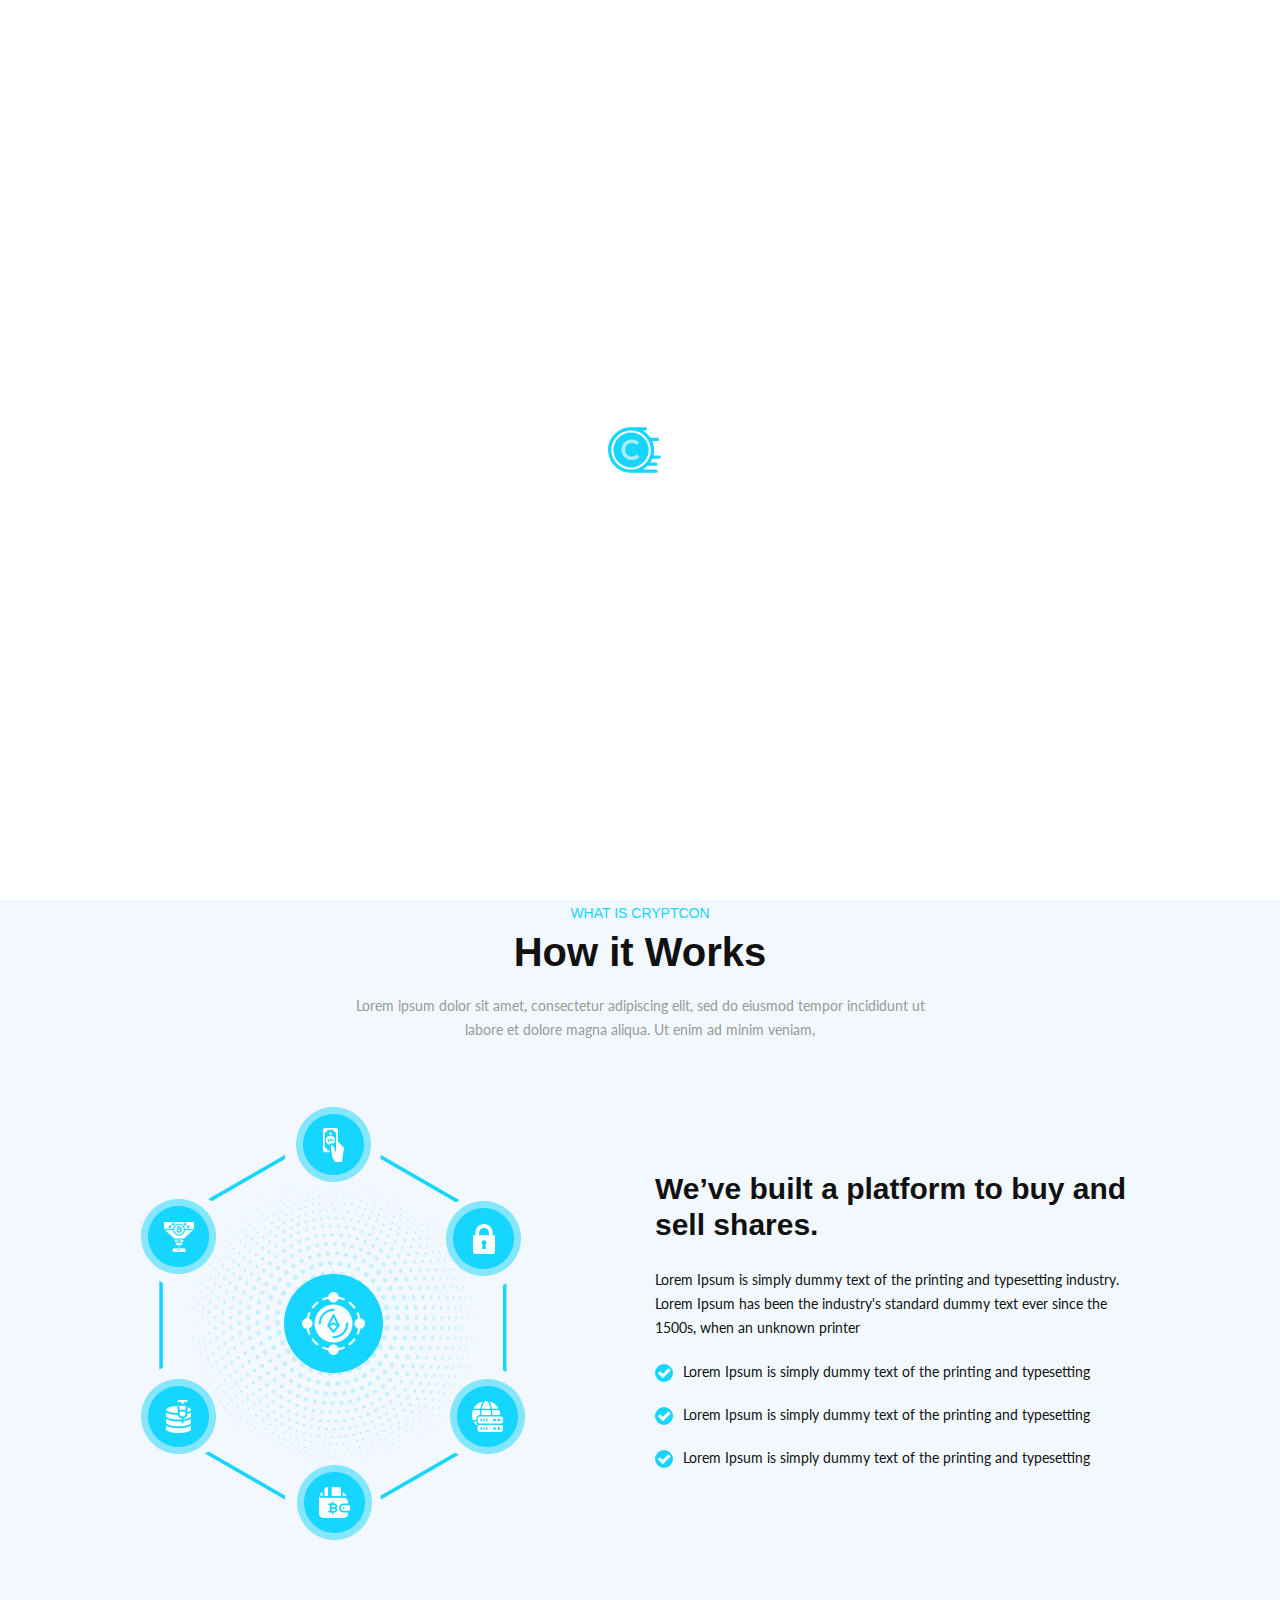
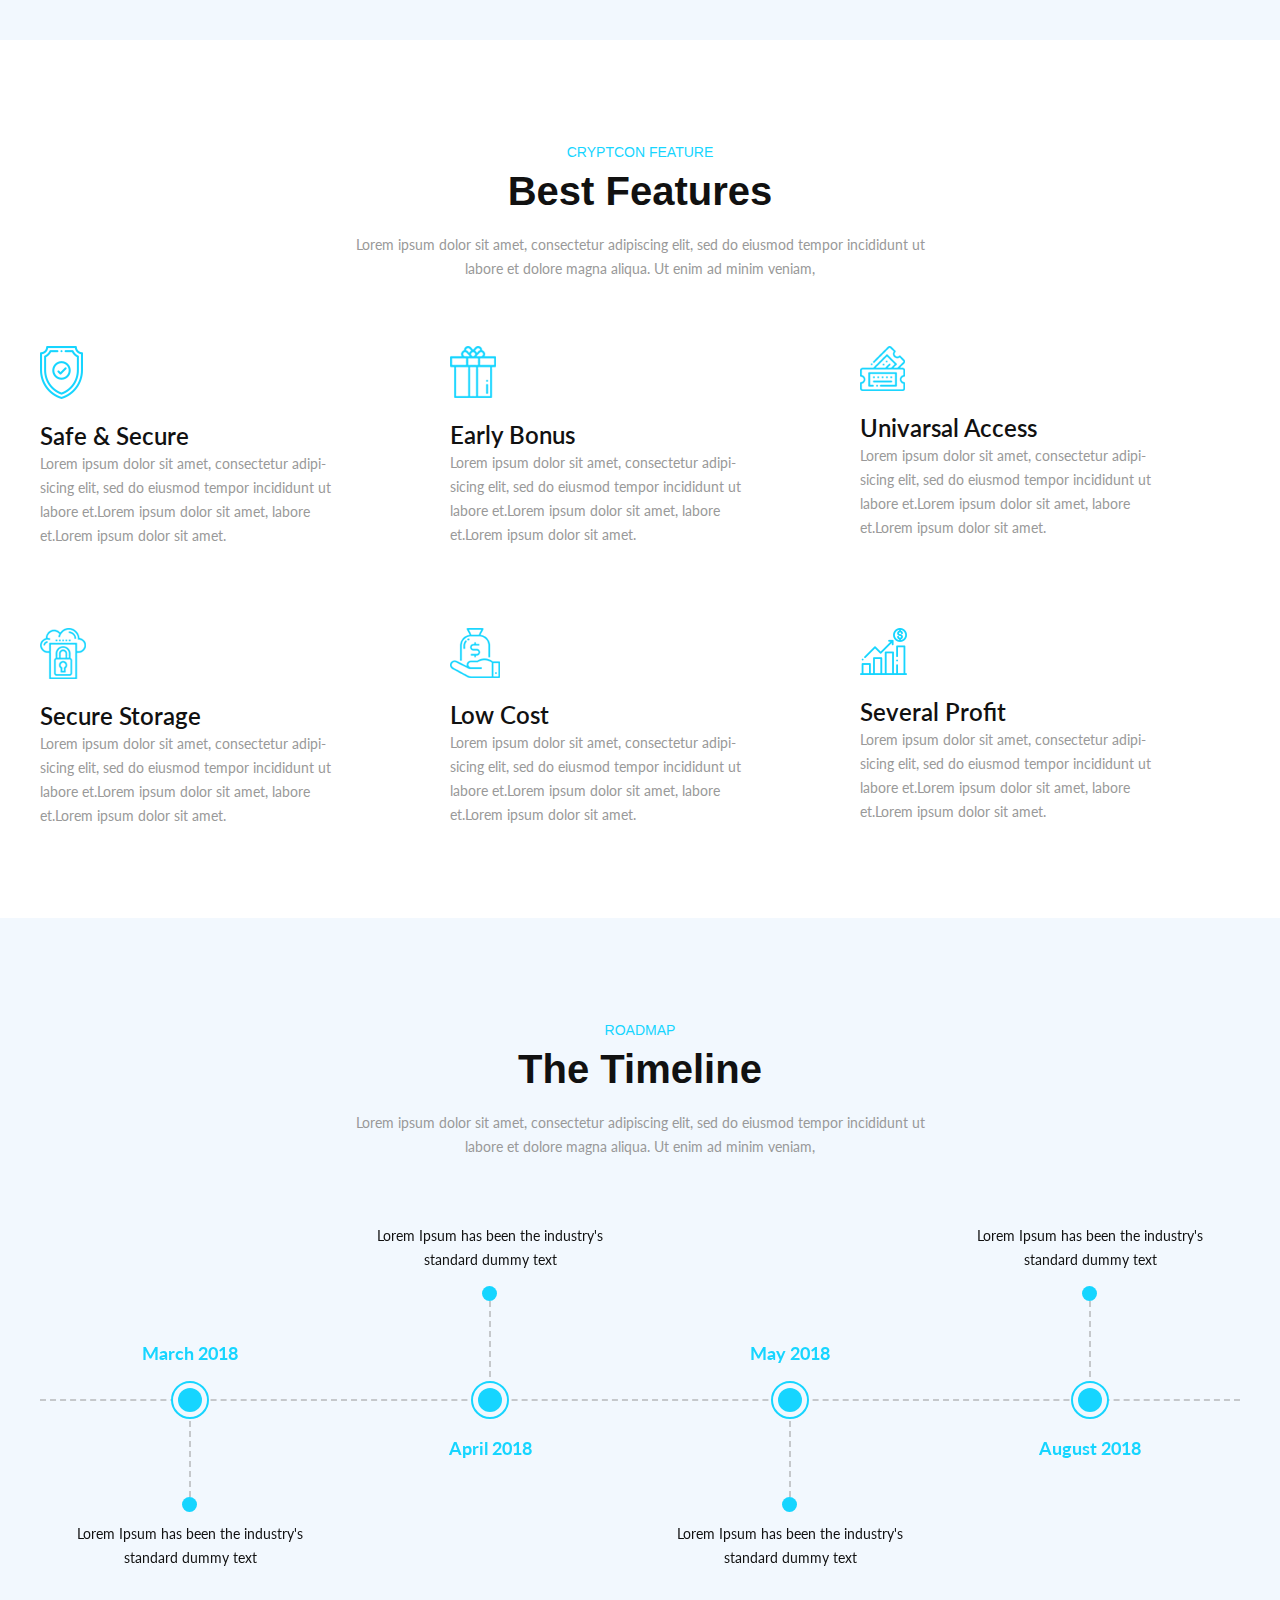
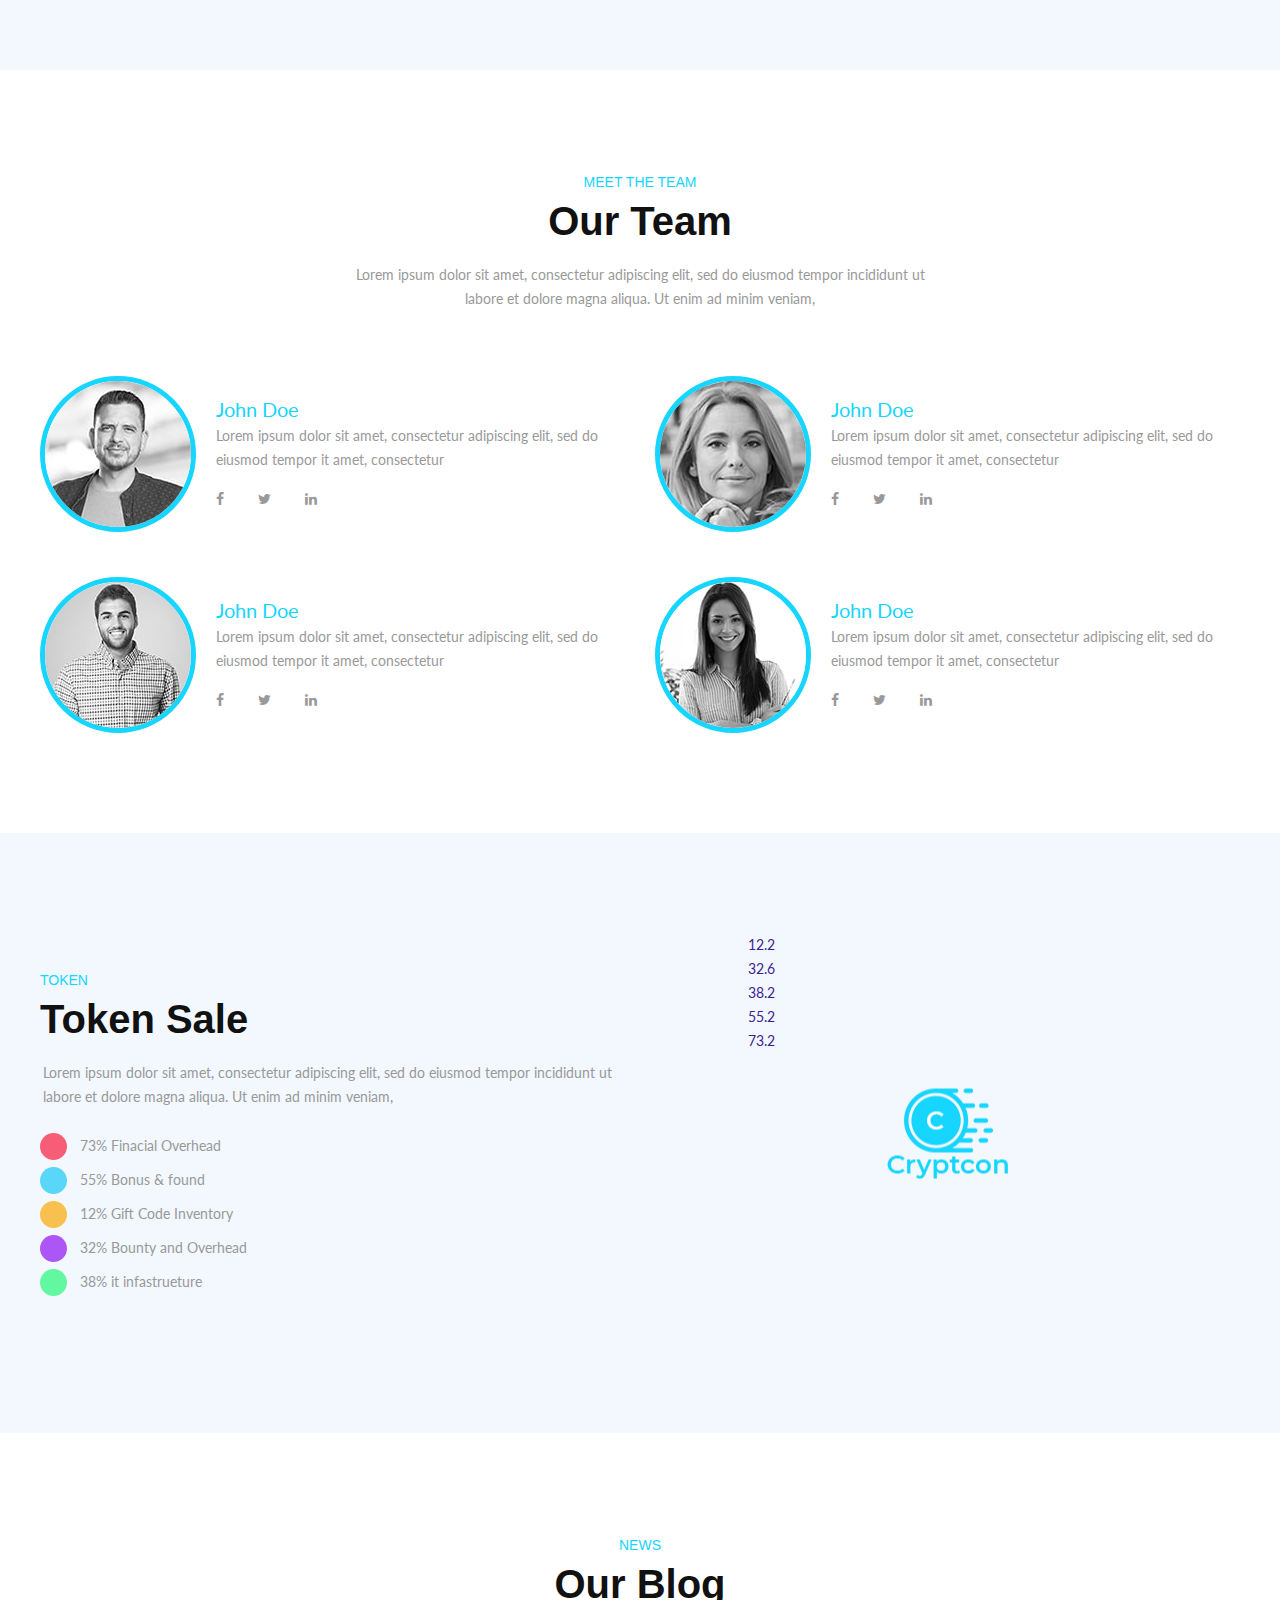
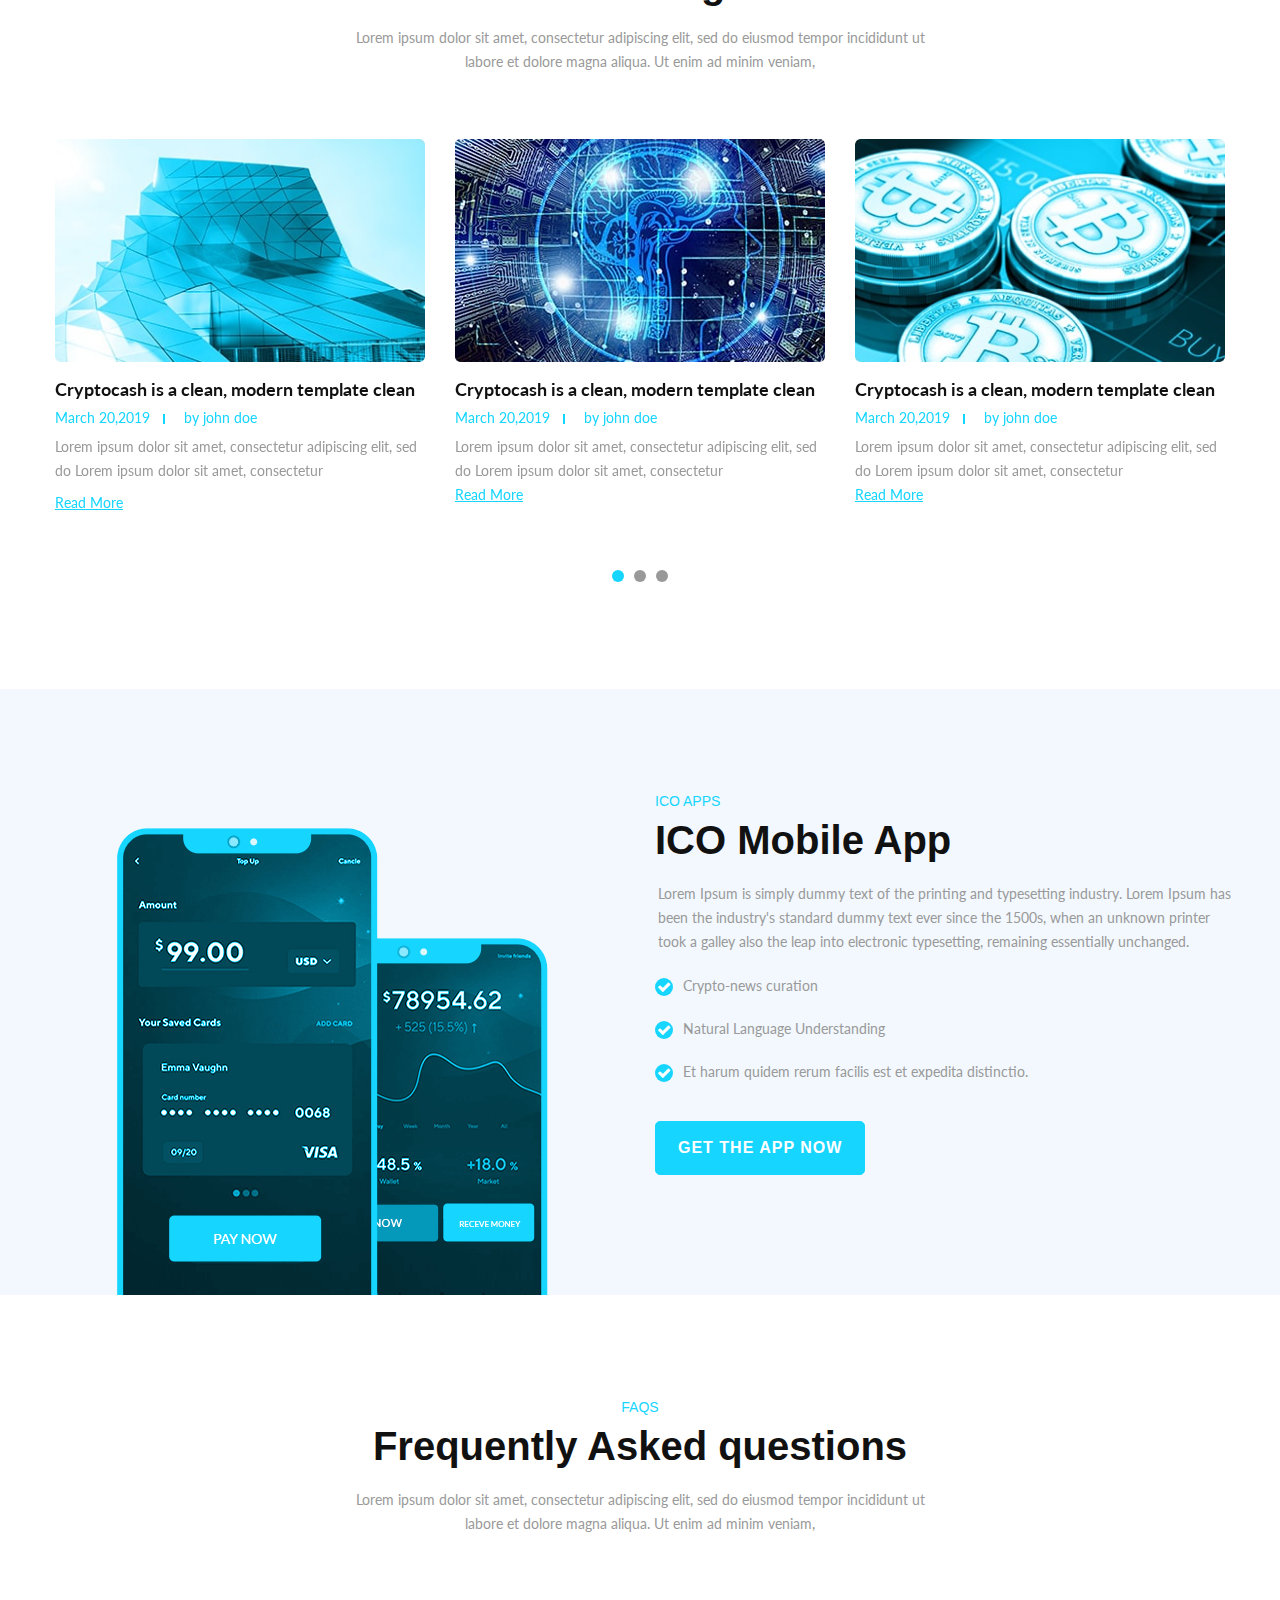
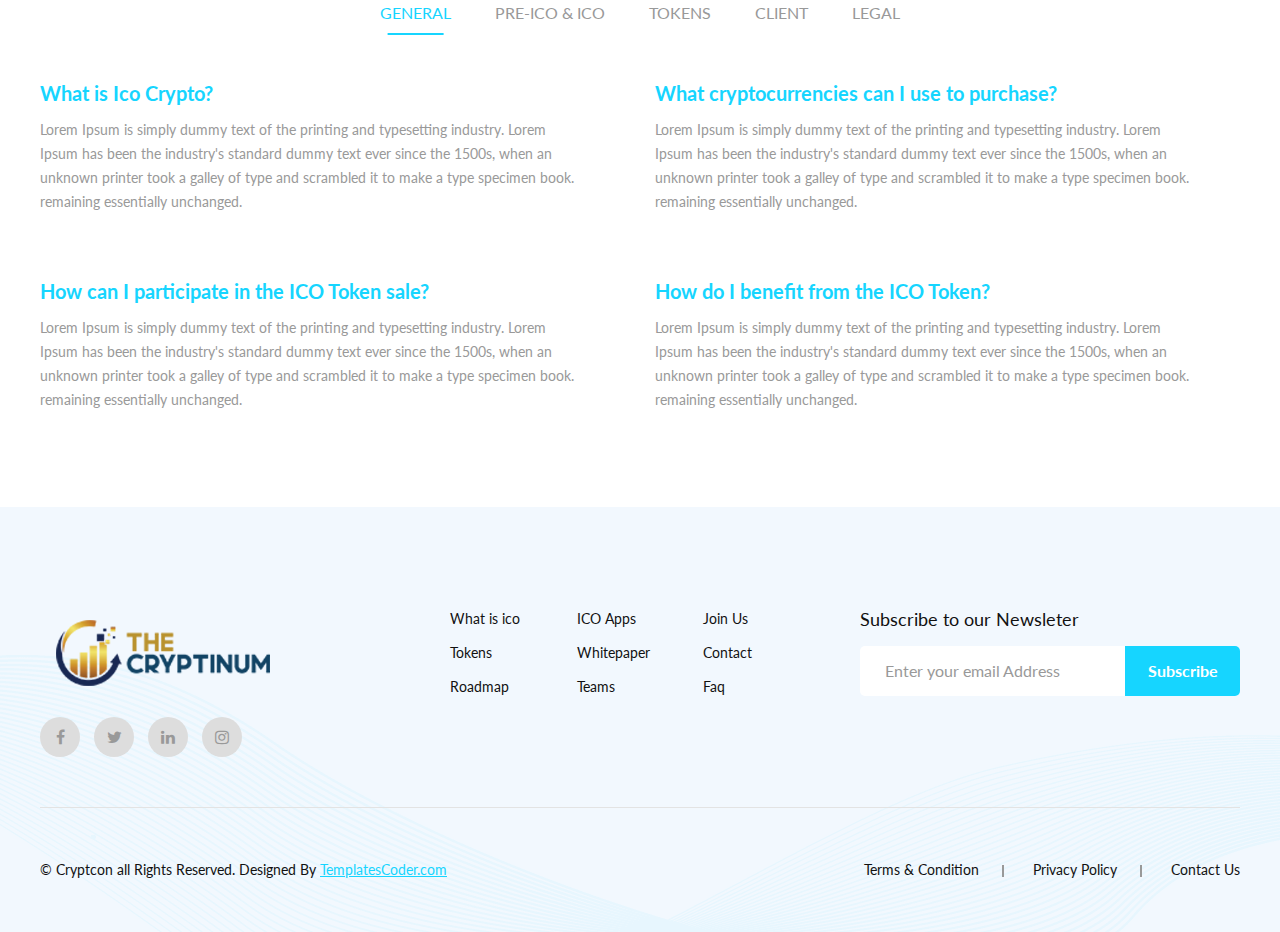
<file: result/02-Light-Theme/index.html>
<!DOCTYPE html>
<html lang="en">
	
<head>
	<!-- Basic Page Needs -->
    <meta charset="utf-8">
    <title>Cryptcon</title>

	<!-- Mobile Specific Metas -->
    <meta name="viewport" content="width=device-width, initial-scale=1, maximum-scale=1">
    <link type="image/x-icon" href="images/fav-icon.png" rel="icon">

    <!-- CSS -->
    <link rel="stylesheet" type="text/css" href="css/style.css">
    <link rel="stylesheet" type="text/css" href="css/color.css">
    <link rel="stylesheet" type="text/css" href="css/responsive.css">
	</head>
	<body>

		<!-- Start preloader -->
		<div id="preloader"></div>
		<!-- End preloader -->

		<!-- Top scroll -->
		<div class="top-scroll transition">
			<a href="#banner" class="scrollTo"><i class="fa fa-angle-up" aria-hidden="true"></i></a>
		</div>	
		<!-- Top scroll End -->
		<header class="transition">
			<div class="container">
				<div class="row flex-align">
					<div class="col-lg-4 col-md-3 col-8">
						<div class="logo">
							<a href="index.html"><img src="images/logo.png" class="transition" alt="Cryptcon"></a>
						</div>
					</div>
					<div class="col-lg-8 col-md-9 col-4 text-right">
						<div class="menu-toggle">
							<span></span>
						</div>
						<div class="menu">
							<ul class="d-inline-block">
								<li class="mega-menu">
									<span class="opener plus"></span>
									<a href="about.html">About Cryptinum</a>
								</li>
								<li class="mega-menu">
									<span class="opener plus"></span>
									<a href="about.html">Investment Plan</a>
								</li>
									<li class="mega-menu">
									<span class="opener plus"></span>
									<a href="about.html">Contact Us</a>
								</li>

							</ul>
							<div class="signin d-inline-block">
								<a href="#" class="btn">Login</a>
							</div>
						</div>
					</div>
				</div>
			</div>
		</header>

		<section class="home-banner" id="banner">
			<div class="container">
				<div class="row">
					<div class="col-lg-6 col-md-6 position-u flex-align wow fadeInLeft">
						<div class="banner-contain">
							<h1 class="banner-heading">Invest In <span>Cryptocoin</span> Way To Trade</h1>
							<p class="banner-des">Sed ut perspiciatis unde omnis iste natus error sit voluptatem accusantium doloremque laudantium, totam rem</p>
							<a href="#" class="btn">Learn more</a>
						</div>
					</div>
					<div class="col-lg-6 col-md-6 position-u wow fadeInRight">
						<div class="banner-img">
							<img src="images/about-2.png" alt="banner">
						</div>
					</div>
				</div>
			</div>
		</section>

		<section class="work-part lightskyblue ptb-100">
			<div class="container">
				<div class="row">
					<div class="col-md-12 wow fadeInUp">
						<div class="section-heading text-center pb-65">
							<label class="sub-heading">what is cryptcon</label>
							<h2 class="heading-title">How it Works</h2>
							<p class="heading-des">Lorem ipsum dolor sit amet, consectetur adipiscing elit, sed do eiusmod tempor incididunt ut labore et dolore magna aliqua. Ut enim ad minim veniam,</p>
						</div>
					</div>
				</div>
				<div class="row">
					<div class="col-md-6 text-center flex-align justify-center wow fadeInLeft">
						<div class="work-box">
							<div class="work-box-bg"></div>
							<img src="images/work-process.png" class="rotation-img" alt="Work Process">
						</div>
					</div>
					<div class="col-md-6 flex-align wow fadeInRight">
						<div class="work-box">
							<h3 class="work-process-title pb-25">We’ve built a platform to buy and sell shares.</h3>
							<p class="work-des pb-20">Lorem Ipsum is simply dummy text of the printing and typesetting industry. Lorem Ipsum has been the industry's standard dummy text ever since the 1500s, when an unknown printer </p>

							<ul class="check-list">
								<li><span><i class="fa fa-check" aria-hidden="true"></i></span> <p>Lorem Ipsum is simply dummy text of the printing and typesetting</p></li>
								<li><span><i class="fa fa-check" aria-hidden="true"></i></span> <p>Lorem Ipsum is simply dummy text of the printing and typesetting</p></li>
								<li><span><i class="fa fa-check" aria-hidden="true"></i></span> <p>Lorem Ipsum is simply dummy text of the printing and typesetting</p></li>
							</ul>
						</div>
					</div>
				</div>
			</div>
		</section>

		<section class="feature-part pt-100 pb-10">
			<div class="container">
				<div class="row">
					<div class="col-md-12 wow fadeInUp">
						<div class="section-heading text-center pb-65">
							<label class="sub-heading">cryptcon Feature</label>
							<h2 class="heading-title">Best Features</h2>
							<p class="heading-des">Lorem ipsum dolor sit amet, consectetur adipiscing elit, sed do eiusmod tempor incididunt ut labore et dolore magna aliqua. Ut enim ad minim veniam,</p>
						</div>
					</div>
				</div>
				<div class="row">
					<div class="col-md-4 wow fadeInUp pb-80">
						<div class="feature-box">
							<div class="feature-icon">
								<img src="images/feature-1.png" alt="Safe & Secure">
							</div>
							<div class="feature-contain pt-25">
								<a href="feature.html" class="feature-title pb-15">Safe & Secure</a>
								<p class="feature-des">Lorem ipsum dolor sit amet, consectetur adipi-sicing elit, sed do eiusmod tempor incididunt ut labore et.Lorem ipsum dolor sit amet, labore et.Lorem ipsum dolor sit amet. </p>
							</div>
						</div>
					</div>
					<div class="col-md-4 wow fadeInUp pb-80">
						<div class="feature-box">
							<div class="feature-icon">
								<a href="feature.html"><img src="images/feature-2.png" alt="Early Bonus"></a>
							</div>
							<div class="feature-contain pt-25">
								<a href="feature.html" class="feature-title pb-15">Early Bonus</a>
								<p class="feature-des">Lorem ipsum dolor sit amet, consectetur adipi-sicing elit, sed do eiusmod tempor incididunt ut labore et.Lorem ipsum dolor sit amet, labore et.Lorem ipsum dolor sit amet. </p>
							</div>
						</div>
					</div>
					<div class="col-md-4 wow fadeInUp pb-80">
						<div class="feature-box">
							<div class="feature-icon">
								<a href="feature.html"><img src="images/feature-3.png" alt="Univarsal Access"></a>
							</div>
							<div class="feature-contain pt-25">
								<a href="feature.html" class="feature-title pb-15">Univarsal Access</a>
								<p class="feature-des">Lorem ipsum dolor sit amet, consectetur adipi-sicing elit, sed do eiusmod tempor incididunt ut labore et.Lorem ipsum dolor sit amet, labore et.Lorem ipsum dolor sit amet. </p>
							</div>
						</div>
					</div>
					<div class="col-md-4 wow fadeInUp pb-80">
						<div class="feature-box">
							<div class="feature-icon">
								<a href="feature.html"><img src="images/feature-4.png" alt="Secure Storage"></a>
							</div>
							<div class="feature-contain pt-25">
								<a href="feature.html" class="feature-title pb-15">Secure Storage</a>
								<p class="feature-des">Lorem ipsum dolor sit amet, consectetur adipi-sicing elit, sed do eiusmod tempor incididunt ut labore et.Lorem ipsum dolor sit amet, labore et.Lorem ipsum dolor sit amet. </p>
							</div>
						</div>
					</div>
					<div class="col-md-4 wow fadeInUp pb-80">
						<div class="feature-box">
							<div class="feature-icon">
								<a href="feature.html"><img src="images/feature-5.png" alt="Low Cost"></a>
							</div>
							<div class="feature-contain pt-25">
								<a href="feature.html" class="feature-title pb-15">Low Cost</a>
								<p class="feature-des">Lorem ipsum dolor sit amet, consectetur adipi-sicing elit, sed do eiusmod tempor incididunt ut labore et.Lorem ipsum dolor sit amet, labore et.Lorem ipsum dolor sit amet. </p>
							</div>
						</div>
					</div>
					<div class="col-md-4 wow fadeInUp pb-80">
						<div class="feature-box">
							<div class="feature-icon">
								<a href="feature.html"><img src="images/feature-6.png" alt="Several Profit"></a>
							</div>
							<div class="feature-contain pt-25">
								<a href="feature.html" class="feature-title pb-15">Several Profit</a>
								<p class="feature-des">Lorem ipsum dolor sit amet, consectetur adipi-sicing elit, sed do eiusmod tempor incididunt ut labore et.Lorem ipsum dolor sit amet, labore et.Lorem ipsum dolor sit amet. </p>
							</div>
						</div>
					</div>
				</div>
			</div>
		</section>

		<section class="timeline lightskyblue ptb-100">
			<div class="container">
				<div class="row">
					<div class="col-md-12 wow fadeInUp">
						<div class="section-heading text-center pb-65">
							<label class="sub-heading">roadmap</label>
							<h2 class="heading-title">The Timeline</h2>
							<p class="heading-des">Lorem ipsum dolor sit amet, consectetur adipiscing elit, sed do eiusmod tempor incididunt ut labore et dolore magna aliqua. Ut enim ad minim veniam,</p>
						</div>
					</div>
				</div>
				<div class="main-roadmap">
					<div class="row">
						<div class="col-md-12">
							<div class="h-border wow fadeInLeft"></div>
						</div>
					</div>
					<div class="row">
						<div class="col-md-12">
							<div class="roadmap-slider owl-carousel">
								<div class="roadmap wow fadeInLeft">
									<div class="roadmap-box text-center">
										<div class="date-title">March 2018</div>
										<div class="map-graphic">
											<div class="small-round"><span></span></div>
											<div class="v-row"></div>
										</div>
										<div class="roadmap-detail-box">
											<p>Lorem Ipsum has been the industry's standard dummy text </p>
										</div>
									</div>
								</div>
								<div class="roadmap wow fadeInLeft">
									<div class="roadmap-box text-center">
										<div class="date-title">April 2018</div>
										<div class="map-graphic">
											<div class="small-round"><span></span></div>
											<div class="v-row"></div>
										</div>
										<div class="roadmap-detail-box">
											<p>Lorem Ipsum has been the industry's standard dummy text </p>
										</div>
									</div>
								</div>
								<div class="roadmap wow fadeInLeft">
									<div class="roadmap-box text-center">
										<div class="date-title">May 2018</div>
										<div class="map-graphic">
											<div class="small-round"><span></span></div>
											<div class="v-row"></div>
										</div>
										<div class="roadmap-detail-box">
											<p>Lorem Ipsum has been the industry's standard dummy text </p>
										</div>
									</div>
								</div>
								<div class="roadmap wow fadeInLeft">
									<div class="roadmap-box text-center">
										<div class="date-title">August 2018</div>
										<div class="map-graphic">
											<div class="small-round"><span></span></div>
											<div class="v-row"></div>
										</div>
										<div class="roadmap-detail-box">
											<p>Lorem Ipsum has been the industry's standard dummy text </p>
										</div>
									</div>
								</div>
							</div>
						</div>
					</div>
				</div>
			</div>
		</section>

		<section class="team-part pt-100 pb-55">
			<div class="container">
				<div class="row">
					<div class="col-md-12 wow fadeInUp">
						<div class="section-heading text-center pb-65">
							<label class="sub-heading">meet the team</label>
							<h2 class="heading-title">Our Team</h2>
							<p class="heading-des">Lorem ipsum dolor sit amet, consectetur adipiscing elit, sed do eiusmod tempor incididunt ut labore et dolore magna aliqua. Ut enim ad minim veniam,</p>
						</div>
					</div>
				</div>
				<div class="row">
					<div class="col-md-6 wow fadeInLeft pb-45">
						<div class="team-box flex-align">
							<div class="team-img">
								<a href="team.html"><img src="images/team-1.jpg" alt="team member"></a>
							</div>
							<div class="team-des">
								<a href="team.html" class="member-name">John Doe</a>
								<p class="member-des">Lorem ipsum dolor sit amet, consectetur adipiscing elit, sed do eiusmod tempor it amet, consectetur</p>
								<ul class="pt-15">
									<li><a href="#"><i class="fa fa-facebook" aria-hidden="true"></i></a></li>
									<li><a href="#"><i class="fa fa-twitter" aria-hidden="true"></i></a></li>
									<li><a href="#"><i class="fa fa-linkedin" aria-hidden="true"></i></a></li>
								</ul>
							</div>
						</div>
					</div>
					<div class="col-md-6 pb-45 wow fadeInRight">
						<div class="team-box flex-align">
							<div class="team-img">
								<a href="team.html"><img src="images/team-2.jpg" alt="team member"></a>
							</div>
							<div class="team-des">
								<a href="team.html" class="member-name">John Doe</a>
								<p class="member-des">Lorem ipsum dolor sit amet, consectetur adipiscing elit, sed do eiusmod tempor it amet, consectetur</p>
								<ul class="pt-15">
									<li><a href="#"><i class="fa fa-facebook" aria-hidden="true"></i></a></li>
									<li><a href="#"><i class="fa fa-twitter" aria-hidden="true"></i></a></li>
									<li><a href="#"><i class="fa fa-linkedin" aria-hidden="true"></i></a></li>
								</ul>
							</div>
						</div>
					</div>
					<div class="col-md-6 wow fadeInLeft pb-45">
						<div class="team-box flex-align">
							<div class="team-img">
								<a href="team.html"><img src="images/team-3.jpg" alt="team member"></a>
							</div>
							<div class="team-des">
								<a href="team.html" class="member-name">John Doe</a>
								<p class="member-des">Lorem ipsum dolor sit amet, consectetur adipiscing elit, sed do eiusmod tempor it amet, consectetur</p>
								<ul class="pt-15">
									<li><a href="#"><i class="fa fa-facebook" aria-hidden="true"></i></a></li>
									<li><a href="#"><i class="fa fa-twitter" aria-hidden="true"></i></a></li>
									<li><a href="#"><i class="fa fa-linkedin" aria-hidden="true"></i></a></li>
								</ul>
							</div>
						</div>
					</div>
					<div class="col-md-6 pb-45 wow fadeInRight">
						<div class="team-box flex-align">
							<div class="team-img">
								<a href="team.html"><img src="images/team-4.jpg" alt="team member"></a>
							</div>
							<div class="team-des">
								<a href="team.html" class="member-name">John Doe</a>
								<p class="member-des">Lorem ipsum dolor sit amet, consectetur adipiscing elit, sed do eiusmod tempor it amet, consectetur</p>
								<ul class="pt-15">
									<li><a href="#"><i class="fa fa-facebook" aria-hidden="true"></i></a></li>
									<li><a href="#"><i class="fa fa-twitter" aria-hidden="true"></i></a></li>
									<li><a href="#"><i class="fa fa-linkedin" aria-hidden="true"></i></a></li>
								</ul>
							</div>
						</div>
					</div>
				</div>
			</div>
		</section>

		<section id="tokensale-part" class="token-sale parallax lightskyblue ptb-100">
			<div class="container">
				<div class="row">
					<div class="col-lg-6 wow fadeInLeft flex-align">
						<div class="w-100">
							<div class="section-heading pb-20">
								<label class="sub-heading">token</label>
								<h2 class="heading-title">Token Sale</h2>
								<p class="heading-des">Lorem ipsum dolor sit amet, consectetur adipiscing elit, sed do eiusmod tempor incididunt ut labore et dolore magna aliqua. Ut enim ad minim veniam,</p>
							</div>
							<div class="token-graphic-detail">
								<ul>
									<li class="color-code-1">73% Finacial Overhead</li>
									<li class="color-code-2">55% Bonus & found</li>
									<li class="color-code-3">12% Gift Code Inventory</li>
									<li class="color-code-4">32% Bounty and Overhead</li>
									<li class="color-code-5">38% it infastrueture</li>
								</ul>
							</div>
						</div>
					</div>
					<div class="col-lg-6 flex-align justify-center-r">
						<div class="token-graph w-100">
							<div class='donut'>
						        <div data-lcolor="#f8c04e">12.2</div>
						        <div data-lcolor="#ac56f7">32.6</div>
						        <div data-lcolor="#61f89f">38.2</div>
						        <div data-lcolor="#5ad6f8">55.2</div>
						        <div data-lcolor="#f85d77">73.2</div>
						    </div>
					        <div class="graph-logo">
					        	<img src="images/graph-logo.png" alt="cryptoz">
					        </div>
						</div>
					</div>
				</div>
			</div>
		</section>

		<section class="blog-part ptb-100">
			<div class="container">
				<div class="row">
					<div class="col-md-12 wow fadeInUp">
						<div class="section-heading text-center pb-65">
							<label class="sub-heading">news</label>
							<h2 class="heading-title">Our Blog</h2>
							<p class="heading-des">Lorem ipsum dolor sit amet, consectetur adipiscing elit, sed do eiusmod tempor incididunt ut labore et dolore magna aliqua. Ut enim ad minim veniam,</p>
						</div>
					</div>
				</div>
				<div class="blog-slider owl-carousel">
					<div class="blog-box wow fadeInUp">
						<div class="blog-img mb-15">
							<a href="blog-detail.html"><img src="images/blog-1.jpg" alt="blog"></a>
						</div>
						<div class="blog-des-box">
							<a href="blog-detail.html" class="blog-title">Cryptocash is a clean, modern template clean</a>
							<ul class="blog-date">
								<li>March 20,2019</li>
								<li>by john doe</li>
							</ul>
							<p class="blog-des">Lorem ipsum dolor sit amet, consectetur adipiscing elit, sed do Lorem ipsum dolor sit amet, consectetur </p>
							<a href="blog-detail.html" class="read-more">Read More</a>
						</div>
					</div>
					<div class="blog-box wow fadeInUp">
						<div class="blog-img mb-15">
							<a href="blog-detail.html"><img src="images/blog-2.jpg" alt="blog"></a>
						</div>
						<div class="blog-des-box">
							<a href="blog-detail.html" class="blog-title">Cryptocash is a clean, modern template clean</a>
							<ul class="blog-date">
								<li>March 20,2019</li>
								<li>by john doe</li>
							</ul>
							<p>Lorem ipsum dolor sit amet, consectetur adipiscing elit, sed do Lorem ipsum dolor sit amet, consectetur </p>
							<a href="blog-detail.html" class="read-more">Read More</a>
						</div>
					</div>
					<div class="blog-box wow fadeInUp">
						<div class="blog-img mb-15">
							<a href="blog-detail.html"><img src="images/blog-3.jpg" alt="blog"></a>
						</div>
						<div class="blog-des-box">
							<a href="blog-detail.html" class="blog-title">Cryptocash is a clean, modern template clean</a>
							<ul class="blog-date">
								<li>March 20,2019</li>
								<li>by john doe</li>
							</ul>
							<p>Lorem ipsum dolor sit amet, consectetur adipiscing elit, sed do Lorem ipsum dolor sit amet, consectetur </p>
							<a href="blog-detail.html" class="read-more">Read More</a>
						</div>
					</div>
					<div class="blog-box wow fadeInUp">
						<div class="blog-img mb-15">
							<a href="blog-detail.html"><img src="images/blog-1.jpg" alt="blog"></a>
						</div>
						<div class="blog-des-box">
							<a href="blog-detail.html" class="blog-title">Cryptocash is a clean, modern template clean</a>
							<ul class="blog-date">
								<li>March 20,2019</li>
								<li>by john doe</li>
							</ul>
							<p class="blog-des">Lorem ipsum dolor sit amet, consectetur adipiscing elit, sed do Lorem ipsum dolor sit amet, consectetur </p>
							<a href="blog-detail.html" class="read-more">Read More</a>
						</div>
					</div>
					<div class="blog-box wow fadeInUp">
						<div class="blog-img mb-15">
							<a href="blog-detail.html"><img src="images/blog-2.jpg" alt="blog"></a>
						</div>
						<div class="blog-des-box">
							<a href="blog-detail.html" class="blog-title">Cryptocash is a clean, modern template clean</a>
							<ul class="blog-date">
								<li>March 20,2019</li>
								<li>by john doe</li>
							</ul>
							<p>Lorem ipsum dolor sit amet, consectetur adipiscing elit, sed do Lorem ipsum dolor sit amet, consectetur </p>
							<a href="blog-detail.html" class="read-more">Read More</a>
						</div>
					</div>
					<div class="blog-box wow fadeInUp">
						<div class="blog-img mb-15">
							<a href="blog-detail.html"><img src="images/blog-3.jpg" alt="blog"></a>
						</div>
						<div class="blog-des-box">
							<a href="blog-detail.html" class="blog-title">Cryptocash is a clean, modern template clean</a>
							<ul class="blog-date">
								<li>March 20,2019</li>
								<li>by john doe</li>
							</ul>
							<p>Lorem ipsum dolor sit amet, consectetur adipiscing elit, sed do Lorem ipsum dolor sit amet, consectetur </p>
							<a href="blog-detail.html" class="read-more">Read More</a>
						</div>
					</div>
					<div class="blog-box wow fadeInUp">
						<div class="blog-img mb-15">
							<a href="blog-detail.html"><img src="images/blog-1.jpg" alt="blog"></a>
						</div>
						<div class="blog-des-box">
							<a href="blog-detail.html" class="blog-title">Cryptocash is a clean, modern template clean</a>
							<ul class="blog-date">
								<li>March 20,2019</li>
								<li>by john doe</li>
							</ul>
							<p class="blog-des">Lorem ipsum dolor sit amet, consectetur adipiscing elit, sed do Lorem ipsum dolor sit amet, consectetur </p>
							<a href="blog-detail.html" class="read-more">Read More</a>
						</div>
					</div>
					<div class="blog-box wow fadeInUp">
						<div class="blog-img mb-15">
							<a href="blog-detail.html"><img src="images/blog-2.jpg" alt="blog"></a>
						</div>
						<div class="blog-des-box">
							<a href="blog-detail.html" class="blog-title">Cryptocash is a clean, modern template clean</a>
							<ul class="blog-date">
								<li>March 20,2019</li>
								<li>by john doe</li>
							</ul>
							<p>Lorem ipsum dolor sit amet, consectetur adipiscing elit, sed do Lorem ipsum dolor sit amet, consectetur </p>
							<a href="blog-detail.html" class="read-more">Read More</a>
						</div>
					</div>
					<div class="blog-box wow fadeInUp">
						<div class="blog-img mb-15">
							<a href="blog-detail.html"><img src="images/blog-3.jpg" alt="blog"></a>
						</div>
						<div class="blog-des-box">
							<a href="blog-detail.html" class="blog-title">Cryptocash is a clean, modern template clean</a>
							<ul class="blog-date">
								<li>March 20,2019</li>
								<li>by john doe</li>
							</ul>
							<p>Lorem ipsum dolor sit amet, consectetur adipiscing elit, sed do Lorem ipsum dolor sit amet, consectetur </p>
							<a href="blog-detail.html" class="read-more">Read More</a>
						</div>
					</div>
				</div>
			</div>
		</section>

		<section class="ico-apps parallax-2 lightskyblue pt-100">
			<div class="container">
				<div class="row">
					<div class="col-lg-6 wow fadeInLeft flex-bottom order-r-2">
						<div class="ico-apps-img w-100 text-center">
							<img src="images/ico-img.png" alt="mobile apps">
						</div>
					</div>
					<div class="col-lg-6 wow fadeInRight pb-100 order-r-1">
						<div class="section-heading pb-20">
							<label class="sub-heading">ico apps</label>
							<h2 class="heading-title">ICO Mobile App</h2>
							<p class="heading-des pb-20">Lorem Ipsum is simply dummy text of the printing and typesetting industry. Lorem Ipsum has been the industry's standard dummy text ever since the 1500s, when an unknown printer took a galley  also the leap into electronic typesetting, remaining essentially unchanged. </p>

							<ul class="check-list mb-30">
								<li><span><i class="fa fa-check" aria-hidden="true"></i></span> <p>Crypto-news curation</p></li>
								<li><span><i class="fa fa-check" aria-hidden="true"></i></span> <p>Natural Language Understanding</p></li>
								<li><span><i class="fa fa-check" aria-hidden="true"></i></span> <p>Et harum quidem rerum facilis est et expedita distinctio.</p></li>
							</ul>
							<a href="#" class="btn">get the app now</a>
						</div>
					</div>
				</div>
			</div>
		</section>

		<section class="faq-part pt-100">
			<div class="container">
				<div class="row">
					<div class="col-md-12 wow fadeInUp">
						<div class="section-heading text-center pb-65">
							<label class="sub-heading">Faqs</label>
							<h2 class="heading-title">Frequently Asked questions</h2>
							<p class="heading-des">Lorem ipsum dolor sit amet, consectetur adipiscing elit, sed do eiusmod tempor incididunt ut labore et dolore magna aliqua. Ut enim ad minim veniam,</p>
						</div>
					</div>
				</div>
				<div class="row">
					<div class="col-md-12 wow fadeInUp">
						<ul class="nav nav-tabs Frequently-tabs pb-55" id="myTab" role="tablist">
							<li>
							    <a class="active" data-toggle="tab" href="#general" role="tab">general</a>
							</li>
							<li>
							    <a data-toggle="tab" href="#ico" role="tab" >pre-ico & ico</a>
							</li>
							<li>
							    <a data-toggle="tab" href="#Tokens" role="tab">Tokens</a>
							</li>
							<li>
							    <a data-toggle="tab" href="#client" role="tab">client</a>
							</li>
							<li>
							    <a data-toggle="tab" href="#legal" role="tab">legal</a>
							</li>
						</ul>
					</div>
				</div>
				<div class="row">
					<div class="col-md-12 wow fadeInUp">
						<div class="tab-content" id="myTabContent">
						  	<div class="tab-pane fade show active" id="general" role="tabpanel">
						  		<div class="row">
						  			<div class="col-md-6 pb-65">
						  				<div class="faq-tab">
						  					<a href="faq.html" class="qus-title">What is Ico Crypto?</a>
						  					<p class="qus-des pt-10">Lorem Ipsum is simply dummy text of the printing and typesetting industry. Lorem Ipsum has been the industry's standard dummy text ever since the 1500s, when an unknown printer took a galley of type and scrambled it to make a type specimen book. remaining essentially unchanged.</p>
						  				</div>
						  			</div>
						  			<div class="col-md-6 pb-65">
						  				<div class="faq-tab">
						  					<a href="faq.html" class="qus-title">What cryptocurrencies can I use to purchase? </a>
						  					<p class="qus-des pt-10">Lorem Ipsum is simply dummy text of the printing and typesetting industry. Lorem Ipsum has been the industry's standard dummy text ever since the 1500s, when an unknown printer took a galley of type and scrambled it to make a type specimen book. remaining essentially unchanged.</p>
						  				</div>
						  			</div>
						  			<div class="col-md-6 pb-65">
						  				<div class="faq-tab">
						  					<a href="faq.html" class="qus-title">How can I participate in the ICO Token sale?</a>
						  					<p class="qus-des pt-10">Lorem Ipsum is simply dummy text of the printing and typesetting industry. Lorem Ipsum has been the industry's standard dummy text ever since the 1500s, when an unknown printer took a galley of type and scrambled it to make a type specimen book. remaining essentially unchanged.</p>
						  				</div>
						  			</div>
						  			<div class="col-md-6 pb-65">
						  				<div class="faq-tab">
						  					<a href="faq.html" class="qus-title">How do I benefit from the ICO Token?</a>
						  					<p class="qus-des pt-10">Lorem Ipsum is simply dummy text of the printing and typesetting industry. Lorem Ipsum has been the industry's standard dummy text ever since the 1500s, when an unknown printer took a galley of type and scrambled it to make a type specimen book. remaining essentially unchanged.</p>
						  				</div>
						  			</div>
						  		</div>
						  	</div>
						  	<div class="tab-pane fade" id="ico" role="tabpanel">
						  		<div class="row">
						  			<div class="col-md-6 pb-65">
						  				<div class="faq-tab">
						  					<a href="faq.html" class="qus-title">How can I participate in the ICO Token sale?</a>
						  					<p class="qus-des pt-10">Lorem Ipsum is simply dummy text of the printing and typesetting industry. Lorem Ipsum has been the industry's standard dummy text ever since the 1500s, when an unknown printer took a galley of type and scrambled it to make a type specimen book. remaining essentially unchanged.</p>
						  				</div>
						  			</div>
						  			<div class="col-md-6 pb-65">
						  				<div class="faq-tab">
						  					<a href="faq.html" class="qus-title">What is Ico Crypto?</a>
						  					<p class="qus-des pt-10">Lorem Ipsum is simply dummy text of the printing and typesetting industry. Lorem Ipsum has been the industry's standard dummy text ever since the 1500s, when an unknown printer took a galley of type and scrambled it to make a type specimen book. remaining essentially unchanged.</p>
						  				</div>
						  			</div>
						  			<div class="col-md-6 pb-65">
						  				<div class="faq-tab">
						  					<a href="faq.html" class="qus-title">What cryptocurrencies can I use to purchase? </a>
						  					<p class="qus-des pt-10">Lorem Ipsum is simply dummy text of the printing and typesetting industry. Lorem Ipsum has been the industry's standard dummy text ever since the 1500s, when an unknown printer took a galley of type and scrambled it to make a type specimen book. remaining essentially unchanged.</p>
						  				</div>
						  			</div>
						  		</div>
						  	</div>
						  	<div class="tab-pane fade" id="Tokens" role="tabpanel">
						  		<div class="row">
						  			<div class="col-md-6 pb-65">
						  				<div class="faq-tab">
						  					<a href="faq.html" class="qus-title">How can I participate in the ICO Token sale?</a>
						  					<p class="qus-des pt-10">Lorem Ipsum is simply dummy text of the printing and typesetting industry. Lorem Ipsum has been the industry's standard dummy text ever since the 1500s, when an unknown printer took a galley of type and scrambled it to make a type specimen book. remaining essentially unchanged.</p>
						  				</div>
						  			</div>
						  			<div class="col-md-6 pb-65">
						  				<div class="faq-tab">
						  					<a href="faq.html" class="qus-title">What cryptocurrencies can I use to purchase? </a>
						  					<p class="qus-des pt-10">Lorem Ipsum is simply dummy text of the printing and typesetting industry. Lorem Ipsum has been the industry's standard dummy text ever since the 1500s, when an unknown printer took a galley of type and scrambled it to make a type specimen book. remaining essentially unchanged.</p>
						  				</div>
						  			</div>
						  			<div class="col-md-6 pb-65">
						  				<div class="faq-tab">
						  					<a href="faq.html" class="qus-title">What is Ico Crypto?</a>
						  					<p class="qus-des pt-10">Lorem Ipsum is simply dummy text of the printing and typesetting industry. Lorem Ipsum has been the industry's standard dummy text ever since the 1500s, when an unknown printer took a galley of type and scrambled it to make a type specimen book. remaining essentially unchanged.</p>
						  				</div>
						  			</div>
						  		</div>
						  	</div>
						  	<div class="tab-pane fade" id="client" role="tabpanel">
						  		<div class="row">
						  			<div class="col-md-6 pb-65">
						  				<div class="faq-tab">
						  					<a href="faq.html" class="qus-title">How can I participate in the ICO Token sale?</a>
						  					<p class="qus-des pt-10">Lorem Ipsum is simply dummy text of the printing and typesetting industry. Lorem Ipsum has been the industry's standard dummy text ever since the 1500s, when an unknown printer took a galley of type and scrambled it to make a type specimen book. remaining essentially unchanged.</p>
						  				</div>
						  			</div>
						  			<div class="col-md-6 pb-65">
						  				<div class="faq-tab">
						  					<a href="faq.html" class="qus-title">What cryptocurrencies can I use to purchase? </a>
						  					<p class="qus-des pt-10">Lorem Ipsum is simply dummy text of the printing and typesetting industry. Lorem Ipsum has been the industry's standard dummy text ever since the 1500s, when an unknown printer took a galley of type and scrambled it to make a type specimen book. remaining essentially unchanged.</p>
						  				</div>
						  			</div>
						  			<div class="col-md-6 pb-65">
						  				<div class="faq-tab">
						  					<a href="faq.html" class="qus-title">How do I benefit from the ICO Token?</a>
						  					<p class="qus-des pt-10">Lorem Ipsum is simply dummy text of the printing and typesetting industry. Lorem Ipsum has been the industry's standard dummy text ever since the 1500s, when an unknown printer took a galley of type and scrambled it to make a type specimen book. remaining essentially unchanged.</p>
						  				</div>
						  			</div>
						  			<div class="col-md-6 pb-65">
						  				<div class="faq-tab">
						  					<a href="faq.html" class="qus-title">What is Ico Crypto?</a>
						  					<p class="qus-des pt-10">Lorem Ipsum is simply dummy text of the printing and typesetting industry. Lorem Ipsum has been the industry's standard dummy text ever since the 1500s, when an unknown printer took a galley of type and scrambled it to make a type specimen book. remaining essentially unchanged.</p>
						  				</div>
						  			</div>
						  		</div>
						  	</div>
						  	<div class="tab-pane fade" id="legal" role="tabpanel">
						  		<div class="row">
						  			<div class="col-md-6 pb-65">
						  				<div class="faq-tab">
						  					<a href="faq.html" class="qus-title">What cryptocurrencies can I use to purchase? </a>
						  					<p class="qus-des pt-10">Lorem Ipsum is simply dummy text of the printing and typesetting industry. Lorem Ipsum has been the industry's standard dummy text ever since the 1500s, when an unknown printer took a galley of type and scrambled it to make a type specimen book. remaining essentially unchanged.</p>
						  				</div>
						  			</div>
						  			<div class="col-md-6 pb-65">
						  				<div class="faq-tab">
						  					<a href="faq.html" class="qus-title">How do I benefit from the ICO Token?</a>
						  					<p class="qus-des pt-10">Lorem Ipsum is simply dummy text of the printing and typesetting industry. Lorem Ipsum has been the industry's standard dummy text ever since the 1500s, when an unknown printer took a galley of type and scrambled it to make a type specimen book. remaining essentially unchanged.</p>
						  				</div>
						  			</div>
						  			<div class="col-md-6 pb-65">
						  				<div class="faq-tab">
						  					<a href="faq.html" class="qus-title">What is Ico Crypto?</a>
						  					<p class="qus-des pt-10">Lorem Ipsum is simply dummy text of the printing and typesetting industry. Lorem Ipsum has been the industry's standard dummy text ever since the 1500s, when an unknown printer took a galley of type and scrambled it to make a type specimen book. remaining essentially unchanged.</p>
						  				</div>
						  			</div>
						  		</div>
						  	</div>
						</div>
					</div>
				</div>
			</div>	
		</section>

		<footer class="bg-pattern lightskyblue ptb-100">
			<div class="container">
				<div class="footer">
					<div class="row">
						<div class="col-lg-4 col-md-6">
							<div class="footer-logo pb-25">
							<a href="index-2.html"><img src="images/logo.png" alt="Cryptcon"></a>
						</div>
							<div class="footer-icon">
								<ul>
									<li><a href="#"><i class="fa fa-facebook" aria-hidden="true"></i></a></li>
									<li><a href="#"><i class="fa fa-twitter" aria-hidden="true"></i></a></li>
									<li><a href="#"><i class="fa fa-linkedin" aria-hidden="true"></i></a></li>
									<li><a href="#"><i class="fa fa-instagram" aria-hidden="true"></i></a></li>
								</ul>
							</div>
						</div>
						<div class="col-lg-4 col-md-6">
							<div class="footer-link">
								<ul>
									<li><a href="#">What is ico</a></li>
									<li><a href="#">ICO Apps</a></li>
									<li><a href="#">Join Us</a></li>
									<li><a href="token-sale.html">Tokens</a></li>
									<li><a href="#">Whitepaper</a></li>
									<li><a href="contact.html">Contact</a></li>
									<li><a href="roadmap.html">Roadmap</a></li>
									<li><a href="team.html">Teams</a></li>
									<li><a href="faq.html">Faq</a></li>
								</ul>
							</div>
						</div>
						<div class="col-lg-4 col-md-6">
							<div class="subscribe">
								<div class="form-group">
								    <label>Subscribe to our Newsleter</label>
								    <input type="email" class="form-control" placeholder="Enter your email Address">
								    <input type="submit" name="submit" value="Subscribe" class="submit">
								</div>
							</div>
						</div>
					</div>
				</div>
				<div class="copyright">
					<div class="row">
						<div class="col-lg-6">
							<p>© Cryptcon all Rights Reserved. Designed By <a href="https://templatescoder.com/">TemplatesCoder.com</a></p>
						</div>
						<div class="col-lg-6">
							<ul>
								<li><a href="#">Terms & Condition</a></li>
								<li><a href="#">Privacy Policy</a></li>
								<li><a href="contact.html">Contact Us</a></li>
							</ul>
						</div>
					</div>
				</div>
			</div>
		</footer>
	
		<script src="js/jquery-3.4.1.min.js"></script>
		<script src="js/bootstrap.min.js"></script>
		<script src="js/owl.carousel.min.js"></script>
		<script src="js/snap.svg-min.js"></script>
		<script src="js/jquery.listtopie.min.js"></script>
		<script src="js/animation.js"></script>
		<script src="js/custom.js"></script>
		
	</body>


<!-- Mirrored from themes.templatescoder.com/crypton/html/demo/1-0/02-Light-Theme/ by HTTrack Website Copier/3.x [XR&CO'2014], Sun, 28 Mar 2021 03:04:32 GMT -->
</html>
</file>
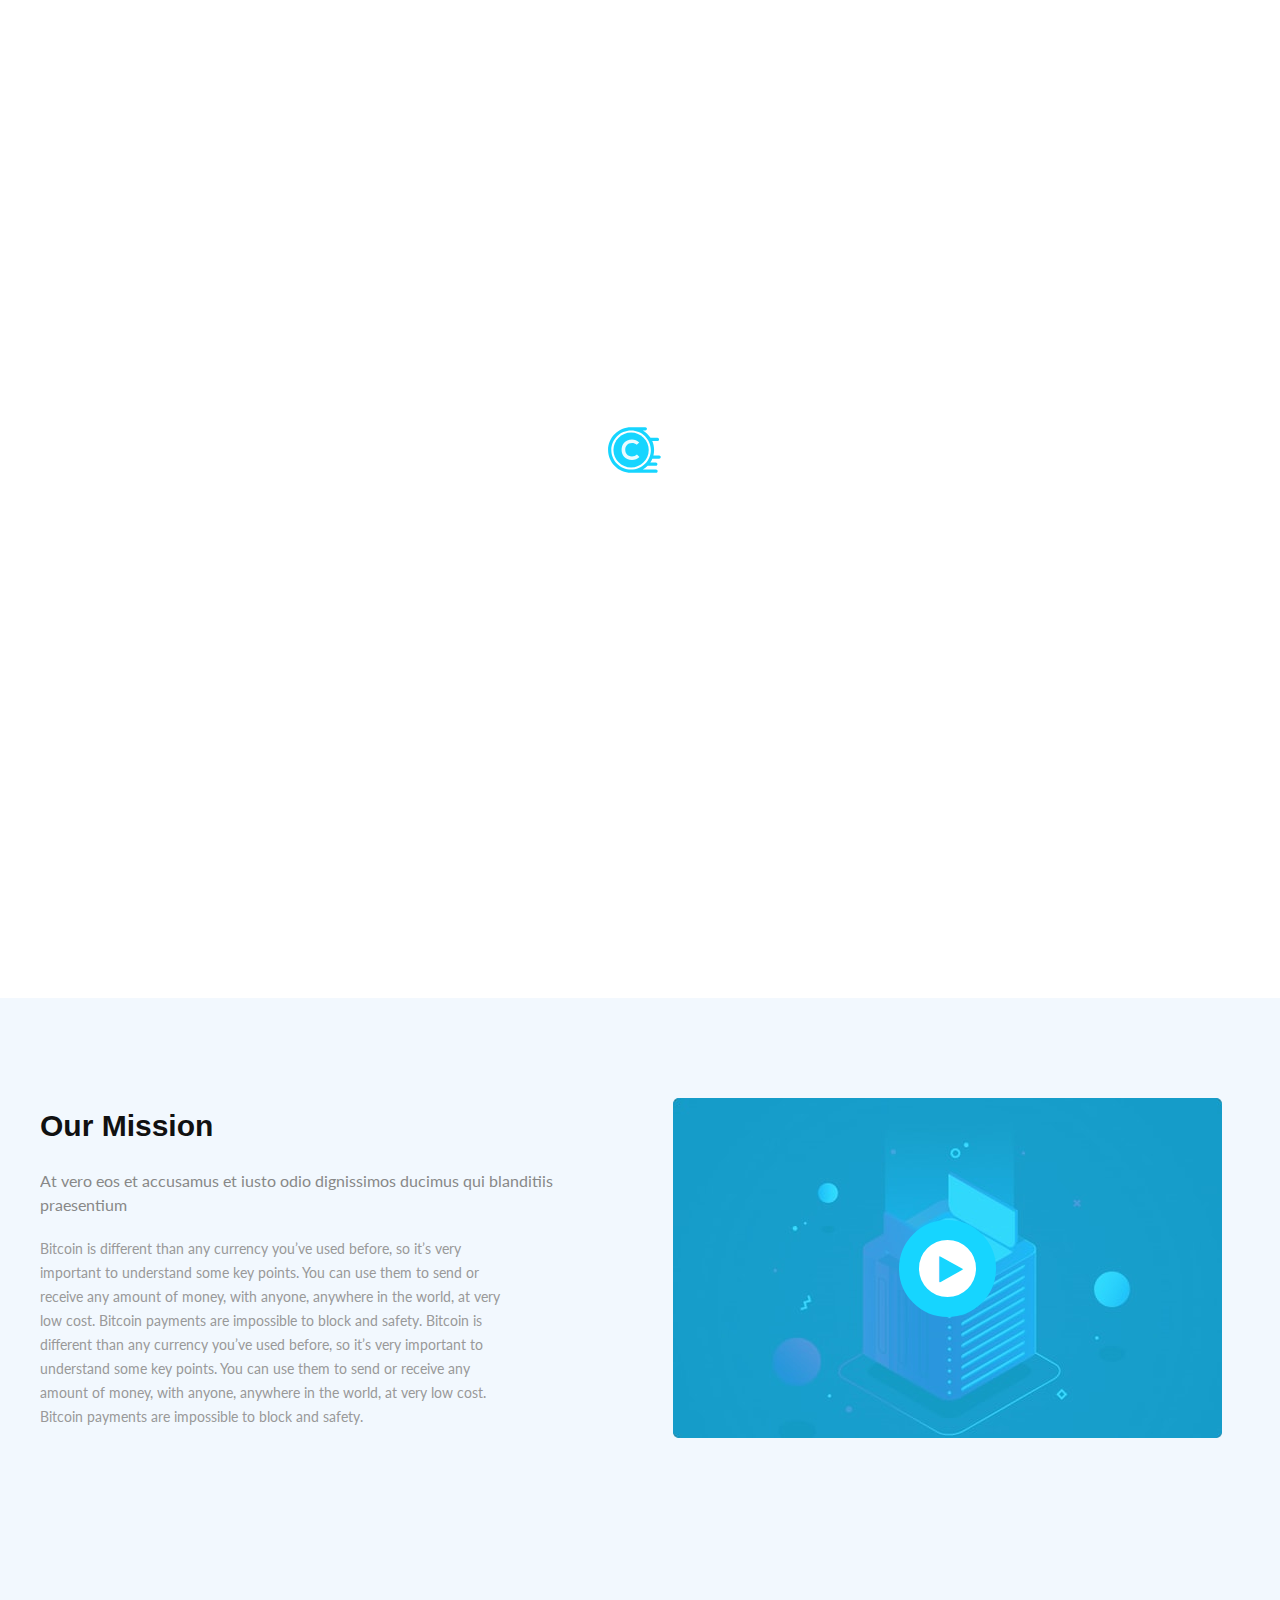
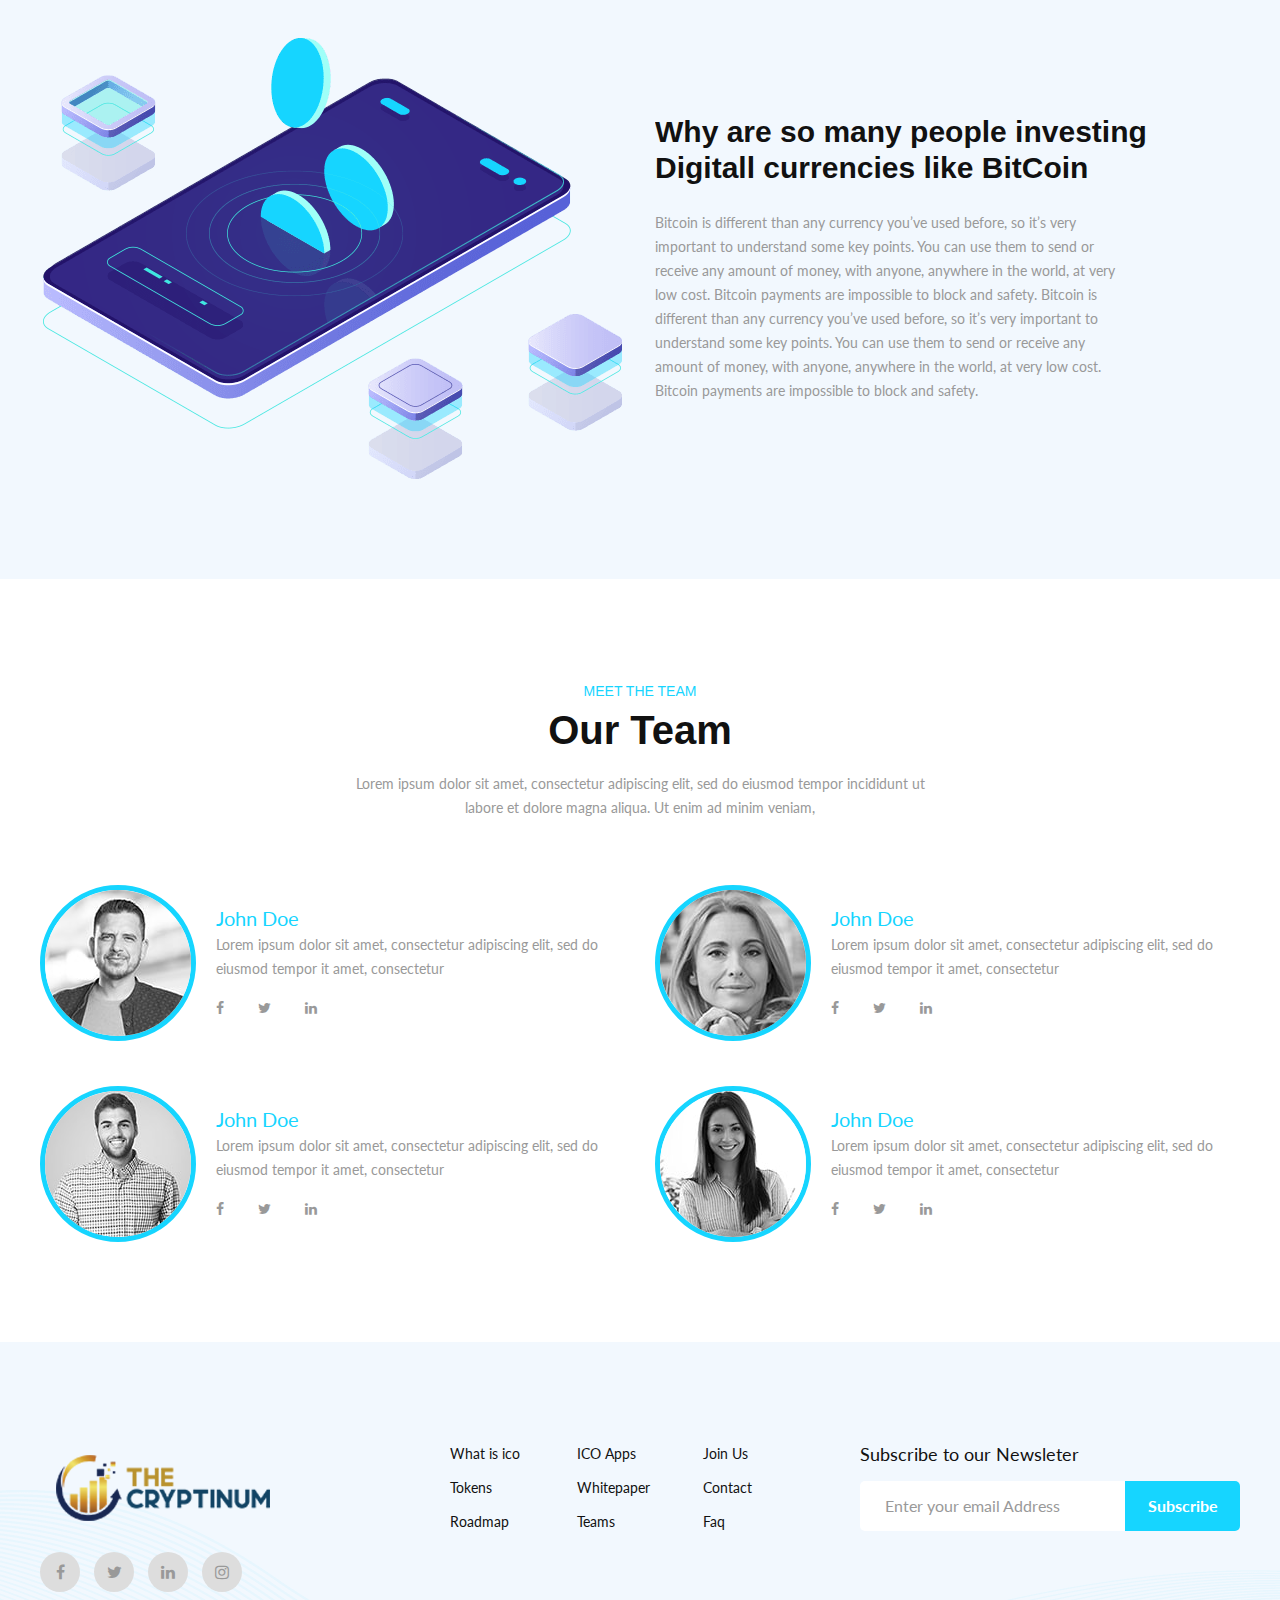
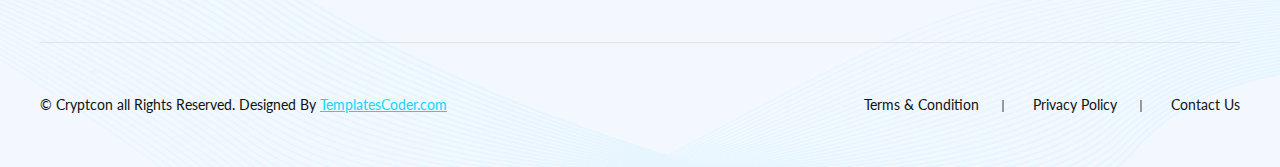
<file: result/02-Light-Theme/about.html>
<!DOCTYPE html>
<html lang="en">
	
<!-- Mirrored from themes.templatescoder.com/crypton/html/demo/1-0/02-Light-Theme/about.html by HTTrack Website Copier/3.x [XR&CO'2014], Sun, 28 Mar 2021 03:04:38 GMT -->
<head>
	<!-- Basic Page Needs -->
    <meta charset="utf-8">
    <title>Cryptcon</title>

	<!-- Mobile Specific Metas -->
    <meta name="viewport" content="width=device-width, initial-scale=1, maximum-scale=1">
    <link type="image/x-icon" href="images/fav-icon.png" rel="icon">

    <!-- CSS -->
    <link rel="stylesheet" type="text/css" href="css/style.css">
    <link rel="stylesheet" type="text/css" href="css/color.css">
    <link rel="stylesheet" type="text/css" href="css/responsive.css">
	</head>
	<body>

		<!-- Start preloader -->
		<div id="preloader"></div>
		<!-- End preloader -->

		<!-- Top scroll -->
		<div class="top-scroll transition">
			<a href="#banner" class="scrollTo"><i class="fa fa-angle-up" aria-hidden="true"></i></a>
		</div>	
		<!-- Top scroll End -->

		<header class="transition">
			<div class="container">
				<div class="row flex-align">
					<div class="col-lg-4 col-md-3 col-8">
						<div class="logo">
							<a href="index-2.html"><img src="images/logo.png" class="transition" alt="Cryptcon"></a>
						</div>
					</div>
					<div class="col-lg-8 col-md-9 col-4 text-right">
						<div class="menu-toggle">
							<span></span>
						</div>
						<div class="menu">
							<ul class="d-inline-block">
								<li class="mega-menu">
									<span class="opener plus"></span>
									<a href="index-2.html">Home</a>
									<ul class="transition">
										<li><a href="index-2.html">Home One</a></li>
										<li><a href="index-3.html">Home Two</a></li>
									</ul>
								</li>
								<li class="mega-menu">
									<span class="opener plus"></span>
									<a href="about.html">Pages</a>
									<ul class="transition">
										<li><a href="about.html">About</a></li>
										<li><a href="blog-list.html">Blog</a></li>
										<li><a href="token-sale.html">Token Sale</a></li>
										<li><a href="contact.html">Contact</a></li>
										<li><a href="faq.html">FAQ</a></li>
										<li><a href="404.html">404 Page</a></li>
									</ul>
								</li>
								<li><a href="feature.html">Feature</a></li>
								<li><a href="roadmap.html">Roadmap</a></li>
								<li><a href="team.html">Team</a></li>
							</ul>
							<div class="signin d-inline-block">
								<a href="#" class="btn">Sign in</a>
							</div>
						</div>
					</div>
				</div>
			</div>
		</header>

		<section class="sub-page-banner parallax" id="banner">
			<div class="container">
				<div class="row">
					<div class="col-md-12">
						<div class="page-banner text-center">
							<h1 class="sub-banner-title">About us</h1>
							<ul>
								<li><a href="index-2.html">Home</a></li>
								<li>About us</li>
							</ul>
						</div>
					</div>
				</div>
			</div>
		</section>

		<section class="about-main ptb-100">
			<div class="container">
				<div class="row">
					<div class="col-lg-6 col-md-12 text-center flex-align justify-center order-r-2 wow fadeInLeft">
						<div class="work-box w-100">
							<div class="work-box-bg"></div>
							<img src="images/work-process.png" class="rotation-img" alt="Work Process">
						</div>
					</div>
					<div class="col-lg-6 col-md-12 flex-align order-r-1 mb-r-30 wow fadeInRight">
						<div class="work-box">
							<h3 class="work-process-title pb-25">We’ve built a platform to buy and sell shares.</h3>
							<p class="work-des pb-20">Lorem Ipsum is simply dummy text of the printing and typesetting industry. Lorem Ipsum has been the industry's standard dummy text ever since the 1500s, when an unknown printer </p>

							<ul class="check-list">
								<li><span><i class="fa fa-check" aria-hidden="true"></i></span> <p>Lorem Ipsum is simply dummy text of the printing and typesetting</p></li>
								<li><span><i class="fa fa-check" aria-hidden="true"></i></span> <p>Lorem Ipsum is simply dummy text of the printing and typesetting</p></li>
								<li><span><i class="fa fa-check" aria-hidden="true"></i></span> <p>Lorem Ipsum is simply dummy text of the printing and typesetting</p></li>
							</ul>
						</div>
					</div>
				</div>
			</div>
		</section>

		<section class="about-main lightskyblue ptb-100">
			<div class="container">
				<div class="row">
					<div class="col-lg-6 col-md-12 flex-align mb-r-30 wow fadeInLeft">
						<div class="work-box">
							<h3 class="work-process-title pb-25">Our Mission</h3>
							<p class="about-des pb-20">At vero eos et accusamus et iusto odio dignissimos ducimus qui blanditiis praesentium </p>

							<p class="work-des grey">Bitcoin is different than any currency you’ve used before, so it’s very important to understand some key points. You can use them to send or receive any amount of money, with anyone, anywhere in the world, at very low cost. Bitcoin payments are impossible to block and safety. Bitcoin is different than any currency you’ve used before, so it’s very important to understand some key points. You can use them to send or receive any amount of money, with anyone, anywhere in the world, at very low cost. Bitcoin payments are impossible to block and safety.</p>
						</div>
					</div>
					<div class="col-lg-6 col-md-12 text-center flex-align justify-center wow fadeInRight">
						<div class="work-box">
							<img src="images/about-1.jpg" alt="Work Process">
							<a href="javascript:void(0)" class="play-icon" data-toggle="modal" data-target="#form">
								<span>
									<i class="fa fa-play" aria-hidden="true"></i>
								</span>
							</a>
							<div class="modal fade" id="form" tabindex="-1" role="dialog" aria-hidden="true">
							  	<div class="modal-dialog modal-dialog-centered" role="document">
							    	<div class="modal-content">
							        	<button type="button" class="close" data-dismiss="modal" aria-label="Close">
							          		<span aria-hidden="true">&times;</span>
							        	</button>
							        	<iframe class="video-play" src="https://www.youtube.com/embed/tt7gP_IW-1w" allowfullscreen></iframe>
							    	</div>
							  	</div>
							</div>
						</div>
					</div>
				</div>
			</div>
		</section>

		<section class="about-main lightskyblue ptb-100">
			<div class="container">
				<div class="row">
					<div class="col-lg-6 col-md-12 text-center flex-align justify-center order-r-2 wow fadeInLeft">
						<div class="work-box">
							<img src="images/about-2.png" alt="Work Process">
						</div>
					</div>
					<div class="col-lg-6 col-md-12 flex-align mb-r-30 order-r-1 wow fadeInRight">
						<div class="work-box">
							<h3 class="work-process-title pb-25">Why are so many people investing Digitall currencies like BitCoin</h3>

							<p class="work-des grey">Bitcoin is different than any currency you’ve used before, so it’s very important to understand some key points. You can use them to send or receive any amount of money, with anyone, anywhere in the world, at very low cost. Bitcoin payments are impossible to block and safety. Bitcoin is different than any currency you’ve used before, so it’s very important to understand some key points. You can use them to send or receive any amount of money, with anyone, anywhere in the world, at very low cost. Bitcoin payments are impossible to block and safety.</p>
						</div>
					</div>
				</div>
			</div>
		</section>

		<section class="team-part pt-100 pb-55">
			<div class="container">
				<div class="row">
					<div class="col-md-12 wow fadeInUp">
						<div class="section-heading text-center pb-65">
							<label class="sub-heading">meet the team</label>
							<h2 class="heading-title">Our Team</h2>
							<p class="heading-des">Lorem ipsum dolor sit amet, consectetur adipiscing elit, sed do eiusmod tempor incididunt ut labore et dolore magna aliqua. Ut enim ad minim veniam,</p>
						</div>
					</div>
				</div>
				<div class="row">
					<div class="col-md-6 wow fadeInLeft pb-45">
						<div class="team-box flex-align">
							<div class="team-img">
								<a href="team.html"><img src="images/team-1.jpg" alt="team member"></a>
							</div>
							<div class="team-des">
								<a href="team.html" class="member-name">John Doe</a>
								<p class="member-des">Lorem ipsum dolor sit amet, consectetur adipiscing elit, sed do eiusmod tempor it amet, consectetur</p>
								<ul class="pt-15">
									<li><a href="#"><i class="fa fa-facebook" aria-hidden="true"></i></a></li>
									<li><a href="#"><i class="fa fa-twitter" aria-hidden="true"></i></a></li>
									<li><a href="#"><i class="fa fa-linkedin" aria-hidden="true"></i></a></li>
								</ul>
							</div>
						</div>
					</div>
					<div class="col-md-6 pb-45 wow fadeInRight">
						<div class="team-box flex-align">
							<div class="team-img">
								<a href="team.html"><img src="images/team-2.jpg" alt="team member"></a>
							</div>
							<div class="team-des">
								<a href="team.html" class="member-name">John Doe</a>
								<p class="member-des">Lorem ipsum dolor sit amet, consectetur adipiscing elit, sed do eiusmod tempor it amet, consectetur</p>
								<ul class="pt-15">
									<li><a href="#"><i class="fa fa-facebook" aria-hidden="true"></i></a></li>
									<li><a href="#"><i class="fa fa-twitter" aria-hidden="true"></i></a></li>
									<li><a href="#"><i class="fa fa-linkedin" aria-hidden="true"></i></a></li>
								</ul>
							</div>
						</div>
					</div>
					<div class="col-md-6 wow fadeInLeft pb-45">
						<div class="team-box flex-align">
							<div class="team-img">
								<a href="team.html"><img src="images/team-3.jpg" alt="team member"></a>
							</div>
							<div class="team-des">
								<a href="team.html" class="member-name">John Doe</a>
								<p class="member-des">Lorem ipsum dolor sit amet, consectetur adipiscing elit, sed do eiusmod tempor it amet, consectetur</p>
								<ul class="pt-15">
									<li><a href="#"><i class="fa fa-facebook" aria-hidden="true"></i></a></li>
									<li><a href="#"><i class="fa fa-twitter" aria-hidden="true"></i></a></li>
									<li><a href="#"><i class="fa fa-linkedin" aria-hidden="true"></i></a></li>
								</ul>
							</div>
						</div>
					</div>
					<div class="col-md-6 pb-45 wow fadeInRight">
						<div class="team-box flex-align">
							<div class="team-img">
								<a href="team.html"><img src="images/team-4.jpg" alt="team member"></a>
							</div>
							<div class="team-des">
								<a href="team.html" class="member-name">John Doe</a>
								<p class="member-des">Lorem ipsum dolor sit amet, consectetur adipiscing elit, sed do eiusmod tempor it amet, consectetur</p>
								<ul class="pt-15">
									<li><a href="#"><i class="fa fa-facebook" aria-hidden="true"></i></a></li>
									<li><a href="#"><i class="fa fa-twitter" aria-hidden="true"></i></a></li>
									<li><a href="#"><i class="fa fa-linkedin" aria-hidden="true"></i></a></li>
								</ul>
							</div>
						</div>
					</div>
				</div>
			</div>
		</section>

		<footer class="bg-pattern lightskyblue ptb-100">
			<div class="container">
				<div class="footer">
					<div class="row">
						<div class="col-lg-4 col-md-6">
							<div class="footer-logo pb-25">
							<a href="index-2.html"><img src="images/logo.png" alt="Cryptcon"></a>
						</div>
							<div class="footer-icon">
								<ul>
									<li><a href="#"><i class="fa fa-facebook" aria-hidden="true"></i></a></li>
									<li><a href="#"><i class="fa fa-twitter" aria-hidden="true"></i></a></li>
									<li><a href="#"><i class="fa fa-linkedin" aria-hidden="true"></i></a></li>
									<li><a href="#"><i class="fa fa-instagram" aria-hidden="true"></i></a></li>
								</ul>
							</div>
						</div>
						<div class="col-lg-4 col-md-6">
							<div class="footer-link">
								<ul>
									<li><a href="#">What is ico</a></li>
									<li><a href="#">ICO Apps</a></li>
									<li><a href="#">Join Us</a></li>
									<li><a href="token-sale.html">Tokens</a></li>
									<li><a href="#">Whitepaper</a></li>
									<li><a href="contact.html">Contact</a></li>
									<li><a href="roadmap.html">Roadmap</a></li>
									<li><a href="team.html">Teams</a></li>
									<li><a href="faq.html">Faq</a></li>
								</ul>
							</div>
						</div>
						<div class="col-lg-4 col-md-6">
							<div class="subscribe">
								<div class="form-group">
								    <label>Subscribe to our Newsleter</label>
								    <input type="email" class="form-control" placeholder="Enter your email Address">
								    <input type="submit" name="submit" value="Subscribe" class="submit">
								</div>
							</div>
						</div>
					</div>
				</div>
				<div class="copyright">
					<div class="row">
						<div class="col-lg-6">
							<p>© Cryptcon all Rights Reserved. Designed By <a href="https://templatescoder.com/">TemplatesCoder.com</a></p>
						</div>
						<div class="col-lg-6">
							<ul>
								<li><a href="#">Terms & Condition</a></li>
								<li><a href="#">Privacy Policy</a></li>
								<li><a href="contact.html">Contact Us</a></li>
							</ul>
						</div>
					</div>
				</div>
			</div>
		</footer>
	
		<script src="js/jquery-3.4.1.min.js"></script>
		<script src="js/bootstrap.min.js"></script>
		<script src="js/animation.js"></script>
		<script src="js/custom.js"></script>
		
	</body>


<!-- Mirrored from themes.templatescoder.com/crypton/html/demo/1-0/02-Light-Theme/about.html by HTTrack Website Copier/3.x [XR&CO'2014], Sun, 28 Mar 2021 03:04:40 GMT -->
</html>
</file>
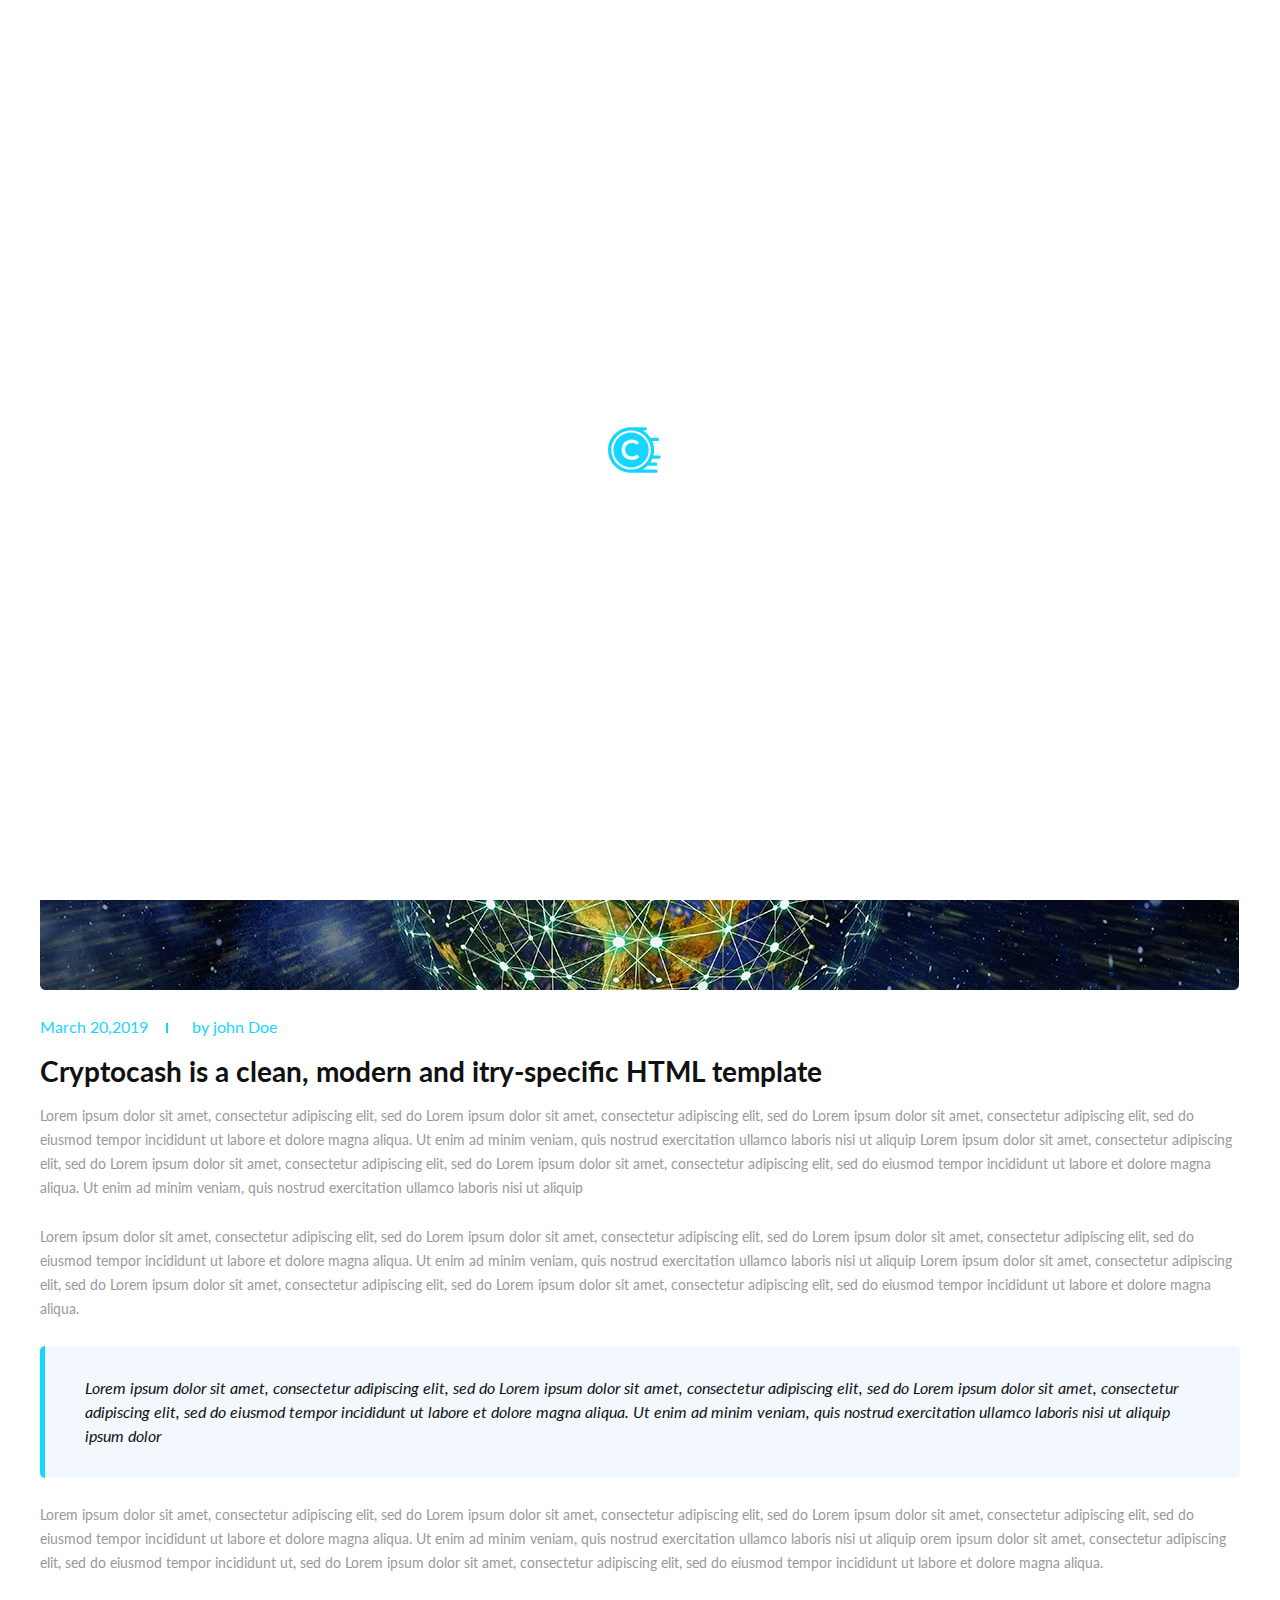
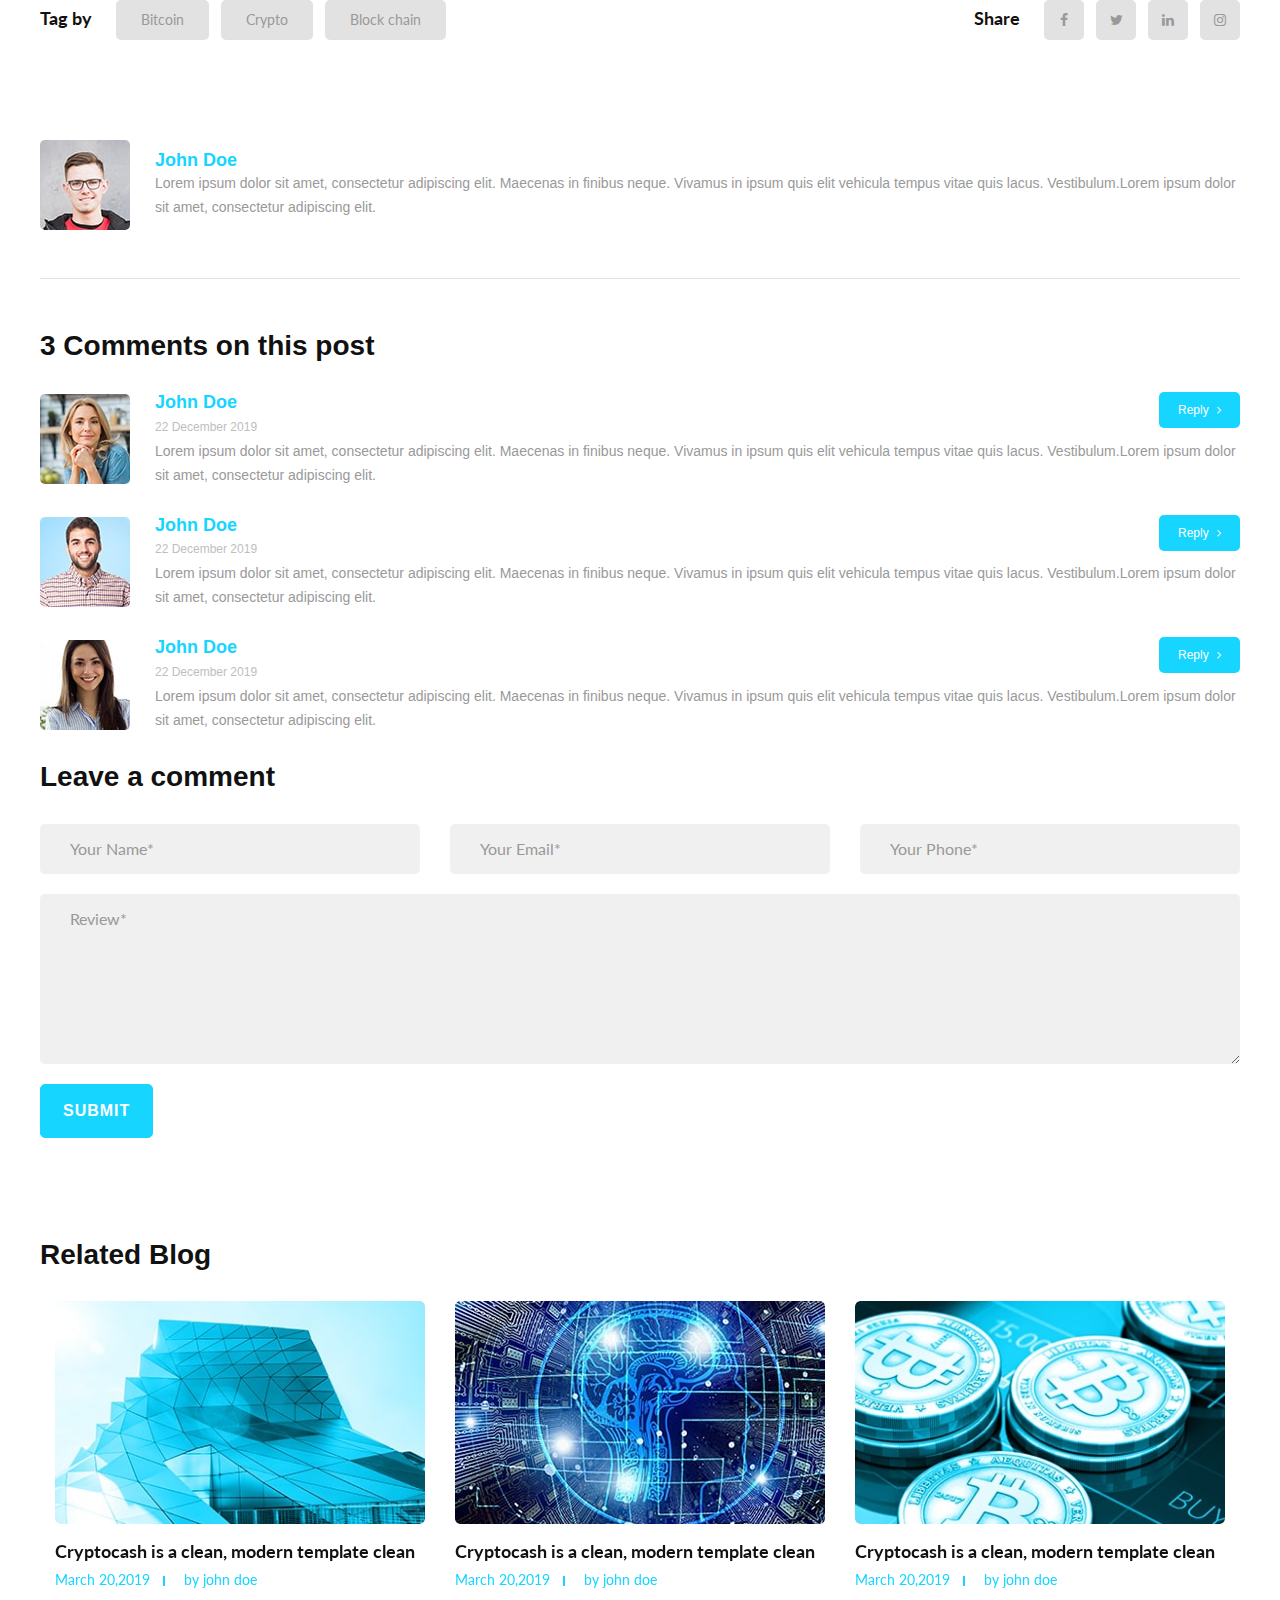
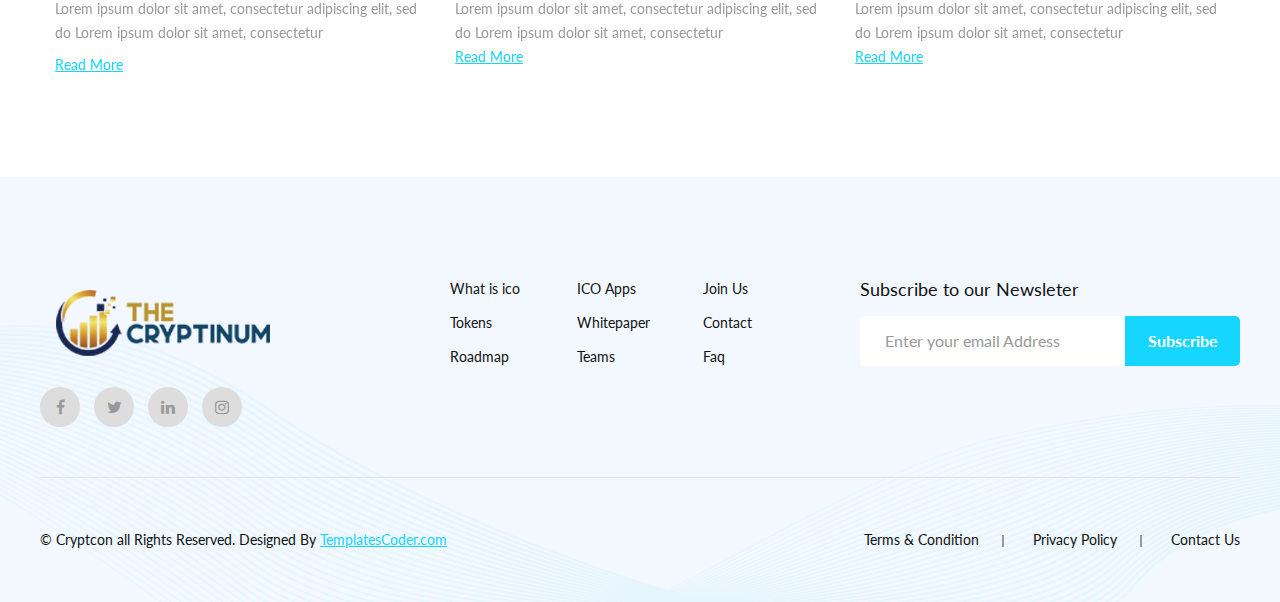
<file: result/02-Light-Theme/blog-detail.html>
<!DOCTYPE html>
<html lang="zxx">
	
<!-- Mirrored from themes.templatescoder.com/crypton/html/demo/1-0/02-Light-Theme/blog-detail.html by HTTrack Website Copier/3.x [XR&CO'2014], Sun, 28 Mar 2021 03:04:53 GMT -->
<head>
	<!-- Basic Page Needs -->
    <meta charset="utf-8">
    <title>Cryptcon</title>

	<!-- Mobile Specific Metas -->
    <meta name="viewport" content="width=device-width, initial-scale=1, maximum-scale=1">
    <link type="image/x-icon" href="images/fav-icon.png" rel="icon">

    <!-- CSS -->
    <link rel="stylesheet" type="text/css" href="css/style.css">
    <link rel="stylesheet" type="text/css" href="css/color.css">
    <link rel="stylesheet" type="text/css" href="css/responsive.css">
	</head>
	<body>

		<!-- Start preloader -->
		<div id="preloader"></div>
		<!-- End preloader -->

		<!-- Top scroll -->
		<div class="top-scroll transition">
			<a href="#banner" class="scrollTo"><i class="fa fa-angle-up" aria-hidden="true"></i></a>
		</div>	
		<!-- Top scroll End -->

		<header class="transition">
			<div class="container">
				<div class="row flex-align">
					<div class="col-lg-4 col-md-3 col-8">
						<div class="logo">
							<a href="index-2.html"><img src="images/logo.png" class="transition" alt="Cryptcon"></a>
						</div>
					</div>
					<div class="col-lg-8 col-md-9 col-4 text-right">
						<div class="menu-toggle">
							<span></span>
						</div>
						<div class="menu">
							<ul class="d-inline-block">
								<li class="mega-menu">
									<span class="opener plus"></span>
									<a href="index-2.html">Home</a>
									<ul class="transition">
										<li><a href="index-2.html">Home One</a></li>
										<li><a href="index-3.html">Home Two</a></li>
									</ul>
								</li>
								<li class="mega-menu">
									<span class="opener plus"></span>
									<a href="about.html">Pages</a>
									<ul class="transition">
										<li><a href="about.html">About</a></li>
										<li><a href="blog-list.html">Blog</a></li>
										<li><a href="token-sale.html">Token Sale</a></li>
										<li><a href="contact.html">Contact</a></li>
										<li><a href="faq.html">FAQ</a></li>
										<li><a href="404.html">404 Page</a></li>
									</ul>
								</li>
								<li><a href="feature.html">Feature</a></li>
								<li><a href="roadmap.html">Roadmap</a></li>
								<li><a href="team.html">Team</a></li>
							</ul>
							<div class="signin d-inline-block">
								<a href="#" class="btn">Sign in</a>
							</div>
						</div>
					</div>
				</div>
			</div>
		</header>

		<section class="sub-page-banner parallax" id="banner">
			<div class="container">
				<div class="row">
					<div class="col-md-12">
						<div class="page-banner text-center">
							<h1 class="sub-banner-title">Blog</h1>
							<ul>
								<li><a href="index-2.html">Home</a></li>
								<li><a href="blog-list.html">Blog</a></li>
								<li>blog detail</li>
							</ul>
						</div>
					</div>
				</div>
			</div>
		</section>

		<section class="blog-detail-main ptb-100">
			<div class="container">
				<div class="row">
					<div class="col-md-12">
						<div class="blog-detail-img">
							<img src="images/blog-7.jpg" alt="blog">
						</div>
						<div class="blog-detail-content">
							<ul>
								<li>March 20,2019</li>
								<li>by john Doe</li>
							</ul>
							<h2>Cryptocash is a clean, modern and itry-specific HTML template</h2>
							<p>Lorem ipsum dolor sit amet, consectetur adipiscing elit, sed do Lorem ipsum dolor sit amet, consectetur adipiscing elit, sed do Lorem ipsum dolor sit amet, consectetur adipiscing elit, sed do eiusmod tempor incididunt ut labore et dolore magna aliqua. Ut enim ad minim veniam, quis nostrud exercitation ullamco laboris nisi ut aliquip Lorem ipsum dolor sit amet, consectetur adipiscing elit, sed do Lorem ipsum dolor sit amet, consectetur adipiscing elit, sed do Lorem ipsum dolor sit amet, consectetur adipiscing elit, sed do eiusmod tempor incididunt ut labore et dolore magna aliqua. Ut enim ad minim veniam, quis nostrud exercitation ullamco laboris nisi ut aliquip</p>

							<p>Lorem ipsum dolor sit amet, consectetur adipiscing elit, sed do Lorem ipsum dolor sit amet, consectetur adipiscing elit, sed do Lorem ipsum dolor sit amet, consectetur adipiscing elit, sed do eiusmod tempor incididunt ut labore et dolore magna aliqua. Ut enim ad minim veniam, quis nostrud exercitation ullamco laboris nisi ut aliquip Lorem ipsum dolor sit amet, consectetur adipiscing elit, sed do Lorem ipsum dolor sit amet, consectetur adipiscing elit, sed do Lorem ipsum dolor sit amet, consectetur adipiscing elit, sed do eiusmod tempor incididunt ut labore et dolore magna aliqua.</p>
							<blockquote>Lorem ipsum dolor sit amet, consectetur adipiscing elit, sed do Lorem ipsum dolor sit amet, consectetur adipiscing elit, sed do Lorem ipsum dolor sit amet, consectetur adipiscing elit, sed do eiusmod tempor incididunt ut labore et dolore magna aliqua. Ut enim ad minim veniam, quis nostrud exercitation ullamco laboris nisi ut aliquip  ipsum dolor</blockquote>
							<p>Lorem ipsum dolor sit amet, consectetur adipiscing elit, sed do Lorem ipsum dolor sit amet, consectetur adipiscing elit, sed do Lorem ipsum dolor sit amet, consectetur adipiscing elit, sed do eiusmod tempor incididunt ut labore et dolore magna aliqua. Ut enim ad minim veniam, quis nostrud exercitation ullamco laboris nisi ut aliquip orem ipsum dolor sit amet, consectetur adipiscing elit, sed do eiusmod tempor incididunt ut, sed do Lorem ipsum dolor sit amet, consectetur adipiscing elit, sed do eiusmod tempor incididunt ut labore et dolore magna aliqua. </p>
						</div>
					</div>
				</div>
				<div class="blog-detail-tag-social">
					<div class="row">
						<div class="col-md-7">
							<div class="blog-detail-tag">
								<span>Tag by</span>
								<ul>
									<li><a href="#">Bitcoin</a></li>
									<li><a href="#">Crypto</a></li>
									<li><a href="#">Block chain</a></li>
								</ul>
							</div>
						</div>
						<div class="col-md-5">
							<div class="blog-detail-social text-right">
								<span>Share</span>
								<ul>
									<li><a href="#"><i class="fa fa-facebook" aria-hidden="true"></i></a></li>
									<li><a href="#"><i class="fa fa-twitter" aria-hidden="true"></i></a></li>
									<li><a href="#"><i class="fa fa-linkedin" aria-hidden="true"></i></a></li>
									<li><a href="#"><i class="fa fa-instagram" aria-hidden="true"></i></a></li>
								</ul>
							</div>
						</div>
					</div>
				</div>
				<div class="blog-comment-post-singel">
					<ul class="blog-comment-box">
						<li>
							<div class="comment-user">
								<img src="images/comments-4.jpg" alt="user">
							</div>
							<div class="blog-comment-content">
								<h4 class="commenter">John Doe</h4>
								<p class="comment-des">Lorem ipsum dolor sit amet, consectetur adipiscing elit. Maecenas in finibus neque. Vivamus in ipsum quis elit vehicula tempus vitae quis lacus. Vestibulum.Lorem ipsum dolor sit amet, consectetur adipiscing elit.</p>
							</div>
						</li>
					</ul>
				</div>
				<div class="blog-comment-post">
					<h3 class="blog-comment-heading">3 Comments on this post</h3>
					<ul class="blog-comment-box">
						<li>
							<div class="comment-user">
								<img src="images/comments-1.jpg" alt="user">
							</div>
							<div class="blog-comment-content">
								<h4 class="commenter">John Doe</h4>
								<span class="comment-date">22 December 2019</span>
								<p class="comment-des">Lorem ipsum dolor sit amet, consectetur adipiscing elit. Maecenas in finibus neque. Vivamus in ipsum quis elit vehicula tempus vitae quis lacus. Vestibulum.Lorem ipsum dolor sit amet, consectetur adipiscing elit.</p>
								<a href="#" class="comment-reply">Reply <i class="fa fa-angle-right" aria-hidden="true"></i></a>
							</div>
						</li>
						<li>
							<div class="comment-user">
								<img src="images/comments-2.jpg" alt="user">
							</div>
							<div class="blog-comment-content">
								<h4 class="commenter">John Doe</h4>
								<span class="comment-date">22 December 2019</span>
								<p class="comment-des">Lorem ipsum dolor sit amet, consectetur adipiscing elit. Maecenas in finibus neque. Vivamus in ipsum quis elit vehicula tempus vitae quis lacus. Vestibulum.Lorem ipsum dolor sit amet, consectetur adipiscing elit.</p>
								<a href="#" class="comment-reply">Reply <i class="fa fa-angle-right" aria-hidden="true"></i></a>
							</div>
						</li>
						<li>
							<div class="comment-user">
								<img src="images/comments-3.jpg" alt="user">
							</div>
							<div class="blog-comment-content">
								<h4 class="commenter">John Doe</h4>
								<span class="comment-date">22 December 2019</span>
								<p class="comment-des">Lorem ipsum dolor sit amet, consectetur adipiscing elit. Maecenas in finibus neque. Vivamus in ipsum quis elit vehicula tempus vitae quis lacus. Vestibulum.Lorem ipsum dolor sit amet, consectetur adipiscing elit.</p>
								<a href="#" class="comment-reply">Reply <i class="fa fa-angle-right" aria-hidden="true"></i></a>
							</div>
						</li>
					</ul>
				</div>
				<div class="leave-comment">
					<h3 class="blog-comment-heading">Leave a comment</h3>
					<form>
						<div class="row">
							<div class="col-md-4">
							  	<div class="form-group">
							    	<input type="text" class="form-control" placeholder="Your Name*" required="">
							  	</div>
							</div>
							<div class="col-md-4">
							  	<div class="form-group">
							    	<input type="text" class="form-control" placeholder="Your Email*" required="">
							  	</div>
							</div>
							<div class="col-md-4">
							  	<div class="form-group">
							    	<input type="text" class="form-control" placeholder="Your Phone*" required="">
							  	</div>
							</div>
							<div class="col-md-12">
								<div class="form-group">
									<textarea class="form-control" placeholder="Review*" required=""></textarea>
								</div>
							</div>
							<div class="col-md-12">
								<button class="btn">submit</button>
							</div>
						</div>
					</form>
				</div>
				<div class="related-blog pt-100">
					<h3 class="blog-comment-heading">Related Blog</h3>
					<div class="blog-slider owl-carousel">
						<div class="blog-box">
							<div class="blog-img mb-15">
								<a href="blog-detail.html"><img src="images/blog-1.jpg" alt="blog"></a>
							</div>
							<div class="blog-des-box">
								<a href="blog-detail.html" class="blog-title">Cryptocash is a clean, modern template clean</a>
								<ul class="blog-date">
									<li>March 20,2019</li>
									<li>by john doe</li>
								</ul>
								<p class="blog-des">Lorem ipsum dolor sit amet, consectetur adipiscing elit, sed do Lorem ipsum dolor sit amet, consectetur </p>
								<a href="blog-detail.html" class="read-more">Read More</a>
							</div>
						</div>
						<div class="blog-box">
							<div class="blog-img mb-15">
								<a href="blog-detail.html"><img src="images/blog-2.jpg" alt="blog"></a>
							</div>
							<div class="blog-des-box">
								<a href="blog-detail.html" class="blog-title">Cryptocash is a clean, modern template clean</a>
								<ul class="blog-date">
									<li>March 20,2019</li>
									<li>by john doe</li>
								</ul>
								<p>Lorem ipsum dolor sit amet, consectetur adipiscing elit, sed do Lorem ipsum dolor sit amet, consectetur </p>
								<a href="blog-detail.html" class="read-more">Read More</a>
							</div>
						</div>
						<div class="blog-box">
							<div class="blog-img mb-15">
								<a href="blog-detail.html"><img src="images/blog-3.jpg" alt="blog"></a>
							</div>
							<div class="blog-des-box">
								<a href="blog-detail.html" class="blog-title">Cryptocash is a clean, modern template clean</a>
								<ul class="blog-date">
									<li>March 20,2019</li>
									<li>by john doe</li>
								</ul>
								<p>Lorem ipsum dolor sit amet, consectetur adipiscing elit, sed do Lorem ipsum dolor sit amet, consectetur </p>
								<a href="blog-detail.html" class="read-more">Read More</a>
							</div>
						</div>
					</div>
				</div>
			</div>
		</section>

		<footer class="bg-pattern lightskyblue ptb-100">
			<div class="container">
				<div class="footer">
					<div class="row">
						<div class="col-lg-4 col-md-6">
							<div class="footer-logo pb-25">
							<a href="index-2.html"><img src="images/logo.png" alt="Cryptcon"></a>
						</div>
							<div class="footer-icon">
								<ul>
									<li><a href="#"><i class="fa fa-facebook" aria-hidden="true"></i></a></li>
									<li><a href="#"><i class="fa fa-twitter" aria-hidden="true"></i></a></li>
									<li><a href="#"><i class="fa fa-linkedin" aria-hidden="true"></i></a></li>
									<li><a href="#"><i class="fa fa-instagram" aria-hidden="true"></i></a></li>
								</ul>
							</div>
						</div>
						<div class="col-lg-4 col-md-6">
							<div class="footer-link">
								<ul>
									<li><a href="#">What is ico</a></li>
									<li><a href="#">ICO Apps</a></li>
									<li><a href="#">Join Us</a></li>
									<li><a href="token-sale.html">Tokens</a></li>
									<li><a href="#">Whitepaper</a></li>
									<li><a href="contact.html">Contact</a></li>
									<li><a href="roadmap.html">Roadmap</a></li>
									<li><a href="team.html">Teams</a></li>
									<li><a href="faq.html">Faq</a></li>
								</ul>
							</div>
						</div>
						<div class="col-lg-4 col-md-6">
							<div class="subscribe">
								<div class="form-group">
								    <label>Subscribe to our Newsleter</label>
								    <input type="email" class="form-control" placeholder="Enter your email Address">
								    <input type="submit" name="submit" value="Subscribe" class="submit">
								</div>
							</div>
						</div>
					</div>
				</div>
				<div class="copyright">
					<div class="row">
						<div class="col-lg-6">
							<p>© Cryptcon all Rights Reserved. Designed By <a href="https://templatescoder.com/">TemplatesCoder.com</a></p>
						</div>
						<div class="col-lg-6">
							<ul>
								<li><a href="#">Terms & Condition</a></li>
								<li><a href="#">Privacy Policy</a></li>
								<li><a href="contact.html">Contact Us</a></li>
							</ul>
						</div>
					</div>
				</div>
			</div>
		</footer>
	
		<script src="js/jquery-3.4.1.min.js"></script>
		<script src="js/owl.carousel.min.js"></script>
		<script src="js/custom.js"></script>
		
	</body>


<!-- Mirrored from themes.templatescoder.com/crypton/html/demo/1-0/02-Light-Theme/blog-detail.html by HTTrack Website Copier/3.x [XR&CO'2014], Sun, 28 Mar 2021 03:05:02 GMT -->
</html>
</file>
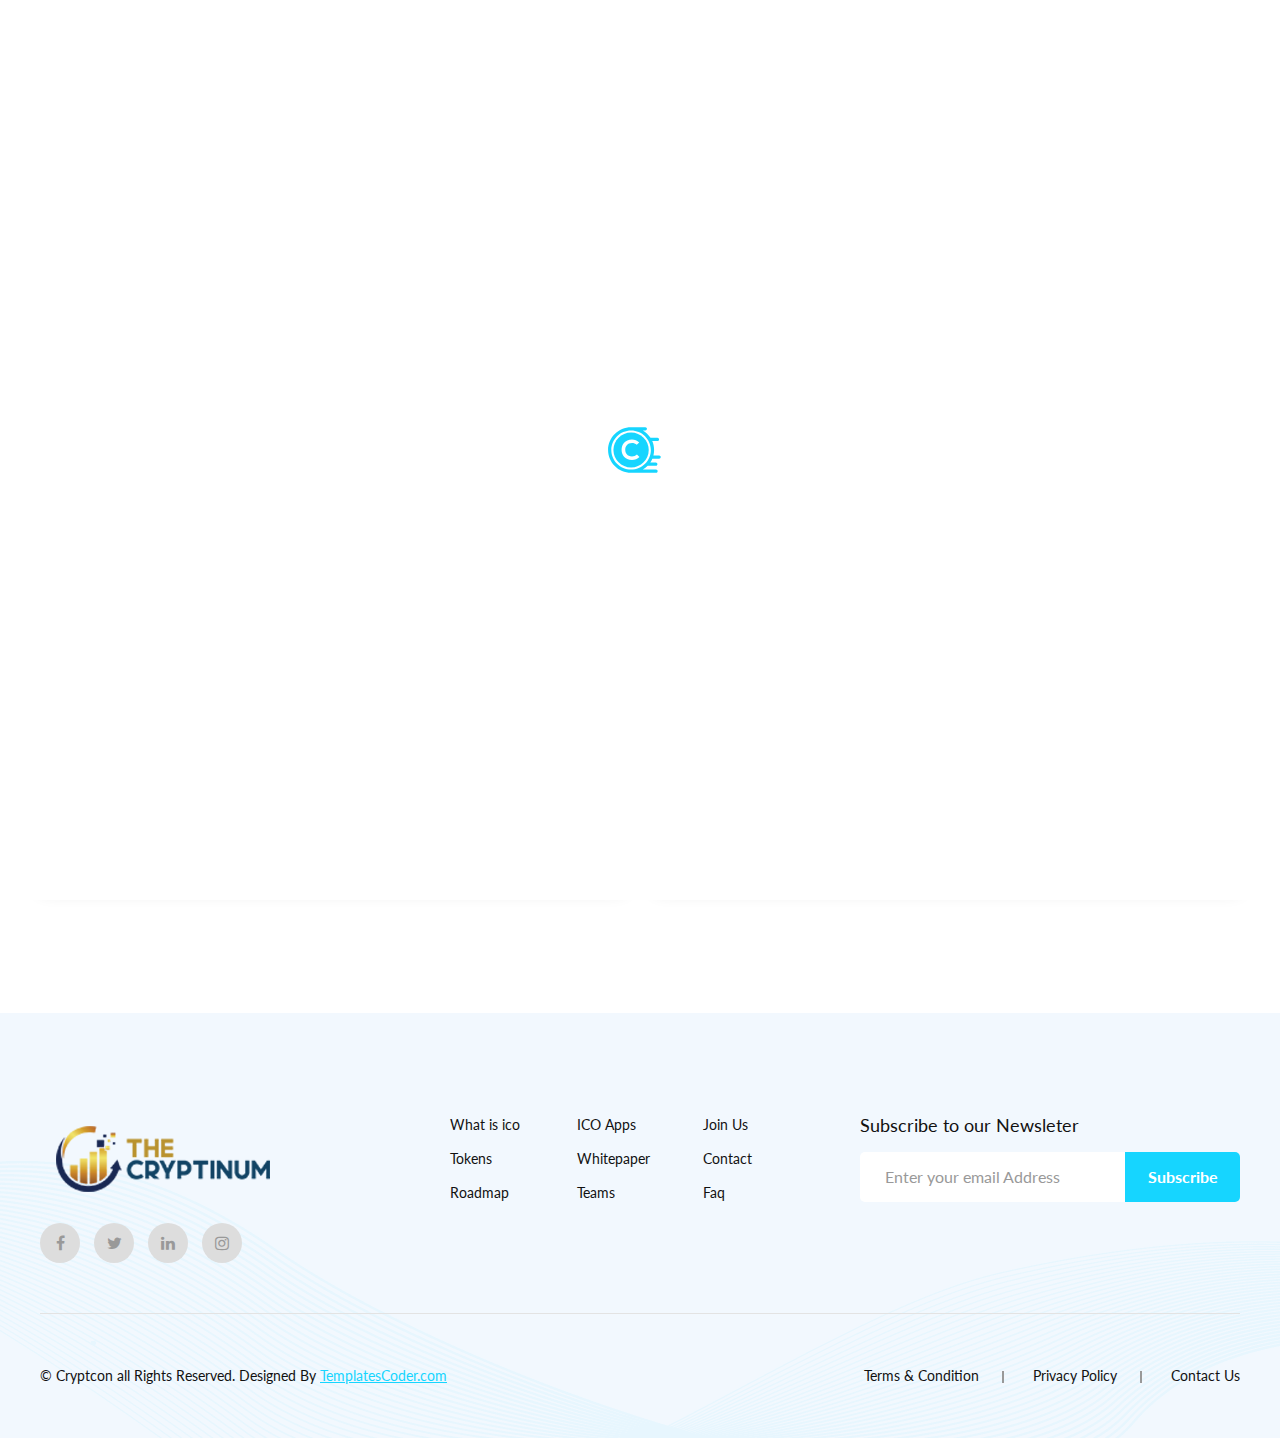
<file: result/02-Light-Theme/faq.html>
<!DOCTYPE html>
<html lang="en">
	
<!-- Mirrored from themes.templatescoder.com/crypton/html/demo/1-0/02-Light-Theme/faq.html by HTTrack Website Copier/3.x [XR&CO'2014], Sun, 28 Mar 2021 03:04:51 GMT -->
<head>
	<!-- Basic Page Needs -->
    <meta charset="utf-8">
    <title>Cryptcon</title>

	<!-- Mobile Specific Metas -->
    <meta name="viewport" content="width=device-width, initial-scale=1, maximum-scale=1">
    <link type="image/x-icon" href="images/fav-icon.png" rel="icon">

    <!-- CSS -->
    <link rel="stylesheet" type="text/css" href="css/style.css">
    <link rel="stylesheet" type="text/css" href="css/color.css">
    <link rel="stylesheet" type="text/css" href="css/responsive.css">
	</head>
	<body>

		<!-- Start preloader -->
		<div id="preloader"></div>
		<!-- End preloader -->

		<!-- Top scroll -->
		<div class="top-scroll transition">
			<a href="#banner" class="scrollTo"><i class="fa fa-angle-up" aria-hidden="true"></i></a>
		</div>	
		<!-- Top scroll End -->

		<header class="transition">
			<div class="container">
				<div class="row flex-align">
					<div class="col-lg-4 col-md-3 col-8">
						<div class="logo">
							<a href="index-2.html"><img src="images/logo.png" class="transition" alt="Cryptcon"></a>
						</div>
					</div>
					<div class="col-lg-8 col-md-9 col-4 text-right">
						<div class="menu-toggle">
							<span></span>
						</div>
						<div class="menu">
							<ul class="d-inline-block">
								<li class="mega-menu">
									<span class="opener plus"></span>
									<a href="index-2.html">Home</a>
									<ul class="transition">
										<li><a href="index-2.html">Home One</a></li>
										<li><a href="index-3.html">Home Two</a></li>
									</ul>
								</li>
								<li class="mega-menu">
									<span class="opener plus"></span>
									<a href="about.html">Pages</a>
									<ul class="transition">
										<li><a href="about.html">About</a></li>
										<li><a href="blog-list.html">Blog</a></li>
										<li><a href="token-sale.html">Token Sale</a></li>
										<li><a href="contact.html">Contact</a></li>
										<li><a href="faq.html">FAQ</a></li>
										<li><a href="404.html">404 Page</a></li>
									</ul>
								</li>
								<li><a href="feature.html">Feature</a></li>
								<li><a href="roadmap.html">Roadmap</a></li>
								<li><a href="team.html">Team</a></li>
							</ul>
							<div class="signin d-inline-block">
								<a href="#" class="btn">Sign in</a>
							</div>
						</div>
					</div>
				</div>
			</div>
		</header>

		<section class="sub-page-banner parallax" id="banner">
			<div class="container">
				<div class="row">
					<div class="col-md-12 wow fadeInUp">
						<div class="page-banner text-center">
							<h1 class="sub-banner-title">FAQ</h1>
							<ul>
								<li><a href="index-2.html">Home</a></li>
								<li>FAQ</li>
							</ul>
						</div>
					</div>
				</div>
			</div>
		</section>

		<div class="faq-part-2 ptb-100">
			<div class="container">
				<div class="row">
					<div class="col-md-6">
						<div class="accordion-faq-box mb-20 wow fadeInLeft">
						  	<a href="javascript:void(0)" class="accordion-faq-title">What is Ico Crypto?</a>
						  	<div class="accordion-faq-content">
						  		<p>Lorem Ipsum is simply dummy text of the printing and typesetting industry. Lorem Ipsum has been the industry's standard dummy text ever since the 1500s, when an unknown printer took a galley of type and scrambled it to make a type specimen book. remaining essentially unchanged.</p>
						  	</div>
						</div>
						<div class="accordion-faq-box mb-20 wow fadeInLeft">
						  	<a href="javascript:void(0)" class="accordion-faq-title">How can I participate in the ICO Token sale?</a>
						  	<div class="accordion-faq-content">
						  		<p>Lorem Ipsum is simply dummy text of the printing and typesetting industry. Lorem Ipsum has been the industry's standard dummy text ever since the 1500s, when an unknown printer took a galley of type and scrambled it to make a type specimen book. remaining essentially unchanged.</p>
						  	</div>
						</div>
						<div class="accordion-faq-box mb-20 wow fadeInLeft">
						  	<a href="javascript:void(0)" class="accordion-faq-title">How can I participate in the ICO Token sale?</a>
						  	<div class="accordion-faq-content">
						  		<p>Lorem Ipsum is simply dummy text of the printing and typesetting industry. Lorem Ipsum has been the industry's standard dummy text ever since the 1500s, when an unknown printer took a galley of type and scrambled it to make a type specimen book. remaining essentially unchanged.</p>
						  	</div>
						</div>
						<div class="accordion-faq-box mb-20 wow fadeInLeft">
						  	<a href="javascript:void(0)" class="accordion-faq-title">How can I participate in the ICO Token sale?</a>
						  	<div class="accordion-faq-content">
						  		<p>Lorem Ipsum is simply dummy text of the printing and typesetting industry. Lorem Ipsum has been the industry's standard dummy text ever since the 1500s, when an unknown printer took a galley of type and scrambled it to make a type specimen book. remaining essentially unchanged.</p>
						  	</div>
						</div>
						<div class="accordion-faq-box mb-20 wow fadeInLeft">
						  	<a href="javascript:void(0)" class="accordion-faq-title">How can I participate in the ICO Token sale?</a>
						  	<div class="accordion-faq-content">
						  		<p>Lorem Ipsum is simply dummy text of the printing and typesetting industry. Lorem Ipsum has been the industry's standard dummy text ever since the 1500s, when an unknown printer took a galley of type and scrambled it to make a type specimen book. remaining essentially unchanged.</p>
						  	</div>
						</div>
						<div class="accordion-faq-box mb-20 wow fadeInLeft">
						  	<a href="javascript:void(0)" class="accordion-faq-title">How can I participate in the ICO Token sale?</a>
						  	<div class="accordion-faq-content">
						  		<p>Lorem Ipsum is simply dummy text of the printing and typesetting industry. Lorem Ipsum has been the industry's standard dummy text ever since the 1500s, when an unknown printer took a galley of type and scrambled it to make a type specimen book. remaining essentially unchanged.</p>
						  	</div>
						</div>
						<div class="accordion-faq-box mb-20 wow fadeInLeft">
						  	<a href="javascript:void(0)" class="accordion-faq-title">How can I participate in the ICO Token sale?</a>
						  	<div class="accordion-faq-content">
						  		<p>Lorem Ipsum is simply dummy text of the printing and typesetting industry. Lorem Ipsum has been the industry's standard dummy text ever since the 1500s, when an unknown printer took a galley of type and scrambled it to make a type specimen book. remaining essentially unchanged.</p>
						  	</div>
						</div>
					</div>
					<div class="col-md-6">
						<div class="accordion-faq-box mb-20 wow fadeInRight">
						  	<a href="javascript:void(0)" class="accordion-faq-title">How can I participate in the ICO Token sale?</a>
						  	<div class="accordion-faq-content">
						  		<p>Lorem Ipsum is simply dummy text of the printing and typesetting industry. Lorem Ipsum has been the industry's standard dummy text ever since the 1500s, when an unknown printer took a galley of type and scrambled it to make a type specimen book. remaining essentially unchanged.</p>
						  	</div>
						</div>
						<div class="accordion-faq-box mb-20 wow fadeInRight">
						  	<a href="javascript:void(0)" class="accordion-faq-title">How can I participate in the ICO Token sale?</a>
						  	<div class="accordion-faq-content">
						  		<p>Lorem Ipsum is simply dummy text of the printing and typesetting industry. Lorem Ipsum has been the industry's standard dummy text ever since the 1500s, when an unknown printer took a galley of type and scrambled it to make a type specimen book. remaining essentially unchanged.</p>
						  	</div>
						</div>
						<div class="accordion-faq-box mb-20 wow fadeInRight">
						  	<a href="javascript:void(0)" class="accordion-faq-title">How can I participate in the ICO Token sale?</a>
						  	<div class="accordion-faq-content">
						  		<p>Lorem Ipsum is simply dummy text of the printing and typesetting industry. Lorem Ipsum has been the industry's standard dummy text ever since the 1500s, when an unknown printer took a galley of type and scrambled it to make a type specimen book. remaining essentially unchanged.</p>
						  	</div>
						</div>
						<div class="accordion-faq-box mb-20 wow fadeInRight">
						  	<a href="javascript:void(0)" class="accordion-faq-title">How can I participate in the ICO Token sale?</a>
						  	<div class="accordion-faq-content">
						  		<p>Lorem Ipsum is simply dummy text of the printing and typesetting industry. Lorem Ipsum has been the industry's standard dummy text ever since the 1500s, when an unknown printer took a galley of type and scrambled it to make a type specimen book. remaining essentially unchanged.</p>
						  	</div>
						</div>
						<div class="accordion-faq-box mb-20 wow fadeInRight">
						  	<a href="javascript:void(0)" class="accordion-faq-title">How can I participate in the ICO Token sale?</a>
						  	<div class="accordion-faq-content">
						  		<p>Lorem Ipsum is simply dummy text of the printing and typesetting industry. Lorem Ipsum has been the industry's standard dummy text ever since the 1500s, when an unknown printer took a galley of type and scrambled it to make a type specimen book. remaining essentially unchanged.</p>
						  	</div>
						</div>
						<div class="accordion-faq-box mb-20 wow fadeInRight">
						  	<a href="javascript:void(0)" class="accordion-faq-title">How can I participate in the ICO Token sale?</a>
						  	<div class="accordion-faq-content">
						  		<p>Lorem Ipsum is simply dummy text of the printing and typesetting industry. Lorem Ipsum has been the industry's standard dummy text ever since the 1500s, when an unknown printer took a galley of type and scrambled it to make a type specimen book. remaining essentially unchanged.</p>
						  	</div>
						</div>
						<div class="accordion-faq-box mb-20 wow fadeInRight">
						  	<a href="javascript:void(0)" class="accordion-faq-title">How can I participate in the ICO Token sale?</a>
						  	<div class="accordion-faq-content">
						  		<p>Lorem Ipsum is simply dummy text of the printing and typesetting industry. Lorem Ipsum has been the industry's standard dummy text ever since the 1500s, when an unknown printer took a galley of type and scrambled it to make a type specimen book. remaining essentially unchanged.</p>
						  	</div>
						</div>
					</div>
				</div>
			</div>
		</div>

		<footer class="bg-pattern lightskyblue ptb-100">
			<div class="container">
				<div class="footer">
					<div class="row">
						<div class="col-lg-4 col-md-6">
							<div class="footer-logo pb-25">
								<a href="index-2.html"><img src="images/logo.png" alt="Cryptcon"></a>
							</div>
							<div class="footer-icon">
								<ul>
									<li><a href="#"><i class="fa fa-facebook" aria-hidden="true"></i></a></li>
									<li><a href="#"><i class="fa fa-twitter" aria-hidden="true"></i></a></li>
									<li><a href="#"><i class="fa fa-linkedin" aria-hidden="true"></i></a></li>
									<li><a href="#"><i class="fa fa-instagram" aria-hidden="true"></i></a></li>
								</ul>
							</div>
						</div>
						<div class="col-lg-4 col-md-6">
							<div class="footer-link">
								<ul>
									<li><a href="#">What is ico</a></li>
									<li><a href="#">ICO Apps</a></li>
									<li><a href="#">Join Us</a></li>
									<li><a href="token-sale.html">Tokens</a></li>
									<li><a href="#">Whitepaper</a></li>
									<li><a href="contact.html">Contact</a></li>
									<li><a href="roadmap.html">Roadmap</a></li>
									<li><a href="team.html">Teams</a></li>
									<li><a href="faq.html">Faq</a></li>
								</ul>
							</div>
						</div>
						<div class="col-lg-4 col-md-6">
							<div class="subscribe">
								<div class="form-group">
								    <label>Subscribe to our Newsleter</label>
								    <input type="email" class="form-control" placeholder="Enter your email Address">
								    <input type="submit" name="submit" value="Subscribe" class="submit">
								</div>
							</div>
						</div>
					</div>
				</div>
				<div class="copyright">
					<div class="row">
						<div class="col-lg-6">
							<p>© Cryptcon all Rights Reserved. Designed By <a href="https://templatescoder.com/">TemplatesCoder.com</a></p>
						</div>
						<div class="col-lg-6">
							<ul>
								<li><a href="#">Terms & Condition</a></li>
								<li><a href="#">Privacy Policy</a></li>
								<li><a href="contact.html">Contact Us</a></li>
							</ul>
						</div>
					</div>
				</div>
			</div>
		</footer>
	
		<script src="js/jquery-3.4.1.min.js"></script>
		<script src="js/animation.js"></script>
		<script src="js/custom.js"></script>
		
	</body>


<!-- Mirrored from themes.templatescoder.com/crypton/html/demo/1-0/02-Light-Theme/faq.html by HTTrack Website Copier/3.x [XR&CO'2014], Sun, 28 Mar 2021 03:04:51 GMT -->
</html>
</file>
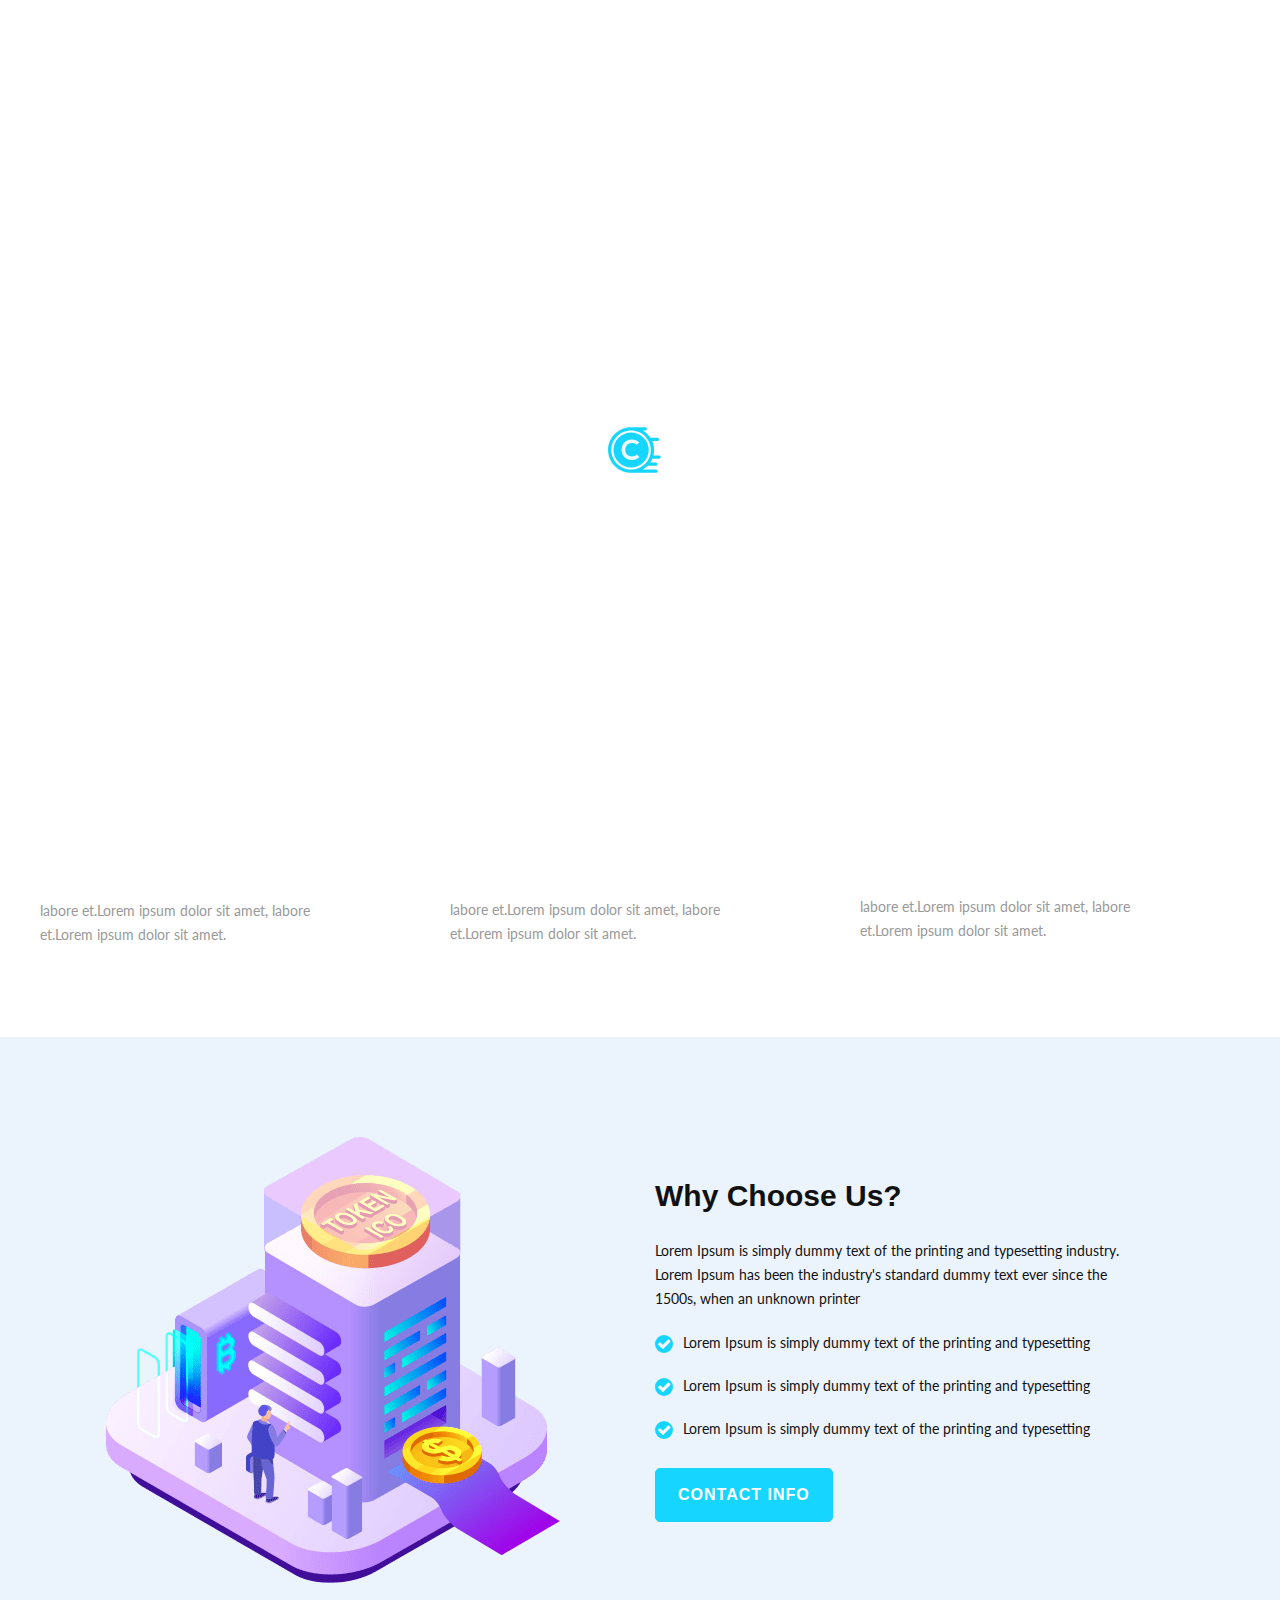
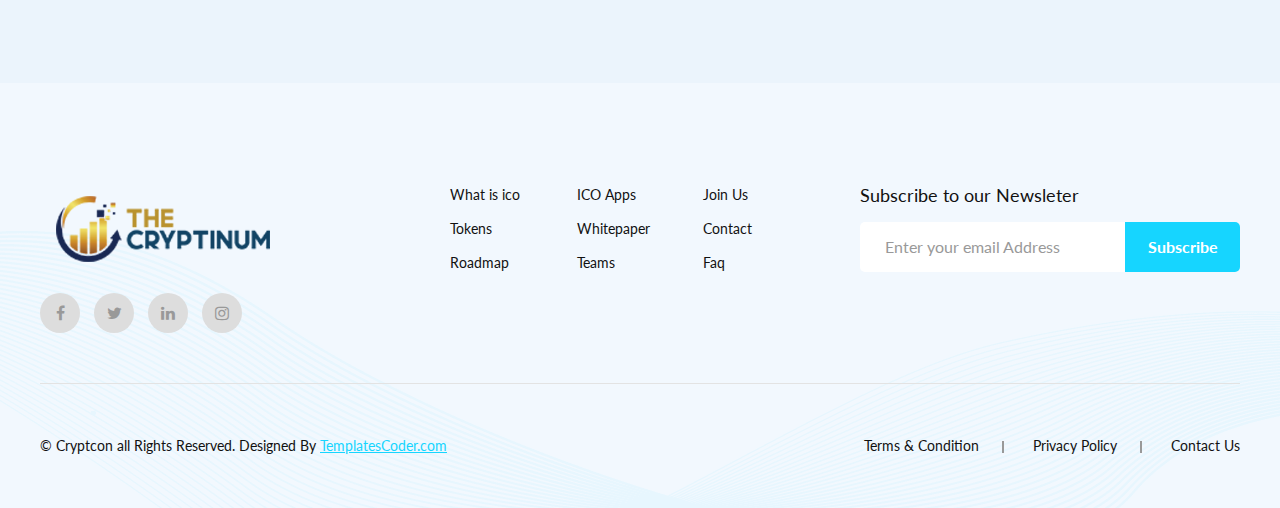
<file: result/02-Light-Theme/feature.html>
<!DOCTYPE html>
<html lang="zxx">
	
<!-- Mirrored from themes.templatescoder.com/crypton/html/demo/1-0/02-Light-Theme/feature.html by HTTrack Website Copier/3.x [XR&CO'2014], Sun, 28 Mar 2021 03:04:51 GMT -->
<head>
	<!-- Basic Page Needs -->
    <meta charset="utf-8">
    <title>Cryptcon</title>

	<!-- Mobile Specific Metas -->
    <meta name="viewport" content="width=device-width, initial-scale=1, maximum-scale=1">
    <link type="image/x-icon" href="images/fav-icon.png" rel="icon">

    <!-- CSS -->
    <link rel="stylesheet" type="text/css" href="css/style.css">
    <link rel="stylesheet" type="text/css" href="css/color.css">
    <link rel="stylesheet" type="text/css" href="css/responsive.css">
	</head>
	<body>

		<!-- Start preloader -->
		<div id="preloader"></div>
		<!-- End preloader -->

		<!-- Top scroll -->
		<div class="top-scroll transition">
			<a href="#banner" class="scrollTo"><i class="fa fa-angle-up" aria-hidden="true"></i></a>
		</div>	
		<!-- Top scroll End -->

		<header class="transition">
			<div class="container">
				<div class="row flex-align">
					<div class="col-lg-4 col-md-3 col-8">
						<div class="logo">
							<a href="index-2.html"><img src="images/logo.png" class="transition" alt="Cryptcon"></a>
						</div>
					</div>
					<div class="col-lg-8 col-md-9 col-4 text-right">
						<div class="menu-toggle">
							<span></span>
						</div>
						<div class="menu">
							<ul class="d-inline-block">
								<li class="mega-menu">
									<span class="opener plus"></span>
									<a href="index-2.html">Home</a>
									<ul class="transition">
										<li><a href="index-2.html">Home One</a></li>
										<li><a href="index-3.html">Home Two</a></li>
									</ul>
								</li>
								<li class="mega-menu">
									<span class="opener plus"></span>
									<a href="about.html">Pages</a>
									<ul class="transition">
										<li><a href="about.html">About</a></li>
										<li><a href="blog-list.html">Blog</a></li>
										<li><a href="token-sale.html">Token Sale</a></li>
										<li><a href="contact.html">Contact</a></li>
										<li><a href="faq.html">FAQ</a></li>
										<li><a href="404.html">404 Page</a></li>
									</ul>
								</li>
								<li><a href="feature.html">Feature</a></li>
								<li><a href="roadmap.html">Roadmap</a></li>
								<li><a href="team.html">Team</a></li>
							</ul>
							<div class="signin d-inline-block">
								<a href="#" class="btn">Sign in</a>
							</div>
						</div>
					</div>
				</div>
			</div>
		</header>

		<section class="sub-page-banner parallax" id="banner">
			<div class="container">
				<div class="row">
					<div class="col-md-12 wow fadeInUp">
						<div class="page-banner text-center">
							<h1 class="sub-banner-title">Feature</h1>
							<ul>
								<li><a href="index-2.html">Home</a></li>
								<li>Feature</li>
							</ul>
						</div>
					</div>
				</div>
			</div>
		</section>

		<div class="feature-part pt-100 pb-10">
			<div class="container">
				<div class="row">
					<div class="col-md-4 wow fadeInUp pb-80">
						<div class="feature-box">
							<div class="feature-icon">
								<img src="images/feature-1.png" alt="Safe & Secure">
							</div>
							<div class="feature-contain pt-25">
								<a href="feature.html" class="feature-title pb-15">Safe & Secure</a>
								<p class="feature-des">Lorem ipsum dolor sit amet, consectetur adipi-sicing elit, sed do eiusmod tempor incididunt ut labore et.Lorem ipsum dolor sit amet, labore et.Lorem ipsum dolor sit amet. </p>
							</div>
						</div>
					</div>
					<div class="col-md-4 wow fadeInUp pb-80">
						<div class="feature-box">
							<div class="feature-icon">
								<a href="feature.html"><img src="images/feature-2.png" alt="Early Bonus"></a>
							</div>
							<div class="feature-contain pt-25">
								<a href="feature.html" class="feature-title pb-15">Early Bonus</a>
								<p class="feature-des">Lorem ipsum dolor sit amet, consectetur adipi-sicing elit, sed do eiusmod tempor incididunt ut labore et.Lorem ipsum dolor sit amet, labore et.Lorem ipsum dolor sit amet. </p>
							</div>
						</div>
					</div>
					<div class="col-md-4 wow fadeInUp pb-80">
						<div class="feature-box">
							<div class="feature-icon">
								<a href="feature.html"><img src="images/feature-3.png" alt="Univarsal Access"></a>
							</div>
							<div class="feature-contain pt-25">
								<a href="feature.html" class="feature-title pb-15">Univarsal Access</a>
								<p class="feature-des">Lorem ipsum dolor sit amet, consectetur adipi-sicing elit, sed do eiusmod tempor incididunt ut labore et.Lorem ipsum dolor sit amet, labore et.Lorem ipsum dolor sit amet. </p>
							</div>
						</div>
					</div>
					<div class="col-md-4 wow fadeInUp pb-80">
						<div class="feature-box">
							<div class="feature-icon">
								<a href="feature.html"><img src="images/feature-4.png" alt="Secure Storage"></a>
							</div>
							<div class="feature-contain pt-25">
								<a href="feature.html" class="feature-title pb-15">Secure Storage</a>
								<p class="feature-des">Lorem ipsum dolor sit amet, consectetur adipi-sicing elit, sed do eiusmod tempor incididunt ut labore et.Lorem ipsum dolor sit amet, labore et.Lorem ipsum dolor sit amet. </p>
							</div>
						</div>
					</div>
					<div class="col-md-4 wow fadeInUp pb-80">
						<div class="feature-box">
							<div class="feature-icon">
								<a href="feature.html"><img src="images/feature-5.png" alt="Low Cost"></a>
							</div>
							<div class="feature-contain pt-25">
								<a href="feature.html" class="feature-title pb-15">Low Cost</a>
								<p class="feature-des">Lorem ipsum dolor sit amet, consectetur adipi-sicing elit, sed do eiusmod tempor incididunt ut labore et.Lorem ipsum dolor sit amet, labore et.Lorem ipsum dolor sit amet. </p>
							</div>
						</div>
					</div>
					<div class="col-md-4 wow fadeInUp pb-80">
						<div class="feature-box">
							<div class="feature-icon">
								<a href="feature.html"><img src="images/feature-6.png" alt="Several Profit"></a>
							</div>
							<div class="feature-contain pt-25">
								<a href="feature.html" class="feature-title pb-15">Several Profit</a>
								<p class="feature-des">Lorem ipsum dolor sit amet, consectetur adipi-sicing elit, sed do eiusmod tempor incididunt ut labore et.Lorem ipsum dolor sit amet, labore et.Lorem ipsum dolor sit amet. </p>
							</div>
						</div>
					</div>
				</div>
			</div>
		</div>

		<section class="feature-main lightsky ptb-100">
			<div class="container">
				<div class="row">
					<div class="col-lg-6 col-md-12 text-center flex-align justify-center order-r-2 wow fadeInLeft">
						<div class="work-box">
							<img src="images/feature-7.png" alt="Work Process">
						</div>
					</div>
					<div class="col-lg-6 col-md-12 flex-align order-r-1 mb-r-30 wow fadeInRight">
						<div class="work-box">
							<h3 class="work-process-title pb-25">Why Choose Us?</h3>
							<p class="work-des pb-20">Lorem Ipsum is simply dummy text of the printing and typesetting industry. Lorem Ipsum has been the industry's standard dummy text ever since the 1500s, when an unknown printer </p>

							<ul class="check-list">
								<li><span><i class="fa fa-check" aria-hidden="true"></i></span> <p>Lorem Ipsum is simply dummy text of the printing and typesetting</p></li>
								<li><span><i class="fa fa-check" aria-hidden="true"></i></span> <p>Lorem Ipsum is simply dummy text of the printing and typesetting</p></li>
								<li><span><i class="fa fa-check" aria-hidden="true"></i></span> <p>Lorem Ipsum is simply dummy text of the printing and typesetting</p></li>
							</ul>
							<a href="#" class="btn">contact Info</a>
						</div>
					</div>
				</div>
			</div>
		</section>

		<footer class="bg-pattern lightskyblue ptb-100">
			<div class="container">
				<div class="footer">
					<div class="row">
						<div class="col-lg-4 col-md-6">
							<div class="footer-logo pb-25">
							<a href="index-2.html"><img src="images/logo.png" alt="Cryptcon"></a>
						</div>
							<div class="footer-icon">
								<ul>
									<li><a href="#"><i class="fa fa-facebook" aria-hidden="true"></i></a></li>
									<li><a href="#"><i class="fa fa-twitter" aria-hidden="true"></i></a></li>
									<li><a href="#"><i class="fa fa-linkedin" aria-hidden="true"></i></a></li>
									<li><a href="#"><i class="fa fa-instagram" aria-hidden="true"></i></a></li>
								</ul>
							</div>
						</div>
						<div class="col-lg-4 col-md-6">
							<div class="footer-link">
								<ul>
									<li><a href="#">What is ico</a></li>
									<li><a href="#">ICO Apps</a></li>
									<li><a href="#">Join Us</a></li>
									<li><a href="token-sale.html">Tokens</a></li>
									<li><a href="#">Whitepaper</a></li>
									<li><a href="contact.html">Contact</a></li>
									<li><a href="roadmap.html">Roadmap</a></li>
									<li><a href="team.html">Teams</a></li>
									<li><a href="faq.html">Faq</a></li>
								</ul>
							</div>
						</div>
						<div class="col-lg-4 col-md-6">
							<div class="subscribe">
								<div class="form-group">
								    <label>Subscribe to our Newsleter</label>
								    <input type="email" class="form-control" placeholder="Enter your email Address">
								    <input type="submit" name="submit" value="Subscribe" class="submit">
								</div>
							</div>
						</div>
					</div>
				</div>
				<div class="copyright">
					<div class="row">
						<div class="col-lg-6">
							<p>© Cryptcon all Rights Reserved. Designed By <a href="https://templatescoder.com/">TemplatesCoder.com</a></p>
						</div>
						<div class="col-lg-6">
							<ul>
								<li><a href="#">Terms & Condition</a></li>
								<li><a href="#">Privacy Policy</a></li>
								<li><a href="contact.html">Contact Us</a></li>
							</ul>
						</div>
					</div>
				</div>
			</div>
		</footer>
	
		<script src="js/jquery-3.4.1.min.js"></script>
		<script src="js/animation.js"></script>
		<script src="js/custom.js"></script>
		
	</body>


<!-- Mirrored from themes.templatescoder.com/crypton/html/demo/1-0/02-Light-Theme/feature.html by HTTrack Website Copier/3.x [XR&CO'2014], Sun, 28 Mar 2021 03:04:53 GMT -->
</html>
</file>
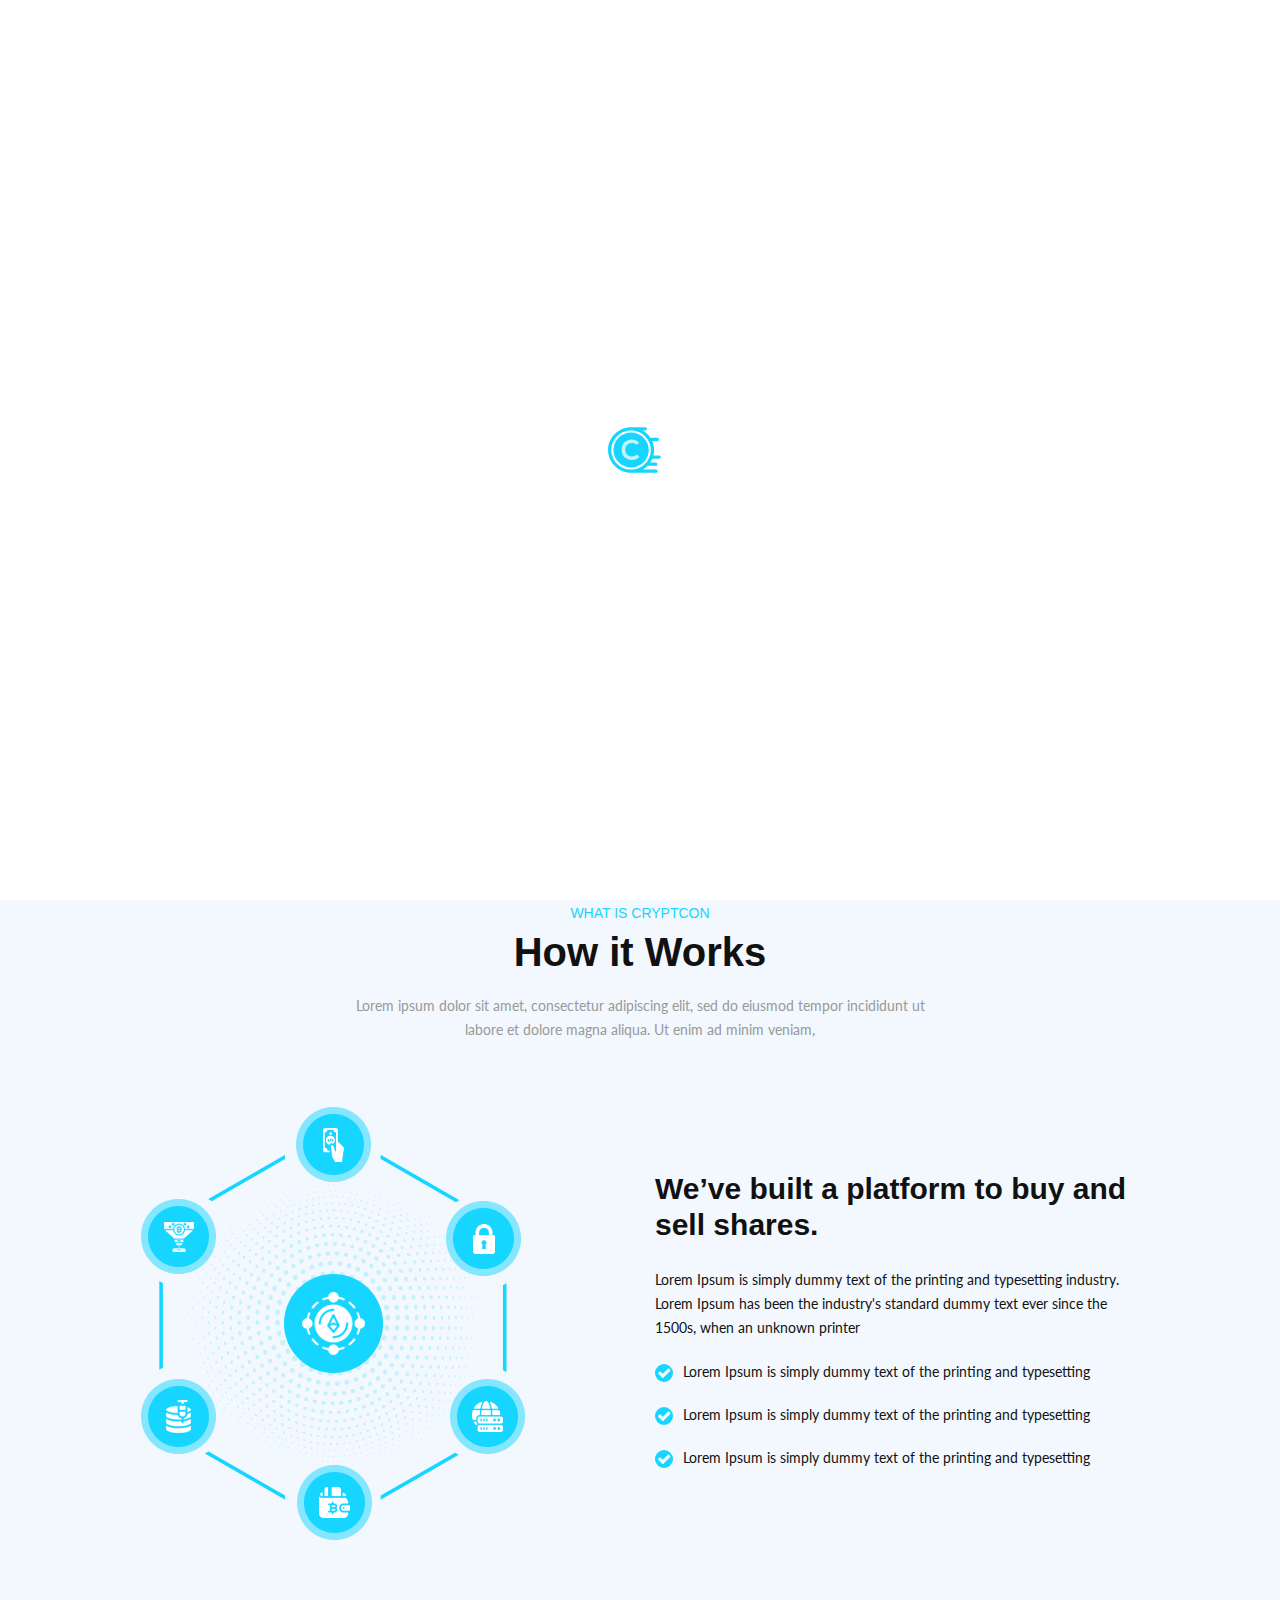
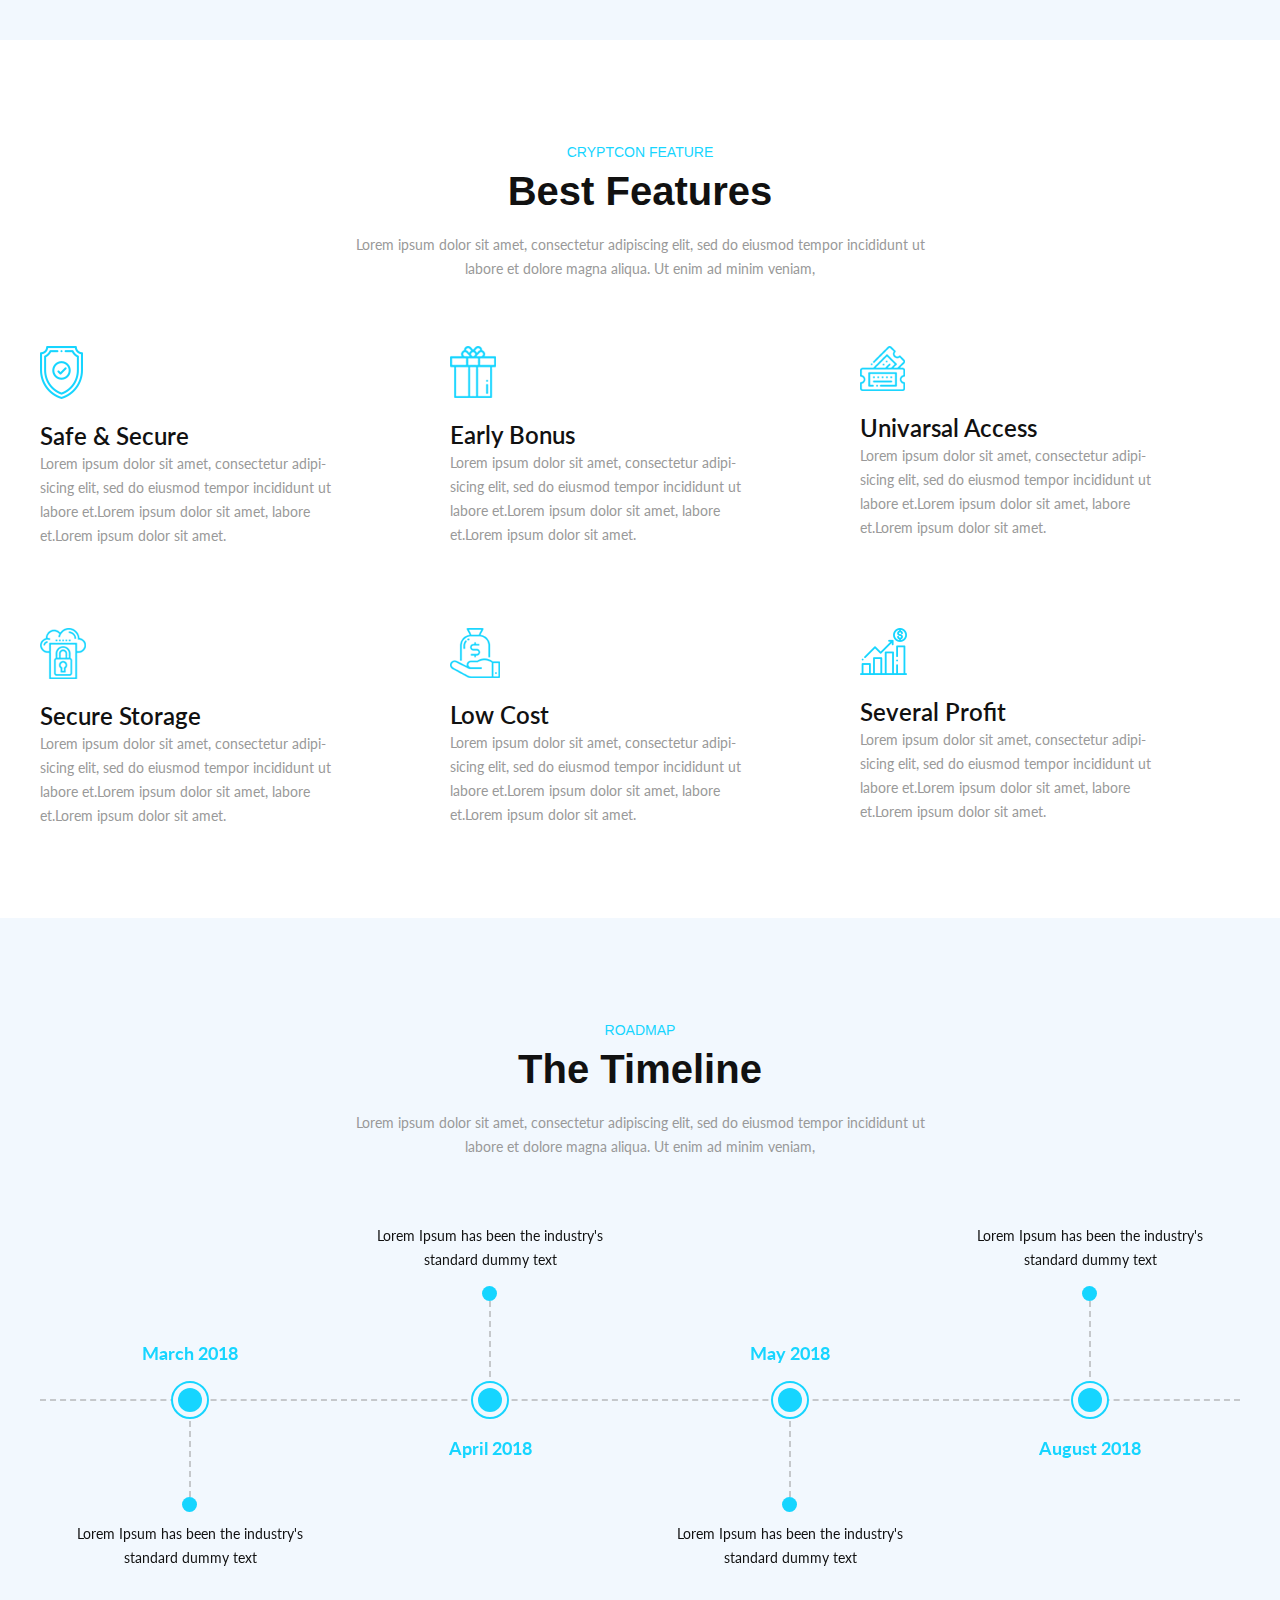
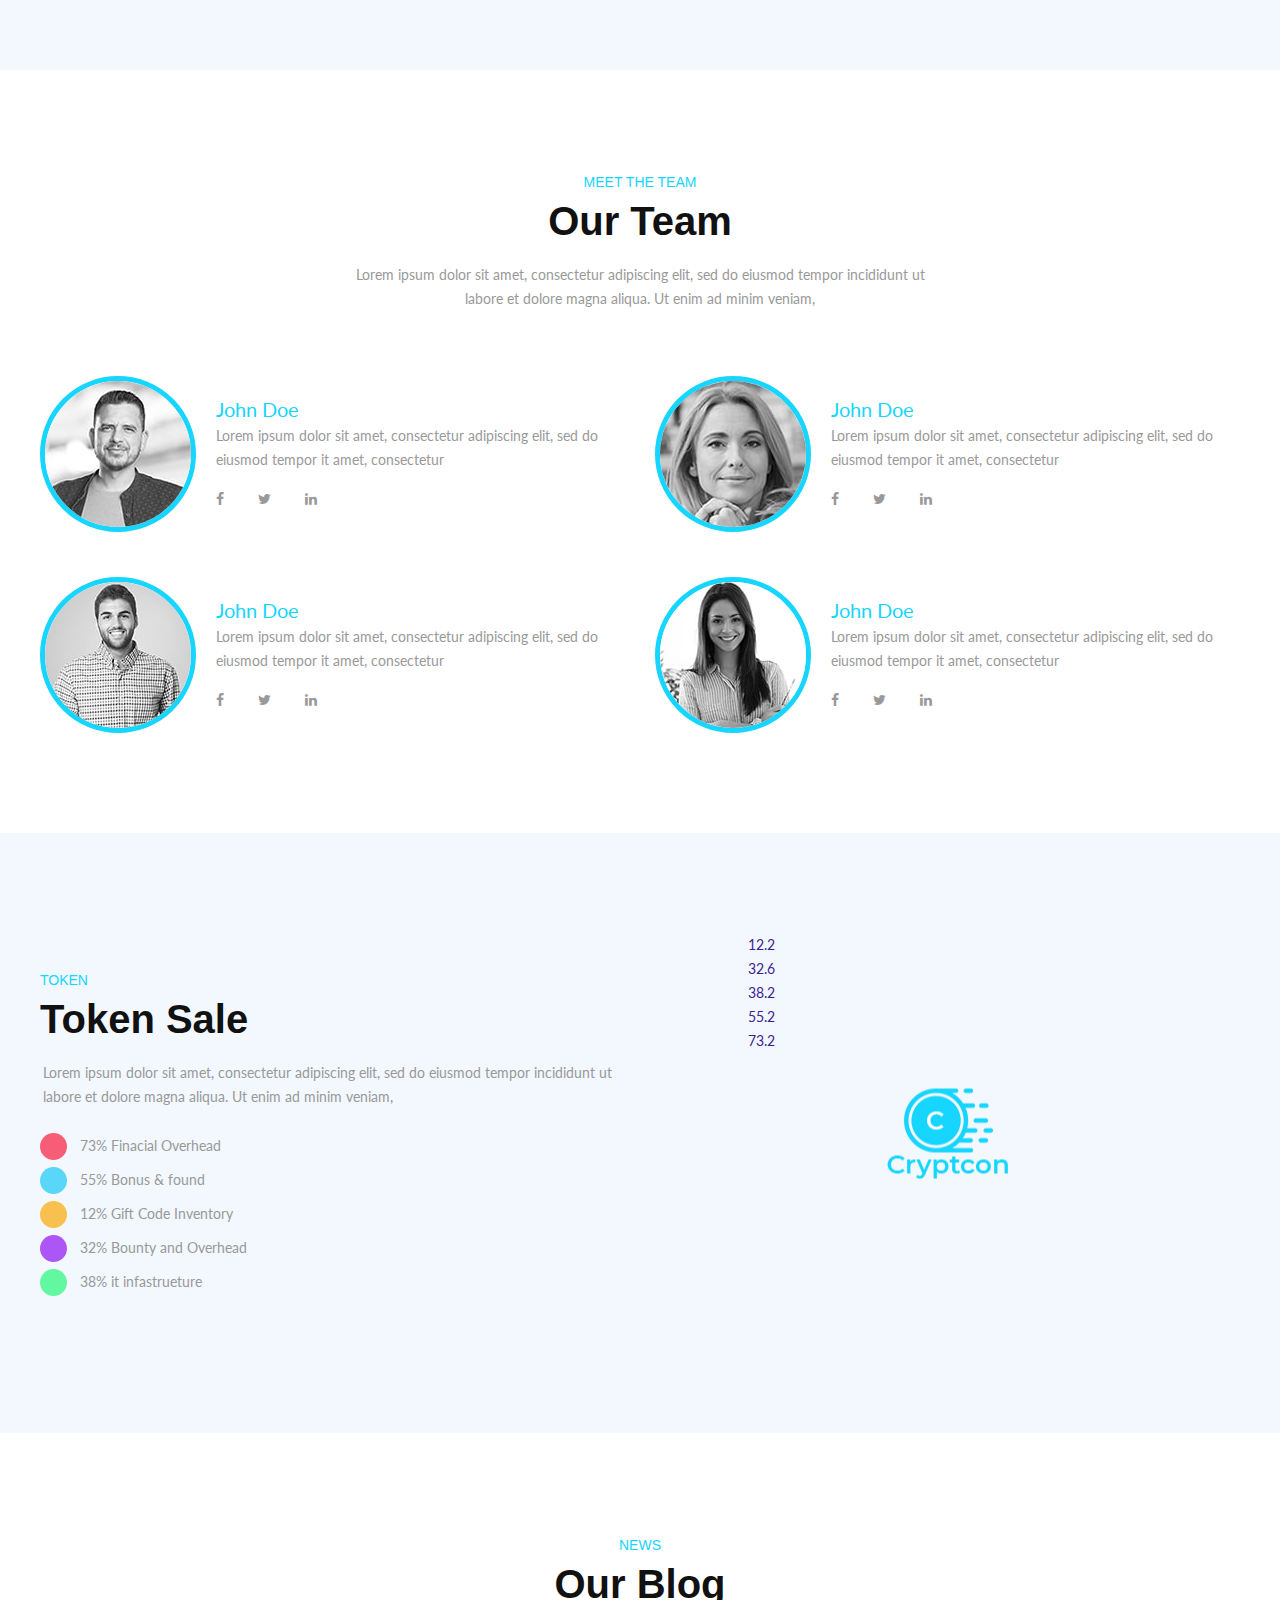
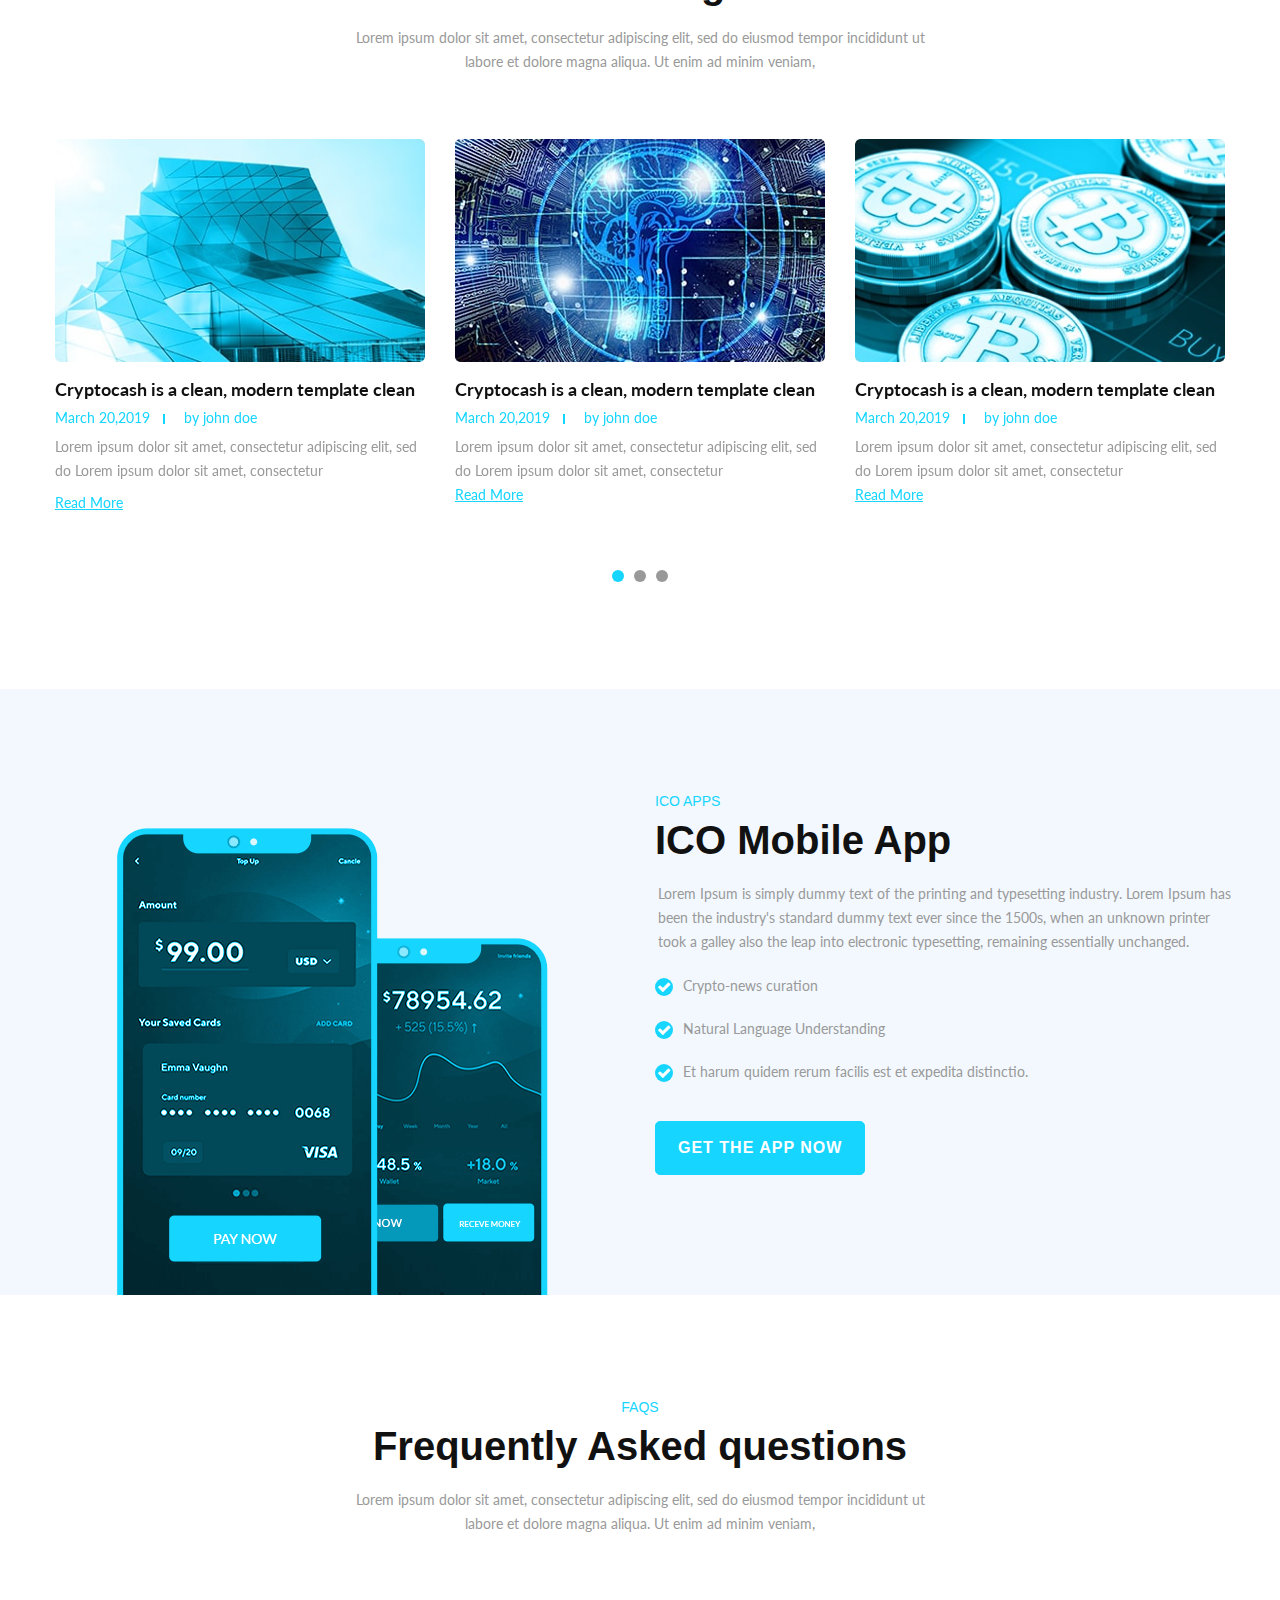
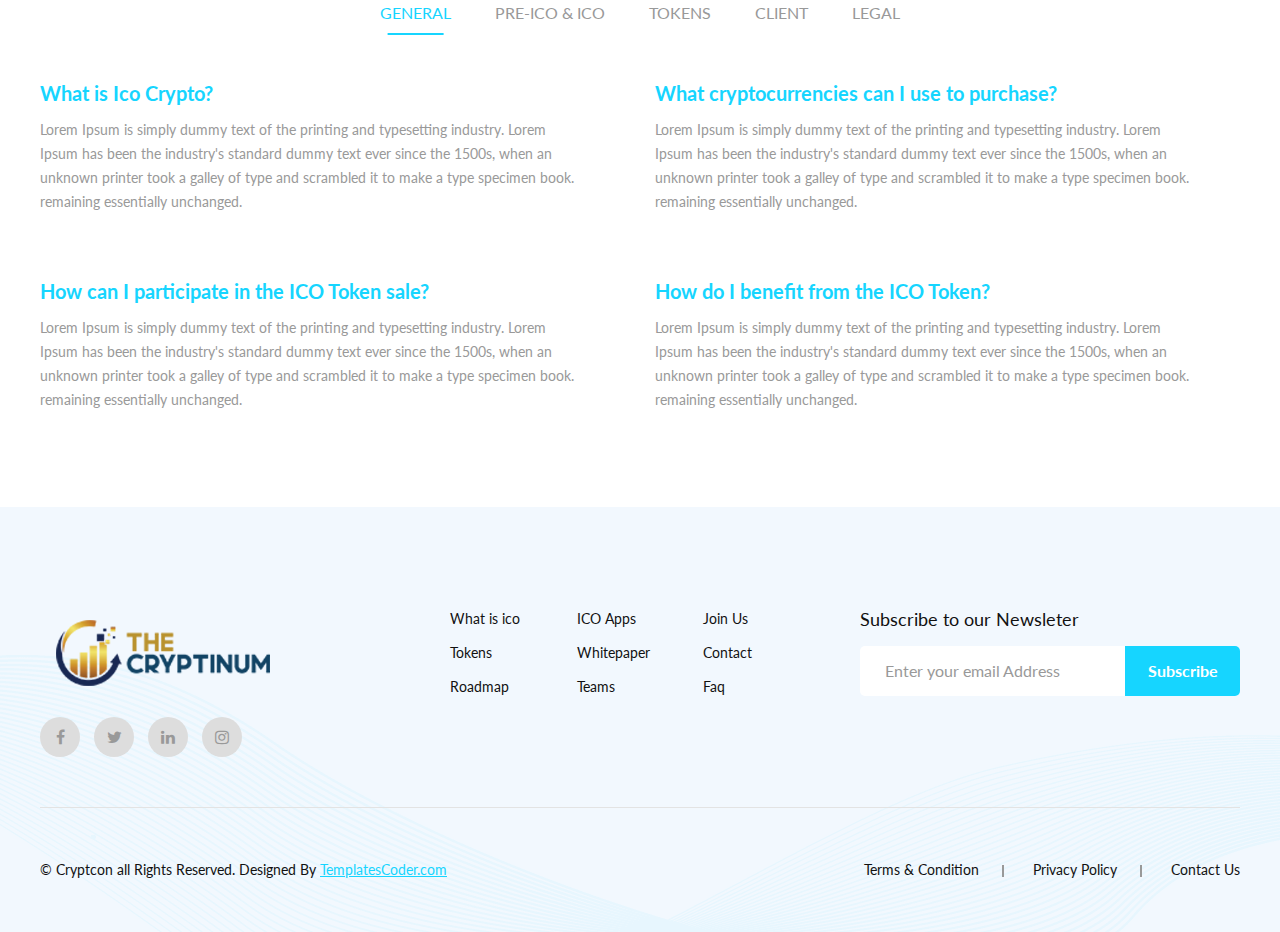
<file: result/02-Light-Theme/index-2.html>
<!DOCTYPE html>
<html lang="en">
	
<!-- Mirrored from themes.templatescoder.com/crypton/html/demo/1-0/02-Light-Theme/index.html by HTTrack Website Copier/3.x [XR&CO'2014], Sun, 28 Mar 2021 03:04:36 GMT -->
<head>
	<!-- Basic Page Needs -->
    <meta charset="utf-8">
    <title>Cryptcon</title>

	<!-- Mobile Specific Metas -->
    <meta name="viewport" content="width=device-width, initial-scale=1, maximum-scale=1">
    <link type="image/x-icon" href="images/fav-icon.png" rel="icon">

    <!-- CSS -->
    <link rel="stylesheet" type="text/css" href="css/style.css">
    <link rel="stylesheet" type="text/css" href="css/color.css">
    <link rel="stylesheet" type="text/css" href="css/responsive.css">
	</head>
	<body>

		<!-- Start preloader -->
		<div id="preloader"></div>
		<!-- End preloader -->

		<!-- Top scroll -->
		<div class="top-scroll transition">
			<a href="#banner" class="scrollTo"><i class="fa fa-angle-up" aria-hidden="true"></i></a>
		</div>	
		<!-- Top scroll End -->
		<header class="transition">
			<div class="container">
				<div class="row flex-align">
					<div class="col-lg-4 col-md-3 col-8">
						<div class="logo">
							<a href="index-2.html"><img src="images/logo.png" class="transition" alt="Cryptcon"></a>
						</div>
					</div>
					<div class="col-lg-8 col-md-9 col-4 text-right">
						<div class="menu-toggle">
							<span></span>
						</div>
						<div class="menu">
							<ul class="d-inline-block">
								<li class="mega-menu">
									<span class="opener plus"></span>
									<a href="index-2.html">Home</a>
									<ul class="transition">
										<li><a href="index-2.html">Home One</a></li>
										<li><a href="index-3.html">Home Two</a></li>
									</ul>
								</li>
								<li class="mega-menu">
									<span class="opener plus"></span>
									<a href="about.html">Pages</a>
									<ul class="transition">
										<li><a href="about.html">About</a></li>
										<li><a href="blog-list.html">Blog</a></li>
										<li><a href="token-sale.html">Token Sale</a></li>
										<li><a href="contact.html">Contact</a></li>
										<li><a href="faq.html">FAQ</a></li>
										<li><a href="404.html">404 Page</a></li>
									</ul>
								</li>
								<li><a href="feature.html">Feature</a></li>
								<li><a href="roadmap.html">Roadmap</a></li>
								<li><a href="team.html">Team</a></li>
							</ul>
							<div class="signin d-inline-block">
								<a href="#" class="btn">Sign in</a>
							</div>
						</div>
					</div>
				</div>
			</div>
		</header>

		<section class="home-banner" id="banner">
			<div class="container">
				<div class="row">
					<div class="col-lg-6 col-md-6 position-u flex-align wow fadeInLeft">
						<div class="banner-contain">
							<h1 class="banner-heading">Invest In <span>Cryptocoin</span> Way To Trade</h1>
							<p class="banner-des">Sed ut perspiciatis unde omnis iste natus error sit voluptatem accusantium doloremque laudantium, totam rem</p>
							<a href="#" class="btn">Learn more</a>
						</div>
					</div>
					<div class="col-lg-6 col-md-6 position-u wow fadeInRight">
						<div class="banner-img">
							<img src="images/about-2.png" alt="banner">
						</div>
					</div>
				</div>
			</div>
		</section>

		<section class="work-part lightskyblue ptb-100">
			<div class="container">
				<div class="row">
					<div class="col-md-12 wow fadeInUp">
						<div class="section-heading text-center pb-65">
							<label class="sub-heading">what is cryptcon</label>
							<h2 class="heading-title">How it Works</h2>
							<p class="heading-des">Lorem ipsum dolor sit amet, consectetur adipiscing elit, sed do eiusmod tempor incididunt ut labore et dolore magna aliqua. Ut enim ad minim veniam,</p>
						</div>
					</div>
				</div>
				<div class="row">
					<div class="col-md-6 text-center flex-align justify-center wow fadeInLeft">
						<div class="work-box">
							<div class="work-box-bg"></div>
							<img src="images/work-process.png" class="rotation-img" alt="Work Process">
						</div>
					</div>
					<div class="col-md-6 flex-align wow fadeInRight">
						<div class="work-box">
							<h3 class="work-process-title pb-25">We’ve built a platform to buy and sell shares.</h3>
							<p class="work-des pb-20">Lorem Ipsum is simply dummy text of the printing and typesetting industry. Lorem Ipsum has been the industry's standard dummy text ever since the 1500s, when an unknown printer </p>

							<ul class="check-list">
								<li><span><i class="fa fa-check" aria-hidden="true"></i></span> <p>Lorem Ipsum is simply dummy text of the printing and typesetting</p></li>
								<li><span><i class="fa fa-check" aria-hidden="true"></i></span> <p>Lorem Ipsum is simply dummy text of the printing and typesetting</p></li>
								<li><span><i class="fa fa-check" aria-hidden="true"></i></span> <p>Lorem Ipsum is simply dummy text of the printing and typesetting</p></li>
							</ul>
						</div>
					</div>
				</div>
			</div>
		</section>

		<section class="feature-part pt-100 pb-10">
			<div class="container">
				<div class="row">
					<div class="col-md-12 wow fadeInUp">
						<div class="section-heading text-center pb-65">
							<label class="sub-heading">cryptcon Feature</label>
							<h2 class="heading-title">Best Features</h2>
							<p class="heading-des">Lorem ipsum dolor sit amet, consectetur adipiscing elit, sed do eiusmod tempor incididunt ut labore et dolore magna aliqua. Ut enim ad minim veniam,</p>
						</div>
					</div>
				</div>
				<div class="row">
					<div class="col-md-4 wow fadeInUp pb-80">
						<div class="feature-box">
							<div class="feature-icon">
								<img src="images/feature-1.png" alt="Safe & Secure">
							</div>
							<div class="feature-contain pt-25">
								<a href="feature.html" class="feature-title pb-15">Safe & Secure</a>
								<p class="feature-des">Lorem ipsum dolor sit amet, consectetur adipi-sicing elit, sed do eiusmod tempor incididunt ut labore et.Lorem ipsum dolor sit amet, labore et.Lorem ipsum dolor sit amet. </p>
							</div>
						</div>
					</div>
					<div class="col-md-4 wow fadeInUp pb-80">
						<div class="feature-box">
							<div class="feature-icon">
								<a href="feature.html"><img src="images/feature-2.png" alt="Early Bonus"></a>
							</div>
							<div class="feature-contain pt-25">
								<a href="feature.html" class="feature-title pb-15">Early Bonus</a>
								<p class="feature-des">Lorem ipsum dolor sit amet, consectetur adipi-sicing elit, sed do eiusmod tempor incididunt ut labore et.Lorem ipsum dolor sit amet, labore et.Lorem ipsum dolor sit amet. </p>
							</div>
						</div>
					</div>
					<div class="col-md-4 wow fadeInUp pb-80">
						<div class="feature-box">
							<div class="feature-icon">
								<a href="feature.html"><img src="images/feature-3.png" alt="Univarsal Access"></a>
							</div>
							<div class="feature-contain pt-25">
								<a href="feature.html" class="feature-title pb-15">Univarsal Access</a>
								<p class="feature-des">Lorem ipsum dolor sit amet, consectetur adipi-sicing elit, sed do eiusmod tempor incididunt ut labore et.Lorem ipsum dolor sit amet, labore et.Lorem ipsum dolor sit amet. </p>
							</div>
						</div>
					</div>
					<div class="col-md-4 wow fadeInUp pb-80">
						<div class="feature-box">
							<div class="feature-icon">
								<a href="feature.html"><img src="images/feature-4.png" alt="Secure Storage"></a>
							</div>
							<div class="feature-contain pt-25">
								<a href="feature.html" class="feature-title pb-15">Secure Storage</a>
								<p class="feature-des">Lorem ipsum dolor sit amet, consectetur adipi-sicing elit, sed do eiusmod tempor incididunt ut labore et.Lorem ipsum dolor sit amet, labore et.Lorem ipsum dolor sit amet. </p>
							</div>
						</div>
					</div>
					<div class="col-md-4 wow fadeInUp pb-80">
						<div class="feature-box">
							<div class="feature-icon">
								<a href="feature.html"><img src="images/feature-5.png" alt="Low Cost"></a>
							</div>
							<div class="feature-contain pt-25">
								<a href="feature.html" class="feature-title pb-15">Low Cost</a>
								<p class="feature-des">Lorem ipsum dolor sit amet, consectetur adipi-sicing elit, sed do eiusmod tempor incididunt ut labore et.Lorem ipsum dolor sit amet, labore et.Lorem ipsum dolor sit amet. </p>
							</div>
						</div>
					</div>
					<div class="col-md-4 wow fadeInUp pb-80">
						<div class="feature-box">
							<div class="feature-icon">
								<a href="feature.html"><img src="images/feature-6.png" alt="Several Profit"></a>
							</div>
							<div class="feature-contain pt-25">
								<a href="feature.html" class="feature-title pb-15">Several Profit</a>
								<p class="feature-des">Lorem ipsum dolor sit amet, consectetur adipi-sicing elit, sed do eiusmod tempor incididunt ut labore et.Lorem ipsum dolor sit amet, labore et.Lorem ipsum dolor sit amet. </p>
							</div>
						</div>
					</div>
				</div>
			</div>
		</section>

		<section class="timeline lightskyblue ptb-100">
			<div class="container">
				<div class="row">
					<div class="col-md-12 wow fadeInUp">
						<div class="section-heading text-center pb-65">
							<label class="sub-heading">roadmap</label>
							<h2 class="heading-title">The Timeline</h2>
							<p class="heading-des">Lorem ipsum dolor sit amet, consectetur adipiscing elit, sed do eiusmod tempor incididunt ut labore et dolore magna aliqua. Ut enim ad minim veniam,</p>
						</div>
					</div>
				</div>
				<div class="main-roadmap">
					<div class="row">
						<div class="col-md-12">
							<div class="h-border wow fadeInLeft"></div>
						</div>
					</div>
					<div class="row">
						<div class="col-md-12">
							<div class="roadmap-slider owl-carousel">
								<div class="roadmap wow fadeInLeft">
									<div class="roadmap-box text-center">
										<div class="date-title">March 2018</div>
										<div class="map-graphic">
											<div class="small-round"><span></span></div>
											<div class="v-row"></div>
										</div>
										<div class="roadmap-detail-box">
											<p>Lorem Ipsum has been the industry's standard dummy text </p>
										</div>
									</div>
								</div>
								<div class="roadmap wow fadeInLeft">
									<div class="roadmap-box text-center">
										<div class="date-title">April 2018</div>
										<div class="map-graphic">
											<div class="small-round"><span></span></div>
											<div class="v-row"></div>
										</div>
										<div class="roadmap-detail-box">
											<p>Lorem Ipsum has been the industry's standard dummy text </p>
										</div>
									</div>
								</div>
								<div class="roadmap wow fadeInLeft">
									<div class="roadmap-box text-center">
										<div class="date-title">May 2018</div>
										<div class="map-graphic">
											<div class="small-round"><span></span></div>
											<div class="v-row"></div>
										</div>
										<div class="roadmap-detail-box">
											<p>Lorem Ipsum has been the industry's standard dummy text </p>
										</div>
									</div>
								</div>
								<div class="roadmap wow fadeInLeft">
									<div class="roadmap-box text-center">
										<div class="date-title">August 2018</div>
										<div class="map-graphic">
											<div class="small-round"><span></span></div>
											<div class="v-row"></div>
										</div>
										<div class="roadmap-detail-box">
											<p>Lorem Ipsum has been the industry's standard dummy text </p>
										</div>
									</div>
								</div>
							</div>
						</div>
					</div>
				</div>
			</div>
		</section>

		<section class="team-part pt-100 pb-55">
			<div class="container">
				<div class="row">
					<div class="col-md-12 wow fadeInUp">
						<div class="section-heading text-center pb-65">
							<label class="sub-heading">meet the team</label>
							<h2 class="heading-title">Our Team</h2>
							<p class="heading-des">Lorem ipsum dolor sit amet, consectetur adipiscing elit, sed do eiusmod tempor incididunt ut labore et dolore magna aliqua. Ut enim ad minim veniam,</p>
						</div>
					</div>
				</div>
				<div class="row">
					<div class="col-md-6 wow fadeInLeft pb-45">
						<div class="team-box flex-align">
							<div class="team-img">
								<a href="team.html"><img src="images/team-1.jpg" alt="team member"></a>
							</div>
							<div class="team-des">
								<a href="team.html" class="member-name">John Doe</a>
								<p class="member-des">Lorem ipsum dolor sit amet, consectetur adipiscing elit, sed do eiusmod tempor it amet, consectetur</p>
								<ul class="pt-15">
									<li><a href="#"><i class="fa fa-facebook" aria-hidden="true"></i></a></li>
									<li><a href="#"><i class="fa fa-twitter" aria-hidden="true"></i></a></li>
									<li><a href="#"><i class="fa fa-linkedin" aria-hidden="true"></i></a></li>
								</ul>
							</div>
						</div>
					</div>
					<div class="col-md-6 pb-45 wow fadeInRight">
						<div class="team-box flex-align">
							<div class="team-img">
								<a href="team.html"><img src="images/team-2.jpg" alt="team member"></a>
							</div>
							<div class="team-des">
								<a href="team.html" class="member-name">John Doe</a>
								<p class="member-des">Lorem ipsum dolor sit amet, consectetur adipiscing elit, sed do eiusmod tempor it amet, consectetur</p>
								<ul class="pt-15">
									<li><a href="#"><i class="fa fa-facebook" aria-hidden="true"></i></a></li>
									<li><a href="#"><i class="fa fa-twitter" aria-hidden="true"></i></a></li>
									<li><a href="#"><i class="fa fa-linkedin" aria-hidden="true"></i></a></li>
								</ul>
							</div>
						</div>
					</div>
					<div class="col-md-6 wow fadeInLeft pb-45">
						<div class="team-box flex-align">
							<div class="team-img">
								<a href="team.html"><img src="images/team-3.jpg" alt="team member"></a>
							</div>
							<div class="team-des">
								<a href="team.html" class="member-name">John Doe</a>
								<p class="member-des">Lorem ipsum dolor sit amet, consectetur adipiscing elit, sed do eiusmod tempor it amet, consectetur</p>
								<ul class="pt-15">
									<li><a href="#"><i class="fa fa-facebook" aria-hidden="true"></i></a></li>
									<li><a href="#"><i class="fa fa-twitter" aria-hidden="true"></i></a></li>
									<li><a href="#"><i class="fa fa-linkedin" aria-hidden="true"></i></a></li>
								</ul>
							</div>
						</div>
					</div>
					<div class="col-md-6 pb-45 wow fadeInRight">
						<div class="team-box flex-align">
							<div class="team-img">
								<a href="team.html"><img src="images/team-4.jpg" alt="team member"></a>
							</div>
							<div class="team-des">
								<a href="team.html" class="member-name">John Doe</a>
								<p class="member-des">Lorem ipsum dolor sit amet, consectetur adipiscing elit, sed do eiusmod tempor it amet, consectetur</p>
								<ul class="pt-15">
									<li><a href="#"><i class="fa fa-facebook" aria-hidden="true"></i></a></li>
									<li><a href="#"><i class="fa fa-twitter" aria-hidden="true"></i></a></li>
									<li><a href="#"><i class="fa fa-linkedin" aria-hidden="true"></i></a></li>
								</ul>
							</div>
						</div>
					</div>
				</div>
			</div>
		</section>

		<section id="tokensale-part" class="token-sale parallax lightskyblue ptb-100">
			<div class="container">
				<div class="row">
					<div class="col-lg-6 wow fadeInLeft flex-align">
						<div class="w-100">
							<div class="section-heading pb-20">
								<label class="sub-heading">token</label>
								<h2 class="heading-title">Token Sale</h2>
								<p class="heading-des">Lorem ipsum dolor sit amet, consectetur adipiscing elit, sed do eiusmod tempor incididunt ut labore et dolore magna aliqua. Ut enim ad minim veniam,</p>
							</div>
							<div class="token-graphic-detail">
								<ul>
									<li class="color-code-1">73% Finacial Overhead</li>
									<li class="color-code-2">55% Bonus & found</li>
									<li class="color-code-3">12% Gift Code Inventory</li>
									<li class="color-code-4">32% Bounty and Overhead</li>
									<li class="color-code-5">38% it infastrueture</li>
								</ul>
							</div>
						</div>
					</div>
					<div class="col-lg-6 flex-align justify-center-r">
						<div class="token-graph w-100">
							<div class='donut'>
						        <div data-lcolor="#f8c04e">12.2</div>
						        <div data-lcolor="#ac56f7">32.6</div>
						        <div data-lcolor="#61f89f">38.2</div>
						        <div data-lcolor="#5ad6f8">55.2</div>
						        <div data-lcolor="#f85d77">73.2</div>
						    </div>
					        <div class="graph-logo">
					        	<img src="images/graph-logo.png" alt="cryptoz">
					        </div>
						</div>
					</div>
				</div>
			</div>
		</section>

		<section class="blog-part ptb-100">
			<div class="container">
				<div class="row">
					<div class="col-md-12 wow fadeInUp">
						<div class="section-heading text-center pb-65">
							<label class="sub-heading">news</label>
							<h2 class="heading-title">Our Blog</h2>
							<p class="heading-des">Lorem ipsum dolor sit amet, consectetur adipiscing elit, sed do eiusmod tempor incididunt ut labore et dolore magna aliqua. Ut enim ad minim veniam,</p>
						</div>
					</div>
				</div>
				<div class="blog-slider owl-carousel">
					<div class="blog-box wow fadeInUp">
						<div class="blog-img mb-15">
							<a href="blog-detail.html"><img src="images/blog-1.jpg" alt="blog"></a>
						</div>
						<div class="blog-des-box">
							<a href="blog-detail.html" class="blog-title">Cryptocash is a clean, modern template clean</a>
							<ul class="blog-date">
								<li>March 20,2019</li>
								<li>by john doe</li>
							</ul>
							<p class="blog-des">Lorem ipsum dolor sit amet, consectetur adipiscing elit, sed do Lorem ipsum dolor sit amet, consectetur </p>
							<a href="blog-detail.html" class="read-more">Read More</a>
						</div>
					</div>
					<div class="blog-box wow fadeInUp">
						<div class="blog-img mb-15">
							<a href="blog-detail.html"><img src="images/blog-2.jpg" alt="blog"></a>
						</div>
						<div class="blog-des-box">
							<a href="blog-detail.html" class="blog-title">Cryptocash is a clean, modern template clean</a>
							<ul class="blog-date">
								<li>March 20,2019</li>
								<li>by john doe</li>
							</ul>
							<p>Lorem ipsum dolor sit amet, consectetur adipiscing elit, sed do Lorem ipsum dolor sit amet, consectetur </p>
							<a href="blog-detail.html" class="read-more">Read More</a>
						</div>
					</div>
					<div class="blog-box wow fadeInUp">
						<div class="blog-img mb-15">
							<a href="blog-detail.html"><img src="images/blog-3.jpg" alt="blog"></a>
						</div>
						<div class="blog-des-box">
							<a href="blog-detail.html" class="blog-title">Cryptocash is a clean, modern template clean</a>
							<ul class="blog-date">
								<li>March 20,2019</li>
								<li>by john doe</li>
							</ul>
							<p>Lorem ipsum dolor sit amet, consectetur adipiscing elit, sed do Lorem ipsum dolor sit amet, consectetur </p>
							<a href="blog-detail.html" class="read-more">Read More</a>
						</div>
					</div>
					<div class="blog-box wow fadeInUp">
						<div class="blog-img mb-15">
							<a href="blog-detail.html"><img src="images/blog-1.jpg" alt="blog"></a>
						</div>
						<div class="blog-des-box">
							<a href="blog-detail.html" class="blog-title">Cryptocash is a clean, modern template clean</a>
							<ul class="blog-date">
								<li>March 20,2019</li>
								<li>by john doe</li>
							</ul>
							<p class="blog-des">Lorem ipsum dolor sit amet, consectetur adipiscing elit, sed do Lorem ipsum dolor sit amet, consectetur </p>
							<a href="blog-detail.html" class="read-more">Read More</a>
						</div>
					</div>
					<div class="blog-box wow fadeInUp">
						<div class="blog-img mb-15">
							<a href="blog-detail.html"><img src="images/blog-2.jpg" alt="blog"></a>
						</div>
						<div class="blog-des-box">
							<a href="blog-detail.html" class="blog-title">Cryptocash is a clean, modern template clean</a>
							<ul class="blog-date">
								<li>March 20,2019</li>
								<li>by john doe</li>
							</ul>
							<p>Lorem ipsum dolor sit amet, consectetur adipiscing elit, sed do Lorem ipsum dolor sit amet, consectetur </p>
							<a href="blog-detail.html" class="read-more">Read More</a>
						</div>
					</div>
					<div class="blog-box wow fadeInUp">
						<div class="blog-img mb-15">
							<a href="blog-detail.html"><img src="images/blog-3.jpg" alt="blog"></a>
						</div>
						<div class="blog-des-box">
							<a href="blog-detail.html" class="blog-title">Cryptocash is a clean, modern template clean</a>
							<ul class="blog-date">
								<li>March 20,2019</li>
								<li>by john doe</li>
							</ul>
							<p>Lorem ipsum dolor sit amet, consectetur adipiscing elit, sed do Lorem ipsum dolor sit amet, consectetur </p>
							<a href="blog-detail.html" class="read-more">Read More</a>
						</div>
					</div>
					<div class="blog-box wow fadeInUp">
						<div class="blog-img mb-15">
							<a href="blog-detail.html"><img src="images/blog-1.jpg" alt="blog"></a>
						</div>
						<div class="blog-des-box">
							<a href="blog-detail.html" class="blog-title">Cryptocash is a clean, modern template clean</a>
							<ul class="blog-date">
								<li>March 20,2019</li>
								<li>by john doe</li>
							</ul>
							<p class="blog-des">Lorem ipsum dolor sit amet, consectetur adipiscing elit, sed do Lorem ipsum dolor sit amet, consectetur </p>
							<a href="blog-detail.html" class="read-more">Read More</a>
						</div>
					</div>
					<div class="blog-box wow fadeInUp">
						<div class="blog-img mb-15">
							<a href="blog-detail.html"><img src="images/blog-2.jpg" alt="blog"></a>
						</div>
						<div class="blog-des-box">
							<a href="blog-detail.html" class="blog-title">Cryptocash is a clean, modern template clean</a>
							<ul class="blog-date">
								<li>March 20,2019</li>
								<li>by john doe</li>
							</ul>
							<p>Lorem ipsum dolor sit amet, consectetur adipiscing elit, sed do Lorem ipsum dolor sit amet, consectetur </p>
							<a href="blog-detail.html" class="read-more">Read More</a>
						</div>
					</div>
					<div class="blog-box wow fadeInUp">
						<div class="blog-img mb-15">
							<a href="blog-detail.html"><img src="images/blog-3.jpg" alt="blog"></a>
						</div>
						<div class="blog-des-box">
							<a href="blog-detail.html" class="blog-title">Cryptocash is a clean, modern template clean</a>
							<ul class="blog-date">
								<li>March 20,2019</li>
								<li>by john doe</li>
							</ul>
							<p>Lorem ipsum dolor sit amet, consectetur adipiscing elit, sed do Lorem ipsum dolor sit amet, consectetur </p>
							<a href="blog-detail.html" class="read-more">Read More</a>
						</div>
					</div>
				</div>
			</div>
		</section>

		<section class="ico-apps parallax-2 lightskyblue pt-100">
			<div class="container">
				<div class="row">
					<div class="col-lg-6 wow fadeInLeft flex-bottom order-r-2">
						<div class="ico-apps-img w-100 text-center">
							<img src="images/ico-img.png" alt="mobile apps">
						</div>
					</div>
					<div class="col-lg-6 wow fadeInRight pb-100 order-r-1">
						<div class="section-heading pb-20">
							<label class="sub-heading">ico apps</label>
							<h2 class="heading-title">ICO Mobile App</h2>
							<p class="heading-des pb-20">Lorem Ipsum is simply dummy text of the printing and typesetting industry. Lorem Ipsum has been the industry's standard dummy text ever since the 1500s, when an unknown printer took a galley  also the leap into electronic typesetting, remaining essentially unchanged. </p>

							<ul class="check-list mb-30">
								<li><span><i class="fa fa-check" aria-hidden="true"></i></span> <p>Crypto-news curation</p></li>
								<li><span><i class="fa fa-check" aria-hidden="true"></i></span> <p>Natural Language Understanding</p></li>
								<li><span><i class="fa fa-check" aria-hidden="true"></i></span> <p>Et harum quidem rerum facilis est et expedita distinctio.</p></li>
							</ul>
							<a href="#" class="btn">get the app now</a>
						</div>
					</div>
				</div>
			</div>
		</section>

		<section class="faq-part pt-100">
			<div class="container">
				<div class="row">
					<div class="col-md-12 wow fadeInUp">
						<div class="section-heading text-center pb-65">
							<label class="sub-heading">Faqs</label>
							<h2 class="heading-title">Frequently Asked questions</h2>
							<p class="heading-des">Lorem ipsum dolor sit amet, consectetur adipiscing elit, sed do eiusmod tempor incididunt ut labore et dolore magna aliqua. Ut enim ad minim veniam,</p>
						</div>
					</div>
				</div>
				<div class="row">
					<div class="col-md-12 wow fadeInUp">
						<ul class="nav nav-tabs Frequently-tabs pb-55" id="myTab" role="tablist">
							<li>
							    <a class="active" data-toggle="tab" href="#general" role="tab">general</a>
							</li>
							<li>
							    <a data-toggle="tab" href="#ico" role="tab" >pre-ico & ico</a>
							</li>
							<li>
							    <a data-toggle="tab" href="#Tokens" role="tab">Tokens</a>
							</li>
							<li>
							    <a data-toggle="tab" href="#client" role="tab">client</a>
							</li>
							<li>
							    <a data-toggle="tab" href="#legal" role="tab">legal</a>
							</li>
						</ul>
					</div>
				</div>
				<div class="row">
					<div class="col-md-12 wow fadeInUp">
						<div class="tab-content" id="myTabContent">
						  	<div class="tab-pane fade show active" id="general" role="tabpanel">
						  		<div class="row">
						  			<div class="col-md-6 pb-65">
						  				<div class="faq-tab">
						  					<a href="faq.html" class="qus-title">What is Ico Crypto?</a>
						  					<p class="qus-des pt-10">Lorem Ipsum is simply dummy text of the printing and typesetting industry. Lorem Ipsum has been the industry's standard dummy text ever since the 1500s, when an unknown printer took a galley of type and scrambled it to make a type specimen book. remaining essentially unchanged.</p>
						  				</div>
						  			</div>
						  			<div class="col-md-6 pb-65">
						  				<div class="faq-tab">
						  					<a href="faq.html" class="qus-title">What cryptocurrencies can I use to purchase? </a>
						  					<p class="qus-des pt-10">Lorem Ipsum is simply dummy text of the printing and typesetting industry. Lorem Ipsum has been the industry's standard dummy text ever since the 1500s, when an unknown printer took a galley of type and scrambled it to make a type specimen book. remaining essentially unchanged.</p>
						  				</div>
						  			</div>
						  			<div class="col-md-6 pb-65">
						  				<div class="faq-tab">
						  					<a href="faq.html" class="qus-title">How can I participate in the ICO Token sale?</a>
						  					<p class="qus-des pt-10">Lorem Ipsum is simply dummy text of the printing and typesetting industry. Lorem Ipsum has been the industry's standard dummy text ever since the 1500s, when an unknown printer took a galley of type and scrambled it to make a type specimen book. remaining essentially unchanged.</p>
						  				</div>
						  			</div>
						  			<div class="col-md-6 pb-65">
						  				<div class="faq-tab">
						  					<a href="faq.html" class="qus-title">How do I benefit from the ICO Token?</a>
						  					<p class="qus-des pt-10">Lorem Ipsum is simply dummy text of the printing and typesetting industry. Lorem Ipsum has been the industry's standard dummy text ever since the 1500s, when an unknown printer took a galley of type and scrambled it to make a type specimen book. remaining essentially unchanged.</p>
						  				</div>
						  			</div>
						  		</div>
						  	</div>
						  	<div class="tab-pane fade" id="ico" role="tabpanel">
						  		<div class="row">
						  			<div class="col-md-6 pb-65">
						  				<div class="faq-tab">
						  					<a href="faq.html" class="qus-title">How can I participate in the ICO Token sale?</a>
						  					<p class="qus-des pt-10">Lorem Ipsum is simply dummy text of the printing and typesetting industry. Lorem Ipsum has been the industry's standard dummy text ever since the 1500s, when an unknown printer took a galley of type and scrambled it to make a type specimen book. remaining essentially unchanged.</p>
						  				</div>
						  			</div>
						  			<div class="col-md-6 pb-65">
						  				<div class="faq-tab">
						  					<a href="faq.html" class="qus-title">What is Ico Crypto?</a>
						  					<p class="qus-des pt-10">Lorem Ipsum is simply dummy text of the printing and typesetting industry. Lorem Ipsum has been the industry's standard dummy text ever since the 1500s, when an unknown printer took a galley of type and scrambled it to make a type specimen book. remaining essentially unchanged.</p>
						  				</div>
						  			</div>
						  			<div class="col-md-6 pb-65">
						  				<div class="faq-tab">
						  					<a href="faq.html" class="qus-title">What cryptocurrencies can I use to purchase? </a>
						  					<p class="qus-des pt-10">Lorem Ipsum is simply dummy text of the printing and typesetting industry. Lorem Ipsum has been the industry's standard dummy text ever since the 1500s, when an unknown printer took a galley of type and scrambled it to make a type specimen book. remaining essentially unchanged.</p>
						  				</div>
						  			</div>
						  		</div>
						  	</div>
						  	<div class="tab-pane fade" id="Tokens" role="tabpanel">
						  		<div class="row">
						  			<div class="col-md-6 pb-65">
						  				<div class="faq-tab">
						  					<a href="faq.html" class="qus-title">How can I participate in the ICO Token sale?</a>
						  					<p class="qus-des pt-10">Lorem Ipsum is simply dummy text of the printing and typesetting industry. Lorem Ipsum has been the industry's standard dummy text ever since the 1500s, when an unknown printer took a galley of type and scrambled it to make a type specimen book. remaining essentially unchanged.</p>
						  				</div>
						  			</div>
						  			<div class="col-md-6 pb-65">
						  				<div class="faq-tab">
						  					<a href="faq.html" class="qus-title">What cryptocurrencies can I use to purchase? </a>
						  					<p class="qus-des pt-10">Lorem Ipsum is simply dummy text of the printing and typesetting industry. Lorem Ipsum has been the industry's standard dummy text ever since the 1500s, when an unknown printer took a galley of type and scrambled it to make a type specimen book. remaining essentially unchanged.</p>
						  				</div>
						  			</div>
						  			<div class="col-md-6 pb-65">
						  				<div class="faq-tab">
						  					<a href="faq.html" class="qus-title">What is Ico Crypto?</a>
						  					<p class="qus-des pt-10">Lorem Ipsum is simply dummy text of the printing and typesetting industry. Lorem Ipsum has been the industry's standard dummy text ever since the 1500s, when an unknown printer took a galley of type and scrambled it to make a type specimen book. remaining essentially unchanged.</p>
						  				</div>
						  			</div>
						  		</div>
						  	</div>
						  	<div class="tab-pane fade" id="client" role="tabpanel">
						  		<div class="row">
						  			<div class="col-md-6 pb-65">
						  				<div class="faq-tab">
						  					<a href="faq.html" class="qus-title">How can I participate in the ICO Token sale?</a>
						  					<p class="qus-des pt-10">Lorem Ipsum is simply dummy text of the printing and typesetting industry. Lorem Ipsum has been the industry's standard dummy text ever since the 1500s, when an unknown printer took a galley of type and scrambled it to make a type specimen book. remaining essentially unchanged.</p>
						  				</div>
						  			</div>
						  			<div class="col-md-6 pb-65">
						  				<div class="faq-tab">
						  					<a href="faq.html" class="qus-title">What cryptocurrencies can I use to purchase? </a>
						  					<p class="qus-des pt-10">Lorem Ipsum is simply dummy text of the printing and typesetting industry. Lorem Ipsum has been the industry's standard dummy text ever since the 1500s, when an unknown printer took a galley of type and scrambled it to make a type specimen book. remaining essentially unchanged.</p>
						  				</div>
						  			</div>
						  			<div class="col-md-6 pb-65">
						  				<div class="faq-tab">
						  					<a href="faq.html" class="qus-title">How do I benefit from the ICO Token?</a>
						  					<p class="qus-des pt-10">Lorem Ipsum is simply dummy text of the printing and typesetting industry. Lorem Ipsum has been the industry's standard dummy text ever since the 1500s, when an unknown printer took a galley of type and scrambled it to make a type specimen book. remaining essentially unchanged.</p>
						  				</div>
						  			</div>
						  			<div class="col-md-6 pb-65">
						  				<div class="faq-tab">
						  					<a href="faq.html" class="qus-title">What is Ico Crypto?</a>
						  					<p class="qus-des pt-10">Lorem Ipsum is simply dummy text of the printing and typesetting industry. Lorem Ipsum has been the industry's standard dummy text ever since the 1500s, when an unknown printer took a galley of type and scrambled it to make a type specimen book. remaining essentially unchanged.</p>
						  				</div>
						  			</div>
						  		</div>
						  	</div>
						  	<div class="tab-pane fade" id="legal" role="tabpanel">
						  		<div class="row">
						  			<div class="col-md-6 pb-65">
						  				<div class="faq-tab">
						  					<a href="faq.html" class="qus-title">What cryptocurrencies can I use to purchase? </a>
						  					<p class="qus-des pt-10">Lorem Ipsum is simply dummy text of the printing and typesetting industry. Lorem Ipsum has been the industry's standard dummy text ever since the 1500s, when an unknown printer took a galley of type and scrambled it to make a type specimen book. remaining essentially unchanged.</p>
						  				</div>
						  			</div>
						  			<div class="col-md-6 pb-65">
						  				<div class="faq-tab">
						  					<a href="faq.html" class="qus-title">How do I benefit from the ICO Token?</a>
						  					<p class="qus-des pt-10">Lorem Ipsum is simply dummy text of the printing and typesetting industry. Lorem Ipsum has been the industry's standard dummy text ever since the 1500s, when an unknown printer took a galley of type and scrambled it to make a type specimen book. remaining essentially unchanged.</p>
						  				</div>
						  			</div>
						  			<div class="col-md-6 pb-65">
						  				<div class="faq-tab">
						  					<a href="faq.html" class="qus-title">What is Ico Crypto?</a>
						  					<p class="qus-des pt-10">Lorem Ipsum is simply dummy text of the printing and typesetting industry. Lorem Ipsum has been the industry's standard dummy text ever since the 1500s, when an unknown printer took a galley of type and scrambled it to make a type specimen book. remaining essentially unchanged.</p>
						  				</div>
						  			</div>
						  		</div>
						  	</div>
						</div>
					</div>
				</div>
			</div>	
		</section>

		<footer class="bg-pattern lightskyblue ptb-100">
			<div class="container">
				<div class="footer">
					<div class="row">
						<div class="col-lg-4 col-md-6">
							<div class="footer-logo pb-25">
							<a href="index-2.html"><img src="images/logo.png" alt="Cryptcon"></a>
						</div>
							<div class="footer-icon">
								<ul>
									<li><a href="#"><i class="fa fa-facebook" aria-hidden="true"></i></a></li>
									<li><a href="#"><i class="fa fa-twitter" aria-hidden="true"></i></a></li>
									<li><a href="#"><i class="fa fa-linkedin" aria-hidden="true"></i></a></li>
									<li><a href="#"><i class="fa fa-instagram" aria-hidden="true"></i></a></li>
								</ul>
							</div>
						</div>
						<div class="col-lg-4 col-md-6">
							<div class="footer-link">
								<ul>
									<li><a href="#">What is ico</a></li>
									<li><a href="#">ICO Apps</a></li>
									<li><a href="#">Join Us</a></li>
									<li><a href="token-sale.html">Tokens</a></li>
									<li><a href="#">Whitepaper</a></li>
									<li><a href="contact.html">Contact</a></li>
									<li><a href="roadmap.html">Roadmap</a></li>
									<li><a href="team.html">Teams</a></li>
									<li><a href="faq.html">Faq</a></li>
								</ul>
							</div>
						</div>
						<div class="col-lg-4 col-md-6">
							<div class="subscribe">
								<div class="form-group">
								    <label>Subscribe to our Newsleter</label>
								    <input type="email" class="form-control" placeholder="Enter your email Address">
								    <input type="submit" name="submit" value="Subscribe" class="submit">
								</div>
							</div>
						</div>
					</div>
				</div>
				<div class="copyright">
					<div class="row">
						<div class="col-lg-6">
							<p>© Cryptcon all Rights Reserved. Designed By <a href="https://templatescoder.com/">TemplatesCoder.com</a></p>
						</div>
						<div class="col-lg-6">
							<ul>
								<li><a href="#">Terms & Condition</a></li>
								<li><a href="#">Privacy Policy</a></li>
								<li><a href="contact.html">Contact Us</a></li>
							</ul>
						</div>
					</div>
				</div>
			</div>
		</footer>
	
		<script src="js/jquery-3.4.1.min.js"></script>
		<script src="js/bootstrap.min.js"></script>
		<script src="js/owl.carousel.min.js"></script>
		<script src="js/snap.svg-min.js"></script>
		<script src="js/jquery.listtopie.min.js"></script>
		<script src="js/animation.js"></script>
		<script src="js/custom.js"></script>
		
	</body>


<!-- Mirrored from themes.templatescoder.com/crypton/html/demo/1-0/02-Light-Theme/index.html by HTTrack Website Copier/3.x [XR&CO'2014], Sun, 28 Mar 2021 03:04:36 GMT -->
</html>
</file>
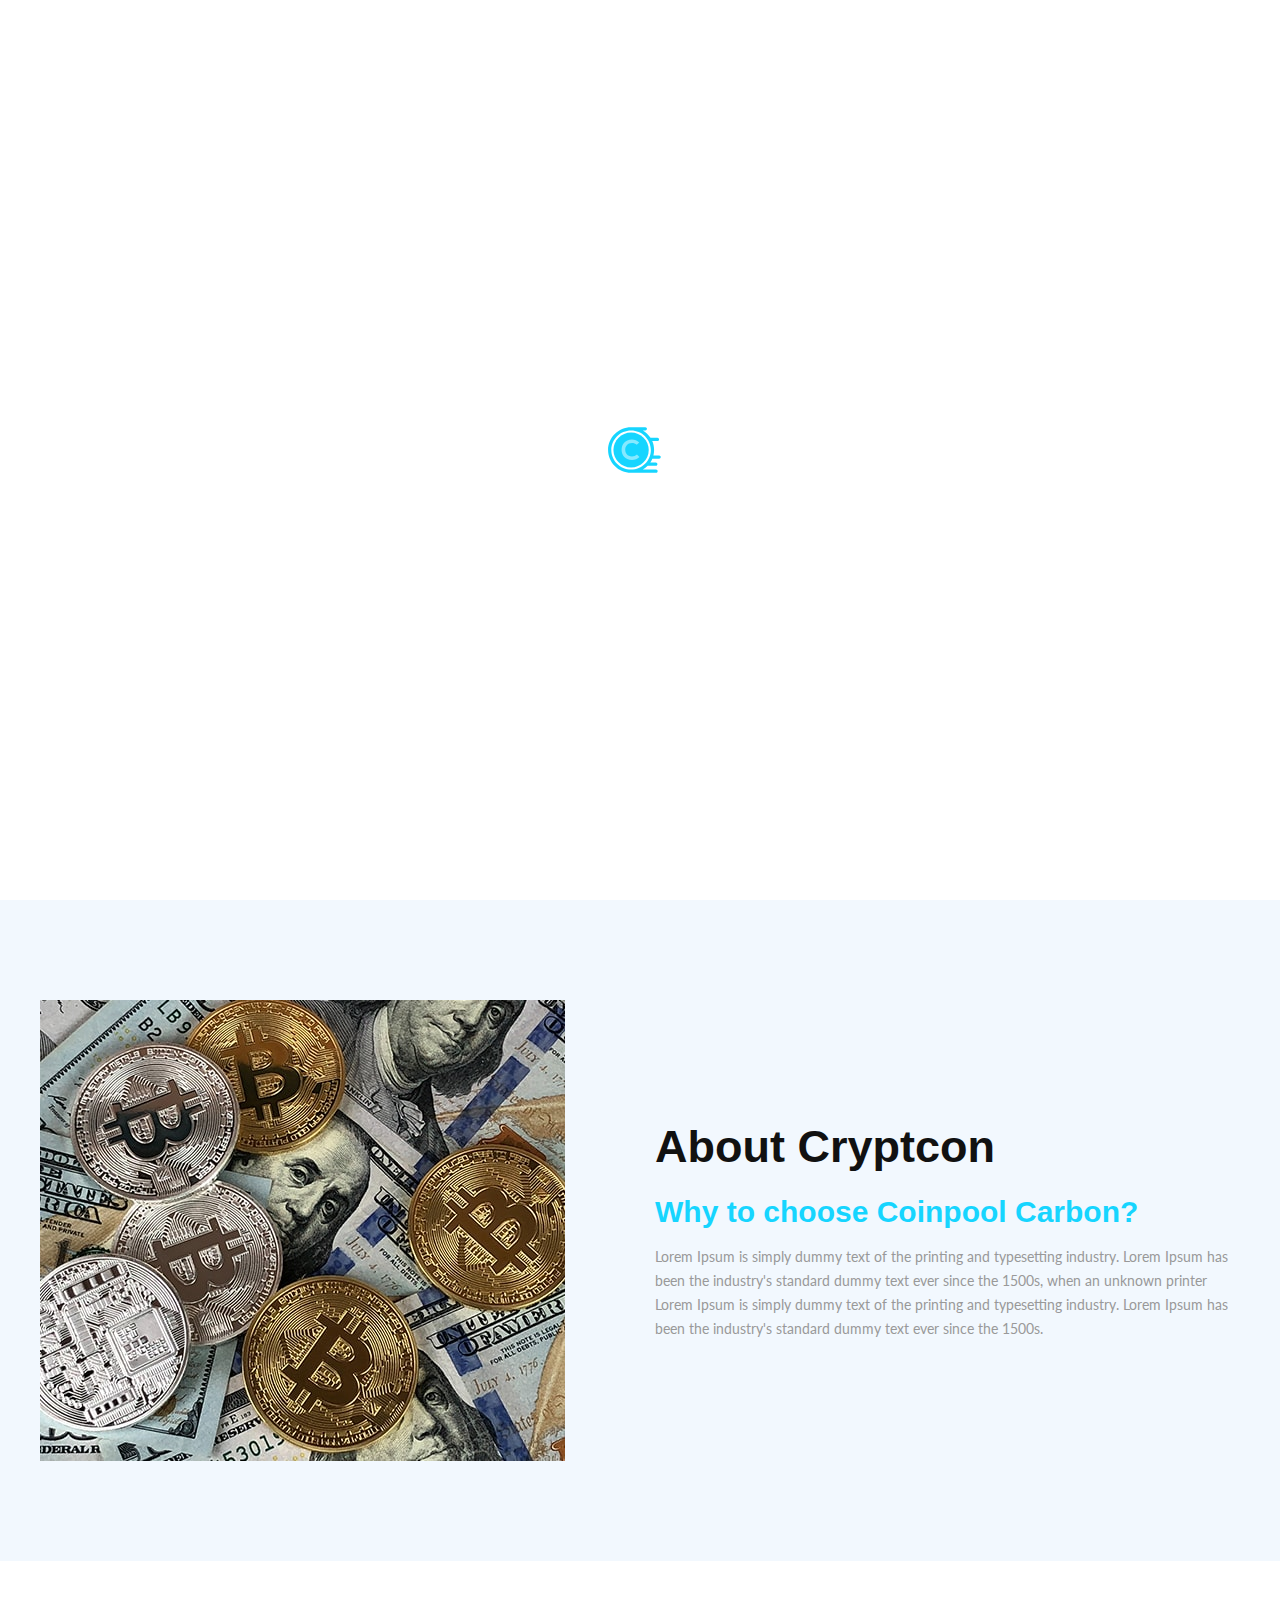
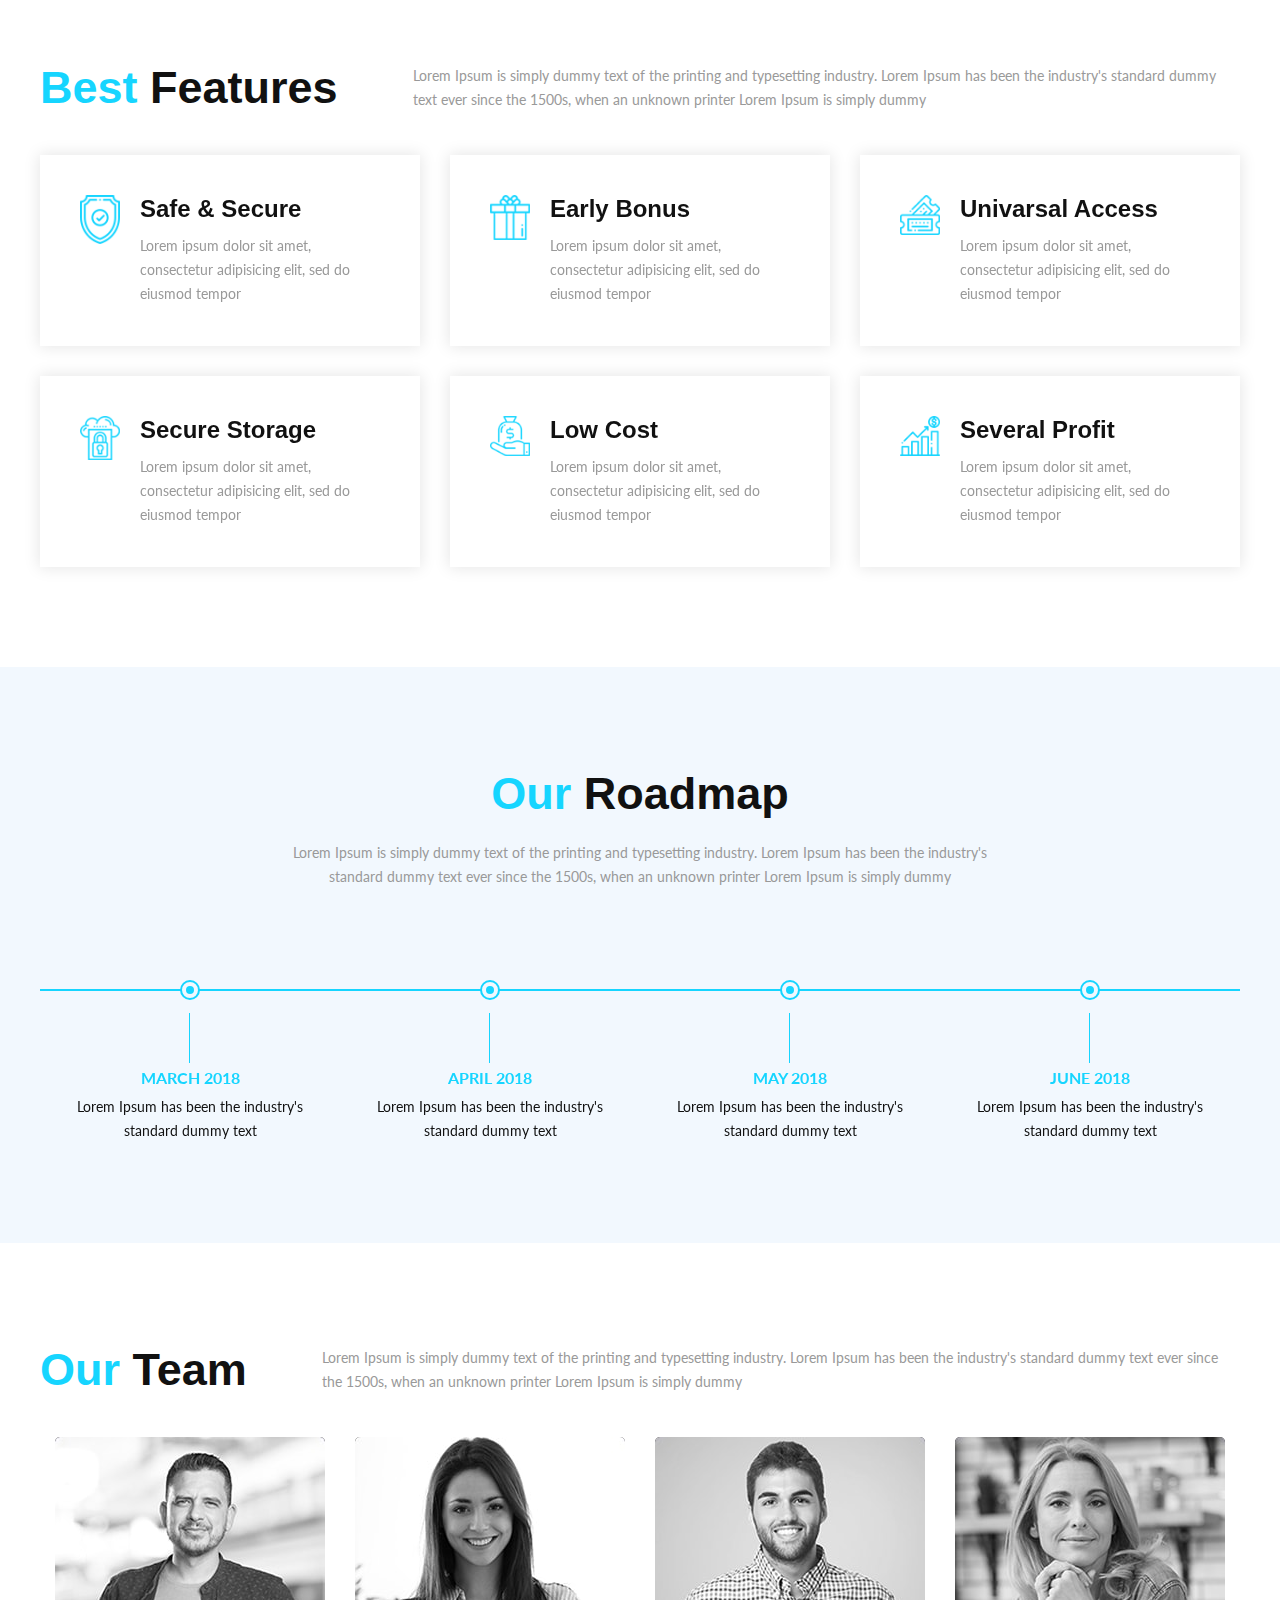
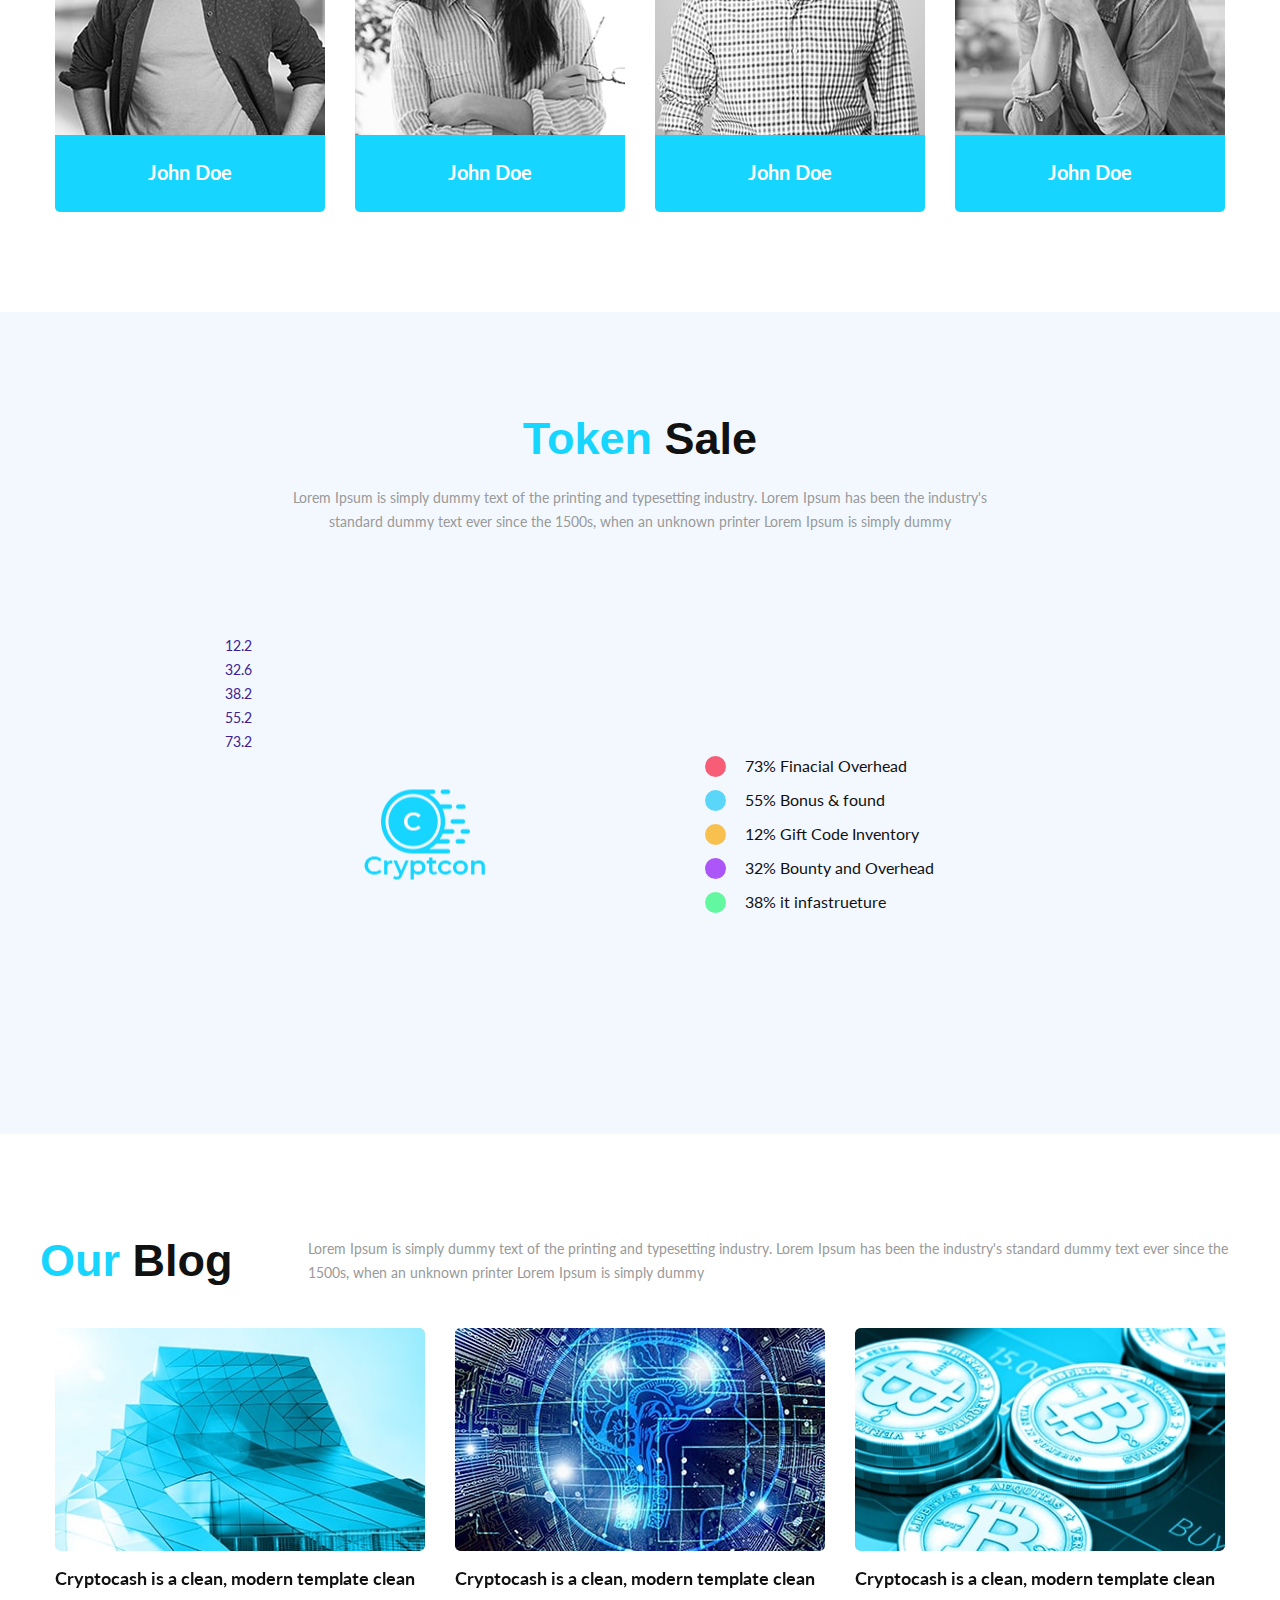
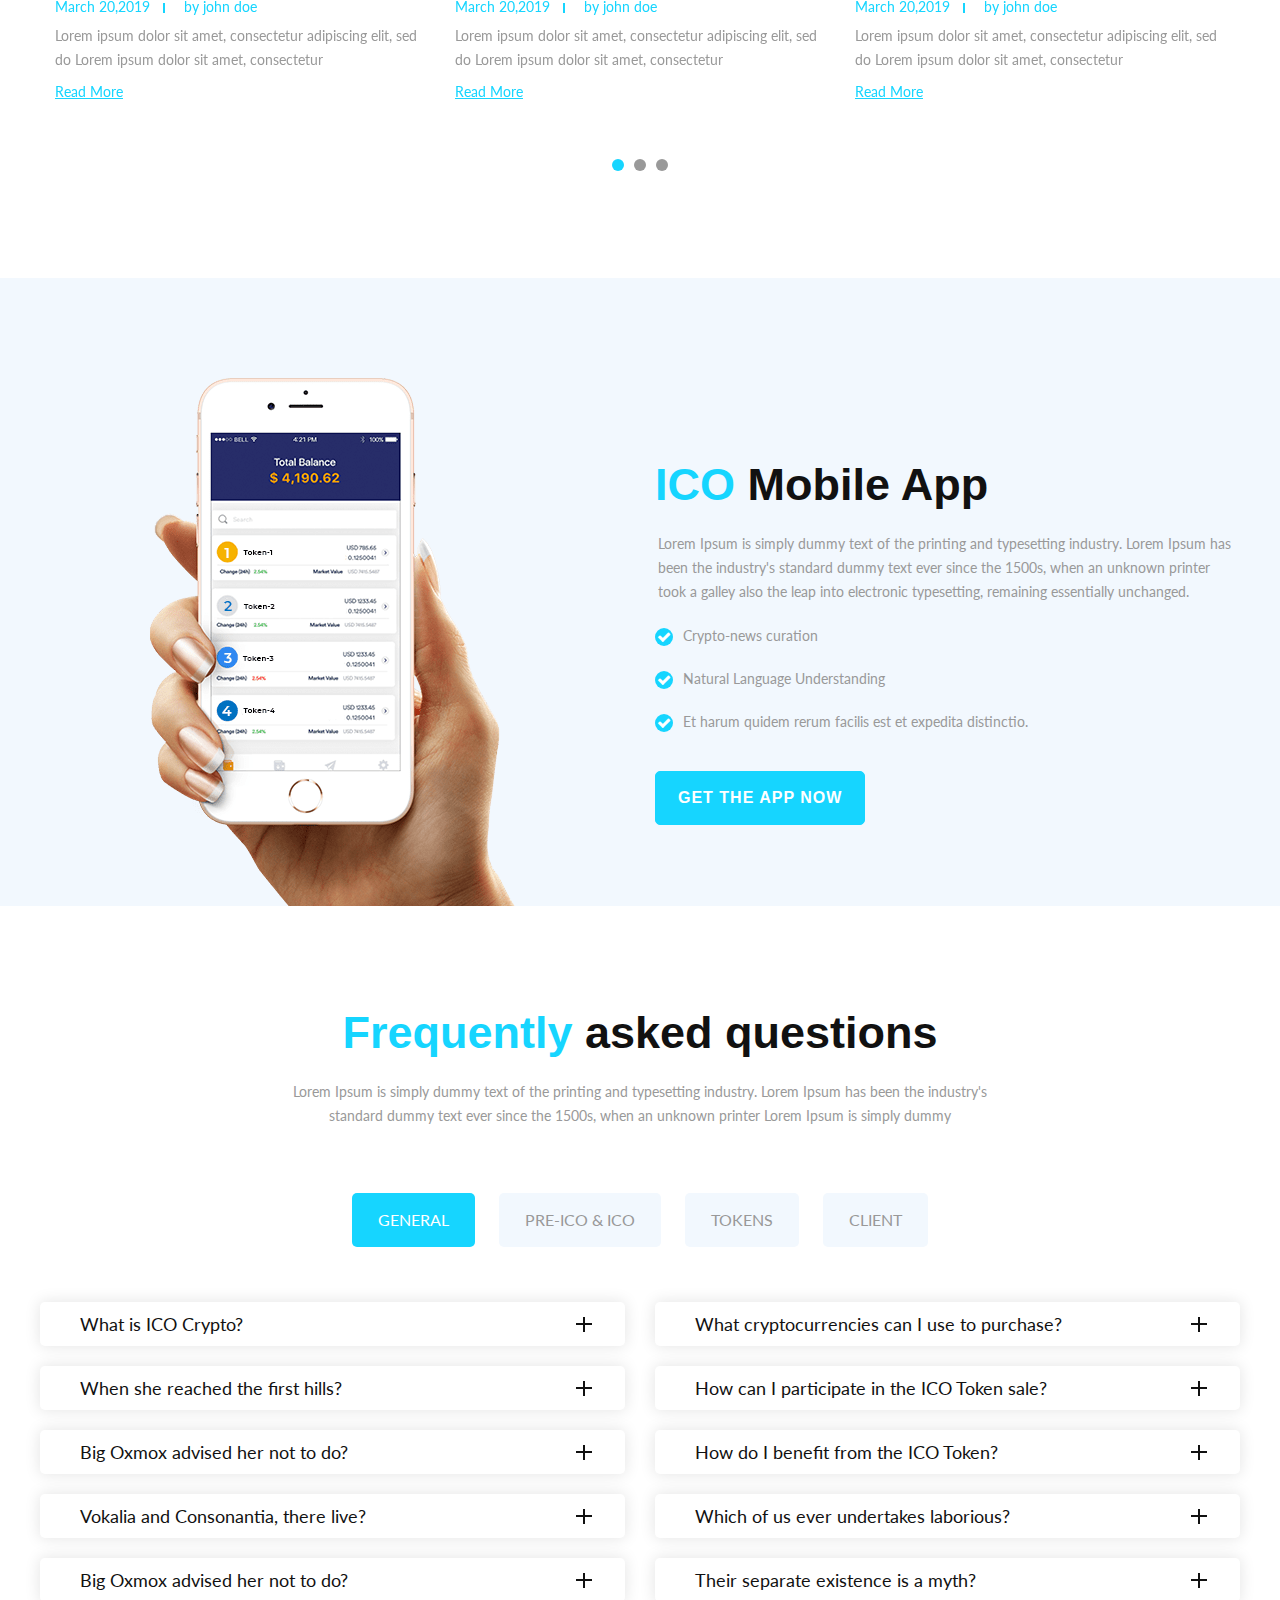
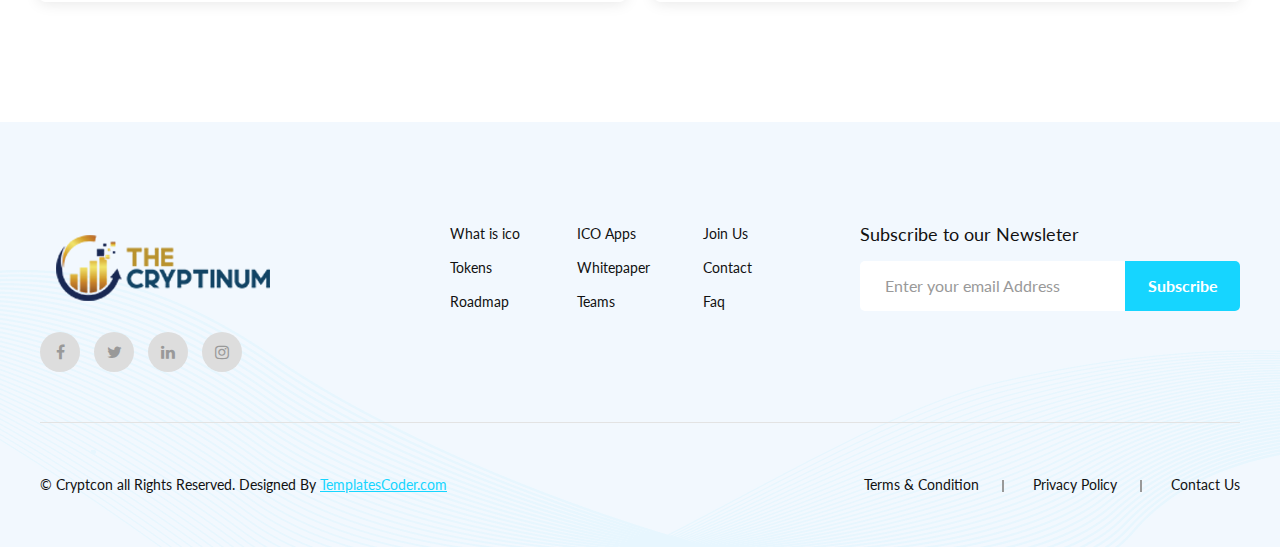
<file: result/02-Light-Theme/index-3.html>
<!DOCTYPE html>
<html lang="en">
	
<!-- Mirrored from themes.templatescoder.com/crypton/html/demo/1-0/02-Light-Theme/index-2.html by HTTrack Website Copier/3.x [XR&CO'2014], Sun, 28 Mar 2021 03:04:36 GMT -->
<head>
	<!-- Basic Page Needs -->
    <meta charset="utf-8">
    <title>Cryptcon</title>

	<!-- Mobile Specific Metas -->
    <meta name="viewport" content="width=device-width, initial-scale=1, maximum-scale=1">
    <link type="image/x-icon" href="images/fav-icon.png" rel="icon">

    <!-- CSS -->
    <link rel="stylesheet" type="text/css" href="css/style.css">
    <link rel="stylesheet" type="text/css" href="css/color.css">
    <link rel="stylesheet" type="text/css" href="css/responsive.css">
	</head>
	<body>

		<!-- Start preloader -->
		<div id="preloader"></div>
		<!-- End preloader -->

		<!-- Top scroll -->
		<div class="top-scroll transition">
			<a href="#particle-canvas" class="scrollTo"><i class="fa fa-angle-up" aria-hidden="true"></i></a>
		</div>	
		<!-- Top scroll End -->

		<header class="transition">
			<div class="container">
				<div class="row flex-align">
					<div class="col-lg-4 col-md-3 col-8">
						<div class="logo">
							<a href="index-2.html"><img src="images/logo.png" class="transition" alt="Cryptcon"></a>
						</div>
					</div>
					<div class="col-lg-8 col-md-9 col-4 text-right">
						<div class="menu-toggle">
							<span></span>
						</div>
						<div class="menu">
							<ul class="d-inline-block">
								<li class="mega-menu">
									<span class="opener plus"></span>
									<a href="index-2.html">Home</a>
									<ul class="transition">
										<li><a href="index-2.html">Home One</a></li>
										<li><a href="index-3.html">Home Two</a></li>
									</ul>
								</li>
								<li class="mega-menu">
									<span class="opener plus"></span>
									<a href="about.html">Pages</a>
									<ul class="transition">
										<li><a href="about.html">About</a></li>
										<li><a href="blog-list.html">Blog</a></li>
										<li><a href="token-sale.html">Token Sale</a></li>
										<li><a href="contact.html">Contact</a></li>
										<li><a href="faq.html">FAQ</a></li>
										<li><a href="404.html">404 Page</a></li>
									</ul>
								</li>
								<li><a href="feature.html">Feature</a></li>
								<li><a href="roadmap.html">Roadmap</a></li>
								<li><a href="team.html">Team</a></li>
							</ul>
							<div class="signin d-inline-block">
								<a href="#" class="btn btn-2">Sign in</a>
							</div>
						</div>
					</div>
				</div>
			</div>
		</header>

		<section class="home-banner-2 flex-align" id="particle-canvas">
			<div class="container">
				<div class="row position-r z-index-2">
					<div class="col-md-6 flex-align wow fadeInLeft">
						<div class="banner-tow-content">
							<h1 class="banner-heading-tow">Invest In <span>Cryptocoin</span> Way To Trade</h1>
							<p class="banner-des">Sed ut perspiciatis unde omnis iste natus error sit voluptatem accusantium doloremque laudantium, totam rem  </p>
						</div>
					</div>
					<div class="col-md-6 wow fadeInRight">
						<div class="coin-counter">
							<label class="coin-start pb-20">Coins Start in</label>
							<h2 class="coin-head">Discount 475 From Final Price</h2>
							<ul class="coins-counter-loop">
								<li>
									<span id="days">12</span>
									<label class="coin-day">Days</label>
								</li>
								<li>
									<span id="hours">08</span>
									<label class="coin-day">hours</label>
								</li>
								<li>
									<span id="minutes">24</span>
									<label class="coin-day">minutes</label>
								</li>
								<li>
									<span id="seconds">33</span>
									<label class="coin-day">seconds</label>
								</li>
							</ul>
							<div class="coin-slide-text">
								<label class="coin-none">0 coins</label>
								<label class="coin-max">5000 coins</label>
							</div>
							<div class="coins-progress">
						        <span data-progress="45"></span>
						    </div>
						    <a href="token-sale.html" class="btn btn-2">Join & Buy Token Now</a>
						</div>
					</div>
				</div>
			</div>
		</section>

		<section class="about-part lightskyblue ptb-100">
			<div class="container">
				<div class="row">
					<div class="col-md-6 wow fadeInLeft">
						<div class="about-img">
							<img src="images/about.jpg" alt="about">
						</div>
					</div>
					<div class="col-md-6 flex-align wow fadeInRight">
						<div class="about-content">
							<div class="section-heading">
								<h2 class="heading-title-2 pb-20">About Cryptcon</h2>
								<h3 class="sub-heading-2 pb-15">Why to choose Coinpool Carbon?</h3>
								<p>Lorem Ipsum is simply dummy text of the printing and typesetting industry. Lorem Ipsum has been the industry's standard dummy text ever since the 1500s, when an unknown printer  Lorem Ipsum is simply dummy text of the printing and typesetting industry. Lorem Ipsum has been the industry's standard dummy text ever since the 1500s.</p>
							</div>
						</div>
					</div>
				</div>
			</div>
		</section>

		<section class="feature-part-2 pt-100">
			<div class="container">
				<div class="row">
					<div class="col-md-12">
						<div class="section-heading flex-align pb-40">
							<h2 class="heading-title-2 wow fadeInUp white-space pr-75"><span>Best</span> Features</h2>
							<p class="heading-des-2 wow fadeInUp">Lorem Ipsum is simply dummy text of the printing and typesetting industry. Lorem Ipsum has been the industry's standard dummy text ever since the 1500s, when an unknown printer  Lorem Ipsum is simply dummy </p>
						</div>
					</div>
				</div>
				<div class="row">
					<div class="col-lg-4 col-md-6 wow fadeInUp mb-30">
						<div class="feature-box-2">
							<div class="frontend">
								<div class="feature-icon-2">
									<img src="images/feature-1.png" alt="Safe & Secure">
								</div>
								<div class="feature-content">
									<h3 class="feature-title-2">Safe & Secure</h3>
									<p class="feature-des">Lorem ipsum dolor sit amet, consectetur adipisicing elit, sed do eiusmod tempor</p>
								</div>
								<div class="clear"></div>
							</div>
							<div class="backend">
								<p>Sed ut perspiciatis unde omnis iste eaque ipsa quae ab under natus error sit voluptatem accusantium doloremque laudantium, totam rem aperiam.</p>
							</div>
						</div>
					</div>
					<div class="col-lg-4 col-md-6 wow fadeInUp mb-30">
						<div class="feature-box-2">
							<div class="frontend">
								<div class="feature-icon-2">
									<img src="images/feature-2.png" alt="Early Bonus">
								</div>
								<div class="feature-content">
									<h3 class="feature-title-2">Early Bonus</h3>
									<p class="feature-des">Lorem ipsum dolor sit amet, consectetur adipisicing elit, sed do eiusmod tempor</p>
								</div>
								<div class="clear"></div>
							</div>
							<div class="backend">
								<p>Sed ut perspiciatis unde omnis iste eaque ipsa quae ab under natus error sit voluptatem accusantium doloremque laudantium, totam rem aperiam.</p>
							</div>
						</div>
					</div>
					<div class="col-lg-4 col-md-6 wow fadeInUp mb-30">
						<div class="feature-box-2">
							<div class="frontend">
								<div class="feature-icon-2">
									<img src="images/feature-3.png" alt="Univarsal Access">
								</div>
								<div class="feature-content">
									<h3 class="feature-title-2">Univarsal Access</h3>
									<p class="feature-des">Lorem ipsum dolor sit amet, consectetur adipisicing elit, sed do eiusmod tempor</p>
								</div>
								<div class="clear"></div>
							</div>
							<div class="backend">
								<p>Sed ut perspiciatis unde omnis iste eaque ipsa quae ab under natus error sit voluptatem accusantium doloremque laudantium, totam rem aperiam.</p>
							</div>
						</div>
					</div>
					<div class="col-lg-4 col-md-6 wow fadeInUp mb-30">
						<div class="feature-box-2">
							<div class="frontend">
								<div class="feature-icon-2">
									<img src="images/feature-4.png" alt="Secure Storage">
								</div>
								<div class="feature-content">
									<h3 class="feature-title-2">Secure Storage</h3>
									<p class="feature-des">Lorem ipsum dolor sit amet, consectetur adipisicing elit, sed do eiusmod tempor</p>
								</div>
								<div class="clear"></div>
							</div>
							<div class="backend">
								<p>Sed ut perspiciatis unde omnis iste eaque ipsa quae ab under natus error sit voluptatem accusantium doloremque laudantium, totam rem aperiam.</p>
							</div>
						</div>
					</div>
					<div class="col-lg-4 col-md-6 wow fadeInUp mb-30">
						<div class="feature-box-2">
							<div class="frontend">
								<div class="feature-icon-2">
									<img src="images/feature-5.png" alt="Low Cost">
								</div>
								<div class="feature-content">
									<h3 class="feature-title-2">Low Cost</h3>
									<p class="feature-des">Lorem ipsum dolor sit amet, consectetur adipisicing elit, sed do eiusmod tempor</p>
								</div>
								<div class="clear"></div>
							</div>
							<div class="backend">
								<p>Sed ut perspiciatis unde omnis iste eaque ipsa quae ab under natus error sit voluptatem accusantium doloremque laudantium, totam rem aperiam.</p>
							</div>
						</div>
					</div>
					<div class="col-lg-4 col-md-6 wow fadeInUp mb-30">
						<div class="feature-box-2">
							<div class="frontend">
								<div class="feature-icon-2">
									<img src="images/feature-6.png" alt="Several Profit">
								</div>
								<div class="feature-content">
									<h3 class="feature-title-2">Several Profit</h3>
									<p class="feature-des">Lorem ipsum dolor sit amet, consectetur adipisicing elit, sed do eiusmod tempor</p>
								</div>
								<div class="clear"></div>
							</div>
							<div class="backend">
								<p>Sed ut perspiciatis unde omnis iste eaque ipsa quae ab under natus error sit voluptatem accusantium doloremque laudantium, totam rem aperiam.</p>
							</div>
						</div>
					</div>
				</div>
			</div>
		</section>

		<section class="roadmap-part lightskyblue ptb-100">
			<div class="container">
				<div class="row">
					<div class="col-md-12">
						<div class="section-heading text-center">
							<h2 class="heading-title-2 wow fadeInUp pb-20"><span>Our</span> Roadmap</h2>
							<p class="heading-des wow fadeInUp">Lorem Ipsum is simply dummy text of the printing and typesetting industry. Lorem Ipsum has been the industry's standard dummy text ever since the 1500s, when an unknown printer  Lorem Ipsum is simply dummy </p>
						</div>
					</div>
				</div>
				<div class="row">
					<div class="col-md-12">
						<div class="main-roadmap">
							<div class="row">
								<div class="col-md-12">
									<div class="h-border wow fadeInLeft"></div>
								</div>
							</div>
							<div class="row">
								<div class="col-md-12">
									<div class="roadmap-slider owl-carousel">
										<div class="roadmap wow fadeInLeft">
											<div class="roadmap-box text-center">
												<div class="map-graphic">
													<div class="small-round"><span></span></div>
													<div class="v-row"></div>
												</div>
												<div class="roadmap-detail-box">
													<div class="date-title">march 2018</div>
													<p class="roadmap-des">Lorem Ipsum has been the industry's standard dummy text </p>
												</div>
											</div>
										</div>
										<div class="roadmap wow fadeInLeft">
											<div class="roadmap-box text-center">
												<div class="map-graphic">
													<div class="small-round"><span></span></div>
													<div class="v-row"></div>
												</div>
												<div class="roadmap-detail-box">
													<div class="date-title">April 2018</div>
													<p class="roadmap-des">Lorem Ipsum has been the industry's standard dummy text </p>
												</div>
											</div>
										</div>
										<div class="roadmap wow fadeInLeft">
											<div class="roadmap-box text-center">
												<div class="map-graphic">
													<div class="small-round"><span></span></div>
													<div class="v-row"></div>
												</div>
												<div class="roadmap-detail-box">
													<div class="date-title">May 2018</div>
													<p class="roadmap-des">Lorem Ipsum has been the industry's standard dummy text </p>
												</div>
											</div>
										</div>
										<div class="roadmap wow fadeInLeft">
											<div class="roadmap-box text-center">
												<div class="map-graphic">
													<div class="small-round"><span></span></div>
													<div class="v-row"></div>
												</div>
												<div class="roadmap-detail-box">
													<div class="date-title">June 2018</div>
													<p class="roadmap-des">Lorem Ipsum has been the industry's standard dummy text </p>
												</div>
											</div>
										</div>
									</div>
								</div>
							</div>
						</div>
					</div>
				</div>
			</div>
		</section>

		<section class="team-part-2 ptb-100">
			<div class="container">
				<div class="row">
					<div class="col-md-12">
						<div class="section-heading flex-align pb-40">
							<h2 class="heading-title-2 wow fadeInUp white-space pr-75"><span>Our</span> Team</h2>
							<p class="heading-des-2 wow fadeInUp">Lorem Ipsum is simply dummy text of the printing and typesetting industry. Lorem Ipsum has been the industry's standard dummy text ever since the 1500s, when an unknown printer  Lorem Ipsum is simply dummy </p>
						</div>
					</div>
				</div>
				<div class="row">
					<div class="col-md-12">
						<div class="team-slider owl-carousel wow fadeInUp">
							<div class="team-slide-box">
								<div class="team-box-2">
									<div class="team-member-img">
										<a href="team.html"><img src="images/team-5.jpg" alt="team member"></a>
									</div>
									<div class="team-member-name">
										<a href="team.html">John Doe</a>
									</div>
								</div>
							</div>
							<div class="team-slide-box">
								<div class="team-box-2">
									<div class="team-member-img">
										<a href="team.html"><img src="images/team-6.jpg" alt="team member"></a>
									</div>
									<div class="team-member-name">
										<a href="team.html">John Doe</a>
									</div>
								</div>
							</div>
							<div class="team-slide-box">
								<div class="team-box-2">
									<div class="team-member-img">
										<a href="team.html"><img src="images/team-7.jpg" alt="team member"></a>
									</div>
									<div class="team-member-name">
										<a href="team.html">John Doe</a>
									</div>
								</div>
							</div>
							<div class="team-slide-box">
								<div class="team-box-2">
									<div class="team-member-img">
										<a href="team.html"><img src="images/team-8.jpg" alt="team member"></a>
									</div>
									<div class="team-member-name">
										<a href="team.html">John Doe</a>
									</div>
								</div>
							</div>
						</div>
					</div>
				</div>
			</div>
		</section>

		<section class="token-sale-2 lightskyblue ptb-100" id="tokensale-part">
			<div class="container">
				<div class="row">
					<div class="col-md-12">
						<div class="section-heading text-center">
							<h2 class="heading-title-2 wow fadeInUp pb-20"><span>Token</span> Sale</h2>
							<p class="heading-des wow fadeInUp">Lorem Ipsum is simply dummy text of the printing and typesetting industry. Lorem Ipsum has been the industry's standard dummy text ever since the 1500s, when an unknown printer  Lorem Ipsum is simply dummy </p>
						</div>
					</div>
				</div>
				<div class="row pt-100">
					<div class="col-lg-6 col-md-12 justify-center-r">
						<div class="token-graph w-100">
							<div class='donut'>
						        <div data-lcolor="#f8c04e">12.2</div>
						        <div data-lcolor="#ac56f7">32.6</div>
						        <div data-lcolor="#61f89f">38.2</div>
						        <div data-lcolor="#5ad6f8">55.2</div>
						        <div data-lcolor="#f85d77">73.2</div>
						    </div>
					        <div class="graph-logo">
					        	<img src="images/graph-logo.png" alt="cryptoz">
					        </div>
						</div>
					</div>
					<div class="col-lg-6 col-md-12 flex-align">
						<div class="token-graphic-detail wow fadeInRight">
							<ul>
								<li class="color-code-1">73% Finacial Overhead</li>
								<li class="color-code-2">55% Bonus & found</li>
								<li class="color-code-3">12% Gift Code Inventory</li>
								<li class="color-code-4">32% Bounty and Overhead</li>
								<li class="color-code-5">38% it infastrueture</li>
							</ul>
						</div>
					</div>
				</div>
			</div>
		</section>

		<section class="blog-part-2 ptb-100">
			<div class="container">
				<div class="row">
					<div class="col-md-12 wow fadeInUp">
						<div class="section-heading flex-align pb-40">
							<h2 class="heading-title-2 white-space pr-75"><span>Our</span> Blog</h2>
							<p class="heading-des-2">Lorem Ipsum is simply dummy text of the printing and typesetting industry. Lorem Ipsum has been the industry's standard dummy text ever since the 1500s, when an unknown printer  Lorem Ipsum is simply dummy </p>
						</div>
					</div>
				</div>
				<div class="blog-slider owl-carousel">
					<div class="blog-box wow fadeInUp">
						<div class="blog-img mb-15">
							<a href="blog-detail.html"><img src="images/blog-1.jpg" alt="blog"></a>
						</div>
						<div class="blog-des-box">
							<a href="blog-detail.html" class="blog-title">Cryptocash is a clean, modern template clean</a>
							<ul class="blog-date">
								<li>March 20,2019</li>
								<li>by john doe</li>
							</ul>
							<p class="blog-des">Lorem ipsum dolor sit amet, consectetur adipiscing elit, sed do Lorem ipsum dolor sit amet, consectetur </p>
							<a href="blog-detail.html" class="read-more">Read More</a>
						</div>
					</div>
					<div class="blog-box wow fadeInUp">
						<div class="blog-img mb-15">
							<a href="blog-detail.html"><img src="images/blog-2.jpg" alt="blog"></a>
						</div>
						<div class="blog-des-box">
							<a href="blog-detail.html" class="blog-title">Cryptocash is a clean, modern template clean</a>
							<ul class="blog-date">
								<li>March 20,2019</li>
								<li>by john doe</li>
							</ul>
							<p class="blog-des">Lorem ipsum dolor sit amet, consectetur adipiscing elit, sed do Lorem ipsum dolor sit amet, consectetur </p>
							<a href="blog-detail.html" class="read-more">Read More</a>
						</div>
					</div>
					<div class="blog-box wow fadeInUp">
						<div class="blog-img mb-15">
							<a href="blog-detail.html"><img src="images/blog-3.jpg" alt="blog"></a>
						</div>
						<div class="blog-des-box">
							<a href="blog-detail.html" class="blog-title">Cryptocash is a clean, modern template clean</a>
							<ul class="blog-date">
								<li>March 20,2019</li>
								<li>by john doe</li>
							</ul>
							<p class="blog-des">Lorem ipsum dolor sit amet, consectetur adipiscing elit, sed do Lorem ipsum dolor sit amet, consectetur </p>
							<a href="blog-detail.html" class="read-more">Read More</a>
						</div>
					</div>
					<div class="blog-box wow fadeInUp">
						<div class="blog-img mb-15">
							<a href="blog-detail.html"><img src="images/blog-1.jpg" alt="blog"></a>
						</div>
						<div class="blog-des-box">
							<a href="blog-detail.html" class="blog-title">Cryptocash is a clean, modern template clean</a>
							<ul class="blog-date">
								<li>March 20,2019</li>
								<li>by john doe</li>
							</ul>
							<p class="blog-des">Lorem ipsum dolor sit amet, consectetur adipiscing elit, sed do Lorem ipsum dolor sit amet, consectetur </p>
							<a href="blog-detail.html" class="read-more">Read More</a>
						</div>
					</div>
					<div class="blog-box wow fadeInUp">
						<div class="blog-img mb-15">
							<a href="blog-detail.html"><img src="images/blog-2.jpg" alt="blog"></a>
						</div>
						<div class="blog-des-box">
							<a href="blog-detail.html" class="blog-title">Cryptocash is a clean, modern template clean</a>
							<ul class="blog-date">
								<li>March 20,2019</li>
								<li>by john doe</li>
							</ul>
							<p class="blog-des">Lorem ipsum dolor sit amet, consectetur adipiscing elit, sed do Lorem ipsum dolor sit amet, consectetur </p>
							<a href="blog-detail.html" class="read-more">Read More</a>
						</div>
					</div>
					<div class="blog-box wow fadeInUp">
						<div class="blog-img mb-15">
							<a href="blog-detail.html"><img src="images/blog-3.jpg" alt="blog"></a>
						</div>
						<div class="blog-des-box">
							<a href="blog-detail.html" class="blog-title">Cryptocash is a clean, modern template clean</a>
							<ul class="blog-date">
								<li>March 20,2019</li>
								<li>by john doe</li>
							</ul>
							<p class="blog-des">Lorem ipsum dolor sit amet, consectetur adipiscing elit, sed do Lorem ipsum dolor sit amet, consectetur </p>
							<a href="blog-detail.html" class="read-more">Read More</a>
						</div>
					</div>
					<div class="blog-box wow fadeInUp">
						<div class="blog-img mb-15">
							<a href="blog-detail.html"><img src="images/blog-1.jpg" alt="blog"></a>
						</div>
						<div class="blog-des-box">
							<a href="blog-detail.html" class="blog-title">Cryptocash is a clean, modern template clean</a>
							<ul class="blog-date">
								<li>March 20,2019</li>
								<li>by john doe</li>
							</ul>
							<p class="blog-des">Lorem ipsum dolor sit amet, consectetur adipiscing elit, sed do Lorem ipsum dolor sit amet, consectetur </p>
							<a href="blog-detail.html" class="read-more">Read More</a>
						</div>
					</div>
					<div class="blog-box wow fadeInUp">
						<div class="blog-img mb-15">
							<a href="blog-detail.html"><img src="images/blog-2.jpg" alt="blog"></a>
						</div>
						<div class="blog-des-box">
							<a href="blog-detail.html" class="blog-title">Cryptocash is a clean, modern template clean</a>
							<ul class="blog-date">
								<li>March 20,2019</li>
								<li>by john doe</li>
							</ul>
							<p class="blog-des">Lorem ipsum dolor sit amet, consectetur adipiscing elit, sed do Lorem ipsum dolor sit amet, consectetur </p>
							<a href="blog-detail.html" class="read-more">Read More</a>
						</div>
					</div>
					<div class="blog-box wow fadeInUp">
						<div class="blog-img mb-15">
							<a href="blog-detail.html"><img src="images/blog-3.jpg" alt="blog"></a>
						</div>
						<div class="blog-des-box">
							<a href="blog-detail.html" class="blog-title">Cryptocash is a clean, modern template clean</a>
							<ul class="blog-date">
								<li>March 20,2019</li>
								<li>by john doe</li>
							</ul>
							<p class="blog-des">Lorem ipsum dolor sit amet, consectetur adipiscing elit, sed do Lorem ipsum dolor sit amet, consectetur </p>
							<a href="blog-detail.html" class="read-more">Read More</a>
						</div>
					</div>
				</div>
			</div>
		</section>

		<section class="ico-apps-2 lightskyblue pt-100">
			<div class="container">
				<div class="row">
					<div class="col-lg-6 wow fadeInLeft flex-bottom order-r-2">
						<div class="ico-apps-img w-100 text-center">
							<img src="images/ico-img-2.png" alt="mobile apps">
						</div>
					</div>
					<div class="col-lg-6 wow fadeInRight flex-align order-r-1">
						<div class="w-100">
							<div class="section-heading pb-20">
								<h2 class="heading-title-2 pb-20"><span>ICO</span> Mobile App</h2>
								<p class="heading-des">Lorem Ipsum is simply dummy text of the printing and typesetting industry. Lorem Ipsum has been the industry's standard dummy text ever since the 1500s, when an unknown printer took a galley  also the leap into electronic typesetting, remaining essentially unchanged.  </p>
							</div>
							<ul class="check-list mb-30">
								<li><span><i class="fa fa-check" aria-hidden="true"></i></span> <p>Crypto-news curation</p></li>
								<li><span><i class="fa fa-check" aria-hidden="true"></i></span> <p>Natural Language Understanding</p></li>
								<li><span><i class="fa fa-check" aria-hidden="true"></i></span> <p>Et harum quidem rerum facilis est et expedita distinctio.</p></li>
							</ul>
							<a href="#" class="btn">get the app now</a>
						</div>
					</div>
				</div>
			</div>
		</section>

		<section class="faq-part-2 ptb-100">
			<div class="container">
				<div class="row">
					<div class="col-md-12">
						<div class="section-heading text-center pb-65">
							<h2 class="heading-title-2 pb-20"><span>Frequently</span> asked questions</h2>
							<p class="heading-des">Lorem Ipsum is simply dummy text of the printing and typesetting industry. Lorem Ipsum has been the industry's standard dummy text ever since the 1500s, when an unknown printer  Lorem Ipsum is simply dummy </p>
						</div>
					</div>
				</div>
				<div class="row">
					<div class="col-md-12 wow fadeInUp">
						<ul class="nav nav-tabs Frequently-tabs pb-55" id="myTab" role="tablist">
							<li>
							    <a class="active" data-toggle="tab" href="#general" role="tab">general</a>
							</li>
							<li>
							    <a data-toggle="tab" href="#ico" role="tab" >pre-ico & ico</a>
							</li>
							<li>
							    <a data-toggle="tab" href="#Tokens" role="tab">Tokens</a>
							</li>
							<li>
							    <a data-toggle="tab" href="#client" role="tab">client</a>
							</li>
						</ul>
					</div>
				</div>
				<div class="row">
					<div class="col-md-12 wow fadeInUp">
						<div class="tab-content" id="myTabContent">
						  	<div class="tab-pane fade show active" id="general" role="tabpanel">
						  		<div class="row">
						  			<div class="col-lg-6 col-md-12">
						  				<div class="accordion-faq-box mb-20">
						  					<a href="javascript:void(0)" class="accordion-faq-title">What is ICO Crypto?</a>
						  					<div class="accordion-faq-content">
						  						<p>Cryptico - is unique platform; that is secure, smart and easy-to-use platform, and completely disrupting the way businesses raise capital.</p>
						  					</div>
						  				</div>
						  				<div class="accordion-faq-box mb-20">
						  					<a href="javascript:void(0)" class="accordion-faq-title">When she reached the first hills?</a>
						  					<div class="accordion-faq-content">
						  						<p>Lorem Ipsum is simply dummy text of the printing and typesetting industry. Lorem Ipsum has been the industry's standard dummy text ever since the 1500s, when an unknown printer Lorem Ipsum is simply dummy</p>
						  					</div>
						  				</div>
						  				<div class="accordion-faq-box mb-20">
						  					<a href="javascript:void(0)" class="accordion-faq-title">Big Oxmox advised her not to do?</a>
						  					<div class="accordion-faq-content">
						  						<p>Lorem Ipsum is simply dummy text of the printing and typesetting industry. Lorem Ipsum has been the industry's standard dummy text ever since the 1500s, when an unknown printer Lorem Ipsum is simply dummy</p>
						  					</div>
						  				</div>
						  				<div class="accordion-faq-box mb-20">
						  					<a href="javascript:void(0)" class="accordion-faq-title">Vokalia and Consonantia, there live?</a>
						  					<div class="accordion-faq-content">
						  						<p>Lorem Ipsum is simply dummy text of the printing and typesetting industry. Lorem Ipsum has been the industry's standard dummy text ever since the 1500s, when an unknown printer Lorem Ipsum is simply dummy</p>
						  					</div>
						  				</div>
						  				<div class="accordion-faq-box mb-20">
						  					<a href="javascript:void(0)" class="accordion-faq-title">Big Oxmox advised her not to do?</a>
						  					<div class="accordion-faq-content">
						  						<p>Lorem Ipsum is simply dummy text of the printing and typesetting industry. Lorem Ipsum has been the industry's standard dummy text ever since the 1500s, when an unknown printer Lorem Ipsum is simply dummy</p>
						  					</div>
						  				</div>
						  			</div>
						  			<div class="col-lg-6 col-md-12">
						  				<div class="accordion-faq-box mb-20">
						  					<a href="javascript:void(0)" class="accordion-faq-title">What cryptocurrencies can I use to purchase?</a>
						  					<div class="accordion-faq-content">
						  						<p>Lorem Ipsum is simply dummy text of the printing and typesetting industry. Lorem Ipsum has been the industry's standard dummy text ever since the 1500s, when an unknown printer Lorem Ipsum is simply dummy</p>
						  					</div>
						  				</div>
						  				<div class="accordion-faq-box mb-20">
						  					<a href="javascript:void(0)" class="accordion-faq-title">How can I participate in the ICO Token sale?</a>
						  					<div class="accordion-faq-content">
						  						<p>Lorem Ipsum is simply dummy text of the printing and typesetting industry. Lorem Ipsum has been the industry's standard dummy text ever since the 1500s, when an unknown printer Lorem Ipsum is simply dummy</p>
						  					</div>
						  				</div>
						  				<div class="accordion-faq-box mb-20">
						  					<a href="javascript:void(0)" class="accordion-faq-title">How do I benefit from the ICO Token?</a>
						  					<div class="accordion-faq-content">
						  						<p>Lorem Ipsum is simply dummy text of the printing and typesetting industry. Lorem Ipsum has been the industry's standard dummy text ever since the 1500s, when an unknown printer Lorem Ipsum is simply dummy</p>
						  					</div>
						  				</div>
						  				<div class="accordion-faq-box mb-20">
						  					<a href="javascript:void(0)" class="accordion-faq-title">Which of us ever undertakes laborious?</a>
						  					<div class="accordion-faq-content">
						  						<p>Lorem Ipsum is simply dummy text of the printing and typesetting industry. Lorem Ipsum has been the industry's standard dummy text ever since the 1500s, when an unknown printer Lorem Ipsum is simply dummy</p>
						  					</div>
						  				</div>
						  				<div class="accordion-faq-box mb-20">
						  					<a href="javascript:void(0)" class="accordion-faq-title">Their separate existence is a myth?</a>
						  					<div class="accordion-faq-content">
						  						<p>Lorem Ipsum is simply dummy text of the printing and typesetting industry. Lorem Ipsum has been the industry's standard dummy text ever since the 1500s, when an unknown printer Lorem Ipsum is simply dummy</p>
						  					</div>
						  				</div>
						  			</div>
						  		</div>
						  	</div>
						  	<div class="tab-pane fade" id="ico" role="tabpanel">
						  		<div class="row">
						  			<div class="col-lg-6 col-md-12">
						  				<div class="accordion-faq-box mb-20">
						  					<a href="javascript:void(0)" class="accordion-faq-title">When she reached the first hills?</a>
						  					<div class="accordion-faq-content">
						  						<p>Lorem Ipsum is simply dummy text of the printing and typesetting industry. Lorem Ipsum has been the industry's standard dummy text ever since the 1500s, when an unknown printer Lorem Ipsum is simply dummy</p>
						  					</div>
						  				</div>
						  				<div class="accordion-faq-box mb-20">
						  					<a href="javascript:void(0)" class="accordion-faq-title">Vokalia and Consonantia, there live?</a>
						  					<div class="accordion-faq-content">
						  						<p>Lorem Ipsum is simply dummy text of the printing and typesetting industry. Lorem Ipsum has been the industry's standard dummy text ever since the 1500s, when an unknown printer Lorem Ipsum is simply dummy</p>
						  					</div>
						  				</div>
						  			</div>
						  			<div class="col-lg-6 col-md-12">
						  				<div class="accordion-faq-box mb-20">
						  					<a href="javascript:void(0)" class="accordion-faq-title">What cryptocurrencies can I use to purchase?</a>
						  					<div class="accordion-faq-content">
						  						<p>Lorem Ipsum is simply dummy text of the printing and typesetting industry. Lorem Ipsum has been the industry's standard dummy text ever since the 1500s, when an unknown printer Lorem Ipsum is simply dummy</p>
						  					</div>
						  				</div>
						  				<div class="accordion-faq-box mb-20">
						  					<a href="javascript:void(0)" class="accordion-faq-title">How can I participate in the ICO Token sale?</a>
						  					<div class="accordion-faq-content">
						  						<p>Lorem Ipsum is simply dummy text of the printing and typesetting industry. Lorem Ipsum has been the industry's standard dummy text ever since the 1500s, when an unknown printer Lorem Ipsum is simply dummy</p>
						  					</div>
						  				</div>
						  				<div class="accordion-faq-box mb-20">
						  					<a href="javascript:void(0)" class="accordion-faq-title">How do I benefit from the ICO Token?</a>
						  					<div class="accordion-faq-content">
						  						<p>Lorem Ipsum is simply dummy text of the printing and typesetting industry. Lorem Ipsum has been the industry's standard dummy text ever since the 1500s, when an unknown printer Lorem Ipsum is simply dummy</p>
						  					</div>
						  				</div>
						  				<div class="accordion-faq-box mb-20">
						  					<a href="javascript:void(0)" class="accordion-faq-title">Which of us ever undertakes laborious?</a>
						  					<div class="accordion-faq-content">
						  						<p>Lorem Ipsum is simply dummy text of the printing and typesetting industry. Lorem Ipsum has been the industry's standard dummy text ever since the 1500s, when an unknown printer Lorem Ipsum is simply dummy</p>
						  					</div>
						  				</div>
						  				<div class="accordion-faq-box mb-20">
						  					<a href="javascript:void(0)" class="accordion-faq-title">Their separate existence is a myth?</a>
						  					<div class="accordion-faq-content">
						  						<p>Lorem Ipsum is simply dummy text of the printing and typesetting industry. Lorem Ipsum has been the industry's standard dummy text ever since the 1500s, when an unknown printer Lorem Ipsum is simply dummy</p>
						  					</div>
						  				</div>
						  			</div>
						  		</div>
						  	</div>
						  	<div class="tab-pane fade" id="Tokens" role="tabpanel">
						  		<div class="row">
						  			<div class="col-lg-6 col-md-12">
						  				<div class="accordion-faq-box mb-20">
						  					<a href="javascript:void(0)" class="accordion-faq-title">Big Oxmox advised her not to do?</a>
						  					<div class="accordion-faq-content">
						  						<p>Lorem Ipsum is simply dummy text of the printing and typesetting industry. Lorem Ipsum has been the industry's standard dummy text ever since the 1500s, when an unknown printer Lorem Ipsum is simply dummy</p>
						  					</div>
						  				</div>
						  				<div class="accordion-faq-box mb-20">
						  					<a href="javascript:void(0)" class="accordion-faq-title">Vokalia and Consonantia, there live?</a>
						  					<div class="accordion-faq-content">
						  						<p>Lorem Ipsum is simply dummy text of the printing and typesetting industry. Lorem Ipsum has been the industry's standard dummy text ever since the 1500s, when an unknown printer Lorem Ipsum is simply dummy</p>
						  					</div>
						  				</div>
						  			</div>
						  			<div class="col-lg-6 col-md-12">
						  				<div class="accordion-faq-box mb-20">
						  					<a href="javascript:void(0)" class="accordion-faq-title">What cryptocurrencies can I use to purchase?</a>
						  					<div class="accordion-faq-content">
						  						<p>Lorem Ipsum is simply dummy text of the printing and typesetting industry. Lorem Ipsum has been the industry's standard dummy text ever since the 1500s, when an unknown printer Lorem Ipsum is simply dummy</p>
						  					</div>
						  				</div>
						  				<div class="accordion-faq-box mb-20">
						  					<a href="javascript:void(0)" class="accordion-faq-title">How can I participate in the ICO Token sale?</a>
						  					<div class="accordion-faq-content">
						  						<p>Lorem Ipsum is simply dummy text of the printing and typesetting industry. Lorem Ipsum has been the industry's standard dummy text ever since the 1500s, when an unknown printer Lorem Ipsum is simply dummy</p>
						  					</div>
						  				</div>
						  				<div class="accordion-faq-box mb-20">
						  					<a href="javascript:void(0)" class="accordion-faq-title">Their separate existence is a myth?</a>
						  					<div class="accordion-faq-content">
						  						<p>Lorem Ipsum is simply dummy text of the printing and typesetting industry. Lorem Ipsum has been the industry's standard dummy text ever since the 1500s, when an unknown printer Lorem Ipsum is simply dummy</p>
						  					</div>
						  				</div>
						  			</div>
						  		</div>
						  	</div>
						  	<div class="tab-pane fade" id="client" role="tabpanel">
						  		<div class="row">
						  			<div class="col-lg-6 col-md-12">
						  				<div class="accordion-faq-box mb-20">
						  					<a href="javascript:void(0)" class="accordion-faq-title">When she reached the first hills?</a>
						  					<div class="accordion-faq-content">
						  						<p>Lorem Ipsum is simply dummy text of the printing and typesetting industry. Lorem Ipsum has been the industry's standard dummy text ever since the 1500s, when an unknown printer Lorem Ipsum is simply dummy</p>
						  					</div>
						  				</div>
						  				<div class="accordion-faq-box mb-20">
						  					<a href="javascript:void(0)" class="accordion-faq-title">Big Oxmox advised her not to do?</a>
						  					<div class="accordion-faq-content">
						  						<p>Lorem Ipsum is simply dummy text of the printing and typesetting industry. Lorem Ipsum has been the industry's standard dummy text ever since the 1500s, when an unknown printer Lorem Ipsum is simply dummy</p>
						  					</div>
						  				</div>
						  				<div class="accordion-faq-box mb-20">
						  					<a href="javascript:void(0)" class="accordion-faq-title">Vokalia and Consonantia, there live?</a>
						  					<div class="accordion-faq-content">
						  						<p>Lorem Ipsum is simply dummy text of the printing and typesetting industry. Lorem Ipsum has been the industry's standard dummy text ever since the 1500s, when an unknown printer Lorem Ipsum is simply dummy</p>
						  					</div>
						  				</div>
						  			</div>
						  			<div class="col-lg-6 col-md-12">
						  				<div class="accordion-faq-box mb-20">
						  					<a href="javascript:void(0)" class="accordion-faq-title">What cryptocurrencies can I use to purchase?</a>
						  					<div class="accordion-faq-content">
						  						<p>Lorem Ipsum is simply dummy text of the printing and typesetting industry. Lorem Ipsum has been the industry's standard dummy text ever since the 1500s, when an unknown printer Lorem Ipsum is simply dummy</p>
						  					</div>
						  				</div>
						  				<div class="accordion-faq-box mb-20">
						  					<a href="javascript:void(0)" class="accordion-faq-title">How can I participate in the ICO Token sale?</a>
						  					<div class="accordion-faq-content">
						  						<p>Lorem Ipsum is simply dummy text of the printing and typesetting industry. Lorem Ipsum has been the industry's standard dummy text ever since the 1500s, when an unknown printer Lorem Ipsum is simply dummy</p>
						  					</div>
						  				</div>
						  			</div>
						  		</div>
						  	</div>
						</div>
					</div>
				</div>
			</div>
		</section>

		<footer class="bg-pattern lightskyblue ptb-100">
			<div class="container">
				<div class="footer">
					<div class="row">
						<div class="col-lg-4 col-md-6">
							<div class="footer-logo pb-25">
							<a href="index-2.html"><img src="images/logo.png" alt="Cryptcon"></a>
						</div>
							<div class="footer-icon">
								<ul>
									<li><a href="#"><i class="fa fa-facebook" aria-hidden="true"></i></a></li>
									<li><a href="#"><i class="fa fa-twitter" aria-hidden="true"></i></a></li>
									<li><a href="#"><i class="fa fa-linkedin" aria-hidden="true"></i></a></li>
									<li><a href="#"><i class="fa fa-instagram" aria-hidden="true"></i></a></li>
								</ul>
							</div>
						</div>
						<div class="col-lg-4 col-md-6">
							<div class="footer-link">
								<ul>
									<li><a href="#">What is ico</a></li>
									<li><a href="#">ICO Apps</a></li>
									<li><a href="#">Join Us</a></li>
									<li><a href="token-sale.html">Tokens</a></li>
									<li><a href="#">Whitepaper</a></li>
									<li><a href="contact.html">Contact</a></li>
									<li><a href="roadmap.html">Roadmap</a></li>
									<li><a href="team.html">Teams</a></li>
									<li><a href="faq.html">Faq</a></li>
								</ul>
							</div>
						</div>
						<div class="col-lg-4 col-md-6">
							<div class="subscribe">
								<div class="form-group">
								    <label>Subscribe to our Newsleter</label>
								    <input type="email" class="form-control" placeholder="Enter your email Address">
								    <input type="submit" name="submit" value="Subscribe" class="submit">
								</div>
							</div>
						</div>
					</div>
				</div>
				<div class="copyright">
					<div class="row">
						<div class="col-lg-6">
							<p>© Cryptcon all Rights Reserved. Designed By <a href="https://templatescoder.com/">TemplatesCoder.com</a></p>
						</div>
						<div class="col-lg-6">
							<ul>
								<li><a href="#">Terms & Condition</a></li>
								<li><a href="#">Privacy Policy</a></li>
								<li><a href="contact.html">Contact Us</a></li>
							</ul>
						</div>
					</div>
				</div>
			</div>
		</footer>
	
		<script src="js/jquery-3.4.1.min.js"></script>
		<script src="js/bootstrap.min.js"></script>
		<script src="js/canvas.js"></script>
		<script src="js/owl.carousel.min.js"></script>
		<script src="js/snap.svg-min.js"></script>
		<script src="js/jquery.listtopie.min.js"></script>
		<script src="js/animation.js"></script>
		<script src="js/custom.js"></script>
		
	</body>


<!-- Mirrored from themes.templatescoder.com/crypton/html/demo/1-0/02-Light-Theme/index-2.html by HTTrack Website Copier/3.x [XR&CO'2014], Sun, 28 Mar 2021 03:04:38 GMT -->
</html>
</file>
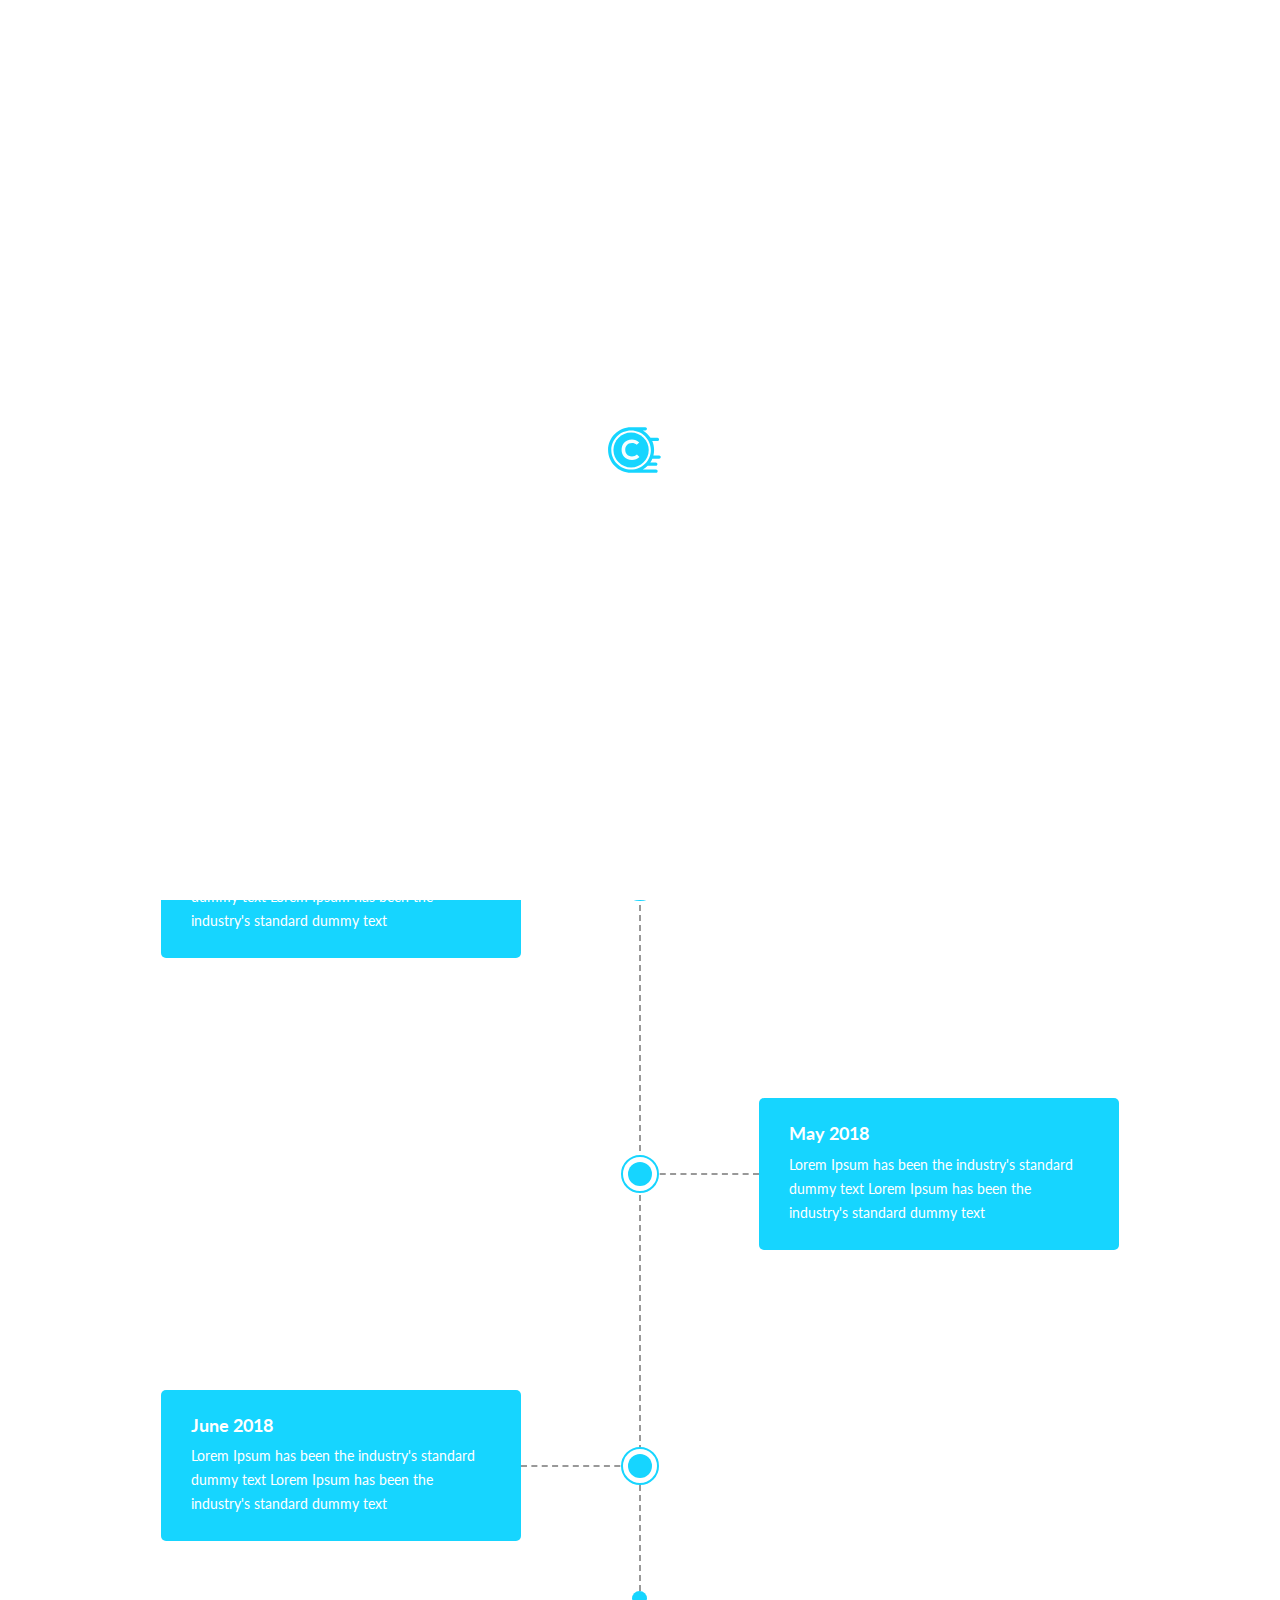
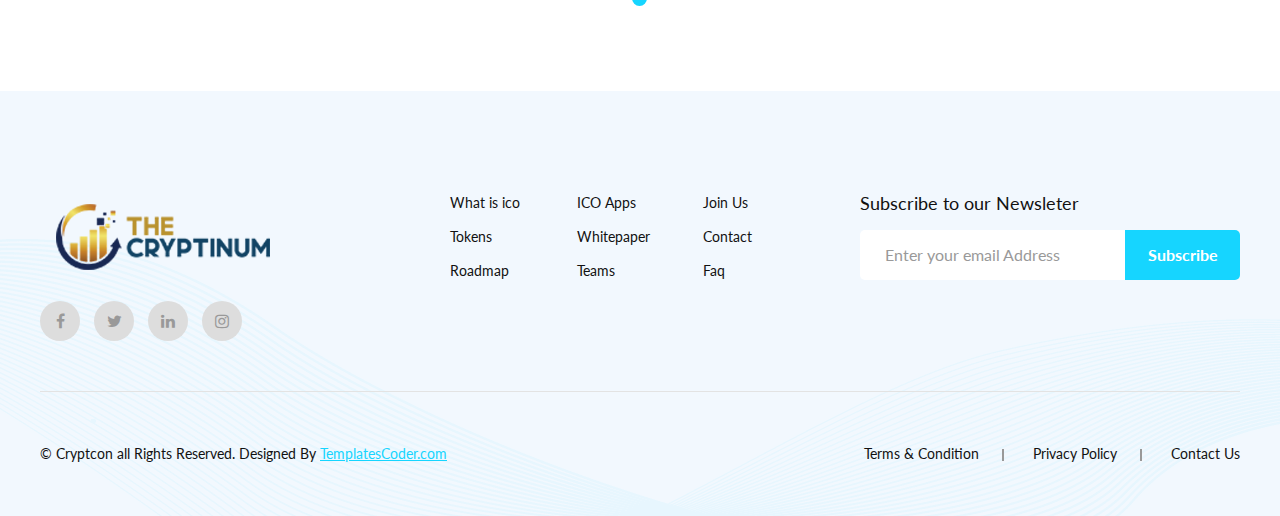
<file: result/02-Light-Theme/roadmap.html>
<!DOCTYPE html>
<html lang="en">
	
<!-- Mirrored from themes.templatescoder.com/crypton/html/demo/1-0/02-Light-Theme/roadmap.html by HTTrack Website Copier/3.x [XR&CO'2014], Sun, 28 Mar 2021 03:04:53 GMT -->
<head>
	<!-- Basic Page Needs -->
    <meta charset="utf-8">
    <title>Cryptcon</title>

	<!-- Mobile Specific Metas -->
    <meta name="viewport" content="width=device-width, initial-scale=1, maximum-scale=1">
    <link type="image/x-icon" href="images/fav-icon.png" rel="icon">

    <!-- CSS -->
    <link rel="stylesheet" type="text/css" href="css/style.css">
    <link rel="stylesheet" type="text/css" href="css/color.css">
    <link rel="stylesheet" type="text/css" href="css/responsive.css">
	</head>
	<body>

		<!-- Start preloader -->
		<div id="preloader"></div>
		<!-- End preloader -->

		<!-- Top scroll -->
		<div class="top-scroll transition">
			<a href="#banner" class="scrollTo"><i class="fa fa-angle-up" aria-hidden="true"></i></a>
		</div>	
		<!-- Top scroll End -->

		<header class="transition">
			<div class="container">
				<div class="row flex-align">
					<div class="col-lg-4 col-md-3 col-8">
						<div class="logo">
							<a href="index-2.html"><img src="images/logo.png" class="transition" alt="Cryptcon"></a>
						</div>
					</div>
					<div class="col-lg-8 col-md-9 col-4 text-right">
						<div class="menu-toggle">
							<span></span>
						</div>
						<div class="menu">
							<ul class="d-inline-block">
								<li class="mega-menu">
									<span class="opener plus"></span>
									<a href="index-2.html">Home</a>
									<ul class="transition">
										<li><a href="index-2.html">Home One</a></li>
										<li><a href="index-3.html">Home Two</a></li>
									</ul>
								</li>
								<li class="mega-menu">
									<span class="opener plus"></span>
									<a href="about.html">Pages</a>
									<ul class="transition">
										<li><a href="about.html">About</a></li>
										<li><a href="blog-list.html">Blog</a></li>
										<li><a href="token-sale.html">Token Sale</a></li>
										<li><a href="contact.html">Contact</a></li>
										<li><a href="faq.html">FAQ</a></li>
										<li><a href="404.html">404 Page</a></li>
									</ul>
								</li>
								<li><a href="feature.html">Feature</a></li>
								<li><a href="roadmap.html">Roadmap</a></li>
								<li><a href="team.html">Team</a></li>
							</ul>
							<div class="signin d-inline-block">
								<a href="#" class="btn">Sign in</a>
							</div>
						</div>
					</div>
				</div>
			</div>
		</header>

		<section class="sub-page-banner parallax" id="banner">
			<div class="container">
				<div class="row">
					<div class="col-md-12 wow fadeInUp">
						<div class="page-banner text-center">
							<h1 class="sub-banner-title">Roadmap</h1>
							<ul>
								<li><a href="index-2.html">Home</a></li>
								<li>Roadmap</li>
							</ul>
						</div>
					</div>
				</div>
			</div>
		</section>

		<section class="roadmap-main ptb-100">
			<div class="container">
				<div class="row">
					<div class="col-md-12">
						<div class="roadmap-main-graph">
							<div class="roadmap-center-line"></div>
							<div class="roadmap-chart">
								<div class="roadmap-content-box">
									<div class="roadmap-main-content">
										<div class="roadmap-small-round"></div>
										<div class="roadmap-animated wow fadeInLeft">
											<h2 class="roadmap-date">March 2018</h2>
											<p class="roadmap-box-detail">Lorem Ipsum has been the industry's standard dummy text Lorem Ipsum has been the industry's standard dummy text </p>
										</div>
									</div>
									<div class="clear"></div>
								</div>
								<div class="roadmap-content-box">
									<div class="roadmap-main-content">
										<div class="roadmap-small-round"></div>
										<div class="roadmap-animated wow fadeInRight">
											<h2 class="roadmap-date">April 2018</h2>
											<p class="roadmap-box-detail">Lorem Ipsum has been the industry's standard dummy text Lorem Ipsum has been the industry's standard dummy text </p>
										</div>
									</div>
									<div class="clear"></div>
								</div>
								<div class="roadmap-content-box">
									<div class="roadmap-main-content">
										<div class="roadmap-small-round"></div>
										<div class="roadmap-animated wow fadeInLeft">
											<h2 class="roadmap-date">May 2018</h2>
											<p class="roadmap-box-detail">Lorem Ipsum has been the industry's standard dummy text Lorem Ipsum has been the industry's standard dummy text </p>
										</div>
									</div>
									<div class="clear"></div>
								</div>
								<div class="roadmap-content-box">
									<div class="roadmap-main-content">
										<div class="roadmap-small-round"></div>
										<div class="roadmap-animated wow fadeInRight">
											<h2 class="roadmap-date">June 2018</h2>
											<p class="roadmap-box-detail">Lorem Ipsum has been the industry's standard dummy text Lorem Ipsum has been the industry's standard dummy text </p>
										</div>
									</div>
									<div class="clear"></div>
								</div>
							</div>
						</div>
						
						<div class="main-roadmap">
							<div class="row">
								<div class="col-md-12">
									<div class="h-border wow fadeInLeft"></div>
								</div>
							</div>
							<div class="row">
								<div class="col-md-12">
									<div class="roadmap-slider owl-carousel">
										<div class="roadmap wow fadeInLeft">
											<div class="roadmap-box text-center">
												<div class="map-graphic">
													<div class="small-round"><span></span></div>
													<div class="v-row"></div>
												</div>
												<div class="roadmap-detail-box">
													<div class="date-title">march 2018</div>
													<p class="roadmap-des">Lorem Ipsum has been the industry's standard dummy text </p>
												</div>
											</div>
										</div>
										<div class="roadmap wow fadeInLeft">
											<div class="roadmap-box text-center">
												<div class="map-graphic">
													<div class="small-round"><span></span></div>
													<div class="v-row"></div>
												</div>
												<div class="roadmap-detail-box">
													<div class="date-title">April 2018</div>
													<p class="roadmap-des">Lorem Ipsum has been the industry's standard dummy text </p>
												</div>
											</div>
										</div>
										<div class="roadmap wow fadeInLeft">
											<div class="roadmap-box text-center">
												<div class="map-graphic">
													<div class="small-round"><span></span></div>
													<div class="v-row"></div>
												</div>
												<div class="roadmap-detail-box">
													<div class="date-title">May 2018</div>
													<p class="roadmap-des">Lorem Ipsum has been the industry's standard dummy text </p>
												</div>
											</div>
										</div>
										<div class="roadmap wow fadeInLeft">
											<div class="roadmap-box text-center">
												<div class="map-graphic">
													<div class="small-round"><span></span></div>
													<div class="v-row"></div>
												</div>
												<div class="roadmap-detail-box">
													<div class="date-title">June 2018</div>
													<p class="roadmap-des">Lorem Ipsum has been the industry's standard dummy text </p>
												</div>
											</div>
										</div>
									</div>
								</div>
							</div>
						</div>
					</div>
				</div>
			</div>
		</section>

		<footer class="bg-pattern lightskyblue ptb-100">
			<div class="container">
				<div class="footer">
					<div class="row">
						<div class="col-lg-4 col-md-6">
							<div class="footer-logo pb-25">
								<a href="index-2.html"><img src="images/logo.png" alt="Cryptcon"></a>
							</div>
							<div class="footer-icon">
								<ul>
									<li><a href="#"><i class="fa fa-facebook" aria-hidden="true"></i></a></li>
									<li><a href="#"><i class="fa fa-twitter" aria-hidden="true"></i></a></li>
									<li><a href="#"><i class="fa fa-linkedin" aria-hidden="true"></i></a></li>
									<li><a href="#"><i class="fa fa-instagram" aria-hidden="true"></i></a></li>
								</ul>
							</div>
						</div>
						<div class="col-lg-4 col-md-6">
							<div class="footer-link">
								<ul>
									<li><a href="#">What is ico</a></li>
									<li><a href="#">ICO Apps</a></li>
									<li><a href="#">Join Us</a></li>
									<li><a href="token-sale.html">Tokens</a></li>
									<li><a href="#">Whitepaper</a></li>
									<li><a href="contact.html">Contact</a></li>
									<li><a href="roadmap.html">Roadmap</a></li>
									<li><a href="team.html">Teams</a></li>
									<li><a href="faq.html">Faq</a></li>
								</ul>
							</div>
						</div>
						<div class="col-lg-4 col-md-6">
							<div class="subscribe">
								<div class="form-group">
								    <label>Subscribe to our Newsleter</label>
								    <input type="email" class="form-control" placeholder="Enter your email Address">
								    <input type="submit" name="submit" value="Subscribe" class="submit">
								</div>
							</div>
						</div>
					</div>
				</div>
				<div class="copyright">
					<div class="row">
						<div class="col-lg-6">
							<p>© Cryptcon all Rights Reserved. Designed By <a href="https://templatescoder.com/">TemplatesCoder.com</a></p>
						</div>
						<div class="col-lg-6">
							<ul>
								<li><a href="#">Terms & Condition</a></li>
								<li><a href="#">Privacy Policy</a></li>
								<li><a href="contact.html">Contact Us</a></li>
							</ul>
						</div>
					</div>
				</div>
			</div>
		</footer>
	
		<script src="js/jquery-3.4.1.min.js"></script>
		<script src="js/animation.js"></script>
		<script src="js/owl.carousel.min.js"></script>
		<script src="js/custom.js"></script>
		
	</body>


<!-- Mirrored from themes.templatescoder.com/crypton/html/demo/1-0/02-Light-Theme/roadmap.html by HTTrack Website Copier/3.x [XR&CO'2014], Sun, 28 Mar 2021 03:04:53 GMT -->
</html>
</file>
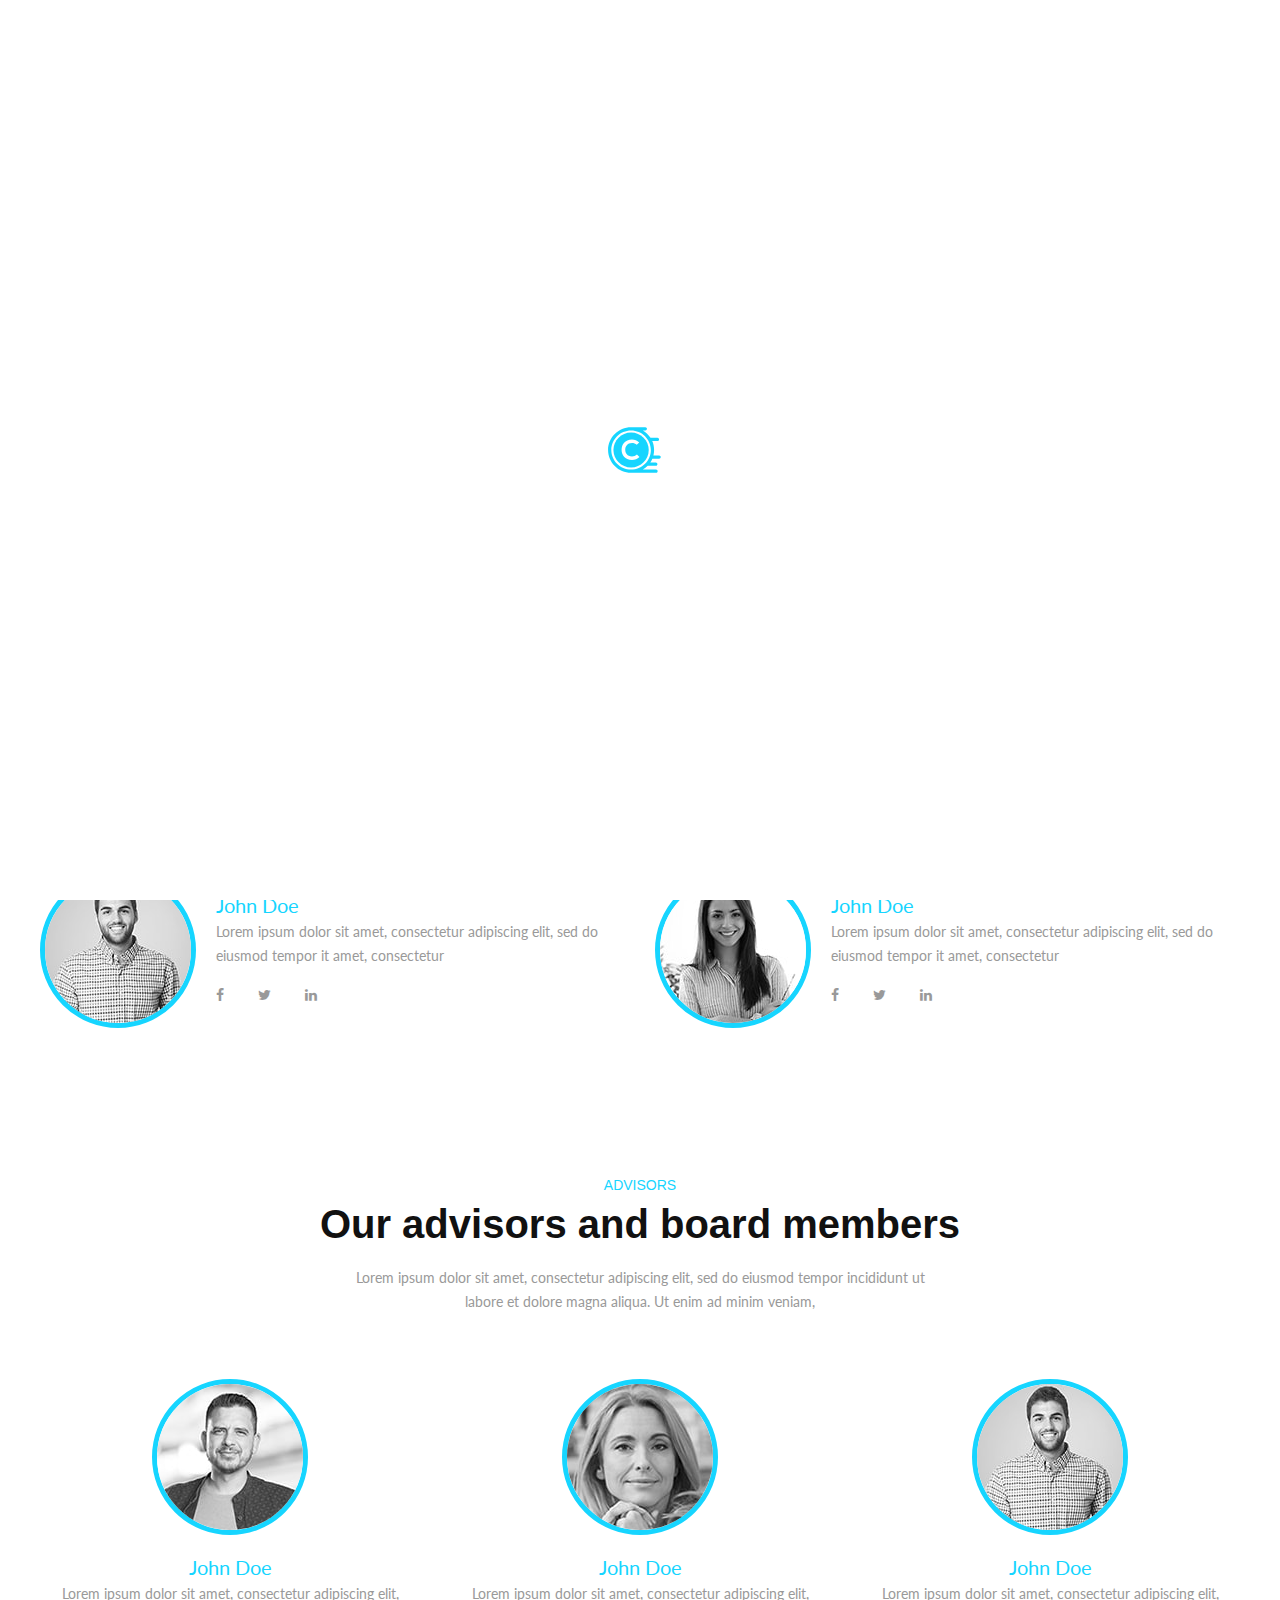
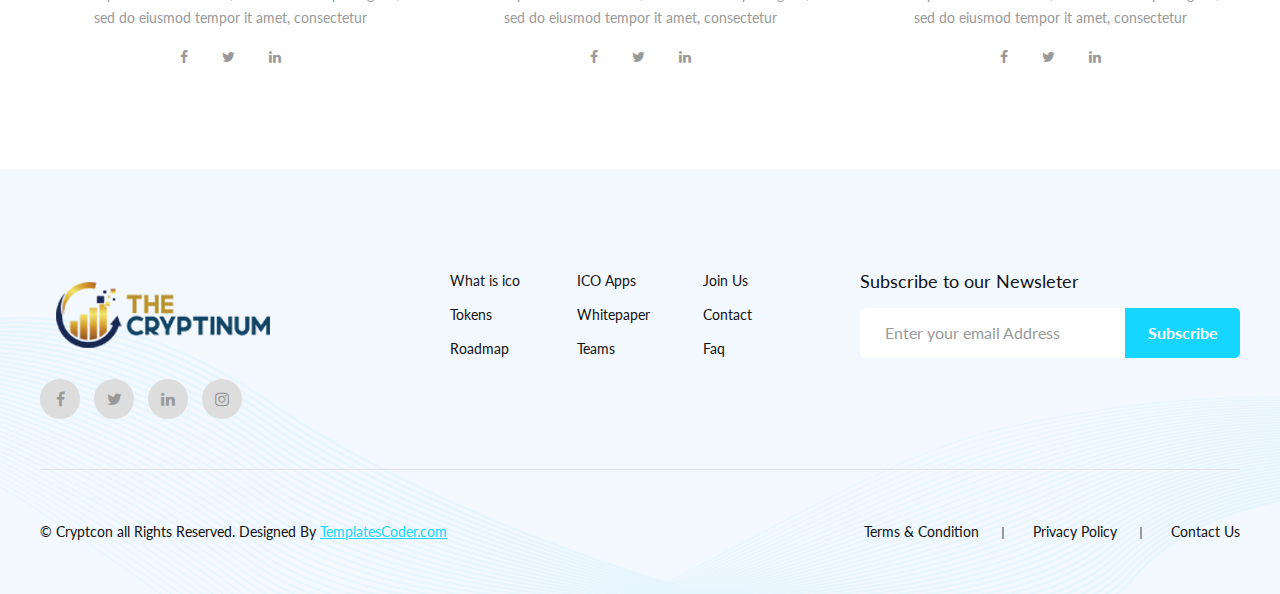
<file: result/02-Light-Theme/team.html>
<!DOCTYPE html>
<html lang="en">
	
<!-- Mirrored from themes.templatescoder.com/crypton/html/demo/1-0/02-Light-Theme/team.html by HTTrack Website Copier/3.x [XR&CO'2014], Sun, 28 Mar 2021 03:04:53 GMT -->
<head>
	<!-- Basic Page Needs -->
    <meta charset="utf-8">
    <title>Cryptcon</title>

	<!-- Mobile Specific Metas -->
    <meta name="viewport" content="width=device-width, initial-scale=1, maximum-scale=1">
    <link type="image/x-icon" href="images/fav-icon.png" rel="icon">

    <!-- CSS -->
    <link rel="stylesheet" type="text/css" href="css/style.css">
    <link rel="stylesheet" type="text/css" href="css/color.css">
    <link rel="stylesheet" type="text/css" href="css/responsive.css">
	</head>
	<body>

		<!-- Start preloader -->
		<div id="preloader"></div>
		<!-- End preloader -->

		<!-- Top scroll -->
		<div class="top-scroll transition">
			<a href="#banner" class="scrollTo"><i class="fa fa-angle-up" aria-hidden="true"></i></a>
		</div>	
		<!-- Top scroll End -->

		<header class="transition">
			<div class="container">
				<div class="row flex-align">
					<div class="col-lg-4 col-md-3 col-8">
						<div class="logo">
							<a href="index-2.html"><img src="images/logo.png" class="transition" alt="Cryptcon"></a>
						</div>
					</div>
					<div class="col-lg-8 col-md-9 col-4 text-right">
						<div class="menu-toggle">
							<span></span>
						</div>
						<div class="menu">
							<ul class="d-inline-block">
								<li class="mega-menu">
									<span class="opener plus"></span>
									<a href="index-2.html">Home</a>
									<ul class="transition">
										<li><a href="index-2.html">Home One</a></li>
										<li><a href="index-3.html">Home Two</a></li>
									</ul>
								</li>
								<li class="mega-menu">
									<span class="opener plus"></span>
									<a href="about.html">Pages</a>
									<ul class="transition">
										<li><a href="about.html">About</a></li>
										<li><a href="blog-list.html">Blog</a></li>
										<li><a href="token-sale.html">Token Sale</a></li>
										<li><a href="contact.html">Contact</a></li>
										<li><a href="faq.html">FAQ</a></li>
										<li><a href="404.html">404 Page</a></li>
									</ul>
								</li>
								<li><a href="feature.html">Feature</a></li>
								<li><a href="roadmap.html">Roadmap</a></li>
								<li><a href="team.html">Team</a></li>
							</ul>
							<div class="signin d-inline-block">
								<a href="#" class="btn">Sign in</a>
							</div>
						</div>
					</div>
				</div>
			</div>
		</header>

		<section class="sub-page-banner parallax" id="banner">
			<div class="container">
				<div class="row">
					<div class="col-md-12 wow fadeInUp">
						<div class="page-banner text-center">
							<h1 class="sub-banner-title">Team</h1>
							<ul>
								<li><a href="index-2.html">Home</a></li>
								<li>Team</li>
							</ul>
						</div>
					</div>
				</div>
			</div>
		</section>

		<section class="team-part skyblue bg-pattern pt-100 pb-55">
			<div class="container">
				<div class="row">
					<div class="col-md-12 wow fadeInUp">
						<div class="section-heading text-center pb-65">
							<label class="sub-heading">meet the team</label>
							<h2 class="heading-title">Our Team</h2>
							<p class="heading-des">Lorem ipsum dolor sit amet, consectetur adipiscing elit, sed do eiusmod tempor incididunt ut labore et dolore magna aliqua. Ut enim ad minim veniam,</p>
						</div>
					</div>
				</div>
				<div class="row">
					<div class="col-md-6 pb-45 wow fadeInLeft">
						<div class="team-box flex-align">
							<div class="team-img">
								<a href="team.html"><img src="images/team-1.jpg" alt="team member"></a>
							</div>
							<div class="team-des">
								<a href="team.html" class="member-name">John Doe</a>
								<p class="member-des">Lorem ipsum dolor sit amet, consectetur adipiscing elit, sed do eiusmod tempor it amet, consectetur</p>
								<ul class="pt-15">
									<li><a href="#"><i class="fa fa-facebook" aria-hidden="true"></i></a></li>
									<li><a href="#"><i class="fa fa-twitter" aria-hidden="true"></i></a></li>
									<li><a href="#"><i class="fa fa-linkedin" aria-hidden="true"></i></a></li>
								</ul>
							</div>
						</div>
					</div>
					<div class="col-md-6 pb-45 wow fadeInRight">
						<div class="team-box flex-align">
							<div class="team-img">
								<a href="team.html"><img src="images/team-2.jpg" alt="team member"></a>
							</div>
							<div class="team-des">
								<a href="team.html" class="member-name">John Doe</a>
								<p class="member-des">Lorem ipsum dolor sit amet, consectetur adipiscing elit, sed do eiusmod tempor it amet, consectetur</p>
								<ul class="pt-15">
									<li><a href="#"><i class="fa fa-facebook" aria-hidden="true"></i></a></li>
									<li><a href="#"><i class="fa fa-twitter" aria-hidden="true"></i></a></li>
									<li><a href="#"><i class="fa fa-linkedin" aria-hidden="true"></i></a></li>
								</ul>
							</div>
						</div>
					</div>
					<div class="col-md-6 pb-45 wow fadeInLeft">
						<div class="team-box flex-align">
							<div class="team-img">
								<a href="team.html"><img src="images/team-3.jpg" alt="team member"></a>
							</div>
							<div class="team-des">
								<a href="team.html" class="member-name">John Doe</a>
								<p class="member-des">Lorem ipsum dolor sit amet, consectetur adipiscing elit, sed do eiusmod tempor it amet, consectetur</p>
								<ul class="pt-15">
									<li><a href="#"><i class="fa fa-facebook" aria-hidden="true"></i></a></li>
									<li><a href="#"><i class="fa fa-twitter" aria-hidden="true"></i></a></li>
									<li><a href="#"><i class="fa fa-linkedin" aria-hidden="true"></i></a></li>
								</ul>
							</div>
						</div>
					</div>
					<div class="col-md-6 pb-45 wow fadeInRight">
						<div class="team-box flex-align">
							<div class="team-img">
								<a href="team.html"><img src="images/team-4.jpg" alt="team member"></a>
							</div>
							<div class="team-des">
								<a href="team.html" class="member-name">John Doe</a>
								<p class="member-des">Lorem ipsum dolor sit amet, consectetur adipiscing elit, sed do eiusmod tempor it amet, consectetur</p>
								<ul class="pt-15">
									<li><a href="#"><i class="fa fa-facebook" aria-hidden="true"></i></a></li>
									<li><a href="#"><i class="fa fa-twitter" aria-hidden="true"></i></a></li>
									<li><a href="#"><i class="fa fa-linkedin" aria-hidden="true"></i></a></li>
								</ul>
							</div>
						</div>
					</div>
				</div>
				<div class="row pt-100">
					<div class="col-md-12 wow fadeInUp">
						<div class="section-heading text-center pb-65">
							<label class="sub-heading">advisors</label>
							<h2 class="heading-title">Our advisors and board members</h2>
							<p class="heading-des">Lorem ipsum dolor sit amet, consectetur adipiscing elit, sed do eiusmod tempor incididunt ut labore et dolore magna aliqua. Ut enim ad minim veniam,</p>
						</div>
					</div>
				</div>
				<div class="row">
					<div class="col-md-4 pb-45 wow fadeInUp">
						<div class="team-box advisors text-center">
							<div class="team-img">
								<a href="team.html"><img src="images/team-1.jpg" alt="team member"></a>
							</div>
							<div class="team-des">
								<a href="team.html" class="member-name">John Doe</a>
								<p class="member-des">Lorem ipsum dolor sit amet, consectetur adipiscing elit, sed do eiusmod tempor it amet, consectetur</p>
								<ul class="pt-15">
									<li><a href="#"><i class="fa fa-facebook" aria-hidden="true"></i></a></li>
									<li><a href="#"><i class="fa fa-twitter" aria-hidden="true"></i></a></li>
									<li><a href="#"><i class="fa fa-linkedin" aria-hidden="true"></i></a></li>
								</ul>
							</div>
						</div>
					</div>
					<div class="col-md-4 pb-45 wow fadeInUp">
						<div class="team-box advisors text-center">
							<div class="team-img">
								<a href="team.html"><img src="images/team-2.jpg" alt="team member"></a>
							</div>
							<div class="team-des">
								<a href="team.html" class="member-name">John Doe</a>
								<p class="member-des">Lorem ipsum dolor sit amet, consectetur adipiscing elit, sed do eiusmod tempor it amet, consectetur</p>
								<ul class="pt-15">
									<li><a href="#"><i class="fa fa-facebook" aria-hidden="true"></i></a></li>
									<li><a href="#"><i class="fa fa-twitter" aria-hidden="true"></i></a></li>
									<li><a href="#"><i class="fa fa-linkedin" aria-hidden="true"></i></a></li>
								</ul>
							</div>
						</div>
					</div>
					<div class="col-md-4 pb-45 wow fadeInUp">
						<div class="team-box advisors text-center">
							<div class="team-img">
								<a href="team.html"><img src="images/team-3.jpg" alt="team member"></a>
							</div>
							<div class="team-des">
								<a href="team.html" class="member-name">John Doe</a>
								<p class="member-des">Lorem ipsum dolor sit amet, consectetur adipiscing elit, sed do eiusmod tempor it amet, consectetur</p>
								<ul class="pt-15">
									<li><a href="#"><i class="fa fa-facebook" aria-hidden="true"></i></a></li>
									<li><a href="#"><i class="fa fa-twitter" aria-hidden="true"></i></a></li>
									<li><a href="#"><i class="fa fa-linkedin" aria-hidden="true"></i></a></li>
								</ul>
							</div>
						</div>
					</div>
				</div>
			</div>
		</section>

		<footer class="bg-pattern darkblue ptb-100">
			<div class="container">
				<div class="footer">
					<div class="row">
						<div class="col-lg-4 col-md-6">
							<div class="footer-logo pb-25">
								<a href="index-2.html"><img src="images/logo.png" alt="Cryptcon"></a>
							</div>
							<div class="footer-icon">
								<ul>
									<li><a href="#"><i class="fa fa-facebook" aria-hidden="true"></i></a></li>
									<li><a href="#"><i class="fa fa-twitter" aria-hidden="true"></i></a></li>
									<li><a href="#"><i class="fa fa-linkedin" aria-hidden="true"></i></a></li>
									<li><a href="#"><i class="fa fa-instagram" aria-hidden="true"></i></a></li>
								</ul>
							</div>
						</div>
						<div class="col-lg-4 col-md-6">
							<div class="footer-link">
								<ul>
									<li><a href="#">What is ico</a></li>
									<li><a href="#">ICO Apps</a></li>
									<li><a href="#">Join Us</a></li>
									<li><a href="token-sale.html">Tokens</a></li>
									<li><a href="#">Whitepaper</a></li>
									<li><a href="contact.html">Contact</a></li>
									<li><a href="roadmap.html">Roadmap</a></li>
									<li><a href="team.html">Teams</a></li>
									<li><a href="faq.html">Faq</a></li>
								</ul>
							</div>
						</div>
						<div class="col-lg-4 col-md-6">
							<div class="subscribe">
								<div class="form-group">
								    <label>Subscribe to our Newsleter</label>
								    <input type="email" class="form-control" placeholder="Enter your email Address">
								    <input type="submit" name="submit" value="Subscribe" class="submit">
								</div>
							</div>
						</div>
					</div>
				</div>
				<div class="copyright">
					<div class="row">
						<div class="col-lg-6">
							<p>© Cryptcon all Rights Reserved. Designed By <a href="https://templatescoder.com/">TemplatesCoder.com</a></p>
						</div>
						<div class="col-lg-6">
							<ul>
								<li><a href="#">Terms & Condition</a></li>
								<li><a href="#">Privacy Policy</a></li>
								<li><a href="contact.html">Contact Us</a></li>
							</ul>
						</div>
					</div>
				</div>
			</div>
		</footer>
	
		<script src="js/jquery-3.4.1.min.js"></script>
		<script src="js/animation.js"></script>
		<script src="js/custom.js"></script>
		
	</body>


<!-- Mirrored from themes.templatescoder.com/crypton/html/demo/1-0/02-Light-Theme/team.html by HTTrack Website Copier/3.x [XR&CO'2014], Sun, 28 Mar 2021 03:04:53 GMT -->
</html>
</file>
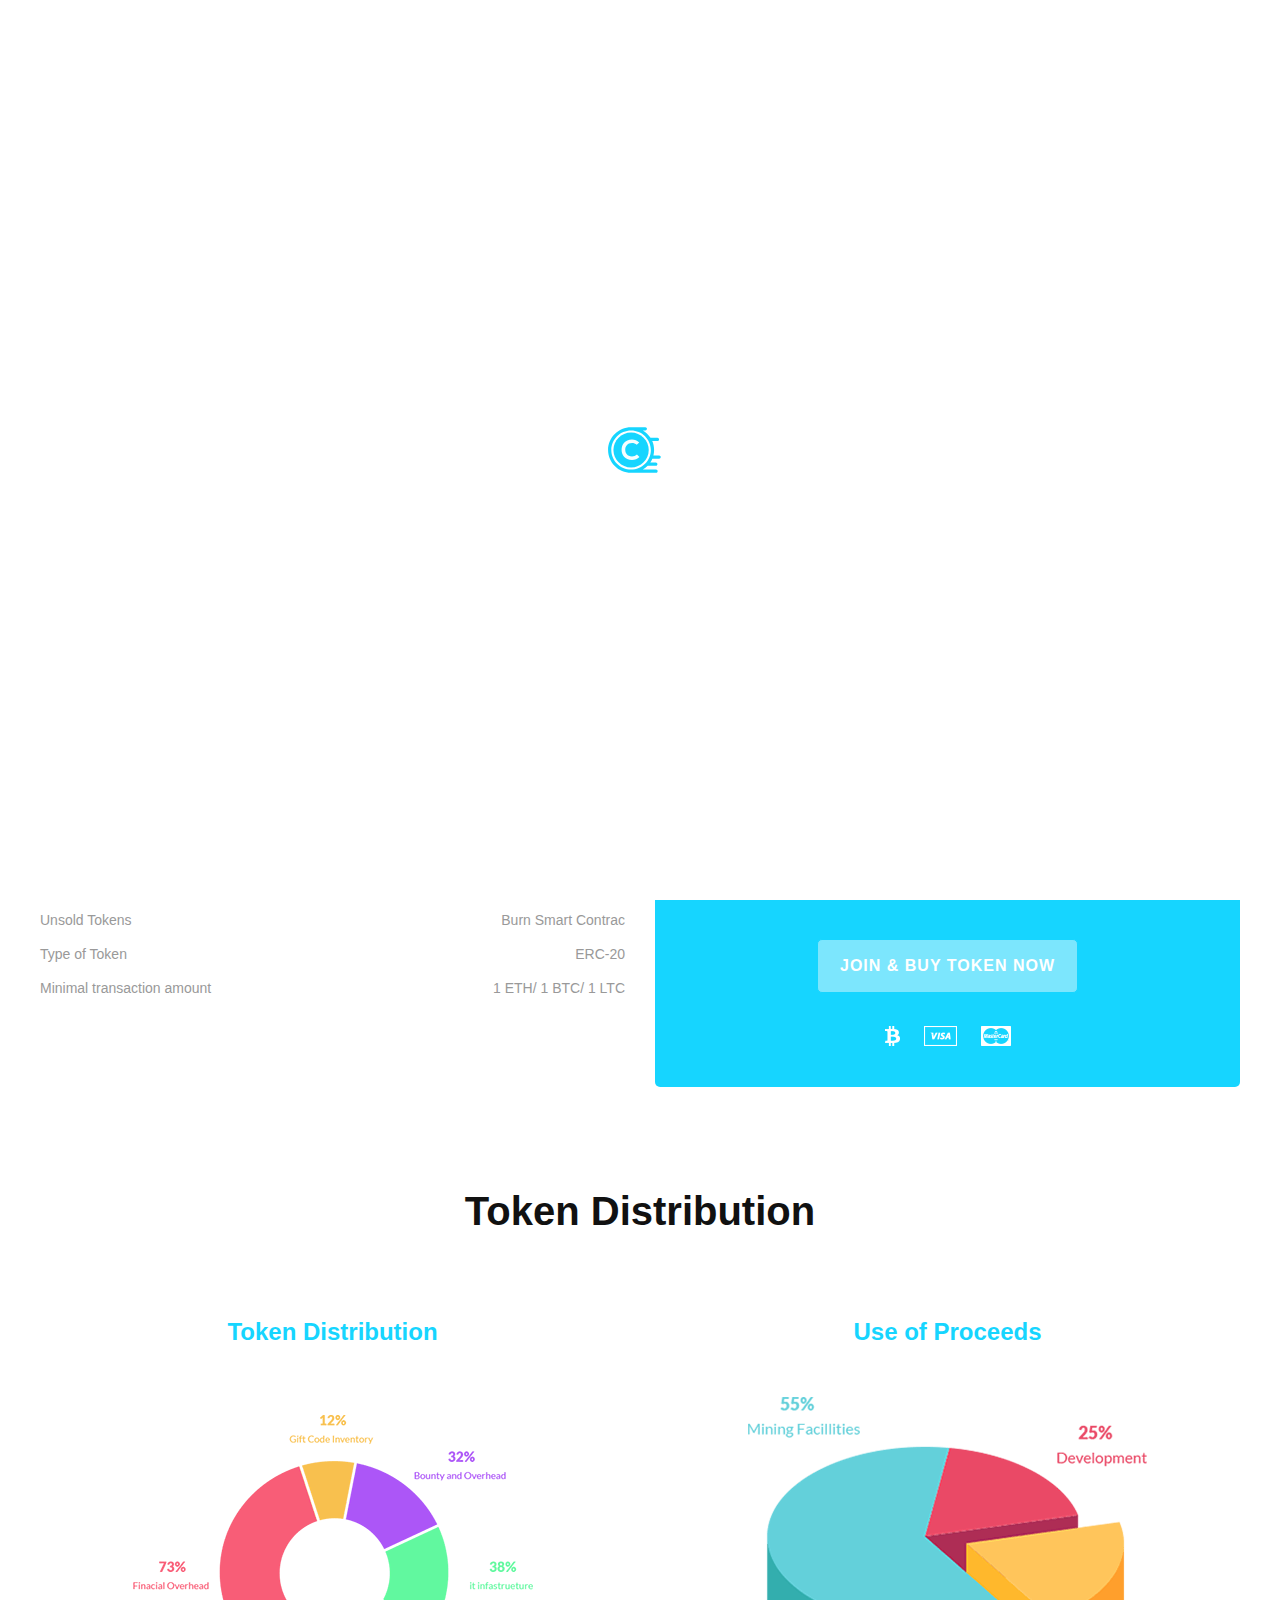
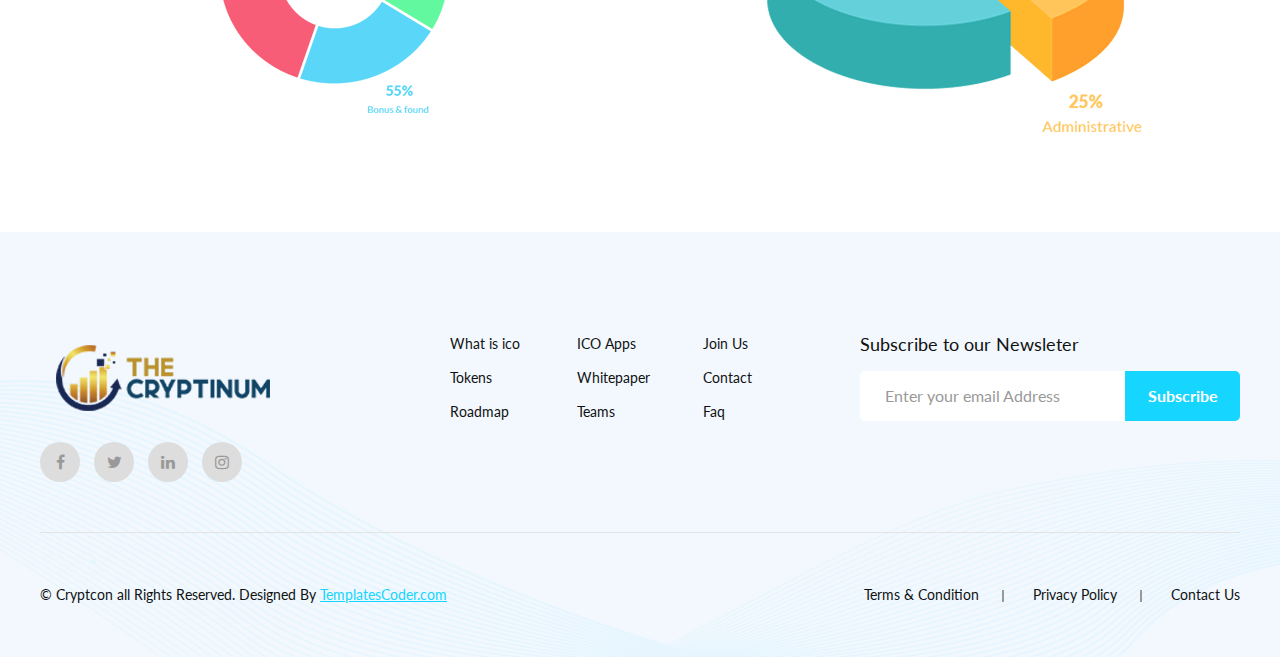
<file: result/02-Light-Theme/token-sale.html>
<!DOCTYPE html>
<html lang="en">
	
<!-- Mirrored from themes.templatescoder.com/crypton/html/demo/1-0/02-Light-Theme/token-sale.html by HTTrack Website Copier/3.x [XR&CO'2014], Sun, 28 Mar 2021 03:04:47 GMT -->
<head>
	<!-- Basic Page Needs -->
    <meta charset="utf-8">
    <title>Cryptcon</title>

	<!-- Mobile Specific Metas -->
    <meta name="viewport" content="width=device-width, initial-scale=1, maximum-scale=1">
    <link type="image/x-icon" href="images/fav-icon.png" rel="icon">

    <!-- CSS -->
    <link rel="stylesheet" type="text/css" href="css/style.css">
    <link rel="stylesheet" type="text/css" href="css/color.css">
    <link rel="stylesheet" type="text/css" href="css/responsive.css">
	</head>
	<body>

		<!-- Start preloader -->
		<div id="preloader"></div>
		<!-- End preloader -->

		<!-- Top scroll -->
		<div class="top-scroll transition">
			<a href="#banner" class="scrollTo"><i class="fa fa-angle-up" aria-hidden="true"></i></a>
		</div>	
		<!-- Top scroll End -->

		<header class="transition">
			<div class="container">
				<div class="row flex-align">
					<div class="col-lg-4 col-md-3 col-8">
						<div class="logo">
							<a href="index-2.html"><img src="images/logo.png" class="transition" alt="Cryptcon"></a>
						</div>
					</div>
					<div class="col-lg-8 col-md-9 col-4 text-right">
						<div class="menu-toggle">
							<span></span>
						</div>
						<div class="menu">
							<ul class="d-inline-block">
								<li class="mega-menu">
									<span class="opener plus"></span>
									<a href="index-2.html">Home</a>
									<ul class="transition">
										<li><a href="index-2.html">Home One</a></li>
										<li><a href="index-3.html">Home Two</a></li>
									</ul>
								</li>
								<li class="mega-menu">
									<span class="opener plus"></span>
									<a href="about.html">Pages</a>
									<ul class="transition">
										<li><a href="about.html">About</a></li>
										<li><a href="blog-list.html">Blog</a></li>
										<li><a href="token-sale.html">Token Sale</a></li>
										<li><a href="contact.html">Contact</a></li>
										<li><a href="faq.html">FAQ</a></li>
										<li><a href="404.html">404 Page</a></li>
									</ul>
								</li>
								<li><a href="feature.html">Feature</a></li>
								<li><a href="roadmap.html">Roadmap</a></li>
								<li><a href="team.html">Team</a></li>
							</ul>
							<div class="signin d-inline-block">
								<a href="#" class="btn">Sign in</a>
							</div>
						</div>
					</div>
				</div>
			</div>
		</header>

		<section class="sub-page-banner parallax" id="banner">
			<div class="container">
				<div class="row">
					<div class="col-md-12">
						<div class="page-banner text-center wow fadeInUp">
							<h1 class="sub-banner-title">Token Sale</h1>
							<ul>
								<li><a href="index-2.html">Home</a></li>
								<li>Token Sale</li>
							</ul>
						</div>
					</div>
				</div>
			</div>
		</section>

		<section class="token-sele ptb-100">
			<div class="container">
				<div class="row">
					<div class="col-md-12">
						<div class="section-heading text-center pb-65 wow fadeInUp">
							<label class="sub-heading">token</label>
							<h2 class="heading-title">Token Sale</h2>
							<p class="heading-des">Lorem ipsum dolor sit amet, consectetur adipiscing elit, sed do eiusmod tempor incididunt ut labore et dolore magna aliqua. Ut enim ad minim veniam,</p>
						</div>
					</div>
				</div>
				<div class="row">
					<div class="col-lg-6 col-md-12 flex-align order-r-2 wow fadeInLeft">
						<div class="information-token w-100">
							<h2 class="information-token-head">Information About Tokens</h2>
							<ul>
								<li><label>Token Name</label> <span>Cryptcon</span></li>
								<li><label>Nominal Price</label> <span>1smt = 0.025USD</span></li>
								<li><label>Total Number of Token Produced</label> <span>7 BN smt</span></li>
								<li><label>Unsold Tokens</label> <span>Burn Smart Contrac</span></li>
								<li><label>Type of Token</label> <span>ERC-20</span></li>
								<li><label>Minimal transaction amount</label> <span>1 ETH/ 1 BTC/ 1 LTC</span></li>
							</ul>
							<div class="clear"></div>
						</div>
					</div>
					<div class="col-lg-6 col-md-12 order-r-1 wow fadeInRight">
						<div class="token-sale-counter text-center">
							<ul class="coins-counter-loop">
								<li>
									<span id="days">00</span>
									<label class="coin-day">Days</label>
								</li>
								<li>
									<span id="hours">00</span>
									<label class="coin-day">hours</label>
								</li>
								<li>
									<span id="minutes">00</span>
									<label class="coin-day">minutes</label>
								</li>
								<li>
									<span id="seconds">00</span>
									<label class="coin-day">seconds</label>
								</li>
							</ul>
							<div class="row">
								<div class="col-4 text-center">
									<span class="token-slide-info">PRE-SALE</span>
								</div>
								<div class="col-4 text-center">
									<span class="token-slide-info">SOFT CAP</span>
								</div>
								<div class="col-4 text-center">
									<span class="token-slide-info">BONUS</span>
								</div>
							</div>
							<div class="coins-progress">
						        <span data-progress="70"></span>
						    </div>
						    <a href="token-sale.html" class="btn">Join &amp; Buy Token Now</a>
						    <ul class="currency-card">
						    	<li><a href="#"><img src="images/bitcoin.png" alt="bitcoin"></a></li>
						    	<li><a href="#"><img src="images/visa.png" alt="visa"></a></li>
						    	<li><a href="#"><img src="images/master-card.png" alt="master card"></a></li>
						    </ul>
						</div>
					</div>
				</div>
				<div class="row pt-100">
					<div class="col-md-12 wow fadeInUp">
						<div class="section-heading text-center pb-65">
							<h2 class="heading-title">Token Distribution</h2>
						</div>
					</div>
				</div>
				<div class="row">
					<div class="col-md-6 wow fadeInLeft">
						<div class="token-distribut text-center">
							<h2 class="distribution-title">Token Distribution</h2>
							<div class="token-graph w-100">
								<img src="images/token-chart.png" alt="Token Distribution">
							</div>
						</div>
					</div>
					<div class="col-md-6 wow fadeInRight">
						<div class="token-distribut text-center">
							<h2 class="distribution-title">Use of Proceeds</h2>
							<div class="token-graph w-100">
								<img src="images/token-chart-2.png" alt="Use of Proceeds">
							</div>
						</div>
					</div>
				</div>
			</div>
		</section>

		<footer class="bg-pattern lightskyblue ptb-100">
			<div class="container">
				<div class="footer">
					<div class="row">
						<div class="col-lg-4 col-md-6">
							<div class="footer-logo pb-25">
								<a href="index-2.html"><img src="images/logo.png" alt="Cryptcon"></a>
							</div>
							<div class="footer-icon">
								<ul>
									<li><a href="#"><i class="fa fa-facebook" aria-hidden="true"></i></a></li>
									<li><a href="#"><i class="fa fa-twitter" aria-hidden="true"></i></a></li>
									<li><a href="#"><i class="fa fa-linkedin" aria-hidden="true"></i></a></li>
									<li><a href="#"><i class="fa fa-instagram" aria-hidden="true"></i></a></li>
								</ul>
							</div>
						</div>
						<div class="col-lg-4 col-md-6">
							<div class="footer-link">
								<ul>
									<li><a href="#">What is ico</a></li>
									<li><a href="#">ICO Apps</a></li>
									<li><a href="#">Join Us</a></li>
									<li><a href="token-sale.html">Tokens</a></li>
									<li><a href="#">Whitepaper</a></li>
									<li><a href="contact.html">Contact</a></li>
									<li><a href="roadmap.html">Roadmap</a></li>
									<li><a href="team.html">Teams</a></li>
									<li><a href="faq.html">Faq</a></li>
								</ul>
							</div>
						</div>
						<div class="col-lg-4 col-md-6">
							<div class="subscribe">
								<div class="form-group">
								    <label>Subscribe to our Newsleter</label>
								    <input type="email" class="form-control" placeholder="Enter your email Address">
								    <input type="submit" name="submit" value="Subscribe" class="submit">
								</div>
							</div>
						</div>
					</div>
				</div>
				<div class="copyright">
					<div class="row">
						<div class="col-lg-6">
							<p>© Cryptcon all Rights Reserved. Designed By <a href="https://templatescoder.com/">TemplatesCoder.com</a></p>
						</div>
						<div class="col-lg-6">
							<ul>
								<li><a href="#">Terms & Condition</a></li>
								<li><a href="#">Privacy Policy</a></li>
								<li><a href="contact.html">Contact Us</a></li>
							</ul>
						</div>
					</div>
				</div>
			</div>
		</footer>
	
		<script src="js/jquery-3.4.1.min.js"></script>
		<script src="js/animation.js"></script>
		<script src="js/custom.js"></script>
	</body>


<!-- Mirrored from themes.templatescoder.com/crypton/html/demo/1-0/02-Light-Theme/token-sale.html by HTTrack Website Copier/3.x [XR&CO'2014], Sun, 28 Mar 2021 03:04:51 GMT -->
</html>
</file>
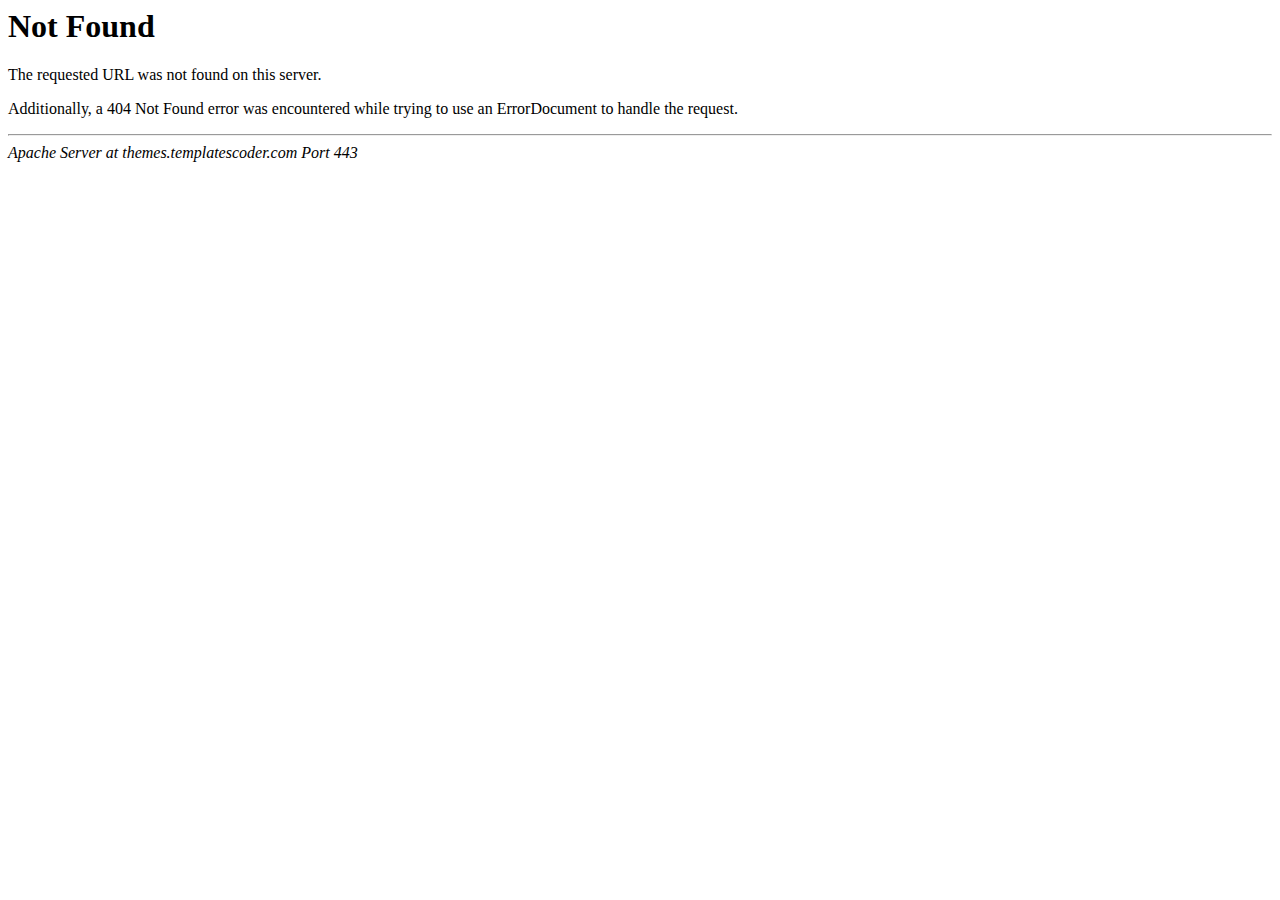
<file: result/02-Light-Theme/css/owl.video.play.html>
<!DOCTYPE HTML PUBLIC "-//IETF//DTD HTML 2.0//EN">
<html><head>
<title>404 Not Found</title>
</head><body>
<h1>Not Found</h1>
<p>The requested URL was not found on this server.</p>
<p>Additionally, a 404 Not Found
error was encountered while trying to use an ErrorDocument to handle the request.</p>
<hr>
<address>Apache Server at themes.templatescoder.com Port 443</address>
</body></html>
</file>
<file: result/02-Light-Theme/css/color.css>
/*_______________________________________________________
// BASIC STYLE  //----------------------------
_______________________________________________________*/
/*---------- General Style ------------*/
body, html {color: #999999;}
a, a:focus, a:hover, a.active { color: #111111; }

.btn {color: #ffffff;  background: #16d5ff; border: 1px solid #16d5ff; border-color: #16d5ff;}
.btn:hover {color: #ffffff;}
.btn:before{background: -webkit-radial-gradient(center, ellipse, rgb(22, 213, 255, .5) 0%, rgba(0, 0, 0, 0) 80%); background: radial-gradient(ellipse at center, rgb(22, 213, 255, .5) 0%, rgba(0, 0, 0, 0) 80%);}
.owl-dot{background: #999999 !important;}
.owl-dot.active {background: #16d5ff !important;}

#preloader{background: url(../images/loader.svg) center no-repeat #fff;}

.form-control, .form-control:focus{background: #f0f0f0; color: #111111;}
.form-control::-webkit-input-placeholder {color: #999999;}
.form-control::-moz-placeholder {color: #999999;}
.form-control:-ms-input-placeholder {color: #999999;}
.form-control:-moz-placeholder {color: #999999;}
.heading-title, .heading-title-2, .sub-banner-title{color: #111111; }
.sub-heading, .heading-title-2 span, .sub-heading-2, .sub-page-banner ul li a:hover {color: #16d5ff;}
.heading-des, .sub-page-banner ul li a{color: #999999;}
.lightsky{background-color: #ebf4fc;}
.lightskyblue, .sub-page-banner{background-color: #f2f8fe;}
.grey{color: #999999 !important;}
.top-scroll {background: #16d5ff; color: #fff;}
.top-scroll:hover {opacity: 0.6;}
.top-scroll a{color: #fff;}

/*----- Menu -----*/
.menu ul li a, .mega-menu:before{color: #888888;}
.menu ul li a:before{background: #16d5ff;}
header.fixed{background: #fff; box-shadow: 0px 0px 10px 1px rgb(0, 0, 0, 0.2);}
.opener:before, .opener:after, header.fixed .menu-toggle span, header.fixed .menu-toggle span:before, header.fixed .menu-toggle span:after{background: #fff;}
.menu-toggle span, .menu-toggle span:before, .menu-toggle span:after{background: #16d5ff;}
.menu-toggle.active span{background: transparent;}

/*----- Home Banner -----*/
.banner-heading{color: #111111; }
.banner-heading span{color: #16d5ff;}
.banner-des{color: #888888;}

/*----- Work Section -----*/
.work-des, ul.check-list li p, .work-process-title{color: #111111;}
ul.check-list li span{background: #16d5ff; color: #fff;}

/*----- Feature Section -----*/
.feature-title:hover {color: #16d5ff;}
.feature-box:hover path.hover {fill: #16d5ff;}

/*----- Timeline Section -----*/
.h-border, .v-row{border-color: #c5c8cb;}
.small-round{border-color: #16d5ff; background: #f2f8fe;}
.v-row:before{background: #16d5ff;}
.small-round span{background: #16d5ff;}
.date-title{color: #16d5ff;}
.roadmap-detail-box{color: #111111;}

/*----- Team Section -----*/
.team-img{border-color: #16d5ff;}
.team-box:hover .team-img {border-color: #999999;}
.member-name, .team-box ul li a:hover{color: #16d5ff;}
.member-name:hover{color: #111111;}
.member-des, .team-box ul li a{color: #999999;}

/*----- Token Sale Section -----*/
.token-graphic-detail ul li:before{background: #f85d77;}
.token-graphic-detail ul li.color-code-2:before{background: #5ad6f8;}
.token-graphic-detail ul li.color-code-3:before{background: #f8c04e;}
.token-graphic-detail ul li.color-code-4:before{background: #ac56f7;}
.token-graphic-detail ul li.color-code-5:before{background: #61f89f;}
.donut {color: #3d1f94;}
.token-graphic-detail ul li{color: #999999;}

/*----- Blog Section -----*/
.blog-date li:before{background: #16d5ff;}
.read-more:hover{color: #111111;}
.blog-img a:before{background: rgb(0, 0, 0, 0.5);}
.blog-date li, .blog-title:hover, .read-more{color: #16d5ff;}
.ico-apps ul.check-list li p, .ico-apps-2 ul.check-list li p{color: #999999;}

/*----- FAQ Section -----*/
.Frequently-tabs li a, .qus-des{color: #999999;}
.Frequently-tabs li a.active, .qus-title{color: #16d5ff;}
.Frequently-tabs li a:before{background: #16d5ff;}

/*----- Home Page Tow -----*/
.banner-heading-tow, .coins-counter-loop li .coin-day, .coin-slide-text, .coin-head{color: #111111;}
.banner-heading-tow span, .coin-start{color: #16d5ff;}
.coin-counter{background: #d7f8ff;}
.coins-counter-loop li:before, .coins-counter-loop li:after, .coins-progress span{background: #16d5ff;}
.coins-counter-loop li span{background: #fff; color: #16d5ff;}
.coins-progress{background: #fff;}

/*----- Feature tow -----*/
.feature-des {color: #999999;}
.feature-title-2, .token-sale-2 .token-graphic-detail ul li{color: #111111;}

/*----- Roadmap Section -----*/
.roadmap-part .v-row, .roadmap-part .h-border, .roadmap-des {border-color: #16d5ff;}
.roadmap-part .small-round {background: #f2f8fe;}

/*----- team Tow Section -----*/
.team-box-2{background: #fff;}
.team-member-name {background: #16d5ff;}
.team-member-name a{color: #fff;}
.team-member-name a:hover{color: #111111;}
.team-member-img {background-color: #111111;}
.team-member-img:after{background-color: rgba(255, 255, 255, .4);}

/*----- Blog Tow Section -----*/
.blog-part-2 .read-more:hover {color: #111111;}

/*----- FAQ tow Section -----*/
.accordion-faq-box {box-shadow: 0px 0px 15px 1px rgb(0 0 0 / 0.1);}
.faq-part-2 .Frequently-tabs li a, .faq-part-2 .faq-tab, {color: #999999; background: #f2f8fe;}
.faq-part-2 .Frequently-tabs li a{background: #f2f8fe;}
.faq-part-2 .Frequently-tabs li a.active{background: #16d5ff; color: #fff;}
.faq-part-2 .qus-des, .accordion-faq-title.active, .accordion-faq-title:hover{color: #111111;}
.accordion-faq-title:before, .accordion-faq-title:after{background: #111111;}

/*----- About Page -----*/
.sub-page-banner ul li:before{background: #999999;}
.play-icon span{border-color: #16d5ff; background: #fff; color: #16d5ff;}
.play-icon:hover span{border-color: #fff; background: #16d5ff; color: #fff;}
.work-part button.close{color: #111111;}
.about-des{color: #888888;}

/*----- blog List Page -----*/
.blog-search input{border-color: #16d5ff; color: #111111;}
.blog-search input::-webkit-input-placeholder, .blog-search input::-moz-placeholder, .blog-search input:-ms-input-placeholder, .blog-search input:-moz-placeholder {color: #999999;}
.blog-search-btn:hover {background: #999999; color: #dddddd;}
.blog-category, .blog-category ul li:before{background: #16d5ff;}
.blog-tags ul li a{background: #16d5ff; color: #fff;}
.blog-tags ul li a:hover{background: #f2f8fe; color: #111111;}
.archives ul li{border-color: #e2e2e2;}
.blog-list-content ul li:before{background: #16d5ff;}
.blog-list-pagination ul li a{background: #e2e2e2; color: #999999;}
.blog-list-pagination ul li a:hover, .blog-list-pagination ul li a.active, .blog-search-btn{background: #16d5ff; color: #fff;}
.blog-category .blog-cat-title, .blog-category ul li a{color: #fff;}
.blog-category ul li a:hover, .blog-cat-title{color: #111111;}
.blog-category ul li:before{background: #fff;}
.archives ul li a{color: #999999;}
.trending-news-title:hover, .archives ul li a:hover, .blog-list-title:hover, .trending-news-date, .blog-list-content ul li{color: #16d5ff;}

/*----- blog Detail Page -----*/
.blog-detail-content ul li:before{background: #16d5ff;}
.blog-detail-content blockquote{background: #f2f8fe; border-color: #16d5ff; color: #111111;}
.blog-detail-tag ul li a, .blog-detail-social ul li a{background: #e2e2e2; color: #999999;}
.blog-detail-tag ul li a:hover, .blog-detail-social ul li a:hover{background: #16d5ff; color: #fff;}
.blog-comment-post-singel{border-color: #e2e2e2;}
.comment-date{color: #bebebe;}
.comment-reply{background: #16d5ff; color: #fff;}
.comment-reply:hover{background: #e2e2e2; color: #999999;}
.blog-detail-content ul li, .commenter{color: #16d5ff;}
.blog-detail-content h2, .blog-detail-tag span, .blog-detail-social span, .blog-comment-heading{color: #111111;}

/*----- Roadmap Page -----*/
.roadmap-center-line, .roadmap-main-content:before{border-color: #999999;}
.roadmap-center-line:before, .roadmap-center-line:after{background: #16d5ff;}
.roadmap-animated{background: #16d5ff; color: #fff;}
.roadmap-small-round{border-color: #16d5ff; background: #fff;}
.roadmap-small-round:before{background: #16d5ff;}
.roadmap-main .roadmap-detail-box{background: #5d19db;}
.roadmap-main .roadmap-des{color: #111111; padding: 0;}

/*----- Token Sale Page -----*/
.information-token-head{color: #16d5ff;}
.token-sale-counter{background: #16d5ff;}
.token-sale-counter .coins-counter-loop li span{background: transparent; color: #fff;}
.token-sale-counter .coins-counter-loop li:before, .token-sale-counter .coins-counter-loop li:after{background: #fff;}
.token-sale-counter .coins-counter-loop li .coin-day, .token-slide-info{color: #fff;}
.token-sale-counter .coins-progress span{background: rgb(170,237,252); background: -moz-linear-gradient(left,  rgba(170,237,252,1) 0%, rgba(49,188,219,1) 100%); background: -webkit-linear-gradient(left,  rgba(170,237,252,1) 0%,rgba(49,188,219,1) 100%); background: linear-gradient(to right,  rgba(170,237,252,1) 0%,rgba(49,188,219,1) 100%); filter: progid:DXImageTransform.Microsoft.gradient( startColorstr='#aaedfc', endColorstr='#31bcdb',GradientType=1 );}
.token-slide-info:before{background: #17b9dd;}
.token-sale-counter .coins-progress{background: #fff;}
.distribution-title { color: #16d5ff;}
.token-sale-counter .btn{background: #7ce6fd;}
.token-sale-counter .btn:hover:before{background: -webkit-radial-gradient(center, ellipse, rgb(124, 230, 253, 0.5) 0%, rgba(0, 0, 0, 0) 80%);  background: radial-gradient(ellipse at center, rgb(124, 230, 253, 0.5) 0%, rgba(0, 0, 0, 0) 80%);}

/*----- Contact Page -----*/
.contact-detail li i{background: #16d5ff; color: #fff;}
.contact-detail li{color: #111111;}

/*----- Footer Section -----*/
.footer-icon ul li a, .subscribe .submit:hover{background: #dddddd; color: #999999;}
.footer-icon ul li a:hover{color: #fff;}
.footer-icon ul li a:hover{background: #16d5ff;}
.footer-link ul li a:hover, .copyright ul li a:hover, .copyright p a{color: #16d5ff;}
.subscribe .form-control{background: #fff; color: #111111;}
.subscribe label, .copyright, .copyright p a:hover{color: #111111;}
.subscribe .submit{color: #fff; background: #16d5ff;}
.subscribe .form-control::-webkit-input-placeholder, .subscribe .form-control::-moz-placeholder, .subscribe .form-control:-ms-input-placeholder, .subscribe .form-control:-ms-input-placeholder, .subscribe .form-control:-moz-placeholder {color: #999999;}
.copyright ul li:before{background: #999999;}
.footer{border-color: #e3e3e3;}

@media(min-width: 992px){
	.menu ul li:hover a, .mega-menu:hover:before, .menu ul ul li.mega-menu:before, .menu ul ul li:hover > a{color: #16d5ff;}
	.menu ul ul li a{border-color: rgb(136 136 136 / .3) !important; color: #888888 !important;}
	.menu ul ul{background: #fff;}
	.menu ul ul li a:before{background: #16d5ff;}
}
@media(max-width: 991px){
	.menu{background: #16d5ff;}
	.menu ul li a{color: #fff;}
	.signin .btn{background: transparent;}
	header.fixed .menu-toggle span, header.fixed .menu-toggle span:before, header.fixed .menu-toggle span:after{background: #16d5ff;}
	header.fixed .menu-toggle.active span{background: transparent;}
}
</file>
<file: result/02-Light-Theme/css/responsive.css>
@media(max-width: 1200px){
	.container{max-width: 1140px;}
}

@media(max-width: 1199px){
	.container{max-width: 960px;}
	.ptb-100 {padding-top: 80px; padding-bottom: 80px;}
	.pb-65 {padding-bottom: 50px;}
	.pb-80 {padding-bottom: 50px;}
	.pt-100 {padding-top: 80px;}
	.pb-55 {padding-bottom: 35px;}
	.pb-100 {padding-bottom: 60px;}

	/*----- Home Page -----*/
	.menu ul li{padding: 0px 20px;}
	.menu ul li a{font-size: 14px;}
	.signin {margin-left: 20px;}
	.signin .btn {padding: 9px 20px;}
	.home-banner {padding: 190px 0px 110px 0px;}

	/*----- Home Page Tow -----*/
	.coins-counter-loop li{padding: 0px 15px;}
	.coins-counter-loop li span {width: 65px; height: 65px; line-height: 65px; font-size: 30px;}
	.coins-counter-loop li:before {top: 25px;}
	.coins-counter-loop li:after {top: 37px;}
	.feature-part-2 {padding-bottom: 50px;}
	.feature-box-2 .frontend, .feature-box-2 .backend {padding: 30px;}
	.faq-part-2 .faq-tab {padding: 30px 30px;}
	.accordion-faq-title {padding: 10px 30px;}
	.accordion-faq-title:before{right: 30px;}
	.accordion-faq-title:after {right: 23px;}

	/*----- Roadmap Page -----*/
	.roadmap-main-content{max-width: 347px;}
	.roadmap-content-box {margin-bottom: 100px;}

	/*----- Token Sale Page -----*/
	.token-sale-counter .coins-counter-loop li {padding: 0px 15px;}
	.token-sale-counter .coins-counter-loop li span {font-size: 40px; line-height: 40px;}
	.token-sale-counter .coins-counter-loop li:after{top: 25px;}

}
@media(min-width: 992px){
	/*----- Menu Hover -----*/
	.menu > ul > li:hover > a:before {width: 100%;}
	.menu ul li:hover.mega-menu:before{transform: rotate(180deg);}
	.menu ul li:hover > ul {top: 48px; visibility: visible; opacity: 1;}
	.menu ul li:hover > ul ul {top: 31px; visibility: hidden; opacity: 0;}
	.menu ul ul li:hover ul {top: 0px; visibility: visible; opacity: 1;}
	.menu ul ul li:hover > a {padding-left: 30px;}
	.menu ul ul li:hover > a:before{width: 5px;}
	/*----- Menu Hover End-----*/

	/*----- Mega Menu -----*/
	.menu ul ul{position: absolute; left: 6px; min-width: 250px; text-align: left; z-index: 1; top: 70px; visibility: hidden; opacity: 0; box-shadow: 0px 0px 10px 1px rgb(0, 0, 0, .1); border-radius: 5px;}
	.menu ul ul li{display: block; padding: 0;}
	.menu ul ul li a{display: block; padding: 8px 20px; border-bottom: 1px solid; text-transform: unset; font-size: 15px;}
	.menu ul ul li a:before{content: ""; position: absolute; top: 0; left: 0; width: 0px; height: 100%; transition: all 400ms ease;}
	.menu ul li:last-child a {border-bottom: 0;}
	.menu ul ul ul{left: 100%; top: 0;}
	.mega-menu:before{content: "\f107"; font-family: fontawesome; position: absolute; right: 5px; transition: all 400ms ease; font-size: 20px;}
	.menu ul ul li.mega-menu:before{top: 8px;}
	/*----- Mega Menu End-----*/
}
@media(max-width: 991px){
	.container{max-width: 720px;}
	.ptb-100 {padding-top: 60px; padding-bottom: 60px;}
	.pb-65 {padding-bottom: 35px;}
	.pt-100 {padding-top: 60px;}
	.pb-80 {padding-bottom: 30px;}
	.pr-75 {padding-right: 25px;}
	.mb-r-30{margin-bottom: 30px;}
	.justify-center-r{justify-content: center; display: flex;}
	.owl-dots {padding-top: 30px;}
	.order-r-1{order: 1;}
	.order-r-2{order: 2;}
	.heading-title {font-size: 35px; padding-bottom: 10px;}
	.heading-title-2 {font-size: 35px;}
	.sub-heading-2 {font-size: 20px;}

	/*----- Home Page -----*/
	header {padding: 20px 0px;}
	.menu {display: none; position: fixed; top: 65px; left: 0; width: 100%; height: 100%; box-shadow: 0px 0px 10px 1px rgb(0 0 0 / 30%);}
	header.fixed .menu{top: 54px;}
	.menu > ul {display: block !important; text-align: left; padding-top: 10px;}
	.menu ul li{display: block; padding: 0; border-bottom: 1px solid #f2f8fe;}
	.opener{display: block;}
	.menu-toggle{display: block;}
	.mega-menu:before{content: unset;}
	.menu ul li a{padding: 8px 15px; display: block;}
	.signin {display: block !important; text-align: left; margin: 0;}
	.signin .btn {border: 0; padding: 8px 15px; border-bottom: 1px solid #f2f8fe; display: block; text-align: left; border-radius: 0; font-size: 14px;}
	.menu ul ul {padding-top: 0; padding-left: 20px; display: none; transition: unset;}
	.menu ul ul li{border: 0;}
	.menu ul ul li a{border-bottom: 0 !important; text-transform: unset;}
	.home-banner {padding: 160px 0px 100px 0px;}
	.banner-heading {font-size: 35px;}
	.work-process-title {font-size: 25px;}
	.feature-part {padding-bottom: 30px;}
	.feature-contain {padding-top: 10px;}
	.feature-title {font-size: 20px;}
	.team-part {padding-bottom: 15px;}
	.team-img {width: 125px; height: 125px;}
	.team-des {width: calc(100% - 125px);}
	.token-sale .heading-des {max-width: unset;}
	.ico-apps .heading-des{max-width: 100%;}

	/*----- Home Page Tow -----*/
	.banner-heading-tow {font-size: 35px;}
	.coin-counter {border-radius: 40px; padding: 20px;}
	.coins-counter-loop li {padding: 0px 12px;}
	.coins-counter-loop li span {width: 48px; height: 48px; line-height: 48px; font-size: 24px;}
	.coins-counter-loop li .coin-day{font-size: 12px;}
	.coins-counter-loop li:before {top: 17px;}
	.coins-counter-loop li:after {top: 27px;}
	.coins-counter-loop {padding-bottom: 20px;}
	.coins-progress{margin-bottom: 30px;}
	.roadmap-des{padding: 0px 10px;}
	.ico-apps-2 .heading-des{max-width: 100%;}
	.ico-apps-2 .ico-apps-img {margin-top: 30px;}
	.accordion-faq-title:before {right: 20px;}
	.accordion-faq-title:after {right: 13px;}

	/*----- About Page -----*/
	.sub-page-banner {padding-top: 120px; padding-bottom: 80px;}
	.about-main .work-process-title{max-width: 100%;}
	.about-main .work-des{max-width: 100%;}

	/*----- Blog List Page -----*/
	.blog-search {margin-top: 50px;}

	/*----- Blog Detail Page -----*/
	.blog-detail-tag ul li a {padding: 8px 20px;}

	/*----- Roadmap Page -----*/
	.roadmap-main-content {max-width: 300px; padding: 10px 15px;}
	.roadmap-main-content:before{width: 45px; left: -45px;}
	.roadmap-content-box:nth-child(2n + 0) .roadmap-main-content:before {right: -45px;}
	.roadmap-small-round{width: 24px; height: 24px; left: -57px;}
	.roadmap-small-round:before{width: 13px; height: 13px;}
	.roadmap-content-box:nth-child(2n + 0) .roadmap-small-round {right: -57px;}

	/*----- Contact Page -----*/
	.contact-form .blog-comment-heading {font-size: 25px;}
	.contact-map #map {width: 100%; height: 350px;}

	/*----- Token Sale Page -----*/
	.token-sale-counter{margin-bottom: 30px;}

	/*----- Footer -----*/
	footer.bg-pattern{padding-bottom: 30px;}
	.footer {padding-bottom: 30px;}
	.subscribe {padding-top: 30px;}
	.copyright {padding-top: 30px;}
	.copyright p {text-align: center;}
	.copyright ul {text-align: center; margin-top: 20px;}
}

@media(max-width: 767px){
	.btn {padding: 6px 15px;}
	.ptb-100 {padding-top: 40px; padding-bottom: 40px;}
	.pt-100 {padding-top: 40px;}
	.pb-45 {padding-bottom: 40px;}
	.heading-title {font-size: 25px;}
	.section-heading {display: block;}
	.heading-title-2 {font-size: 30px; padding-bottom: 10px;}
	.sub-heading-2 {font-size: 18px;}

	/*----- Home Page -----*/
	.logo{max-width: 120px;}
	.menu-toggle{right: 15px;}
	.home-banner {padding: 120px 0px 50px 0px;}
	.banner-contain {text-align: center; margin-bottom: 30px;}
	.banner-heading {font-size: 30px;}
	.work-process-title {font-size: 20px;}
	.work-process-title {margin-top: 30px;}
	.feature-part {padding-bottom: 10px;}
	.feature-box {max-width: 100%; text-align: center;}
	.team-part {padding-bottom: 0px;}
	.team-box {display: inline-block; width: 100%; text-align: center;}
	.team-img {margin: 0 auto; float: unset; margin-bottom: 10px;}
	.team-des {width: 100%; padding-left: 0;}
	.faq-part .nav-tabs li{margin-bottom: 20px;}
	.work-box img{max-width: 90%;}
	.work-box-bg{max-width: 90%;}

	/*----- Home Page Tow -----*/
	.home-banner-2 {padding-top: 30px; min-height: 710px;}
	.banner-tow-content {text-align: center; margin-bottom: 30px;}
	.coin-counter{float: unset;}
	.banner-heading-tow {font-size: 30px;}
	.coins-counter-loop li {padding: 0px 9px;}
	.coins-counter-loop li span {width: 45px; height: 45px; line-height: 45px; font-size: 20px;}
	.coins-counter-loop li .coin-day {font-size: 11px;}
	.coin-start {font-size: 18px; padding-bottom: 10px;}
	.coin-head {margin-bottom: 15px;}
	.coins-progress {height: 10px;}
	.about-img {margin-bottom: 15px;}
	.feature-box-2 .frontend, .feature-box-2 .backend {padding: 15px;}
	.feature-part-2 {padding-bottom: 10px;}
	.roadmap-part .main-roadmap {margin-top: 40px;}
	.token-sale-2 .token-graphic-detail {padding-left: 0;}
	.graph-logo img{max-width: 120px;}
	.faq-part-2 .Frequently-tabs li {padding: 0px 5px; margin-bottom: 10px;}
	.faq-part-2 .Frequently-tabs li a {padding: 5px 10px;}
	.Frequently-tabs{padding-bottom: 20px;}
	.faq-part-2 .faq-tab {padding: 15px 15px;}
	.accordion-faq-title {padding: 10px 30px 10px 15px; white-space: nowrap; overflow: hidden; text-overflow: ellipsis; font-size: 16px;}
	.accordion-faq-title:before {right: 17px;}
	.accordion-faq-title:after {right: 10px;}

	/*----- About Page -----*/
	.sub-page-banner {padding-top: 100px; padding-bottom: 60px;}
	.sub-banner-title {font-size: 30px;}
	.sub-page-banner ul li {font-size: 14px; padding: 0px 15px;}
	.play-icon span {width: 70px; height: 70px; line-height: 50px; border: 10px solid; font-size: 25px; padding-left: 4px;}
	.about-main .work-process-title {margin-top: 0;}

	/*----- Blog List Page -----*/
	.blog-list-title {font-size: 20px;}

	/*----- Blog Detail Page -----*/
	.blog-detail-content h2 {font-size: 22px;}
	.blog-detail-content blockquote {padding: 20px 20px;}
	.blog-detail-tag ul { display: block; padding-left: 0; margin-top: 5px;}
	.blog-detail-tag ul li a {padding: 8px 18px;}
	.blog-detail-social {text-align: left !important; margin-top: 20px;}
	.blog-comment-box li {display: inline-block;}
	.comment-user {width: 50px;}
	.blog-comment-content {width: calc(100% - 50px);}
	.blog-detail-tag-social {padding-bottom: 20px; margin-bottom: 20px;}
	.blog-comment-post-singel {padding-bottom: 0px; margin-bottom: 20px;}
	.blog-comment-post-singel .blog-comment-box li{margin-bottom: 20px;}
	.blog-comment-heading {font-size: 20px;}
	.commenter {font-size: 16px;}
	.comment-reply {position: unset; margin-top: 10px;}

	/*----- Roadmap Page -----*/
	.roadmap-main-graph{display: none;}
	.roadmap-main .main-roadmap{display: block;}

	/*----- Contact Page -----*/
	.contact-form .blog-comment-heading{padding-top: 30px;}

	/*----- Token Sale Page -----*/
	.distribution-title{padding-bottom: 20px;}
	.token-distribut {padding-bottom: 40px;}
	.col-md-6:last-child .token-distribut{padding-bottom: 0;}
	.token-sale-counter{padding: 15px;}

	/*----- Footer -----*/
	.footer-icon {margin-bottom: 30px;}
	.footer-link {margin-bottom: 20px;}
	.subscribe {padding-top: 0;}
	.footer-link ul li {width: 50%;}
}

@media(max-width: 480px){
	/*----- Token Sale Page -----*/
	.token-sale-counter .coins-counter-loop li {padding: 0px 6px;}
	.token-sale-counter .coins-counter-loop li span {font-size: 20px; line-height: 20px;}
	.token-sale-counter .coins-counter-loop li .coin-day {font-size: 14px; padding-top: 3px;}
	.information-token li{margin: 15px 0px; text-align: center;}
	.information-token li label{width: 100%;}
	.information-token li span {float: unset; width: 100%;}

}

@media(max-width: 374px){
	/*----- Home Page -----*/
	.listtopie-svg {width: 280px; height: 280px;}
	.token-graph-right{height: 300px;}
	.listtopie-initialized {display: flex; justify-content: center;
}
</file>
<file: result/02-Light-Theme/css/style.css>
@import url('font-awesome.min.css');
@import url('bootstrap.min.css');
@import url('owl.carousel.css');
@import url('jquery.listtopie.css');
@import url('animations.css');

/* 
* Google Fonts

* BASIC STYLE
  - General Style    
  - Headings Style    
  - Button Style    
  - Form Style   

* HEADER

* CONTANT
  - Banner Section
  - Work Section
  - Feature Section
  - Timeline Section
  - Team Section
  - Token Sale Section
  - Blog Section
  - Ico Apps
  - FAQ Section
  - Home Tow Page
  - About Page
  - Blog List Page
  - Blog Detail Page
  - Team Page
  - Feature Page
  - Roadmap Page
  - Contact Page
  - Token Sale Page

* FOOTER
*/

@import url('https://fonts.googleapis.com/css2?family=Lato:wght@300;400;700&amp;family=Poppins:wght@300;400;500;600;700&amp;display=swap');

/*_______________________________________________________
// BASIC STYLE  //----------------------------
_______________________________________________________*/

/*---------- General Style ------------*/
*{box-sizing: border-box;}
body, html {height: 100%; margin: 0; padding: 0;}
body{line-height: 24px; font-size: 14px; font-family: 'Lato', sans-serif; font-weight: 400; letter-spacing: 0px;}
img {height: auto; max-width: 100%;}
a, a:focus, button:focus {outline: none !important;  text-decoration: none; box-shadow: unset !important;}
a:hover { text-decoration: none;}
ul, li, label, span {list-style: none; padding: 0; margin: 0;}
p{padding: 0; margin: 0;}
input:focus {outline: unset; box-shadow: 0px 0px 10px 1px rgb(0, 0, 0, 0.5);}
.transition, .btn, .form-control, a, input, button{transition: all 0.4s ease 0s; -moz-transition: all 0.4s ease 0s; -webkit-transition: all 0.4s ease 0s; -o-transition: all 0.4s ease 0s;}
.container{max-width: 1230px;}
.position-u{position: unset;}
.position-r{position: relative;}
.flex-align{display: flex; align-items: center;}
.flex-bottom{display: flex; align-items: flex-end;}
.justify-center{justify-content: center; display: flex;}
.sub-heading {text-transform: uppercase; font-family: 'Poppins', sans-serif; padding-bottom: 3px;}
.heading-title {font-size: 40px; font-weight: 600; padding-bottom: 18px;}
.heading-des {max-width: 580px; margin: 0 auto;}
.heading-title-2 {font-size: 45px; font-weight: 600;}
.sub-heading-2 {font-size: 30px; font-weight: 600;}
.z-index-2{z-index: 2;}
.white-space{white-space: nowrap;}
.clear{clear: both;}
.top-scroll {position: fixed; visibility: hidden; opacity: 0; border-radius: 5px; z-index: 999; bottom: 15px; right: 15px; width: 35px; height: 35px; text-align: center; line-height: 32px; font-size: 26px;}
.top-scroll.fixed{visibility: visible; opacity: 1;}

.ptb-100{padding-top: 100px; padding-bottom: 100px;}

.pt-10{padding-top: 10px;}
.pt-15{padding-top: 15px;}
.pt-25{padding-top: 25px;}
.pt-100{padding-top: 100px;}
.pb-100{padding-bottom: 100px;}

.pr-75{padding-right: 75px;}

.pb-10{padding-bottom: 10px;}
.pb-15{padding-bottom: 15px;}
.pb-20{padding-bottom: 20px;}
.pb-25{padding-bottom: 25px;}
.pb-40{padding-bottom: 40px;}
.pb-45{padding-bottom: 45px;}
.pb-55{padding-bottom: 55px;}
.pb-65{padding-bottom: 65px;}
.pb-80{padding-bottom: 80px;}
.pb-100{padding-bottom: 100px;}

.mb-15{margin-bottom: 15px;}
.mb-20{margin-bottom: 20px;}
.mb-30{margin-bottom: 30px;}
.mb-45{margin-bottom: 45px;}

/* - Headings Style   //---------------- */
h1, h2, h3, h4, h5, h6 {margin: 0; padding: 0; font-family: 'Poppins', sans-serif; font-weight: 700}

/*----- Button Style -----*/
.btn { font-family: 'Poppins', sans-serif; font-weight: 600; text-transform: uppercase; letter-spacing: 1px; border: 1px solid; padding: 14px 22px; border-radius: 5px; position: relative; -webkit-transform: translateY(0px); transform: translateY(0px);}
.btn:hover{-webkit-transform: translateY(-5px); transform: translateY(-5px);}
.btn:before { content: ""; pointer-events: none; position: absolute; z-index: -1; top: 100%; left: 5%; height: 10px; width: 90%; opacity: 0; -webkit-transition-property: transform, opacity; transition-property: transform, opacity; transition: all 400ms ease;}
.btn.btn-2 {border-radius: 50px;}
.btn:hover:before {opacity: 1; -webkit-transform: translateY(5px); transform: translateY(5px);}
.owl-dots {padding-top: 50px; text-align: center;}
.owl-dot {width: 12px; height: 12px; margin: 0px 5px; border-radius: 100%;}

/*----- Form Style -----*/
.form-group {margin-bottom: 20px;}
.form-control { border-radius: 5px; border: 0; height: unset; padding: 13px 30px;}
textarea.form-control {min-height: 170px;}
.form-control:focus{ outline: none; box-shadow: 0px 0px 10px 1px rgb(0, 0, 0, .3);}

/* preloader */
#preloader {position: fixed; left: 0px; top: 0px; width: 100%; height: 100%; z-index: 9999; background-size: 80px;}

/*----- Header -----*/
header {padding: 40px 0px; position: fixed; width: 100%; top: 0; left: 0; z-index: 999;}
.logo img:hover {opacity: 0.5;}
.menu {display: flex; align-items: center; justify-content: flex-end;}
.menu ul li{display: inline-block; padding: 0px 26px; position: relative;}    
.menu ul li a{font-weight: 700; text-transform: uppercase; font-size: 16px; position: relative; padding: 10px 0px 30px 0px;}
.signin {margin-left: 30px;}
.signin .btn{padding: 9px 30px;}
.menu > ul > li > a:before { content: ""; position: absolute; bottom: 20px; left: 0; width: 0; height: 2px; transition: all 400ms ease;}
.opener{display: none; position: absolute; top: 20px; right: 15px; width: 18px; height: 18px; transform: translateY(-50%); z-index: 1;}
.opener:before{content: ""; position: absolute; top: 50%; right: 1px; width: 16px; height: 2px; transform: translateY(-50%);}
.opener:after{content: ""; position: absolute; top: 50%; right: 8px; width: 2px; height: 16px; transform: translateY(-50%); transition: all 400ms ease;}
.menu-toggle{display: none; width: 26px; height: 18px; position: absolute; top: 50%; right: 0; transform: translateY(-50%);}
.menu-toggle span, .menu-toggle span:before, .menu-toggle span:after{position: absolute; left: 50%; width: 100%; height: 2px; content: ""; transition: all 400ms ease;}
.menu-toggle span{top: 50%; transform: translate(-50%, -50%);}
.menu-toggle span:before{top: -8px; transform: translate(-50%);}
.menu-toggle span:after{top: 8px; transform: translate(-50%);}
.menu-toggle.active span:before{top: 0px; transform: translate(-50%) rotate(-45deg)}
.menu-toggle.active span:after{top: 0px; transform: translate(-50%) rotate(45deg);}
.opener.active:after {transform: rotate(90deg); top: 1px;}

/*----- Sticky Header -----*/
header.fixed {padding: 15px 0px;}
/*----- Sticky Header End -----*/
/*----- Header End -----*/

/*_______________________________________________________
// Home Page Style  //----------------------------
_______________________________________________________*/
/*----- Home Banner -----*/
.home-banner {padding: 220px 0px 140px 0px; overflow: hidden; background: url(../images/banner-bg.svg) no-repeat center / cover; background-attachment: fixed;}
.banner-heading {font-size: 50px; padding-bottom: 10px;}
.banner-des {font-size: 16px; margin-bottom: 30px;}
.banner-img {animation: MoveUpDown 2s linear infinite;}
@keyframes MoveUpDown{0%{position: relative; top:0;}50%{position: relative; top:10px;} 100%{position: relative; top:0;}}
/*----- Home Banner End -----*/

/*----- Work Section -----*/
.work-part {overflow: hidden;}
.work-process-title {font-size: 30px; max-width: 500px; font-weight: 600;}
.work-des {max-width: 480px;}
ul.check-list {max-width: 500px;}
ul.check-list li{padding-bottom: 12px; display: inline-block; width: 100%;}
ul.check-list li:last-child{padding-bottom: 0;}
ul.check-list li span{width: 18px; height: 18px; line-height: 18px; border-radius: 100%; display: block; text-align: center; float: left; position: relative; top: 4px;}
ul.check-list li p{padding-left: 10px; width: calc(100% - 18px); float: left;}
.work-box-bg{background: url(../images/work-petern.png); background-position: center; background-repeat: no-repeat; position: absolute; top: 0; left: 0; width: 100%; height: 100%; animation: ripple 5s infinite; transition: all 400ms ease;}
.work-box img{position: relative;}
.rotation-img{-webkit-animation: rotation 15s infinite linear;}
@keyframes ripple{0%{transform: scale(0.8);}50%{transform: scale(1.2);}100%{transform: scale(0.8);}}
@-webkit-keyframes rotation {from {-webkit-transform: rotate(0deg);} to {-webkit-transform: rotate(359deg);}}
/*----- Work Section End -----*/

/*----- Feature Section -----*/
.feature-box {max-width: 300px;}
.feature-icon img{transition: all 400ms ease;}
.feature-box:hover .feature-icon img {    filter: grayscale(100%);}
.feature-title {font-size: 24px; font-weight: 600;}
.feature-box-2 .frontend, .feature-box-2 .backend {box-shadow: 0px 0px 15px 1px rgb(0 0 0 / 0.1);}
/*----- Feature Section End -----*/

/*----- Timeline Section -----*/
.main-roadmap{overflow: hidden;}
.main-roadmap .owl-carousel .owl-stage-outer {overflow: unset;}
.h-border {border-bottom: 2px dashed; margin-top: 175px;}
.date-title { font-size: 18px; font-weight: 700; position: absolute; top: -60px; width: 100%; left: 0;}
.small-round {width: 38px; height: 38px; border: 2px solid; border-radius: 100%; position: absolute; top: -20px; left: 50%; transform: translate(-50%); z-index: 1;}
.small-round span {width: 24px; height: 24px; border-radius: 100%; position: absolute; left: 50%; top: 50%; transform: translate(-50%, -50%); z-index: 1;}
.v-row {border-left: 2px dashed; height: 96px; position: relative; left: 50%; margin-left: -1px;}
.v-row:before {content: ""; width: 15px; height: 15px; border-radius: 100%; position: absolute; bottom: -15px; left: -9px;}
.roadmap-detail-box {max-width: 250px; margin: 0 auto; padding-top: 25px; width: 100%;}
.roadmap-slider .owl-item:nth-child(2n+0) .date-title{top: 35px;}
.roadmap-slider .owl-item:nth-child(2n+0) .v-row{top: -110px; position: absolute;}
.roadmap-slider .owl-item:nth-child(2n+0) .v-row:before{top: -5px;}
.roadmap-slider .owl-item:nth-child(2n+0) .roadmap-detail-box{position: absolute; bottom: 130px; left: 50%; transform: translate(-50%);;}
/*----- Timeline Section End -----*/

/*----- Team Section -----*/
.team-part {overflow: hidden;}
.team-img {width: 156px; height: 156px; border-radius: 100%; overflow: hidden; border: 5px solid; float: left; transition: all 400ms ease;}
.team-des {width: calc(100% - 156px); float: left; padding-left: 20px;}
.member-name {font-size: 20px; padding-bottom: 5px;}
.team-box ul li {display: inline-block; padding: 0px 15px;}
.team-box ul li:first-child{padding-left: 0;}
.team-box ul li:last-child{padding-right: 0;}
.team-part{overflow: hidden;}
/*----- Team Section End -----*/

/*----- Token Sale Section -----*/
.token-sale {background: url(../images/tokensale.svg) no-repeat; background-attachment: fixed;}
.token-graphic-detail ul li{position: relative; padding: 5px 0px; padding-left: 40px;}
.token-graphic-detail ul li:before{content: ""; position: absolute; top: 4px; left: 0; width: 27px; height: 27px; border-radius: 100%}
.token-graph {max-width: 400px; position: relative; margin: 0 auto;}
.token-graph-right {width: 400px; height: 400px; float: right;}
.graph-logo {position: absolute; left: 50%; top: 50%; transform: translate(-50%, -50%);}
/*----- Token Sale Section End -----*/

/*----- Blog Section -----*/
.blog-box{padding: 0px 15px;}
.blog-img{border-radius: 5px; overflow: hidden; margin-bottom: 15px; position: relative;}
.blog-img a:before {content: ""; position: absolute; top: 0; left: 0; width: 100%; height: 100%; transition: all 400ms ease; z-index: 1; opacity: 0;}
.blog-box:hover .blog-img a:before{opacity: 1;}
.blog-img img{transition: all 400ms ease;}
.blog-box:hover .blog-img img{transform: scale(1.1);}
.blog-title{font-size: 18px; font-weight: 700;}
.blog-date{padding-top: 3px; padding-bottom: 5px;}
.blog-date li{display: inline-block; padding: 0px 15px; position: relative;}
.blog-date li:first-child {padding-left: 0;}
.blog-date li:before{content: ""; position: absolute; top: 8px; right: 0; width: 2px; height: 10px;}
.blog-date li:last-child:before{width: 0;}
.blog-des{padding-bottom: 8px;}
.read-more{text-decoration: underline;}
.read-more:hover{text-decoration: underline;}
/*----- Blog Section End -----*/

/*----- FAQ Section -----*/
.ico-apps {background: url(../images/ico-apps-bg.svg) no-repeat; background-attachment: fixed; overflow: hidden;}
.faq-part {padding-bottom: 30px;}
.Frequently-tabs{display: block; text-align: center; border: 0;}
.Frequently-tabs li{padding: 0px 20px; display: inline-block;}
.Frequently-tabs li:first-child{padding-left: 0;}
.Frequently-tabs li:last-child{padding-right: 0;}
.Frequently-tabs li a{font-size: 16px; text-transform: uppercase; position: relative; display: block;}
.Frequently-tabs li a:before{content: ""; position: absolute; bottom: -10px; left: 50%; transform: translate(-50%); width: 0; height: 2px; transition: all 400ms ease;}
.Frequently-tabs li a.active:before{width: 80%;}
.faq-tab {max-width: 540px;}
.qus-title {font-size: 20px; font-family: 'Lato', sans-serif; font-weight: 700;}
/*----- FAQ Section End -----*/

/*_______________________________________________________
// Home Page Tow Style  //----------------------------
_______________________________________________________*/
/*----- Home Banner -----*/
.home-banner-2{overflow: hidden;}
#particle-canvas {width: 100%; height: 100%;}
#particle-canvas canvas{position: absolute !important; width: 100% !important; height: 100% !important; top: 0px; left: 0;     z-index: 0 !important; opacity: .5;}
.home-banner-2 {padding-top: 84px;}
.banner-heading-tow{font-size: 45px; text-transform: uppercase; margin-bottom: 15px;}
.home-banner-2 .banner-des{margin-bottom: 0;}
.coin-counter{border-radius: 40px; padding: 40px; text-align: center; max-width: 492px; float: right;}
.coin-start{font-size: 20px; font-family: 'Poppins', sans-serif; padding-bottom: 20px;}
.coin-head{font-size: 20px; font-weight: 600; margin-bottom: 25px;}
.coins-counter-loop{padding-bottom: 35px;}
.coins-counter-loop li{display: inline-block; padding: 0px 17px; position: relative;}
.coins-counter-loop li:first-child{padding-left: 0;}
.coins-counter-loop li:last-child{padding-right: 0;}
.coins-counter-loop li:before, .coins-counter-loop li:after{content: ""; position: absolute; right: -4px; width: 5px; height: 5px;}
.coins-counter-loop li:before{top: 29px;}
.coins-counter-loop li:after{top: 41px;}
.coins-counter-loop li:last-child:before, .coins-counter-loop li:last-child:after {content: unset;}
.coins-counter-loop li span{width: 75px; height: 75px; line-height: 75px; font-size: 35px; font-weight: 700; font-family: 'Poppins', sans-serif; display: block; border-radius: 5px;}
.coins-counter-loop li .coin-day{font-family: 'Poppins', sans-serif; text-transform: uppercase; padding-top: 8px; display: block;}
.coin-slide-text {text-align: left; font-weight: 700; padding-bottom: 10px;}
.coin-max {float: right;}
.coins-progress {width: 100%; height: 18px; border-radius: 20px; overflow: hidden; position: relative; margin-bottom: 50px;}
.coins-progress span {height: 100%; display: block; width: 0; position: absolute; font-size: 0; border-radius: 50px;}
/*----- Home Banner End -----*/

/*----- About Section -----*/
.about-part{overflow: hidden;}
/*----- About Section End -----*/

/*----- Feature tow -----*/
.feature-part-2 {padding-bottom: 70px;}
.feature-box-2{position: relative;     height: 100%;}
.feature-box-2 .frontend, .feature-box-2 .backend {padding: 40px;     height: 100%;}
.feature-box-2 .frontend {-webkit-transform: rotateY(0deg); -moz-transform: rotateY(0deg); -o-transform: rotateY(0deg); transform: rotateY(0deg);}
.feature-icon-2 {width: 40px; float: left;}
.feature-content {width: calc(100% - 40px); float: left; padding-left: 20px;}
.feature-title-2 {font-size: 24px; font-weight: 600; padding-bottom: 10px;}
.feature-part-2 .backend { position: absolute; top: 0; left: 0; width: 100%; height: 100%; -webkit-transform: rotateY(180deg); -moz-transform: rotateY(180deg); -o-transform: rotateY(180deg); transform: rotateY(180deg);}
.feature-box-2 .frontend, .feature-box-2 .backend { z-index: 1; border-radius: inherit; -webkit-transform-style: preserve-3d; -moz-transform-style: preserve-3d; -o-transform-style: preserve-3d; transform-style: preserve-3d; -webkit-backface-visibility: hidden; -moz-backface-visibility: hidden; -o-backface-visibility: hidden; -ms-backface-visibility: hidden; backface-visibility: hidden; -webkit-perspective: inherit; perspective: inherit; -webkit-transition: transform 0.8s cubic-bezier(0.5,0.2,0.2,0.8); -moz-transition: transform 0.8s cubic-bezier(0.5,0.2,0.2,0.8); transition: transform 0.8s cubic-bezier(0.5,0.2,0.2,0.8);}
.feature-box-2:hover .backend{-webkit-transform: rotateY(0); -moz-transform: rotateY(0); -o-transform: rotateY(0); transform: rotateY(0); -webkit-transform-style: preserve-3d; -moz-transform-style: preserve-3d; -o-transform-style: preserve-3d; transform-style: preserve-3d; -webkit-transition: transform 1.5s cubic-bezier(0.3,1,0.6,1); -moz-transition: transform 1.5s cubic-bezier(0.3,1,0.6,1); transition: transform 1.5s cubic-bezier(0.3,1,0.6,1);}
.feature-box-2:hover .frontend { -webkit-transform: rotateY(-180deg); -moz-transform: rotateY(-180deg); -o-transform: rotateY(-180deg); transform: rotateY(-180deg); -webkit-transform-style: preserve-3d; -moz-transform-style: preserve-3d; -o-transform-style: preserve-3d; transform-style: preserve-3d; -webkit-transition: transform 1.5s cubic-bezier(0.3,1,0.6,1); -moz-transition: transform 1.5s cubic-bezier(0.3,1,0.6,1); transition: transform 1.5s cubic-bezier(0.3,1,0.6,1);}
/*----- Feature tow End -----*/

/*----- Roadmap Section -----*/
.roadmap-part .heading-des{max-width: 740px;}
.roadmap-part .main-roadmap {margin-top: 80px;}
.roadmap-part .date-title {position: unset; font-size: 16px; text-transform: uppercase; padding-bottom: 5px;}
.roadmap-part .v-row:before{content: unset;}
.roadmap-part .small-round {width: 20px; height: 20px; top: -11px;}
.roadmap-part .small-round span {width: 8px; height: 8px;}
.roadmap-part .v-row {border-left: 1px solid; height: 50px; top: 22px;}
.roadmap-part .h-border {border-bottom: 2px solid; margin-top: 20px;}
.roadmap-part .roadmap-slider .owl-item:nth-child(2n+0) .roadmap-detail-box{position: unset; transform: unset;}
.roadmap-part .roadmap-slider .owl-item:nth-child(2n+0) .v-row{position: relative; top: 22px;}
/*----- Roadmap Section End -----*/

/*----- Team tow Section -----*/
.team-slide-box {padding: 0px 15px;}
.team-box-2 {border-radius: 5px; overflow: hidden;}
.team-member-name {text-align: center; padding: 25px 10px;}
.team-member-name a {font-size: 20px; font-weight: 700;}
.team-member-img {position: relative; overflow: hidden;}
.team-member-img img {transition: all .35s; -webkit-transition: all .35s; }
.team-box-2:hover .team-member-img img {opacity: .4;}
.team-member-img:after { transform: scale3d(1.9, 1.4, 1) rotate3d(0, 0, 1, 45deg) translate3d(0, -101%, 0); transition: all .6s; -webkit-transform: scale3d(1.9, 1.4, 1) rotate3d(0, 0, 1, 45deg) translate3d(0, -101%, 0); -webkit-transition: all .6s}
.team-box-2:hover .team-member-img:after {transform: scale3d(1.9, 1.4, 1) rotate3d(0, 0, 1, 45deg) translate3d(0, 101%, 0); -webkit-transform: scale3d(1.9, 1.4, 1) rotate3d(0, 0, 1, 45deg) translate3d(0, 101%, 0)}
.team-member-img:after {height: 100%; left: 0; top: 0; position: absolute; width: 100%; content: "";}
/*----- Team tow Section End -----*/

/*----- Token Sale tow Section -----*/
.token-sale-2{overflow: hidden;}
.token-sale-2 .heading-des{max-width: 740px;}
.token-sale-2 .token-graphic-detail {padding-left: 50px;}
.token-sale-2 .token-graphic-detail ul li{font-size: 16px;}
.token-sale-2 .token-graphic-detail ul li:before {top: 7px; width: 21px; height: 21px;}
/*----- Token Sale tow Section End -----*/

.ico-apps-2{overflow: hidden;}

/*----- FAQ tow Section -----*/
.faq-part-2 {overflow: hidden;}
.faq-part-2 .heading-des{max-width: 740px;}
.faq-part-2 .Frequently-tabs li a{padding: 15px 26px; border-radius: 5px;}
.faq-part-2 .Frequently-tabs li {padding: 0px 10px;}
.faq-part-2 .Frequently-tabs li a:before{content: unset;}
.faq-part-2 .faq-tab {padding: 45px 40px; border-radius: 5px; max-width: unset;}
.faq-part-2 .qus-title {font-size: 18px; font-weight: 400;}
.accordion-faq-box{border-radius: 5px;}
.accordion-faq-title {font-size: 18px; border-radius: 5px; padding: 10px 40px; display: block; position: relative; white-space: nowrap;
    overflow: hidden; text-overflow: ellipsis;}
.accordion-faq-title.active{border-bottom-left-radius: 0px; border-bottom-right-radius: 0px;}
.accordion-faq-title:before, .accordion-faq-title:after {content: ""; position: absolute; top: 15px; right: 40px; width: 2px; height: 15px; transition: all 400ms ease;}
.accordion-faq-title:after{width: 16px; height: 2px; right: 33px; top: 21px;}
.accordion-faq-title.active:before {transform: rotate(-90deg); top: 15px;}
.accordion-faq-content {display: none; padding: 10px 40px; border-bottom-left-radius: 5px; border-bottom-right-radius: 5px; padding-top: 0;}
/*----- FAQ tow Section End -----*/

/*_______________________________________________________
// About Page Style  //----------------------------
_______________________________________________________*/
.sub-page-banner {padding-top: 180px; padding-bottom: 90px; background: url(../images/sub-page-banner.svg); background-attachment: fixed; background-repeat: no-repeat;}
.sub-banner-title {font-size: 50px; font-weight: 600; padding-bottom: 10px;}
.sub-page-banner ul li {font-size: 16px; position: relative; display: inline-block; font-weight: 700; text-transform: uppercase; padding: 0px 30px;}
.sub-page-banner ul li:before{content: ""; position: absolute; top: 6px; right: -2px; width: 2px; height: 15px; transform: rotate(20deg);}
.sub-page-banner ul li:last-child:before{content: unset;}
.about-des {font-size: 16px;}
.about-main .work-box {position: relative; border-radius: 5px; overflow: hidden;}
.video-play {height: 300px;}
button.close {position: absolute; right: 0px; top: -35px; opacity: 1; font-size: 30px; z-index: 2;}
.play-icon {position: absolute; top: 0; left: 0; width: 100%; height: 100%; display: flex; align-items: center; justify-content: center;}
.play-icon span {width: 97px; height: 97px; border-radius: 100%; line-height: 56px; border: 20px solid; font-size: 30px; padding-left: 6px; transition: all 400ms ease;}
.modal-open .modal {z-index: 999999; background: #0000006b;}
.modal-backdrop.show{display: none;}
.about-main {overflow: hidden;}
/*_______________________________________________________
// Blog List Page Style  //----------------------------
_______________________________________________________*/
.blog-search {position: relative;}
.blog-search input { width: 100%; background: transparent; border: 1px solid; padding: 12px 60px 12px 30px;     border-radius: 5px;}
.blog-search-btn { border: 0; position: absolute; top: 0; right: 0; padding: 13px 16px; font-size: 20px; border-top-right-radius: 5px; border-bottom-right-radius: 5px;}
.blog-category {padding: 25px 30px; border-radius: 5px;}
.blog-cat-title { font-size: 20px; font-weight: 600; text-transform: uppercase; padding-bottom: 20px;}
.blog-category ul li {padding: 5px 0px 5px 40px; position: relative;}
.blog-category ul li:before {content: ""; position: absolute; top: 17px; left: 0px; width: 20px; height: 1px;}
.blog-category ul li a {font-family: 'Poppins', sans-serif;}
.trending-news-box {display: flex; align-items: center; width: 100%;}
.trending-news-img {width: 90px; float: left; border-radius: 5px; overflow: hidden;}
.trending-news-content {width: calc(100% - 90px); float: left; padding-left: 18px;}
.trending-news-title {font-size: 14px; font-weight: 600; display: block;}
.trending-news-date {font-size: 12px;}
.trending-news-box:hover .trending-news-img img{transform: scale(1.1);}
.blog-tags ul {margin: 0px -4px;}
.blog-tags ul li {display: inline-block; margin-bottom: 10px; padding: 0px 4px;}
.blog-tags ul li a {font-family: 'Poppins', sans-serif; display: block; padding: 5px 14px; border-radius: 5px;}
.archives ul{}
.archives ul li{border-bottom: 1px solid;}
.archives ul li a{font-family: 'Poppins', sans-serif; display: block; padding: 12px 15px; position: relative;}
.archives ul li:first-child a{padding-top: 0;}
.archives ul li a:before{content: "\f105"; font-family: fontawesome; position: absolute; left: 0;}
.blog-list-box {padding-bottom: 50px;}
.blog-list-img {border-radius: 5px; overflow: hidden; margin-bottom: 20px;}
.blog-list-title {font-size: 24px; font-family: 'Lato', sans-serif; padding-bottom: 10px; display: inline-block;}
.blog-list-content ul{padding-bottom: 20px;}
.blog-list-content ul li{display: inline-block; padding: 0px 20px; position: relative;}
.blog-list-content ul li:first-child {padding-left: 0;}
.blog-list-content ul li:before{content: ""; position: absolute; top: 8px; right: 0; width: 2px; height: 10px;}
.blog-list-content ul li:last-child:before{content: unset;}
.blog-list-des {padding-bottom: 15px;}
.blog-list-img img:hover{transform: scale(1.1);}
.blog-list-pagination ul li{display: inline-block; padding: 0px 5px;}
.blog-list-pagination ul li:first-child{padding-left: 0;}
.blog-list-pagination ul li a{display: block; width: 45px; height: 45px; border-radius: 5px; text-align: center; line-height: 45px; font-size: 16px;}

/*_______________________________________________________
// Blog Detail Page Style  //----------------------------
_______________________________________________________*/
.blog-detail-img {margin-bottom: 25px;}
.blog-detail-content ul{padding-bottom: 15px;}
.blog-detail-content ul li{display: inline-block; padding: 0px 20px; position: relative; font-size: 16px;}
.blog-detail-content ul li:first-child{padding-left: 0;}
.blog-detail-content ul li:before{content: ""; position: absolute; top: 8px; right: 0; width: 2px; height: 10px;}
.blog-detail-content ul li:last-child:before{content: unset;}
.blog-detail-content h2{font-size: 28px; font-family: 'Lato', sans-serif; padding-bottom: 15px;}
.blog-detail-content p{padding-bottom: 25px;}
.blog-detail-content blockquote{padding: 30px 40px; font-size: 16px; font-style: italic; border-left: 5px solid; border-radius: 5px; margin: 0; margin-bottom: 25px;}
.blog-detail-tag span{font-size: 18px; font-weight: 700;}
.blog-detail-tag ul{display: inline-block; padding-left: 20px;}
.blog-detail-tag ul li{display: inline-block; padding-right: 8px;}
.blog-detail-tag ul li:last-child{padding-right: 0;}
.blog-detail-tag ul li a{ display: block; padding: 8px 25px; border-radius: 5px;}
.blog-detail-social span{font-size: 18px; font-weight: 700;}
.blog-detail-social ul{display: inline-block; padding-left: 20px;}
.blog-detail-social ul li{display: inline-block; padding-right: 8px;}
.blog-detail-social ul li:last-child{padding-right: 0;}
.blog-detail-social ul li a{;display: list-item; width: 40px; height: 40px; text-align: center; line-height: 40px; border-radius: 5px;}
.blog-detail-tag-social { padding-bottom: 50px; margin-bottom: 50px;}
.blog-comment-heading {font-size: 28px; padding-bottom: 30px;}
.blog-comment-box li {display: flex; width: 100%; position: relative; margin-bottom: 28px; align-items: center;}
.comment-user {width: 90px; border-radius: 5px; overflow: hidden; float: left;}
.blog-comment-content {width: calc(100% - 90px); float: left; padding-left: 25px;}
.commenter {font-size: 18px;}
.comment-date {font-size: 12px; font-family: 'Poppins', sans-serif;}
.comment-des {font-family: 'Poppins', sans-serif;}
.comment-reply {font-size: 12px; font-family: 'Poppins', sans-serif; display: inline-block; padding: 6px 19px; border-radius: 5px; position: absolute; top: 0; right: 0;}
.comment-reply i {padding-left: 5px;}
.blog-comment-post-singel {border-bottom: 1px solid; padding-bottom: 20px; margin-bottom: 50px;}

/*_______________________________________________________
// Team Page Style  //----------------------------
_______________________________________________________*/
.advisors .team-img{float: unset; margin: 0 auto; margin-bottom: 20px;}
.advisors .team-des {width: 100%; float: unset; padding-left: 0;}
.advisors .member-des {max-width: 350px; margin: auto;}

/*_______________________________________________________
// Feature Page Style  //----------------------------
_______________________________________________________*/
.feature-main .work-box .btn{margin-bottom: 20px; margin-top: 20px;}

/*_______________________________________________________
// Roadmap Page Style  //----------------------------
_______________________________________________________*/
.roadmap-main-graph {padding: 50px 0px;}
.roadmap-chart {max-width: 958px; margin: 0 auto;}
.roadmap-center-line {position: absolute; top: 0; left: 50%; transform: translate(-50%); border-right: 2px dashed; height: 100%;}
.roadmap-center-line:before, .roadmap-center-line:after {content: ""; position: absolute; top: -15px; left: -7px; width: 15px; height: 15px; border-radius: 100%;}
.roadmap-center-line:after {bottom: -15px; top: unset;}
.roadmap-content-box {margin-bottom: 140px;}
.roadmap-content-box:last-child{margin-bottom: 0;}
.roadmap-main-content { max-width: 360px; position: relative; margin-left: 105px; float: right;}
.roadmap-animated{padding: 25px 30px; border-radius: 5px;}
.roadmap-date {font-size: 18px; font-family: 'Lato', sans-serif; padding-bottom: 8px;}
.roadmap-content-box:nth-child(2n + 0) .roadmap-main-content {margin-right: 105px; float: unset; margin-left: 0;}
.roadmap-main-content:before {content: ""; position: absolute; top: 50%; left: -120px; transform: translateY(-50%); width: 120px; border-bottom: 2px dashed;}
.roadmap-small-round {position: absolute; top: 50%; left: -138px; transform: translateY(-50%); width: 38px; height: 38px; border: 2px solid; border-radius: 100%; }
.roadmap-small-round:before {content: ""; position: absolute; top: 50%; left: 50%; transform: translate(-50%, -50%); width: 24px; height: 24px; border-radius: 100%;}
.roadmap-content-box:nth-child(2n + 0) .roadmap-main-content:before{right: -120px; left: unset;}
.roadmap-content-box:nth-child(2n + 0) .roadmap-small-round{right: -138px; left: unset;}
.roadmap-main .main-roadmap{display: none;}
.roadmap-main .roadmap-detail-box{ padding: 10px 15px; border-radius: 5px;}
.roadmap-main .date-title{position: unset; margin-bottom: 10px;}
.roadmap-main .v-row:before{content: unset;}
.roadmap-main .roadmap-slider .owl-item:nth-child(2n+0) .roadmap-detail-box{bottom: 110px;}
.roadmap-main .main-roadmap {padding-top: 50px;}

/*_______________________________________________________
// Contact Page Style  //----------------------------
_______________________________________________________*/
.contact-form .heading-des{font-size: 16px;}
.contact-detail{padding-top: 40px;}
.contact-detail li{font-family: 'Poppins', sans-serif; font-size: 16px; display: flex; width: 100%; padding-bottom: 25px; align-items: center;}
.contact-detail li:last-child{padding-bottom: 0;}
.contact-detail li a, .contact-detail li span{width: calc(100% - 44px); float: left; padding-left: 15px;}
.contact-detail li i{width: 44px; height: 44px; line-height: 44px; border-radius: 100%; text-align: center; font-size: 20px; float: left;}
.contact-form .blog-comment-heading{font-size: 35px;}
.contact-map #map{width: 100%; height: 500px;}

/*_______________________________________________________
// Token Sale Page Style  //----------------------------
_______________________________________________________*/
.token-sele {overflow: hidden;}
.information-token-head {font-size: 24px; font-weight: 600; padding-bottom: 20px;}
.information-token li{font-family: 'Poppins', sans-serif; margin: 10px 0px; position: relative;}
.information-token li:first-child{margin-top: 0;}
.information-token li:last-child{margin-bottom: 0;}
.information-token li label{position: relative;}
.information-token li span{float: right; position: relative;}
.token-sale-counter {float: unset; max-width: 100%; border-radius: 5px; padding: 40px;}
.token-sale-counter .coins-counter-loop li span{font-size: 50px; font-weight: 400; width: unset; height: unset; line-height: 50px;}
.token-sale-counter .coins-counter-loop li .coin-day {font-size: 16px; padding-top: 15px;}
.token-sale-counter .coins-counter-loop li:before, .token-sale-counter .coins-counter-loop li:after {border-radius: 100%;}
.token-sale-counter .coins-counter-loop li:before {top: 10px;}
.token-sale-counter .coins-counter-loop li:after {top: 30px;}
.token-sale-counter .coins-counter-loop li {padding: 0px 25px;}
.token-sale-counter .coins-counter-loop li:first-child{padding-left: 0;}
.token-sale-counter .coins-counter-loop li:last-child{padding-right: 0;}
.token-slide-info{font-size: 12px; font-family: 'Poppins', sans-serif; text-transform: uppercase; padding-bottom: 10px; display: block; position: relative;}
.token-slide-info:before{content: ""; position: absolute; bottom: -20px; left: 50%; transform: translate(-50%); width: 1px; height: 30px; z-index: 1;}
.token-sale-counter .coins-progress {height: 20px; border-radius: 5px;}
.token-sale-counter .coins-progress span{border-radius: 0px;}
.currency-card{margin-top: 30px;}
.currency-card li{display: inline-block; padding: 0px 10px;}
.currency-card li a:hover{opacity: 0.5;}
.distribution-title { font-size: 24px; font-weight: 600; padding-bottom: 50px;}
.token-distribut .token-graph-right{float: unset; margin: auto; height: unset;}

/*----- Footer Section -----*/
footer.bg-pattern{background-position: center 125px; background: #f2f8fe url(../images/footer-petrn.png) no-repeat bottom; padding-bottom: 50px;}
.footer-logo img{transition: all 400ms ease;}
.footer-logo img:hover {opacity: 0.5;}
.footer {border-bottom: 1px solid; padding-bottom: 50px;}
.footer-icon ul li{display: inline-block; padding: 0px 5px;}
.footer-icon ul li:first-child{padding-left: 0;}
.footer-icon ul li a{display: list-item; width: 40px; height: 40px; line-height: 40px; text-align: center; border-radius: 100%; font-size: 16px;}
.footer-link ul{display: inline-block; width: 100%;}
.footer-link ul li{width: 33.33%; float: left; padding-bottom: 10px;}
.subscribe{position: relative;}
.subscribe label{font-size: 18px; padding-bottom: 15px;}
.subscribe .form-control{border: 0; border-radius: 5px; padding-left: 25px; padding-right: 125px;}
.subscribe .submit{font-size: 16px; font-weight: 700; position: absolute; bottom: 0; right: 0; height: 50px; border: 0; width: 115px; border-top-right-radius: 5px; border-bottom-right-radius: 5px;} 
.copyright{padding-top: 50px;}
.copyright p a{text-decoration: underline;}
.copyright ul{text-align: right;}
.copyright ul li{display: inline-block; padding: 0px 25px; position: relative;}
.copyright ul li:first-child{padding-left: 0;}
.copyright ul li:last-child{padding-right: 0;}
.copyright ul li:before{content: ""; position: absolute; top: 7px; right: 0; width: 2px; height: 12px;}
.copyright ul li:last-child:before{width: 0;}
/*----- Footer Section End -----*/
</file>
